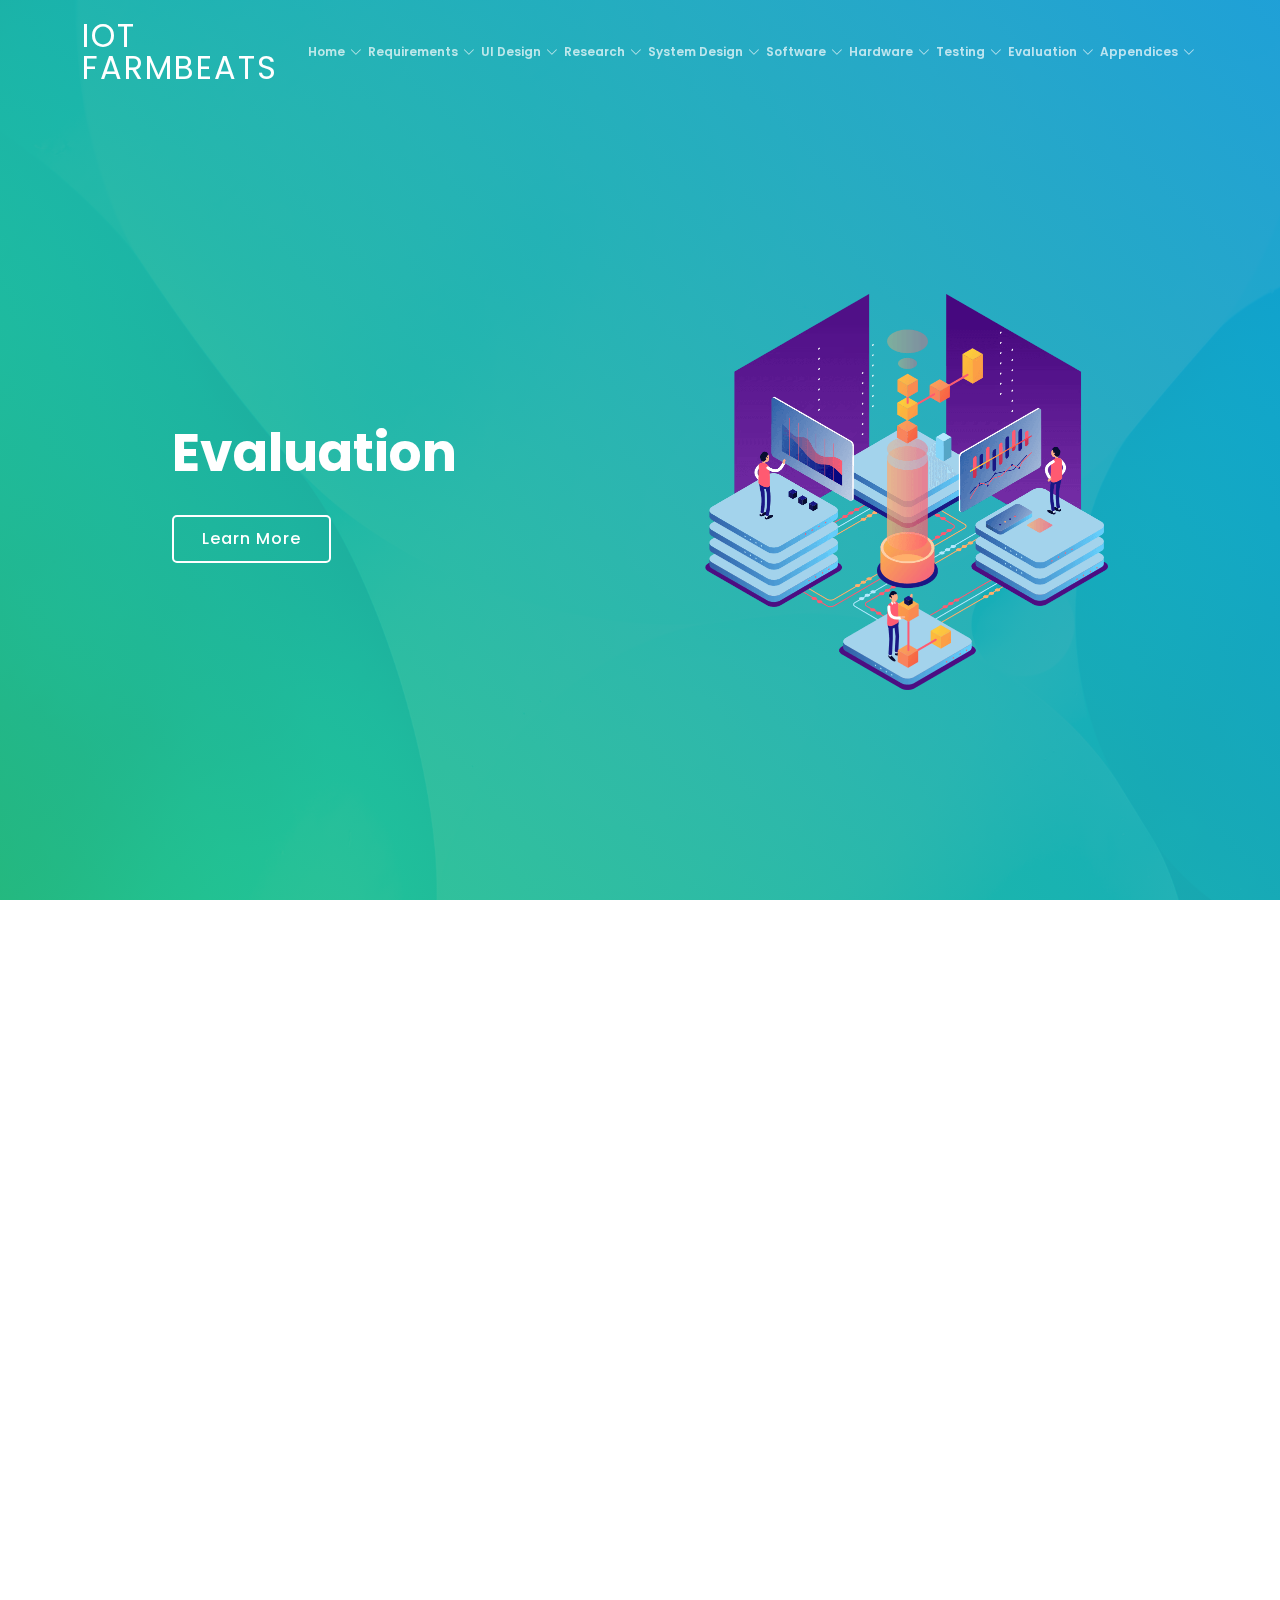
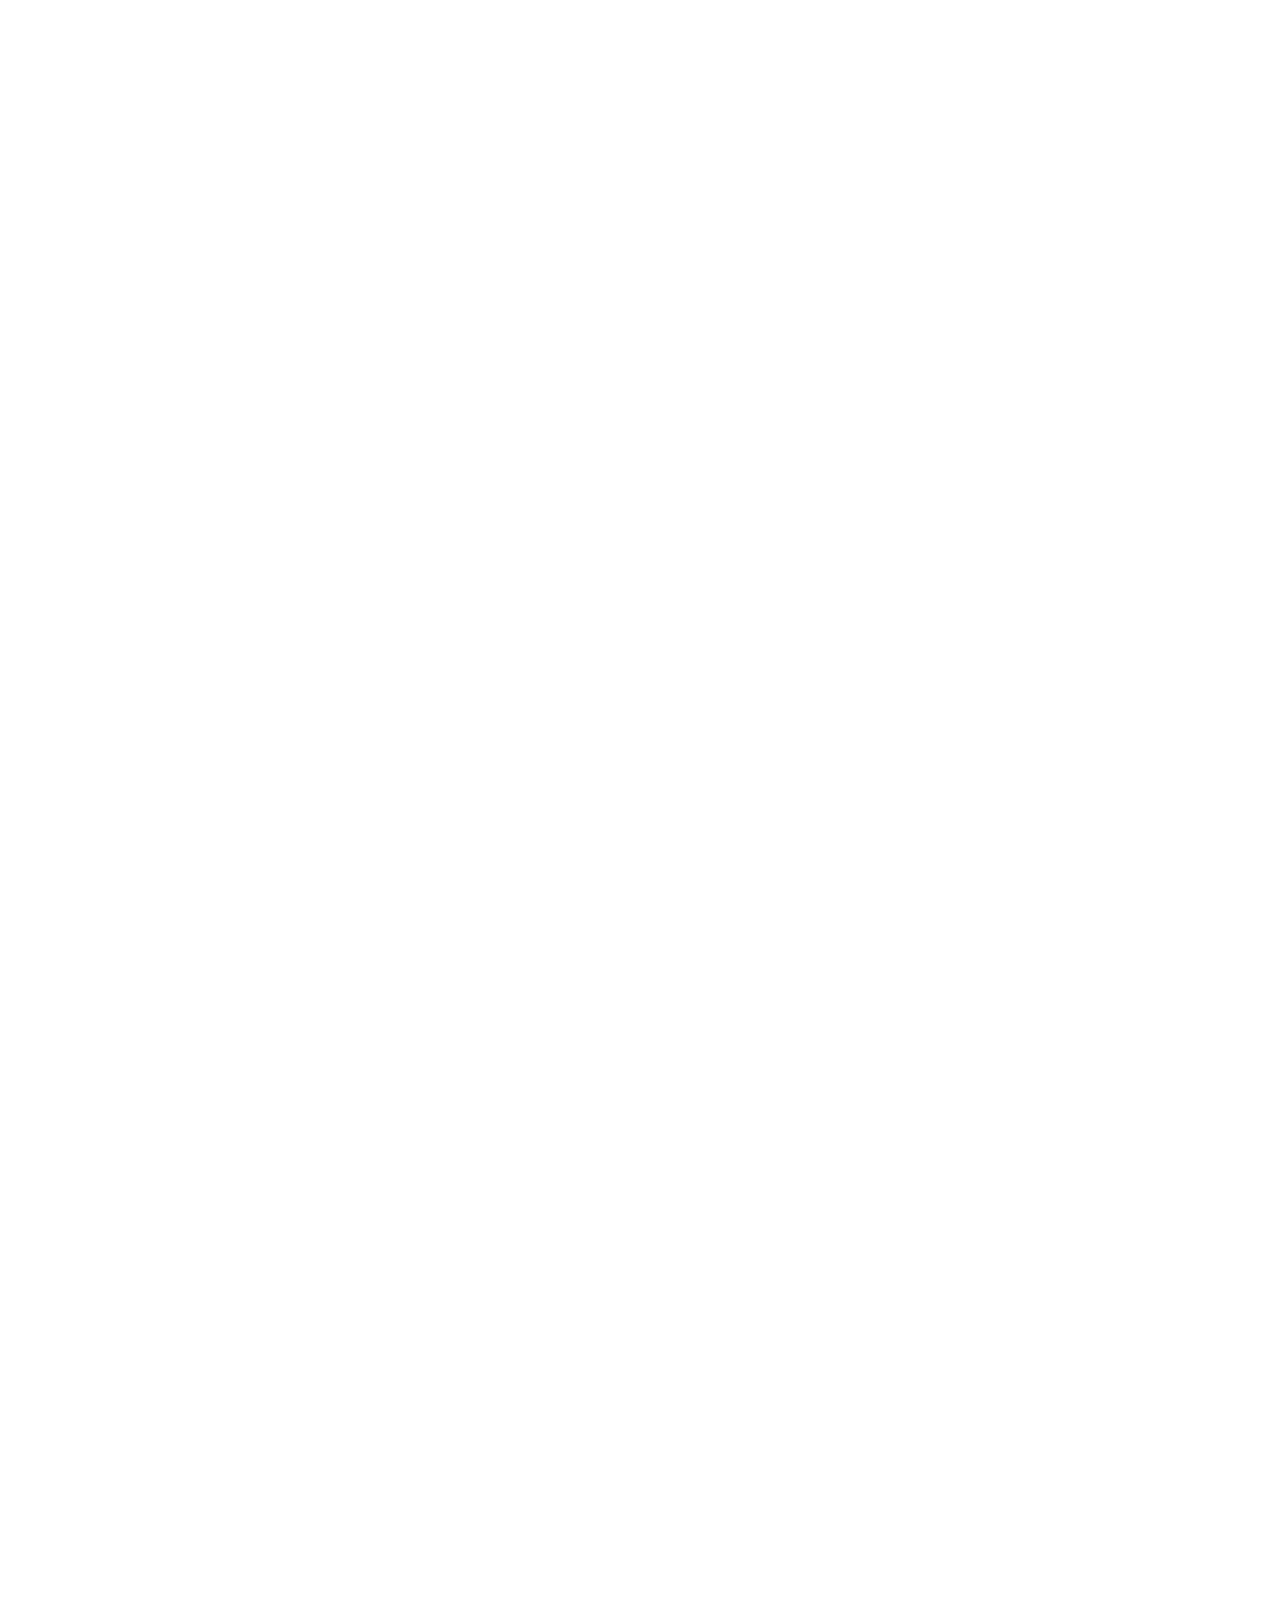
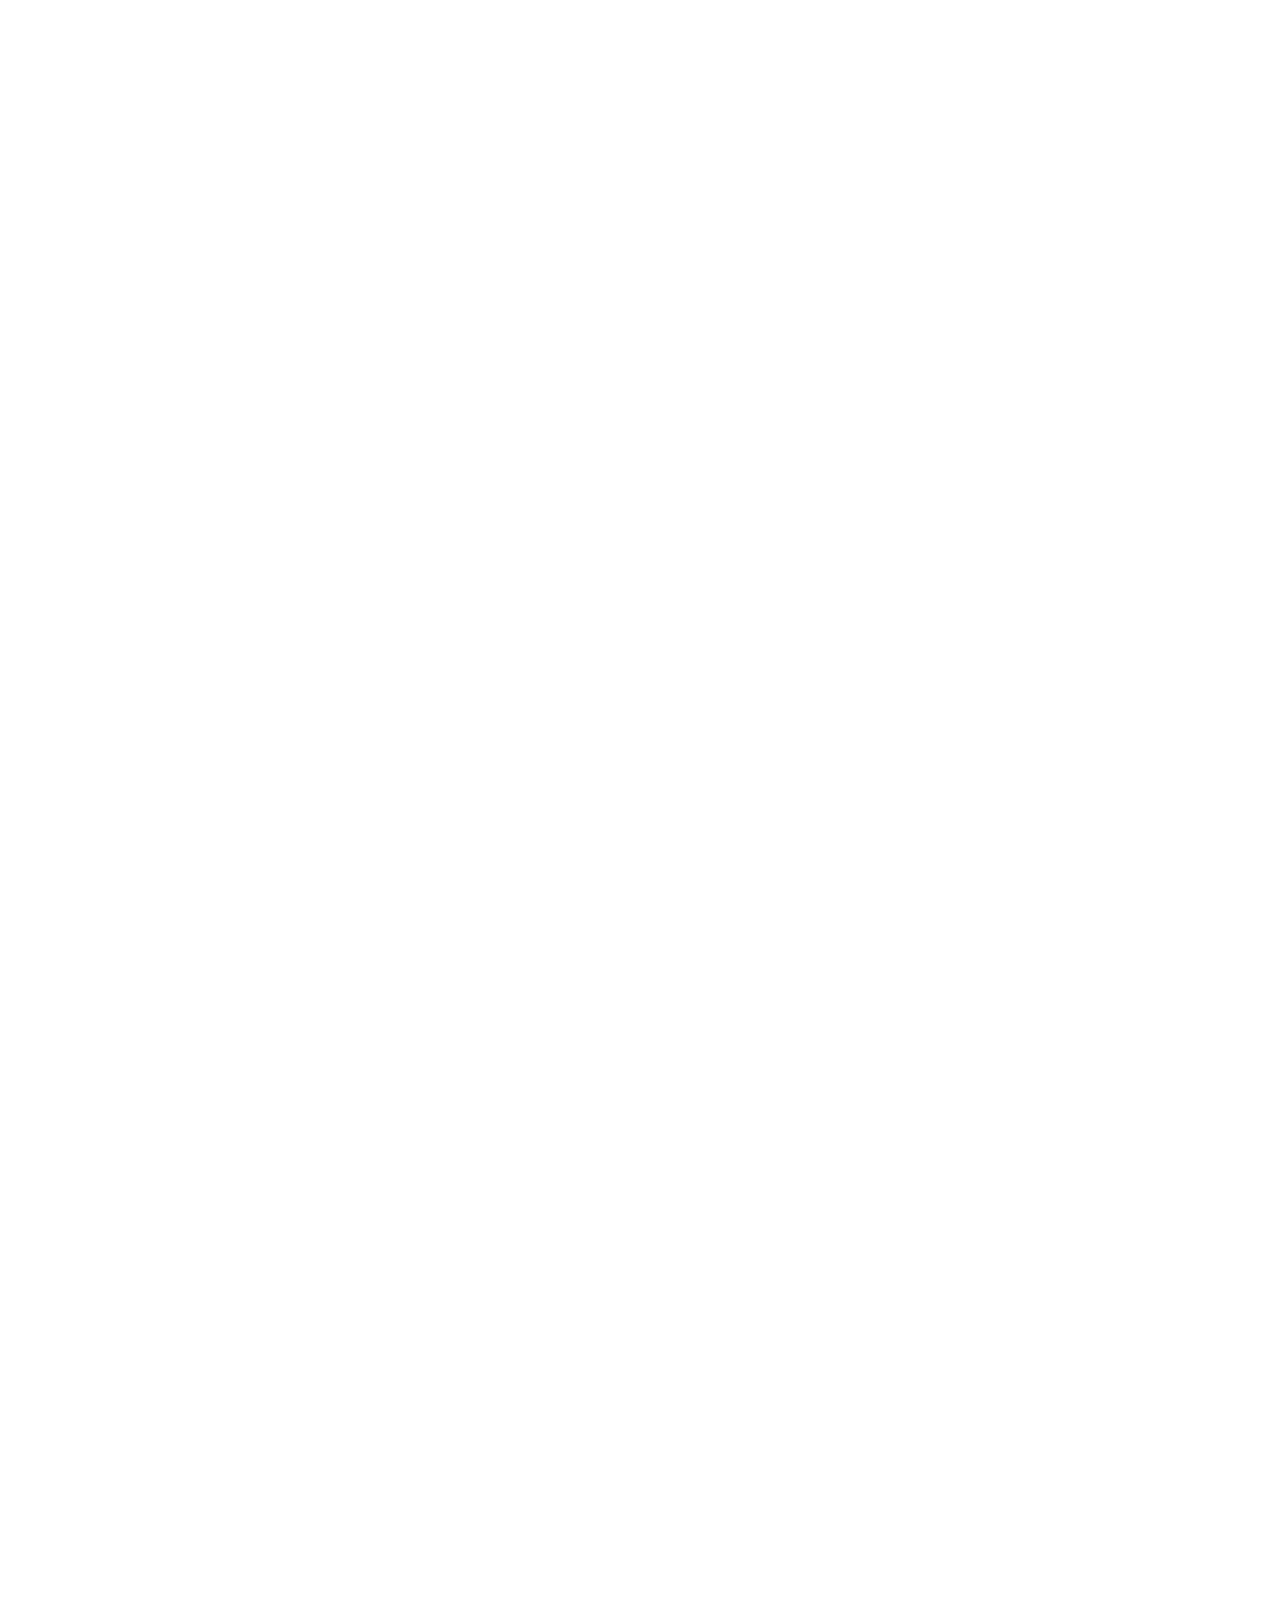
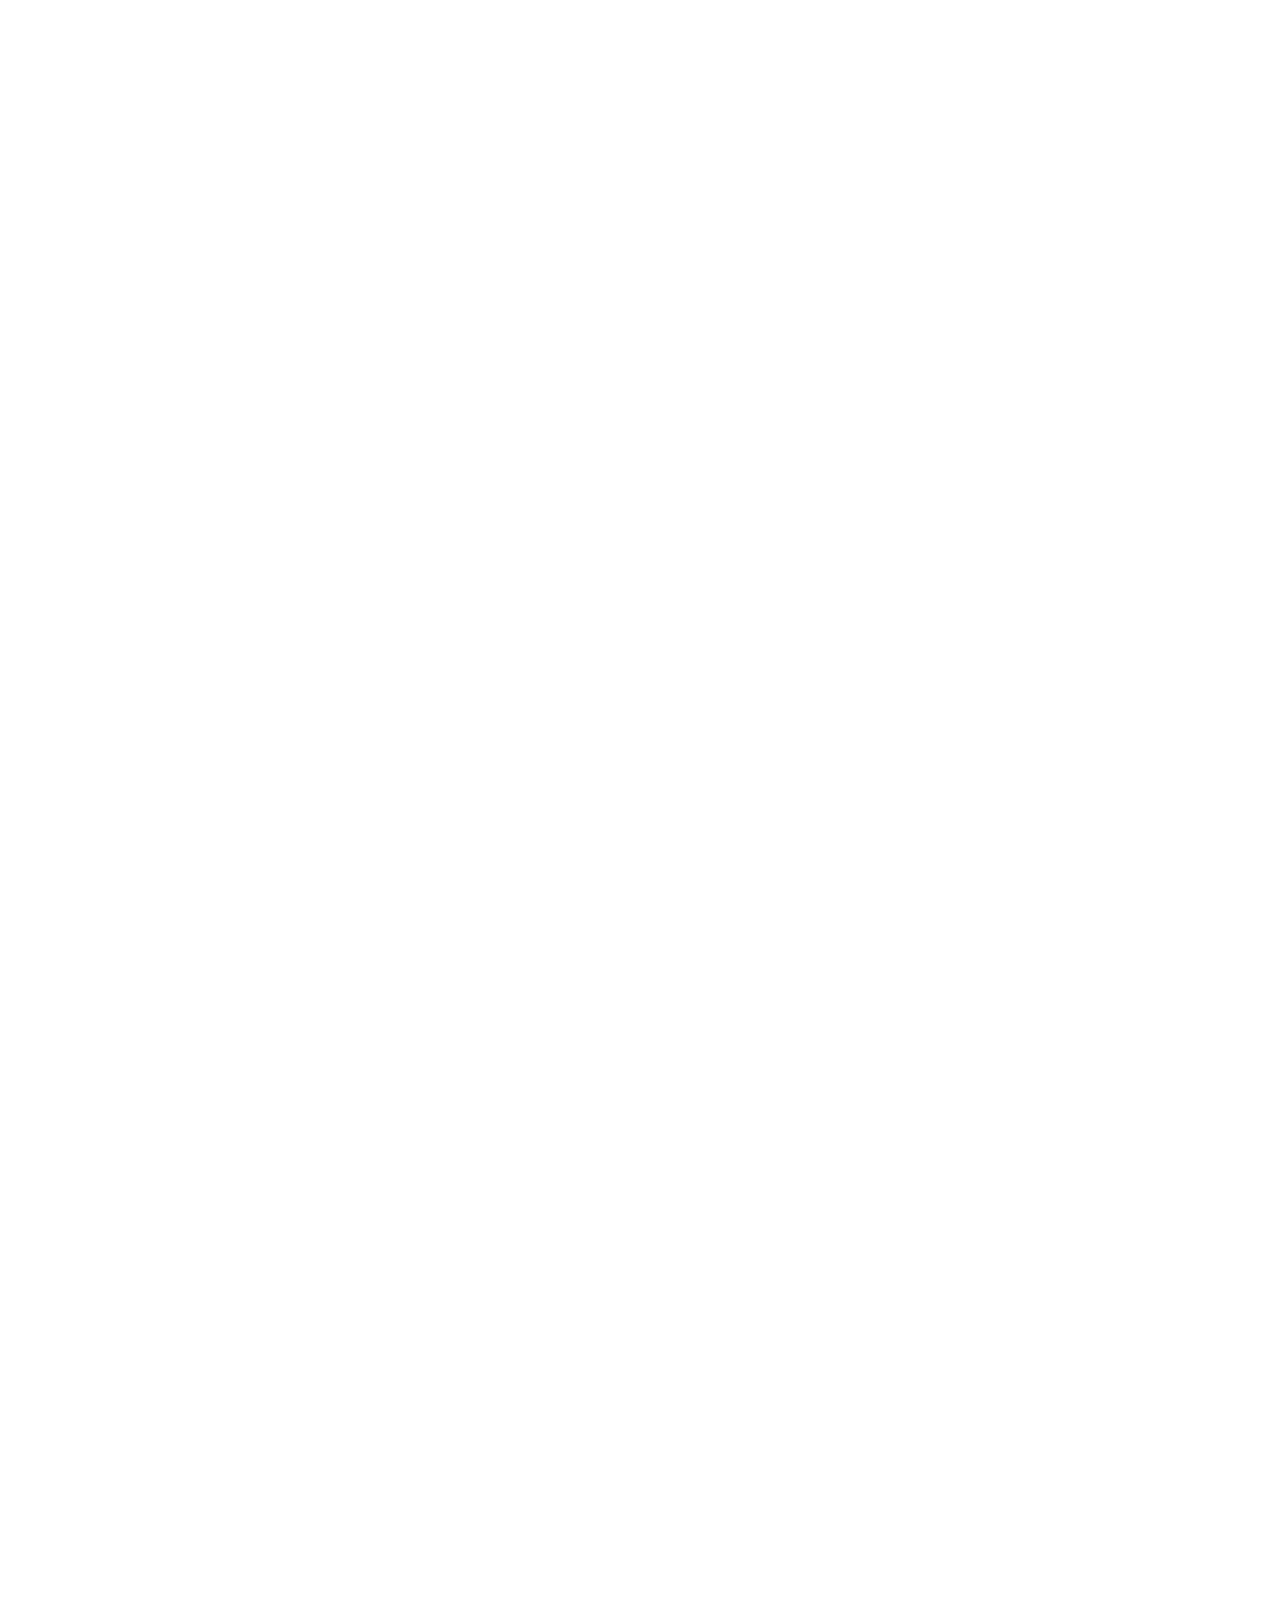
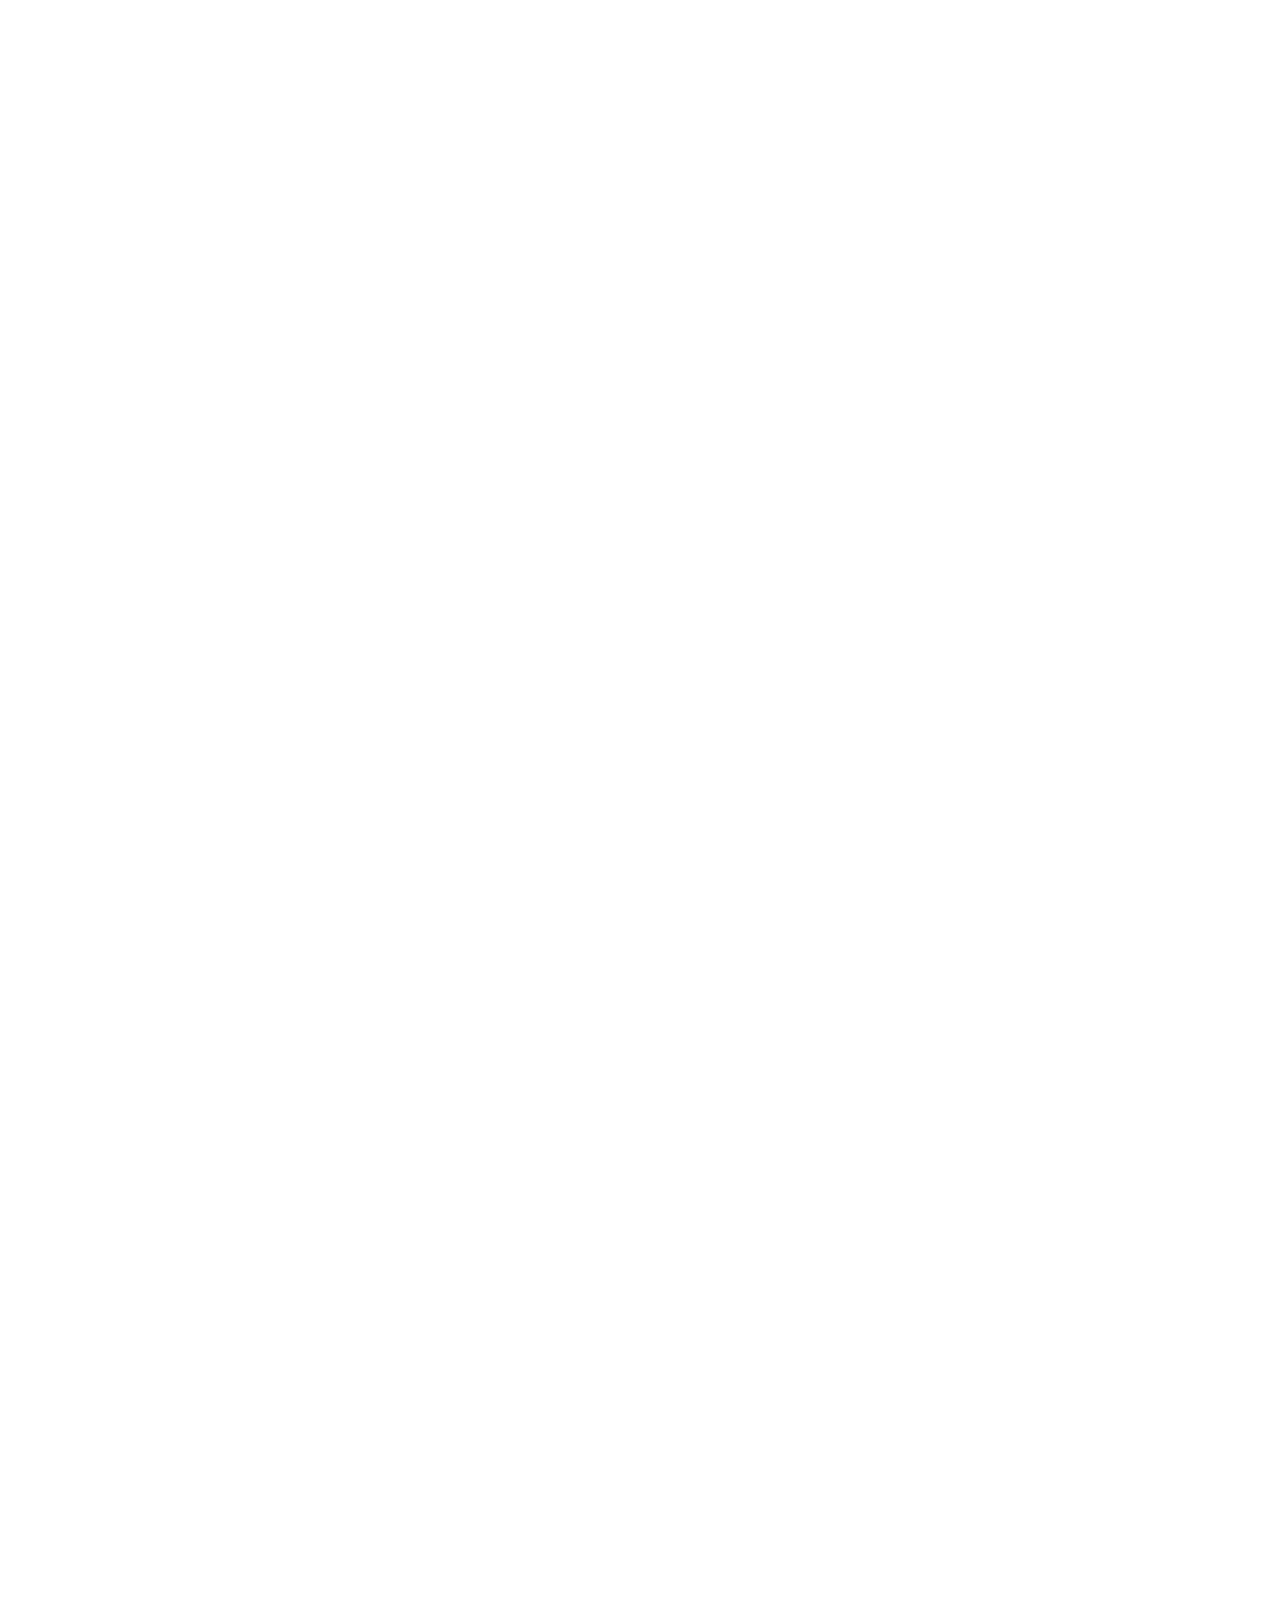
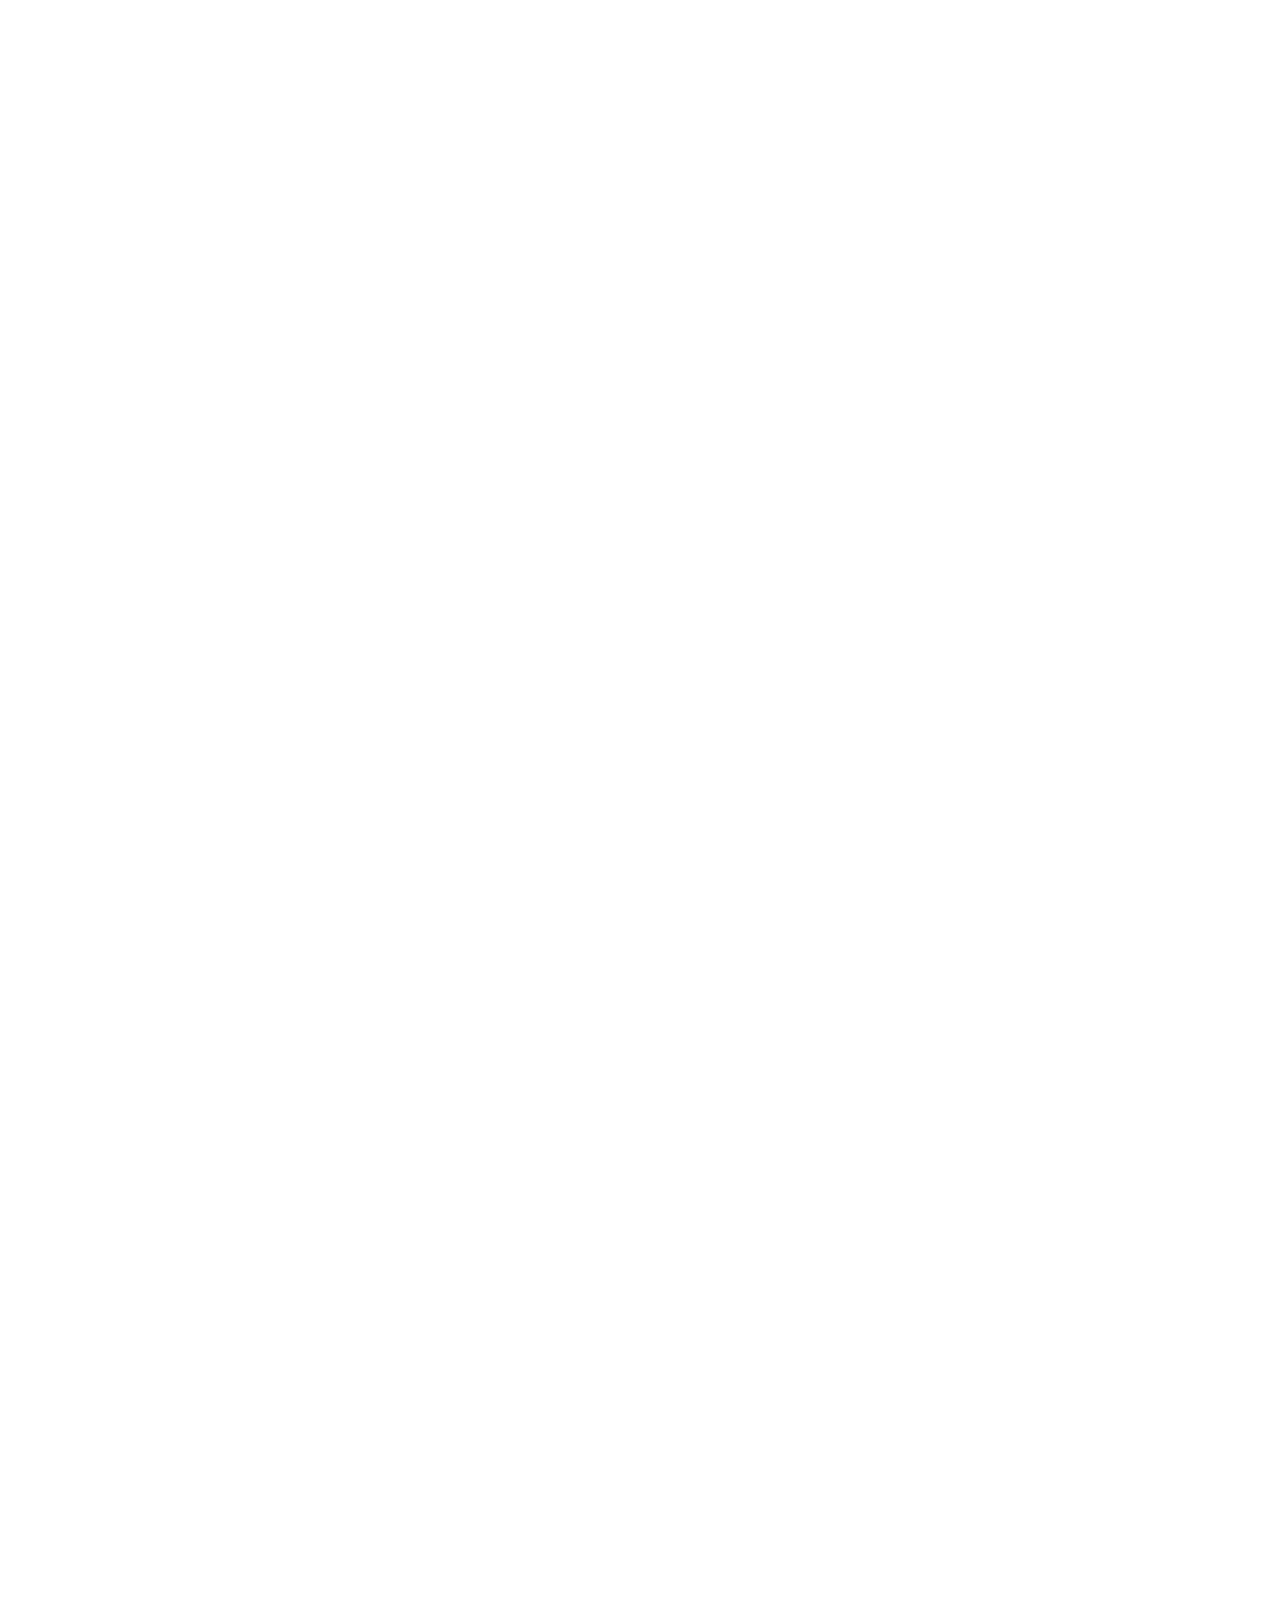
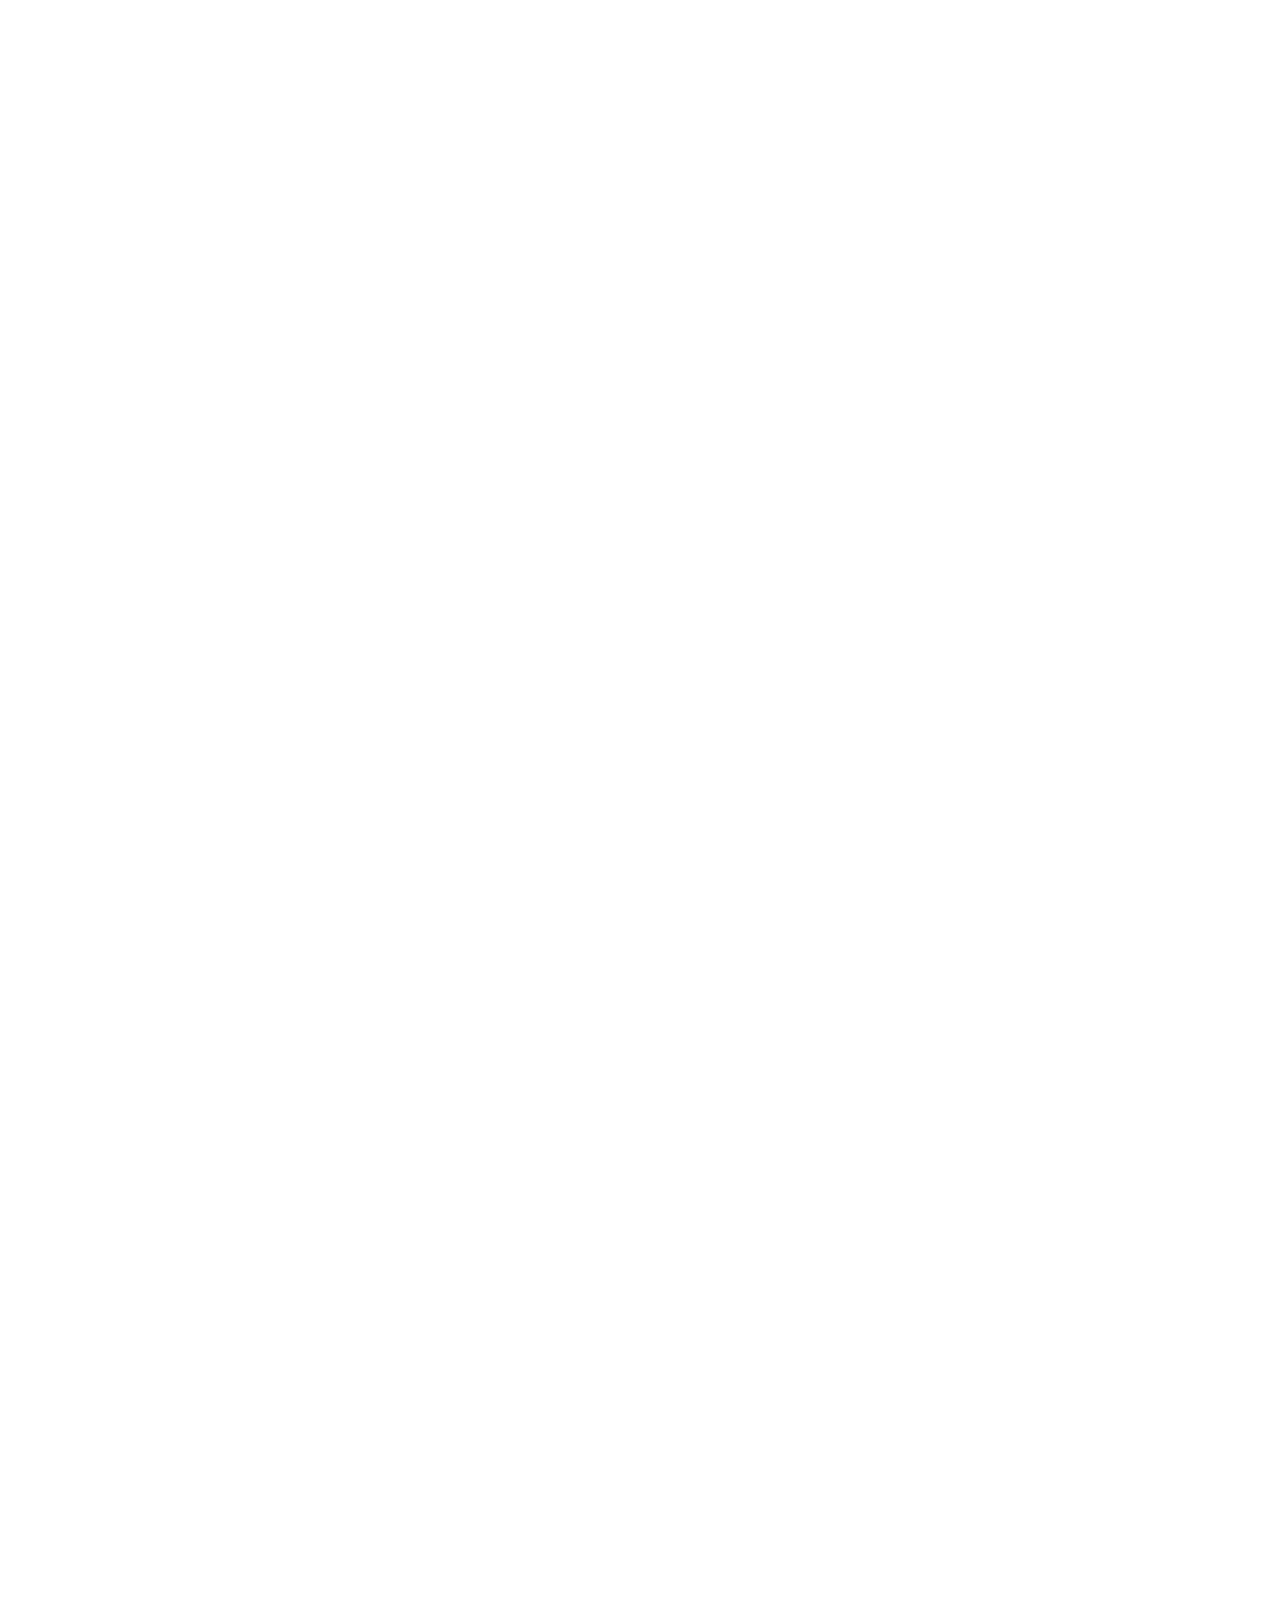
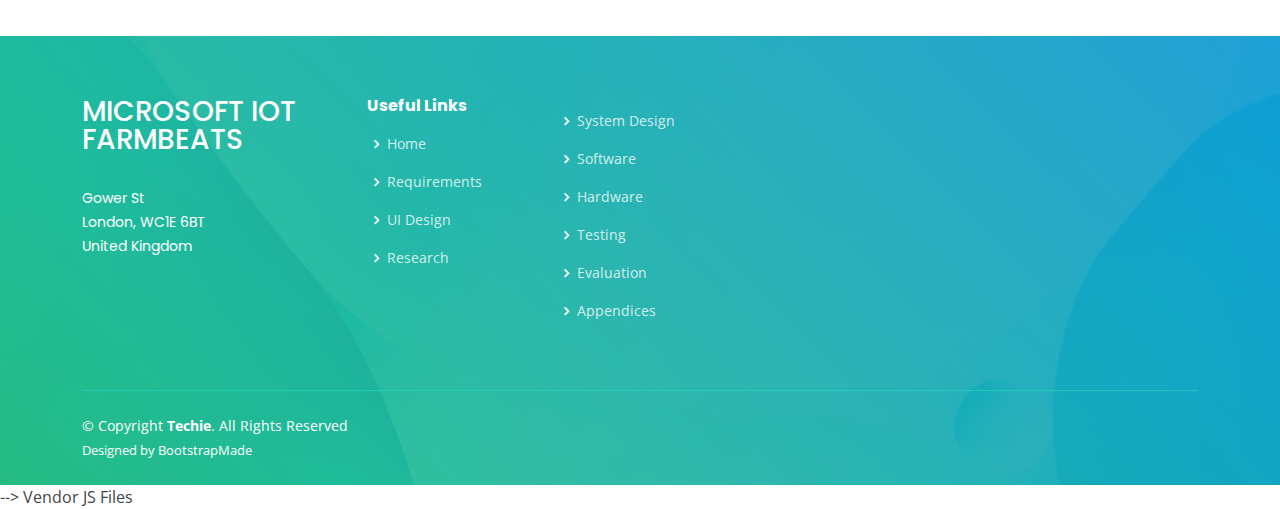
<file: team_28_website/evaluation.html>
<!DOCTYPE html>
<html lang="en">

<head>
  <meta charset="utf-8">
  <meta content="width=device-width, initial-scale=1.0" name="viewport">

  <title>Microsoft IoT FarmBeats - Index</title>
  <meta content="" name="description">
  <meta content="" name="keywords">

  <!-- Favicons -->
  <link href="assets/img/favicon.png" rel="icon">
  <link href="assets/img/apple-touch-icon.png" rel="apple-touch-icon">

  <!-- Google Fonts -->
  <link href="https://fonts.googleapis.com/css?family=Open+Sans:300,300i,400,400i,600,600i,700,700i|Roboto:300,300i,400,400i,500,500i,600,600i,700,700i|Poppins:300,300i,400,400i,500,500i,600,600i,700,700i" rel="stylesheet">

  <!-- Vendor CSS Files -->
  <link href="assets/vendor/aos/aos.css" rel="stylesheet">
  <link href="assets/vendor/bootstrap/css/bootstrap.min.css" rel="stylesheet">
  <link href="assets/vendor/bootstrap-icons/bootstrap-icons.css" rel="stylesheet">
  <link href="assets/vendor/boxicons/css/boxicons.min.css" rel="stylesheet">
  <link href="assets/vendor/glightbox/css/glightbox.min.css" rel="stylesheet">
  <link href="assets/vendor/swiper/swiper-bundle.min.css" rel="stylesheet">

  <!-- Template Main CSS File -->
  <link href="assets/css/style.css" rel="stylesheet">

  <!-- =======================================================
  * Template Name: Techie - v4.7.0
  * Template URL: https://bootstrapmade.com/techie-free-skin-bootstrap-3/
  * Author: BootstrapMade.com
  * License: https://bootstrapmade.com/license/
  ======================================================== -->
</head>

<body>

  <!-- ======= Header ======= -->
  <header id="header" class="fixed-top ">
    <div class="container d-flex align-items-center justify-content-between">
      <h1 class="logo"><a href="index.html">IoT FarmBeats</a></h1>
      <!-- Uncomment below if you prefer to use an image logo -->
      <!-- <a href="index.html" class="logo"><img src="assets/img/logo.png" alt="" class="img-fluid"></a>-->

      <nav id="navbar" class="navbar">
        <ul>
          <ul>
            <!-- <li><a class="nav-link scrollto active" href="#hero">Home</a></li> -->
            <li class="dropdown"><a href="index.html"><span>Home</span> <i class="bi bi-chevron-down"></i></a>
             <ul>
              <li><a href="index.html#abstract">Abstract</a></li>
              <li><a href="index.html#project intro video">Project Introduction Video</a></li>
              <li><a href="index.html#team">Development Team</a></li>
              <li><a href="index.html#project management">Project Management</a></li>
            </ul>
          <li class="dropdown"><a href="requirements.html"><span>Requirements</span> <i class="bi bi-chevron-down"></i></a>
            <ul>
              <li><a href="requirements.html#client introduction">Client Introduction</a></li>
              <li><a href="requirements.html#requirement gathering">Requirement Gathering</a></li>
              <li><a href="requirements.html#interview">Interview</a></li>
              <li><a href="requirements.html">Project Management</a></li>
            </ul>
            <li class="dropdown"><a href="ui_design.html"><span>UI Design</span> <i class="bi bi-chevron-down"></i></a>
              <ul>
                  <li><a href="ui_design.html#design principles">Design Principles</a></li>
                  <li><a href="ui_design.html#sketches">Hand Drawn Sketches</a></li>
                  <li><a href="ui_design.html#prototype">Prototype with Proto.io</a></li>
              </ul>
            <li class="dropdown"><a href="research.html"><span>Research</span> <i class="bi bi-chevron-down"></i></a>
              <ul>
                  <li><a href="research.html#related projects review">Related Projects Review</a></li>
                  <li><a href="research.html#technology review">Technology Review</a></li>
                  <li><a href="research.html#solution summary">Solution Summary </a></li>
                  <li><a href="research.html#reference">Research References </a></li>
              </ul>
              <li class="dropdown"><a href="system_design.html"><span>System Design</span> <i class="bi bi-chevron-down"></i></a>
                <ul>
                    <li><a href="system_design.html#edge device">Edge Device System Design</a></li>
                    <li><a href="system_design.html#azure cloud">Azure Cloud System Design</a></li>
                    <li><a href="system_design.html#desktop app">Desktop App System Design</a></li>
                </ul>
            <li class="dropdown"><a href="software_implementation.html"><span>Software</span> <i class="bi bi-chevron-down"></i></a>
            <ul>
                <li><a href="software_implementation.html#overview">Overview</a></li>
                <li><a href="software_implementation.html#sensor and actuators">Sensor and Actuators</a></li>
                <li><a href="software_implementation.html#data analysis">Data Analysis</a></li>
                <li><a href="software_implementation.html</a></li>
                <li><a href="software_implementation.html#gui">GUI</a></li>
            </ul>
            <li class="dropdown"><a href="hardware.html"><span>Hardware</span> <i class="bi bi-chevron-down"></i></a>
                <ul>
                  <li><a href="hardware.html#design">Design</a></li>
                  <li><a href="hardware.html#implementation">Implementation</a></li>
                  <li><a href="hardware.html#hardware_info">Hardware Information</a></li>
                </ul>
            <li class="dropdown"><a href="testing.html"><span>Testing</span> <i class="bi bi-chevron-down"></i></a>
                <ul>
                    <li><a href="testing.html#testing strategy">Testing Strategy</a></li>
                    <li><a href="testing.html#unit and int testing">Unit and Integration Testing</a></li>
                    <li><a href="testing.html#user testing">User Acceptance Testing</a></li>
                </ul>
            <li class="dropdown"><a href="#hero"><span>Evaluation</span> <i class="bi bi-chevron-down"></i></a>
                <ul>
                    <li><a href="#summary of achievements">Summary of Achievements</a></li>
                    <li><a href="#list of bugs">List of Bugs</a></li>
                    <li><a href="#individual contribution">Individual Contribution</a> </li>
                    <li><a href="#evaluation">Critical Evaluation of the Project</a></li>
                    <li><a href="#future work">Future Work</a></li>

                </ul>
            <li class="dropdown"><a href="appendices.html"><span>Appendices</span> <i class="bi bi-chevron-down"></i></a>
                <ul>
                    <li><a href="appendices.html#user manual">User Manual</a></li>
                    <li><a href="appendices.html#deployment manual">Deployment Manual</a></li>
                    <li><a href="appendices.html#blog">Blog and Videos</a></li>
                    <li><a href="appendices.html#video">GitHub and Licenses</a></li>
                </ul>
        </ul>
        <i class="bi bi-list mobile-nav-toggle"></i>
      </nav><!-- .navbar -->

    </div>
  </header><!-- End Header -->

    <!-- ======= Hero Section ======= -->
    <section id="hero" class="d-flex align-items-center">
        <div class="container-fluid" data-aos="fade-up">
            <div class="row justify-content-center">
            <div class="col-xl-5 col-lg-6 pt-3 pt-lg-0 order-2 order-lg-1 d-flex flex-column justify-content-center">
                <h1>Evaluation</h1>
                <div><a href="#summary of achievements" class="btn-get-started scrollto">Learn More</a></div>
            </div>
            <div class="col-xl-4 col-lg-6 order-1 order-lg-2 hero-img" data-aos="zoom-in" data-aos-delay="150">
                <img src="assets/img/hero-img.png" class="img-fluid animated" alt="">
            </div>
            </div>
        </div>
    </section><!-- End Hero -->
    

  <main id="main">  
    <!-- ======= Summary of Achievements Section ======= -->
    <section id="summary of achievements" class="section1">
        <div class="container">
          <div data-aos="fade-right">
              <h1>Summary of Achievements</h1>

              <h3>Functional Requirements</h3>

          <style>
            table, th, td {
              border:1px solid black;
              padding: 10px;
            }
           </style>

          <table style="width: 100%">
            <colgroup>
              <col span="1" style="width: 5%;">
              <col span="1" style="width: 60%;">
              <col span="1" style="width: 10%;">
              <col span="1" style="width: 10%;">
              <col span="1" style="width: 10%;">
            </colgroup>
            <tr>
              <th style="text-align:center">ID</th>
              <th>Requirement Description </th>
              <th>Type</th>
              <th>Complete</th>
              <th>Contributor</th>
            </tr>
            <tr>
              <td style="text-align:center">1</td>
              <td>
                Set up a circuit system with three plants in a plastic 
                container with devices connected (raspberry pi, sensors, and actuators). 
              </td>
              <td>Must have </td>
              <td style="text-align:center"><span>&#10003;</span></td>
              <td>All</td>

            </tr>
            <tr>
              <td style="text-align:center">2</td>
              <td>
                Implement data collection for brightness and humidity subsystems. 
                Get input from sensors in regular intervals and store them on the 
                raspberry pi.  
              </td>
              <td>Must have </td>
              <td style="text-align:center"><span>&#10003;</span></td>
              <td>Szymon</td>
            </tr>
            <tr>
              <td style="text-align:center">3</td>
              <td>
                Add control to the system (simple PID (Proportional Integral Derivative) 
                control) for brightness and humidity subsystems.  
              </td>
              <td>Must have </td>
              <td style="text-align:center"><span>&#10003;</span></td>
              <td>Harry</td>
            </tr>
            <tr>
              <td style="text-align:center">4</td>
              <td>Create a simple user interface that displays sensor readings and actuation status.  </td>
              <td>Must have </td>
              <td style="text-align:center"><span>&#10003;</span></td>
              <td>Angela</td>
            </tr>

            <tr>
              <td style="text-align:center">5</td>
              <td>Create a cloud-based data collection and storage system using: 
                <ul>
                <li>Azure IoT Hub to communicate with IoT devices (Raspberry Pi) and collect data from it. </li>
                <li>Azure SQL Database which stores and gives access to collected data. </li>
                <li>Azure StreamAnalytics Job, which inserts data collected by the IoT Hub into the SQL DB. </li>
              </ul>
            </td>
              <td>Should have </td>
              <td style="text-align:center"><span>&#10003;</span></td>
              <td>Szymon</td>
            </tr>

            <tr>
              <td style="text-align:center">6</td>
              <td> Allow the GUI to access the database and display data live. </td>
              <td>Should have </td>
              <td style="text-align:center"><span>&#10003;</span></td>
              <td>Angela</td>

            </tr>
            <tr>
              <td style="text-align:center">7</td>
              <td> Implement data collection for water and heating subsystems. </td>
              <td>Should have </td>
              <td style="text-align:center"><span>&#10003;</span></td>
              <td>Szymon</td>
            </tr>

            <tr>
              <td style="text-align:center">8</td>
              <td> Add control to the system for water subsystem. </td>
              <td>Should have</td>
              <td style="text-align:center"><span>&#10003;</span></td>
              <td>Szymon and Harry</td>
            </tr>

            <tr>
              <td style="text-align:center">9</td>
              <td> Create a desktop App with a GUI: 
                <ul>
                <li>A graph of real data being collected live, showing the most recent n values. </li>
                <li>GUI includes automatic mode that allows sspecified ideal temperature, humidity and soil moisture values for the subsystem to maintain in the GUI. </li>
                </ul>
              </td>
              <td>Should have </td>
              <td style="text-align:center"><span>&#10003;</span></td>
              <td>Angela</td>
            </tr>

            <tr>
              <td style="text-align:center">10</td>
              <td> Scale and message suggestions are based on a configuration file containing all information about a specific plant profile.</td>
              <td>Should have </td>
              <td style="text-align:center"><span>&#10003;</span></td>
              <td>Angela</td>
            </tr>

            <tr>
              <td style="text-align:center">11</td>
              <td> Allow user to upload their own configuration file for a different plant profile.</td>
              <td>Should have </td>
              <td style="text-align:center"><span>&#10003;</span></td>
              <td>Angela</td>
            </tr>

            <tr>
              <td style="text-align:center">12</td>
              <td>Include a manual mode in the GUI where users can turn on/off the fans, sprinkler and LED lights, and also adjust the brightness.</td>
              <td>Could have</td>
            </tr>

            <tr>
              <td style="text-align:center">13</td>
              <td> Perform data analysis on the sensor data:
                <ul>
                <li>AI model for inference on the data. </li>
                <li>Create predictions. </li>
                <li>The program allows input for optimal condition.</li>
                </ul>
              </td>
              <td>Could have </td>
            </tr>

            <tr>
              <td style="text-align:center">14</td>
              <td> Continue AI model training with the system we have. 
              </td>
              <td>Could have </td>
            </tr>

            <tr>
              <td style="text-align:center">15</td>
              <td> Add AI camera to the system:
                <ul>
                  <li> Cut a hole for the camera lens so it can point directly at the plants. </li>
                </ul>
              </td>
              <td>Could have </td>
            </tr>

            <tr>
              <td style="text-align:center">16</td>
              <td> Perform data analysis on the camera data:
                <ul>
                  <li>Recognise each leaf. </li>
                  <li>Determine how dry each leaf is.</li>
                  <li>Detect abnormal properties on leaf e.g. spots.</li>
                </ul>
              </td>
              <td>Could have </td>
            </tr>

            <tr>
              <td style="text-align:center">17</td>
              <td> Allow the camera to classify plants and detect stress levels of plants:
                <ul>
                  <li>Further training with more online pictures for different plants. </li>
                  <li>Take in input from the camera to create predictions of how the plant might grow in the future.</li>
                </ul>
              </td>
              <td>Could have </td>
            </tr>

            </li>
          </table>
          <br>

          <p> 
            Must/ Shoud have requirements: 100% Complete.<br>
            Optional could have requirements: 0% Complete
          </p>


          <br>
          <h3>Non-functional Requirements</h3>
          <table style="width: 100%">
            <colgroup>
              <col span="1" style="width: 5%;">
              <col span="1" style="width: 60%;">
              <col span="1" style="width: 10%;">
              <col span="1" style="width: 10%;">
              <col span="1" style="width: 10%;">
            </colgroup>
            <tr>
              <th style="text-align:center">ID</th>
              <th>Requirement Description </th>
              <th>Type</th>
              <th>Complete</th>
              <th>Contributor</th>
            </tr>

            <tr>
              <td style="text-align:center">18</td>
              <td> Create an easy-to-use GUI that allows users to view profiles for each subsystem 
                separately. Ensure response time to interaction is minimal. 
              </td>
              <td>Must have </td>
              <td style="text-align:center"><span>&#10003;</span></td>
              <td>Angela</td>
            </tr>

            <tr>
              <td style="text-align:center">19</td>
              <td> Ensure the system is scalable up to industry level: allowing up to thousands of 
                sensor and actuator data to be collected by system and stored in database. 
              </td>
              <td>Must have </td>
              <td style="text-align:center"><span>&#10003;</span></td>
              <td>Szymon and Harry</td>
            </tr>

            <tr>
              <td style="text-align:center">20</td>
              <td> Ensure the actuation controlled by system is reliable and does not produce errors. 
              </td>
              <td>Must have </td>
              <td style="text-align:center"><span>&#10003;</span></td>
              <td>Szymon and Harry</td>
            </tr>

            <tr>
              <td style="text-align:center">21</td>
              <td> Ensure the system follows an extensible design, allowing new features to be 
                easily added in the future. 
              </td>
              <td>Must have </td>
              <td style="text-align:center"><span>&#10003;</span></td>
              <td>All</td>
            </tr>

            <tr>
              <td style="text-align:center">22</td>
              <td> Ensure security of cloud services by ensuring all keys are kept privately and firewalls are set up correctly. 
              </td>
              <td>Must have </td>
              <td style="text-align:center"><span>&#10003;</span></td>
              <td>Szymon</td>
            </tr>

            <tr>
              <td style="text-align:center">23</td>
              <td> Ensure the data stored on database is available if there is internet connection. 
              </td>
              <td>Should have </td>
              <td style="text-align:center"><span>&#10003;</span></td>
              <td>Szymon</td>
            </tr>

            <tr>
              <td style="text-align:center"> 24 </td>
              <td> Ensure the delay time between data being saved in database and time of data collection
                 is no more than 30 seconds. 
              </td>
              <td>Should have </td>
              <td style="text-align:center"><span>&#10003;</span></td>
              <td>Szymon</td>
            </tr>

            <tr>
              <td style="text-align:center"> 25 </td>
              <td> Write comprehensive documentation for all code. 
              </td>
              <td>Could have </td>
            </tr>

            <tr>
              <td style="text-align:center">26</td>
              <td> Create CI/CD workflow for the documentation: 
                <ul>
                  <li>Sphinx documentation generation </li>
                  <li>Automatic GH pages deployment </li>
                </ul>
              </td>
              <td>Could have </td>
            </tr>

            <tr>
              <td style="text-align:center"> 27 </td>
              <td> Have a complete code coverage when testing.
              </td>
              <td>Could have </td>
            </tr>

          </table>
          <br>

          <p> 
            Must/ Shoud have requirements: 100% Complete.<br>
            Optional could have requirements: 0% Complete
          </p>
          </div>
  
        </div>
    </section><!-- Summary of Achievements Section -->

    <!-- ======= List of Bugs Section ======= -->
    <section id="list of bugs" class="section1">
      <div class="container">
        <div data-aos="fade-right">
            <h1>List of Bugs</h1>
            <ul>
              <li>
                PID bug while implementing brightness subsystem. When implementing this analyzer using format PID, 
                we realised that the hardware somehow kept turning the led PWM high and low, instead of working on a
                 stable level. Unlike the humidity or soil moisture subsystems, brightness can be changed without any 
                 time lag and cannot be added up. That’s why our PID controller got confused and kept trying to fix it 
                 with larger and larger over fix. We fixed this bug by giving the controller output/feedback value a 
                 cap, as the led light we are using can only increase the brightness of the system, there’s no way to 
                 dim it if there’s a super bright light shining on our dark box.
              </li>
              <li>
                Humidity analyzer bug. When implementing this analyzer during testing, sometimes the DC fans will go the
                opposite direction. We found the reason is that it is trying to increase the system humidity but it is a
                piece of device that can only decrease humidity by changing air. We fixed this by setting a minimum cap for 
                our feedback on the analyzer to set the value. Our system increase system humidity based on plant and water 
                container passive evacuate.
              </li>
              <li>
                Testing bug while implementing test using <code>pytest</code> mock. The bug we met was as our <code>Sensor</code> and <code>Actuator</code> classes 
                are not compatible with our pytest mock, as we don’t have a return value or output directly. We end up testing those classes by using dummy 
                outputs and checkout the actuation of hardware and the read from sensors.
              </li>
              <li>
                The water level GUI has several blue rectangles being drawn on Canvas at the same time. This bug is due to the 
                canvas didn’t delete the original rectangle after the newer one arrived. We fixed it by deleting the previous 
                rectangle before drawing a new one.
              </li>
              <li>
                <p>
                Light sensor sometimes caused an exception to be thrown by the <code>smbus</code> library: an IO Error. After some research, 
                we concluded it is the I2C bus losing the connection with the sensor temporarily. This was a dangerous bug, as 
                it caused the program to crash and not turn off all peripherals correctly (LED remaining at the same brightness, 
                fans still spinning, if the pump was mid pumping, it may have even continued pumping and flooded the system!). 
                Our solution was to repeat the sensor reading attempts a few times, and if it still couldn't get a reading, raise 
                a <code>SensorException</code> exception, which gets caught in the main and gracefully exits the program, powering everything off.
                </p>

               <img src="assets/img/evaluation/bug1.png" class="img-fluid" alt="" style="width:700px;height:300px;">
               <p>
                Here is a picture of the system failing after losing connection to the sensor, and shutting down.
               </p>
               <img src="assets/img/evaluation/bug2.png" class="img-fluid" alt="" style="width:700px;height:300px;">
               <p> And here it managed to recover, and continue running!</p>


              </li>
            </ul>
        </div>

      </div>
    </section><!-- List of Bugs Section -->

    <!-- ======= Individual Contribution Section ======= -->
    <section id="individual contribution" class="section1">
      <div class="container">
        <div data-aos="fade-right">
            <h1>Individual Contribution</h1>

            <style>
              table, th, td {
                border:1px solid black;
                padding: 10px;
              }
             </style>
  
            <table style="width: 100%">
              <colgroup>
                <col span="1" style="width: 25%;">
                <col span="1" style="width: 25%;">
                <col span="1" style="width: 25%;">
                <col span="1" style="width: 25%;">
              </colgroup>
              <tr>
                <th style="text-align:center">Task</th>
                <th style="text-align:center">Angela (%) </th>
                <th style="text-align:center">Szymon (%) </th>
                <th style="text-align:center">Harry (%) </th>
              </tr>

              <tr>
                <td style="text-align:center">Client Liaison</td>
                <td style="text-align:center">30</td>
                <td style="text-align:center">40</td>
                <td style="text-align:center">30</td>
              </tr>

              <tr>
                <td style="text-align:center">Requirement Analysis</td>
                <td style="text-align:center">33</td>
                <td style="text-align:center">33</td>
                <td style="text-align:center">33</td>
              </tr>

              <tr>
                <td style="text-align:center">Research and Experiments</td>
                <td style="text-align:center">25</td>
                <td style="text-align:center"> 40</td>
                <td style="text-align:center">35</td>
              </tr>

              <tr>
                <td style="text-align:center">UI Design</td>
                <td style="text-align:center">60</td>
                <td style="text-align:center">20</td>
                <td style="text-align:center">20</td>
              </tr>

              <tr>
                <td style="text-align:center">Hardware Implementation</td>
                <td style="text-align:center">5</td>
                <td style="text-align:center">60</td>
                <td style="text-align:center">35</td>
              </tr>

              <tr>
                <td style="text-align:center">Coding</td>
                <td style="text-align:center">25</td>
                <td style="text-align:center">42</td>
                <td style="text-align:center">33</td>
              </tr>

              <tr>
                <td style="text-align:center">Testing</td>
                <td style="text-align:center">40</td>
                <td style="text-align:center"> 30</td>
                <td style="text-align:center">30</td>
              </tr>

              <tr>
                <td style="text-align:center"> Report Website</td>
                <td style="text-align:center">63</td>
                <td style="text-align:center">18</td>
                <td style="text-align:center">18</td>
              </tr>

              <tr>
                <td style="text-align:center">Pitch Presentation</td>
                <td style="text-align:center">33</td>
                <td style="text-align:center">33</td>
                <td style="text-align:center">33</td>
              </tr>

              <tr>
                <td style="text-align:center">Blog Writing</td>
                <td style="text-align:center">70</td>
                <td style="text-align:center">15</td>
                <td style="text-align:center">15</td>
              </tr>

              <tr>
                <td style="text-align:center">Video Editing</td>
                <td style="text-align:center">33</td>
                <td style="text-align:center">33</td>
                <td style="text-align:center">33</td>
              </tr>

              <tr>
                <td style="text-align:center">Overall Contribution</td>
                <td style="text-align:center">38</td>
                <td style="text-align:center">33</td>
                <td style="text-align:center">29</td>
              </tr>

              <tr>
                <td style="text-align:center">Roles</td>
                <td>UI designer, Lead Frontend Developer,
                  Partial Backend Developer and Programmer for combining frontend and 
                  backend code.</td>
                <td>Software/Hardware Team Lead, 
                  Edge Device Backend Architect, Cloud Side Solution Designer,
                  and Backend Developer.</td>
                <td>Hardware Circuit Designer, Programmer for Data Analysis
                  and Backend Developer. </td>
              </tr>

            </table>
        </div>

      </div>
    </section><!-- Individual Contribution Section -->

    <!-- ======= Critical Evaluation of the Project Section ======= -->
    <section id="evaluation" class="section1">
        <div class="container">
          <div data-aos="fade-right">
              <h1>Critical Evaluation of the Project</h1>
              <br>

              <h3>User Interface / User Experience</h3>
              <p>
                After testing the GUI on several test users, the feedback provided demonstrated 
                that our design is simple and easy to use. All components of the GUI such as buttons, 
                scales and graphs operate without errors and had a very short response time. Many 
                users mentioned that the style of the buttons along with the consistent colour scheme
                and distinct frames for separating sections created an enjoyable user experience and
                enhanced the clarity of component indication. A key point in feedback was that users
                were able to use the system to its full potential with very few interactions which
                means that minimal effort and knowledge are required on the user's end to get farm
                information from the system.
              </p>

              <p>There were a few further extensions suggested that could help improve the system:</p>
              <ul>
                <li>Allow buttons to change colour when the mouse is hovering above it.</li>
                <li>
                  Add more graph features - for example, allow the user to enter the number 
                  of ticks shown on the x and y-axis, or control the number of sensor information 
                  being displayed on graph animation.
                </li>
                <li>Implement a config file parser to ensure only correct files can be loaded onto the system to avoid errors.</li>
                <li>Allow for manual control of system actuation.</li>
              </ul>
              <p>
                For the set requirements, the UI design meets all the must and should have statements,
                and is relatively similar to the original prototype produced. However, we made the 
                following changes for further improvements:
              </p>
              <ul>
                <li>
                  The title ‘Water Level’ for the subsystem is changed to ‘Soil Moisture’ as we believe 
                  this is a better representation of the factor affecting the plant.
                </li>
                <li>
                  On the profile page, we removed the ‘View Graph’ button and fit both the sensor value 
                  label with the live graph all in one frame as this uses up frame space more efficiently 
                  and reduced user action to obtain information on the current farm state.
                </li>
                <li>
                  An extra water level frame is added to the profile page for Soil Moisture with a scale 
                  diagram to inform the user of the state of the water container.
                </li>
                <li>
                  The ‘System Visualisation’ section is changed to ‘System Settings’ which adds a feature
                  that allows the user to upload their configuration file for a specific plant profile.
                </li>
              </ul>

              <h3>Functionality</h3>
              <p>
                Overall, our project demonstrates a working example of how IoT devices can be controlled
                by the Raspberry Pi to produce a control system that can optimise plant growth through storing
                data on the Azure database, analysing input data and outputting PID control calculation results
                to actuators. 
              </p>

              <h3>Stability</h3>
              <p>
                All data collected from the sensors and actuators are stored on the Azure SQL database which 
                is stable and reliable. The latest version showed 99.99% availability, allowing data to 
                be safely accessed from anywhere as long as there is an internet connection. In addition, 
                due to firewalls being set up with a secure password that is kept secret with the user, stability 
                in system security is guaranteed, ensuring data stored is accurate.
              </p>

              <p>
                Our current implemented database can store up to 64MB of data. This can be easily 
                extended with Azure if needed. Also, through tests, the Raspberry Pi can run for several hours
                at once for data collection to database. Since Azure is a reliable service, we can ensure that 
                the data can be stored on cloud for as long as the needed.
              </p>

              <h3>Efficiency</h3>
              <p>
                We have designed our communication to ensure data is sent as efficiently as possible. This is done 
                using multi-threading and through the publisher-subscriber design pattern. Multithreading allows 
                PID calculations to be made in smaller time intervals than data collection intervals, allowing for 
                a more accurate output value without increasing function calls for extra, unnecessary data collection. 
                The GUI is implemented to only make one single connection with the database when the app is instantiated 
                and closes the connection when the app is closed. This is a lot more efficient than opening and closing 
                connections every time data access is needed at every regular interval which would be time-consuming.
              </p>

              <h3>Compatibility</h3>
              <p>
                The GUI is designed to display components visibly on any PC device, such as Linux (tested on Ubuntu 20.04lts)
                 and Mac (tested on MacOS Big Sur 11.6.4) with no effect on performance. However, on different devices the GUI 
                 graphics may look a little different. We implemented our project on the Raspberry Pi 4 Grove kit. However,
                 we have designed our system to work on any other versions of the Raspberry pi.
              </p>

              <h3>Maintainability</h3>
              <p>
                Our code is structured to maximise maintainability through firstly separating the front end (<code>gui_code</code>) 
                from the back end (<code>src</code>). The front end code is then grouped to have a ‘view’ module for each page. 
                For example the '<code>profile_view</code>' stores all classes required to set up the page: 
              </p>
              <img src="assets/img/evaluation/profile_view_structure.png" class="img-fluid" alt="" style="width:250px;height:300px;">

              <p>
                Each component, such as scale and graph, is abstracted into its class, isolating the code so that it is easier to 
                implement and add extra features if needed. Further, the ‘<code>data_streamer</code>' module is separate, containing files related 
                to database access only, which is then called by the main GUI app to obtain data. This eases the debugging process of 
                SQL queries by just looking at the <code>data_streamer</code>.
              </p>

              <p>
                Under tools, we included the <code>constants.py</code> file to store features like frame padding and text font sizes so that the 
                values are consistently used across the whole GUI system. Not only does this reduce magic numbers, but it also allows 
                features to be changed by only changing one value.
              </p>

              <p>The backend <code>src</code> is also structured into submodules:</p>

              <img src="assets/img/evaluation/src.png" class="img-fluid" alt="" style="width:250px;height:350px;">

              <p>
                For each subsystem, there is an actuator, analyser, and sensor placed in appropriate modules. To ensure messages sent 
                through pubsub is maintained, we collated all topics into a config.ini file to organise and keep track. This also ensures 
                that messages can be easily altered without going through the entire project folder.
              </p>

              <h3>Project Management</h3>

              <p>
                Our team uses Discord and Whatsapp as our main methods of communication. We use Notion to collate and share 
                our portfolio notes and list of goals. We set up weekly meetings online to review our weekly to-do list and 
                set members new tasks to complete for the following week. In addition, we use GitHub to share code, review code 
                PRs, and open new issues to set members a debugging or code enhancement task to complete. We used Visual Studio 
                Code Live Collaboration to carry out pair programming for some of the harder tasks to implement, such as sending 
                data to and from the database. Overall we followed the Gantt chart to ensure our long term goals will be completed 
                within the deadline. Every two weeks, we would write about the implementation processes in the blogs to keep 
                track of progress.
              </p>
              
              <p>
                Since our project is hardware-centred, we kept the components in one member’s apartment and met up in person once 
                a week to work with it. This physically also allows us to discuss the separate parts we have worked on asynchronously 
                and try to put the sections together. As it took up some time to confirm the hardware list with our client, order them, 
                receive and assemble them, we had to plan our code implementation around the resources we have available. This meant that 
                at the beginning of the project we spent more time on research and design, as it was difficult to implement the system 
                without having all the components needed. In addition, we book weekly meetings with our client on Teams to keep him up 
                to date with our current progress and thoughts for the next steps.
              </p>

          </div>
  
        </div>
      </section><!-- Critical Evaluation of the Project Section -->

    <!-- ======= Future Work Section ======= -->
    <section id="future work" class="section1">
        <div class="container">
          <div data-aos="fade-right">
              <h1>Future Work</h1>

              <p>
                One key feature in our Could-have requirements is to add an AI Camera to our system. 
                The aim is to stream images of the the plants for the system to analyse and infer 
                plant health, which can also give an insight to actuation performance in maintaining 
                optimal growth conditions. 
              </p>

              <p>
                One camera model we could use is with the <a href= "https://azure.github.io/Vision-AI-DevKit-Pages/docs/quick_start/">Microsoft AI Vision Kit by Elnfochips</a>. This 
                can be connected to any PC via internet connection and the images can be streamed using 
                VLC with the camera RTSP address. Alternatively, another way to view camera data is 
                via a physical HDMI cable. 
              </p>

              <p>
                Once a connection is made to stream a live video from AI camera to the GUI, we can apply ML. 
                Here is a list of features we can implement with ML:
              </p>    
              <ul>
                <li>Detect number of leaves in plant.</li>
                <li>Analyse the dry level of the plant.</li>
                <li>Detect plant disease symptoms such as spots.</li>
                <li>Analyse plant stress level.</li>
              </ul>   

            <img src="assets/img/evaluation/ai_camera.jpeg" class="img-fluid" alt="" style="width:300px;height:200px;">
            <br>
            <br>

            <h3>Allow for more User Inputs</h3>
            <p>
              Our current GUI is designed to be easily extendable. For the options menu, we can add a scrolling feature 
              as well as more buttons for the user to select. This allows future work on the project to include many more 
              subsystems, such as soil pH level, each with its profile page with sensor and actuation information displayed. 
              Further, we could add an option for each profile page to also view a graph for actuation value over time.
            </p>

            <p>
              For the ‘Soil Moisture Level’ specifically, including an actuation graph would significantly improve clarity 
              in showing the user, how the pumps are being operated. The graph could have a discrete on/off value for the 
              y axis - it will take the value 1 when the pump is on and 0 when the pump is off, against time on the x-axis. 
              This would allow the user to see how long the pump has been turned on and off.
            </p>

            <p>
              Under the system settings section, we could allow the user to format the profile page to tailor to more specific 
              needs, such as allowing them to adjust the number of ticks shown on the x and y-axis of the sensor graph. The 
              number of sensor values shown on the graph could also be adjusted by a user with a slide of a given range. For 
              example, allow the user the choose between 5 and 50 sensor values to be displayed on a graph against time.
            </p>

            <p>
              For uploading a configuration file for a plant profile, we can extend the feature by allowing the user to edit 
              the file on the GUI and allow them to save and select different plant profiles. The configuration file format 
              can include a new variable called setpoint which allows the user to log specific desired setpoints for each 
              subsystem that will be sent to the Raspberry Pi for the PID mechanism to generate an appropriate response.
            </p>
            <br>

            <h3>Scaling Up to Industry Level</h3>
            <p>
              Currently, the system only has one sensor for each subsystem, but we have structured the SQL database to include 
              sensor ID and sensor Type which allows the same sensor Type to have multiple sensor devices. This means that we 
              can ultimately have a system with hundreds of sensor devices for each subsystem placed across a large area of 
              farmland, allowing the user to monitor and control the overall state of the conditions with our system. Once 
              scaled up, our solution could help with precision farming, allowing maximum yield, and thus reach towards 
              solving the food production problems addressed to us by our client.
            </p>
            <br>


            <h3>Edge Device (Raspberry Pi) Software Improvements</h3>
            <p>Further improvements on the Edge device could include: </p>
            <ul>
              <li>Creating a service running the startup script in the system:
                <ul>
                  <li>This would allow the system to run without an active ssh connection, and immediately start on device boot up.</li>
                </ul>
              </li>
              <li>Moving the data processing to the cloud:
                <ul>
                  <li>
                    Currently, the system processes all data on the Edge device - mainly control of the actuators 
                    based on the sensor input using PID controllers and other methods. This could however be hugely 
                    expanded and improved.
                  </li>
                  <ul>
                    <li>
                      With a strong internet connection, some parts of the data analysis (e.g. inferring environment 
                      status based on previous sensor and actuation values, deciding on actuation actions) could be 
                      moved out of the Raspberry Pi and to a Cloud model, trained and tested on the data generated 
                      by our system. This could be a self-improving system for tweaking PID control systems (increasing 
                      their speed and effectiveness), or even changing the target values for humidity, temperature or 
                      others, depending on the plant health/growth.
                    </li>
                  </ul>
                </ul>
              </li>
              <li>Increasing test coverage of the system.
                <ul>
                  <li>
                    Currently, the system is focused mainly on providing a demonstratory solution with actual hardware and 
                    living plants involved but lacks a deep and thorough test suite.
                  <ul>
                    <li>
                      This could be improved by wrapping all sensor and actuator classes into another level of abstraction, 
                      and creating emulated sensors and actuators, providing fake (but resembling real-life) values. This 
                      would allow for a fully digital system, without outside world dependencies (real-life sensor data), 
                      and more proper unit and coverage testing could be implemented.
                    </li>
                    <li>
                      Another approach could involve dockerising the Raspbian image with the emulated sensors, and running 
                      the tests during development, including them in the CI/CD workflow of the process. For example, if 
                      the project is to continue on a GitHub repository, the image with testing scripts could be built and 
                      run as a Github Action on a Pull Request.
                    </li>
                  </ul>
                </li>
                
                </ul>
              </li>
              <li>Adding a CI/CD pipeline, including deployment using Azure IoT Edge.</li>
              <ul>
                <li>
                  The current system contains a skeleton of a CI/CD pipeline, with a GitHub action for 
                  reviewing and linting code under a PR according to PEP8 standard.
                </li>
                <ul>
                  <li>
                  An improvement would be to add to the CD part: an automatic documentation deployment, and 
                  automatic deployment of the most recent program to the devices connected to the Azure IoT 
                  Hub using Azure IoT Edge. Improving the CI part could include adding dockerised Rpi Image 
                  building and running Unit Tests on Pull Requests.
                  </li>
                </ul>
              </ul>
            </ul>




          </div>


  
        </div>
      </section><!-- Future Work Section -->

  </main><!-- End #main -->

  <!-- ======= Footer ======= -->
  <footer id="footer">

    <div class="footer-top">
      <div class="container">
        <div class="row">

          <div class="col-lg-3 col-md-6 footer-contact">
            <h3>Microsoft IoT FarmBeats</h3>
            <p>
              Gower St <br>
              London, WC1E 6BT<br>
              United Kingdom <br><br>
            </p>
          </div>

          <div class="col-lg-2 col-md-6 footer-links">
            <h4>Useful Links</h4>
            <ul>
              <li><i class="bx bx-chevron-right"></i> <a href="index.html">Home</a></li>
              <li><i class="bx bx-chevron-right"></i> <a href="requirements.html">Requirements</a></li>
              <li><i class="bx bx-chevron-right"></i> <a href="ui_design.html">UI Design</a></li>
              <li><i class="bx bx-chevron-right"></i> <a href="research.html">Research</a></li>
              
            </ul>
          </div>
          <div class="col-lg-3 col-md-6 footer-links">
            <p></p>
            <ul>
              <li><i class="bx bx-chevron-right"></i> <a href="system_design.html">System Design</a></li>
              <li><i class="bx bx-chevron-right"></i> <a href="software_implementation.html">Software</a></li>
              <li><i class="bx bx-chevron-right"></i> <a href="hardware.html">Hardware</a></li>
              <li><i class="bx bx-chevron-right"></i> <a href="testing.html">Testing</a></li>
              <li><i class="bx bx-chevron-right"></i> <a href="evaluation.html">Evaluation</a></li>
              <li><i class="bx bx-chevron-right"></i> <a href="appendices.html">Appendices</a></li>
            </ul>

          </div>

        </div>
      </div>
    </div>

    <div class="container">

      <div class="copyright-wrap d-md-flex py-4">
        <div class="me-md-auto text-center text-md-start">
          <div class="copyright">
            &copy; Copyright <strong><span>Techie</span></strong>. All Rights Reserved
          </div>
          <div class="credits">
            <!-- All the links in the footer should remain intact. -->
            <!-- You can delete the links only if you purchased the pro version. -->
            <!-- Licensing information: https://bootstrapmade.com/license/ -->
            <!-- Purchase the pro version with working PHP/AJAX contact form: https://bootstrapmade.com/techie-free-skin-bootstrap-3/ -->
            Designed by <a href="https://bootstrapmade.com/">BootstrapMade</a>
          </div>
        </div>
        <!-- <div class="social-links text-center text-md-right pt-3 pt-md-0">
          <a href="#" class="twitter"><i class="bx bxl-twitter"></i></a>
          <a href="#" class="facebook"><i class="bx bxl-facebook"></i></a>
          <a href="#" class="instagram"><i class="bx bxl-instagram"></i></a>
          <a href="#" class="google-plus"><i class="bx bxl-skype"></i></a>
          <a href="#" class="linkedin"><i class="bx bxl-linkedin"></i></a>
        </div> -->
      </div>

    </div>
  </footer><!-- End Footer -->

  <a href="#" class="back-to-top d-flex align-items-center justify-content-center"><i class="bi bi-arrow-up-short"></i></a>
  <div id="preloader"></div> -->

  Vendor JS Files
  <script src="assets/vendor/purecounter/purecounter.js"></script>
  <script src="assets/vendor/aos/aos.js"></script>
  <script src="assets/vendor/bootstrap/js/bootstrap.bundle.min.js"></script>
  <script src="assets/vendor/glightbox/js/glightbox.min.js"></script>
  <script src="assets/vendor/isotope-layout/isotope.pkgd.min.js"></script>
  <script src="assets/vendor/swiper/swiper-bundle.min.js"></script>
  <script src="assets/vendor/php-email-form/validate.js"></script>

  <!-- Template Main JS File -->
  <script src="assets/js/main.js"></script>

</body>

</html>
</file>
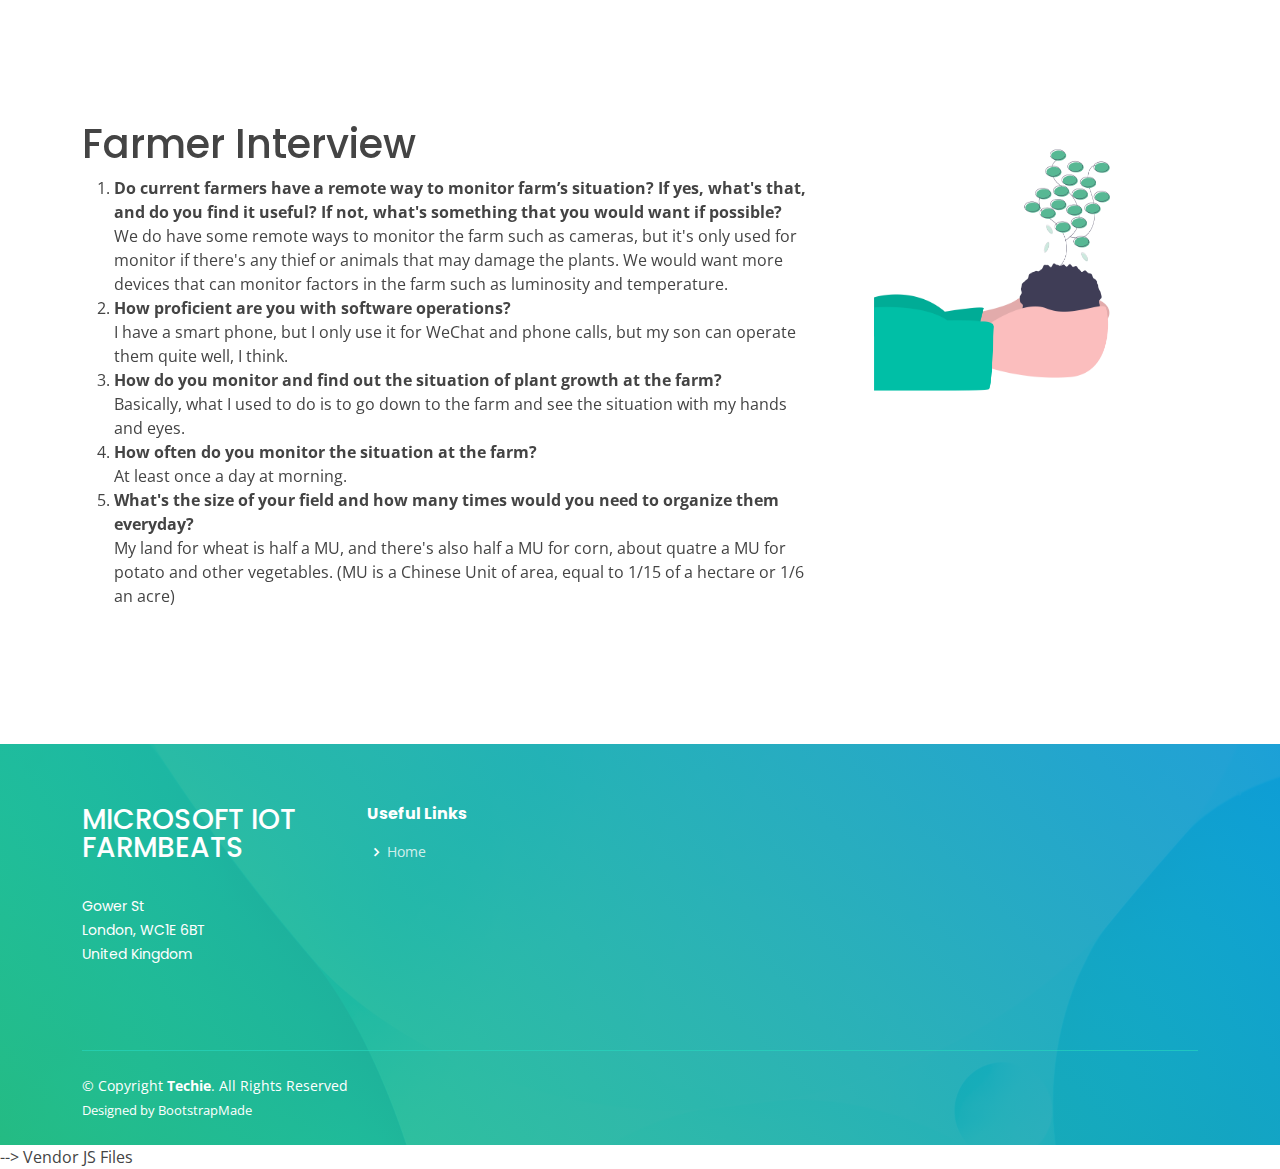
<file: team_28_website/farmer.html>
<!DOCTYPE html>
<html lang="en">

<head>
  <meta charset="utf-8">
  <meta content="width=device-width, initial-scale=1.0" name="viewport">

  <title>Microsoft IoT FarmBeats - Index</title>
  <meta content="" name="description">
  <meta content="" name="keywords">

  <!-- Favicons -->
  <link href="assets/img/favicon.png" rel="icon">
  <link href="assets/img/apple-touch-icon.png" rel="apple-touch-icon">

  <!-- Google Fonts -->
  <link href="https://fonts.googleapis.com/css?family=Open+Sans:300,300i,400,400i,600,600i,700,700i|Roboto:300,300i,400,400i,500,500i,600,600i,700,700i|Poppins:300,300i,400,400i,500,500i,600,600i,700,700i" rel="stylesheet">

  <!-- Vendor CSS Files -->
  <link href="assets/vendor/aos/aos.css" rel="stylesheet">
  <link href="assets/vendor/bootstrap/css/bootstrap.min.css" rel="stylesheet">
  <link href="assets/vendor/bootstrap-icons/bootstrap-icons.css" rel="stylesheet">
  <link href="assets/vendor/boxicons/css/boxicons.min.css" rel="stylesheet">
  <link href="assets/vendor/glightbox/css/glightbox.min.css" rel="stylesheet">
  <link href="assets/vendor/swiper/swiper-bundle.min.css" rel="stylesheet">

  <!-- Template Main CSS File -->
  <link href="assets/css/style.css" rel="stylesheet">

  <!-- =======================================================
  * Template Name: Techie - v4.7.0
  * Template URL: https://bootstrapmade.com/techie-free-skin-bootstrap-3/
  * Author: BootstrapMade.com
  * License: https://bootstrapmade.com/license/
  ======================================================== -->
</head>

<body>

<!-- ======= Header ======= -->
<header id="header" class="fixed-top ">
    <div class="container d-flex align-items-center justify-content-between">
      <h1 class="logo"><a href="index.html">IoT FarmBeats</a></h1>
      <!-- Uncomment below if you prefer to use an image logo -->
      <!-- <a href="index.html" class="logo"><img src="assets/img/logo.png" alt="" class="img-fluid"></a>-->

    </div>
  </header><!-- End Header -->

<!-- ======= Farmer Interview Section ======= -->
 <section id="client introduction" class="section1">
    <div class="container">

      <div class="row">
        <div class="col-lg-4 order-1 order-lg-2" data-aos="zoom-in" data-aos-delay="150">
            <img src="assets/img/requirements/interview/farmer.png" alt="" style="width:300px;height:300px;">
        </div>
        <div class="col-lg-8 pt-4 pt-lg-0 order-2 order-lg-1 content" data-aos="fade-right">
          <h1> Farmer Interview</h1>
          <ol>
              <li><strong>Do current farmers have a remote way to monitor farm’s situation? If yes, what's that, and do you find it useful? If not, what's something that you would want if possible? </strong><br>
                We do have some remote ways to monitor the farm such as cameras, but it's only used for monitor if there's any thief or animals that may damage the plants. We would want more devices that can monitor factors in the farm such as luminosity and temperature.</li>
                <li><strong>How proficient are you with software operations?</strong><br>
                    I have a smart phone, but I only use it for WeChat and phone calls, but my son can operate them quite well, I think.
                </li>
                <li><strong>How do you monitor and find out the situation of plant growth at the farm?</strong><br>
                    Basically, what I used to do is to go down to the farm and see the situation with my hands and eyes.
                </li>
                <li><strong>How often do you monitor the situation at the farm?</strong><br>
                    At least once a day at morning.
                </li>
                <li><strong>What's the size of your field and how many times would you need to organize them everyday?</strong><br>
                    My land for wheat is half a MU, and there's also half a MU for corn, about quatre a MU for potato and other vegetables. (MU is a Chinese Unit of area, equal to 1/15 of a hectare or 1/6 an acre)
                </li>
          </ol>

          

          
        </div>
      </div>

    </div>
  </section><!-- End Client Introduction Section -->



 <!-- ======= Footer ======= -->
 <footer id="footer">

    <div class="footer-top">
      <div class="container">
        <div class="row">

          <div class="col-lg-3 col-md-6 footer-contact">
            <h3>Microsoft IoT FarmBeats</h3>
            <p>
              Gower St <br>
              London, WC1E 6BT<br>
              United Kingdom <br><br>
            </p>
          </div>

          <div class="col-lg-2 col-md-6 footer-links">
            <h4>Useful Links</h4>
            <ul>
              <li><i class="bx bx-chevron-right"></i> <a href="index.html">Home</a></li>
            </ul>
          </div>

        </div>
      </div>
    </div>

    <div class="container">

      <div class="copyright-wrap d-md-flex py-4">
        <div class="me-md-auto text-center text-md-start">
          <div class="copyright">
            &copy; Copyright <strong><span>Techie</span></strong>. All Rights Reserved
          </div>
          <div class="credits">
            <!-- All the links in the footer should remain intact. -->
            <!-- You can delete the links only if you purchased the pro version. -->
            <!-- Licensing information: https://bootstrapmade.com/license/ -->
            <!-- Purchase the pro version with working PHP/AJAX contact form: https://bootstrapmade.com/techie-free-skin-bootstrap-3/ -->
            Designed by <a href="https://bootstrapmade.com/">BootstrapMade</a>
          </div>
        </div>
        <!-- <div class="social-links text-center text-md-right pt-3 pt-md-0">
          <a href="#" class="twitter"><i class="bx bxl-twitter"></i></a>
          <a href="#" class="facebook"><i class="bx bxl-facebook"></i></a>
          <a href="#" class="instagram"><i class="bx bxl-instagram"></i></a>
          <a href="#" class="google-plus"><i class="bx bxl-skype"></i></a>
          <a href="#" class="linkedin"><i class="bx bxl-linkedin"></i></a>
        </div> -->
      </div>

    </div>
  </footer><!-- End Footer -->

  <a href="#" class="back-to-top d-flex align-items-center justify-content-center"><i class="bi bi-arrow-up-short"></i></a>
  <div id="preloader"></div> -->

  Vendor JS Files
  <script src="assets/vendor/purecounter/purecounter.js"></script>
  <script src="assets/vendor/aos/aos.js"></script>
  <script src="assets/vendor/bootstrap/js/bootstrap.bundle.min.js"></script>
  <script src="assets/vendor/glightbox/js/glightbox.min.js"></script>
  <script src="assets/vendor/isotope-layout/isotope.pkgd.min.js"></script>
  <script src="assets/vendor/swiper/swiper-bundle.min.js"></script>
  <script src="assets/vendor/php-email-form/validate.js"></script>

  <!-- Template Main JS File -->
  <script src="assets/js/main.js"></script>

</body>

</html>
</file>
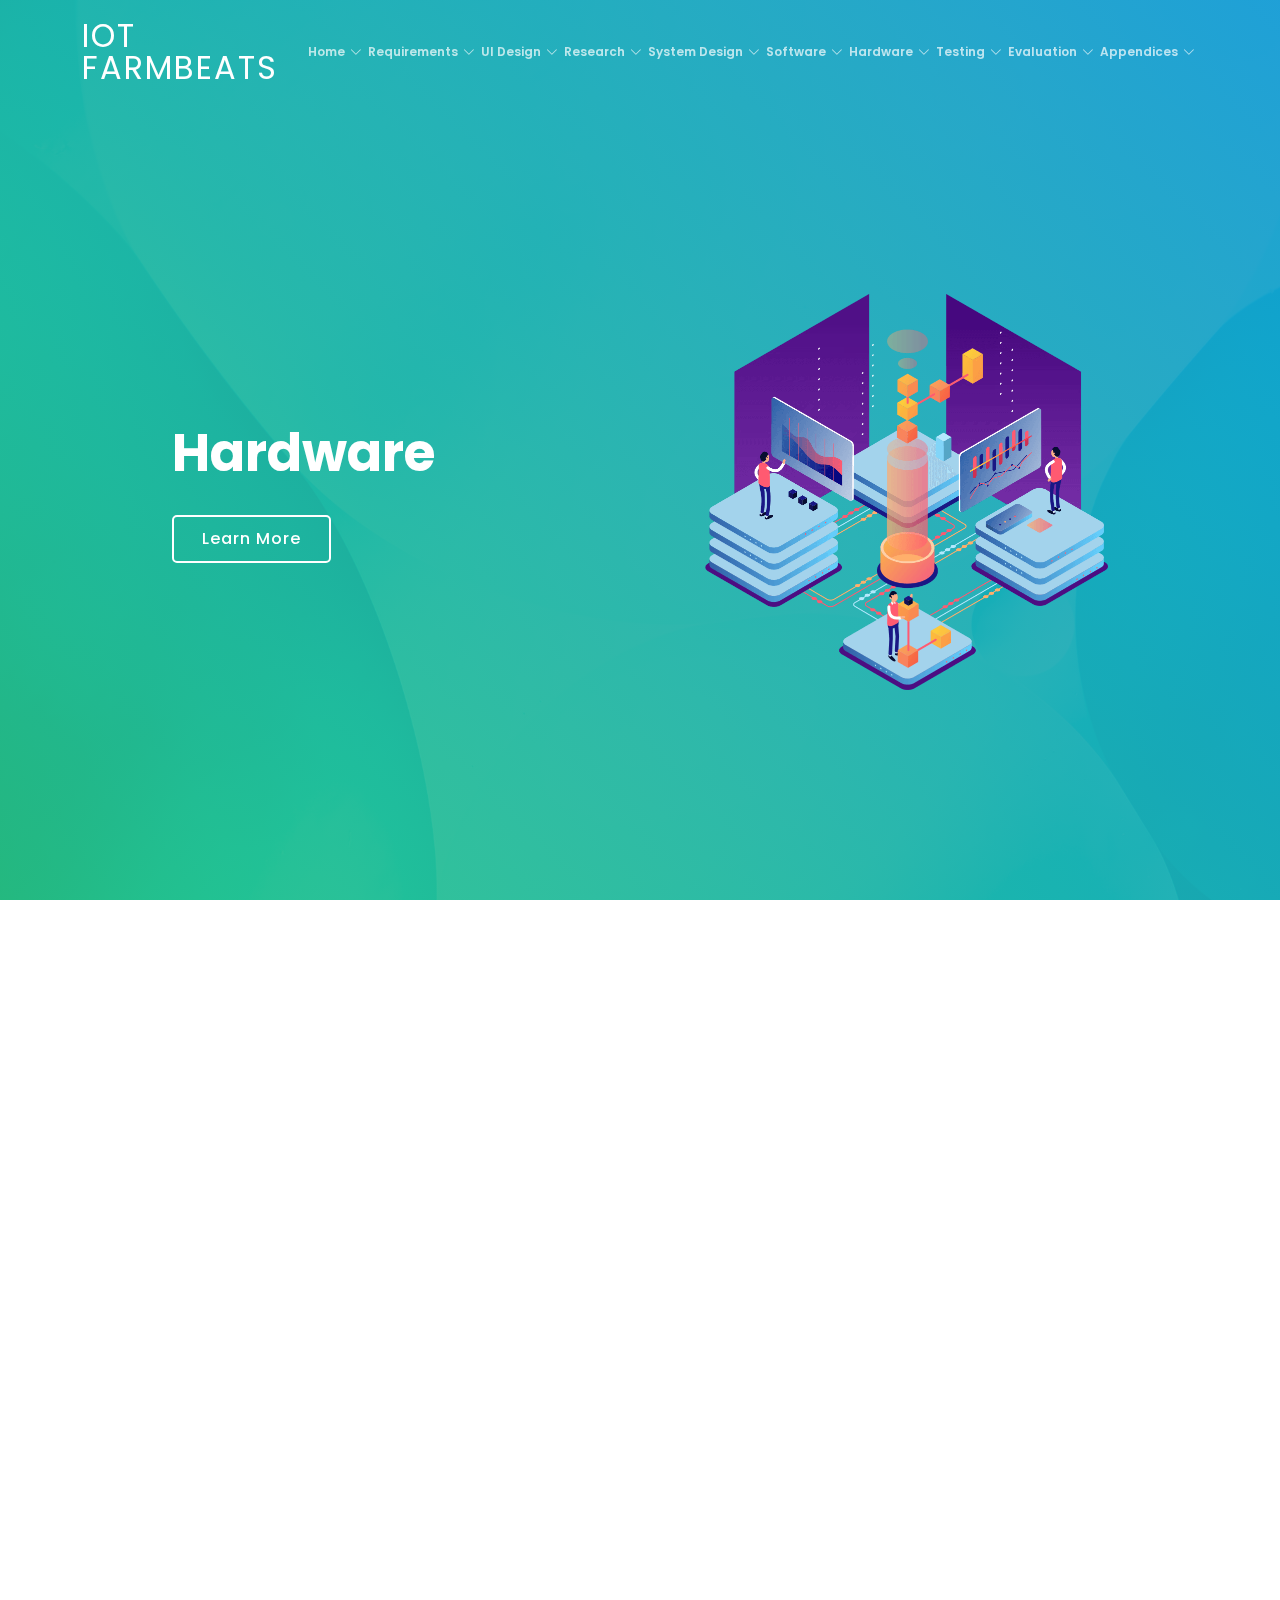
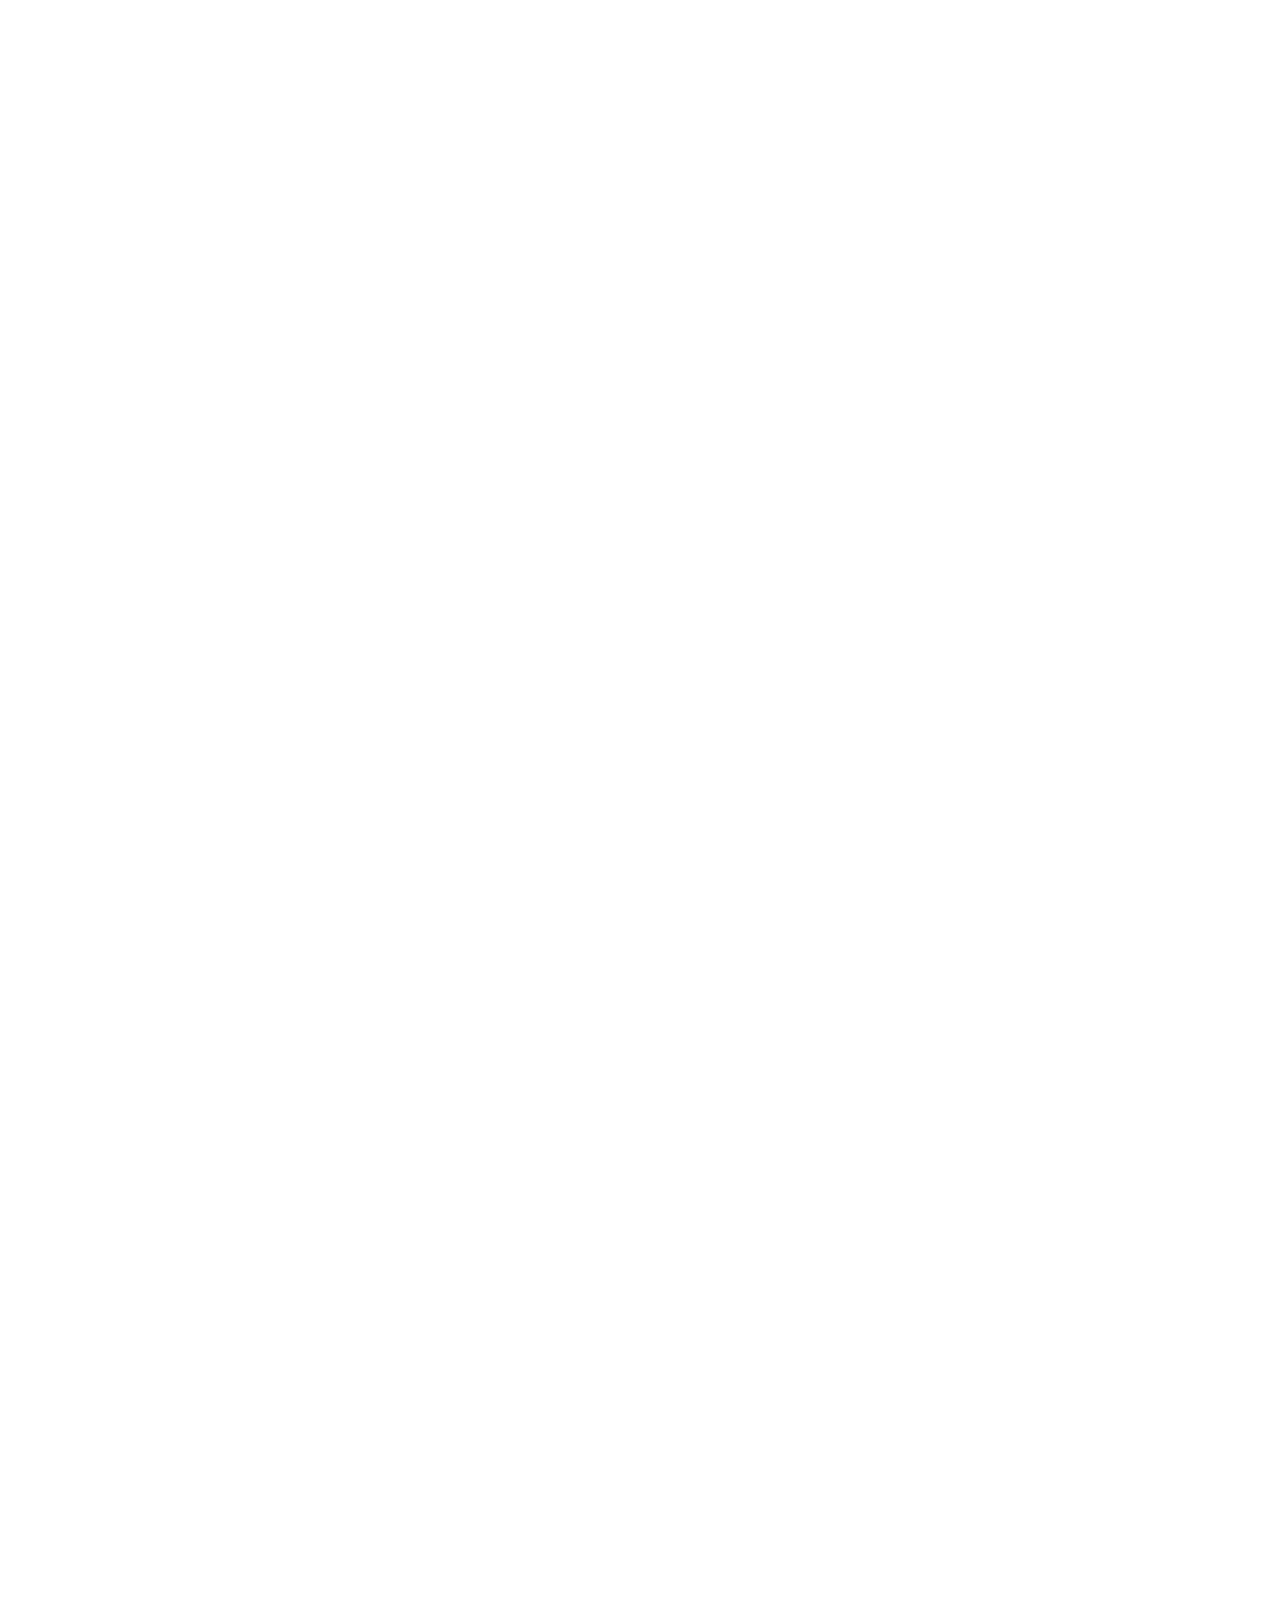
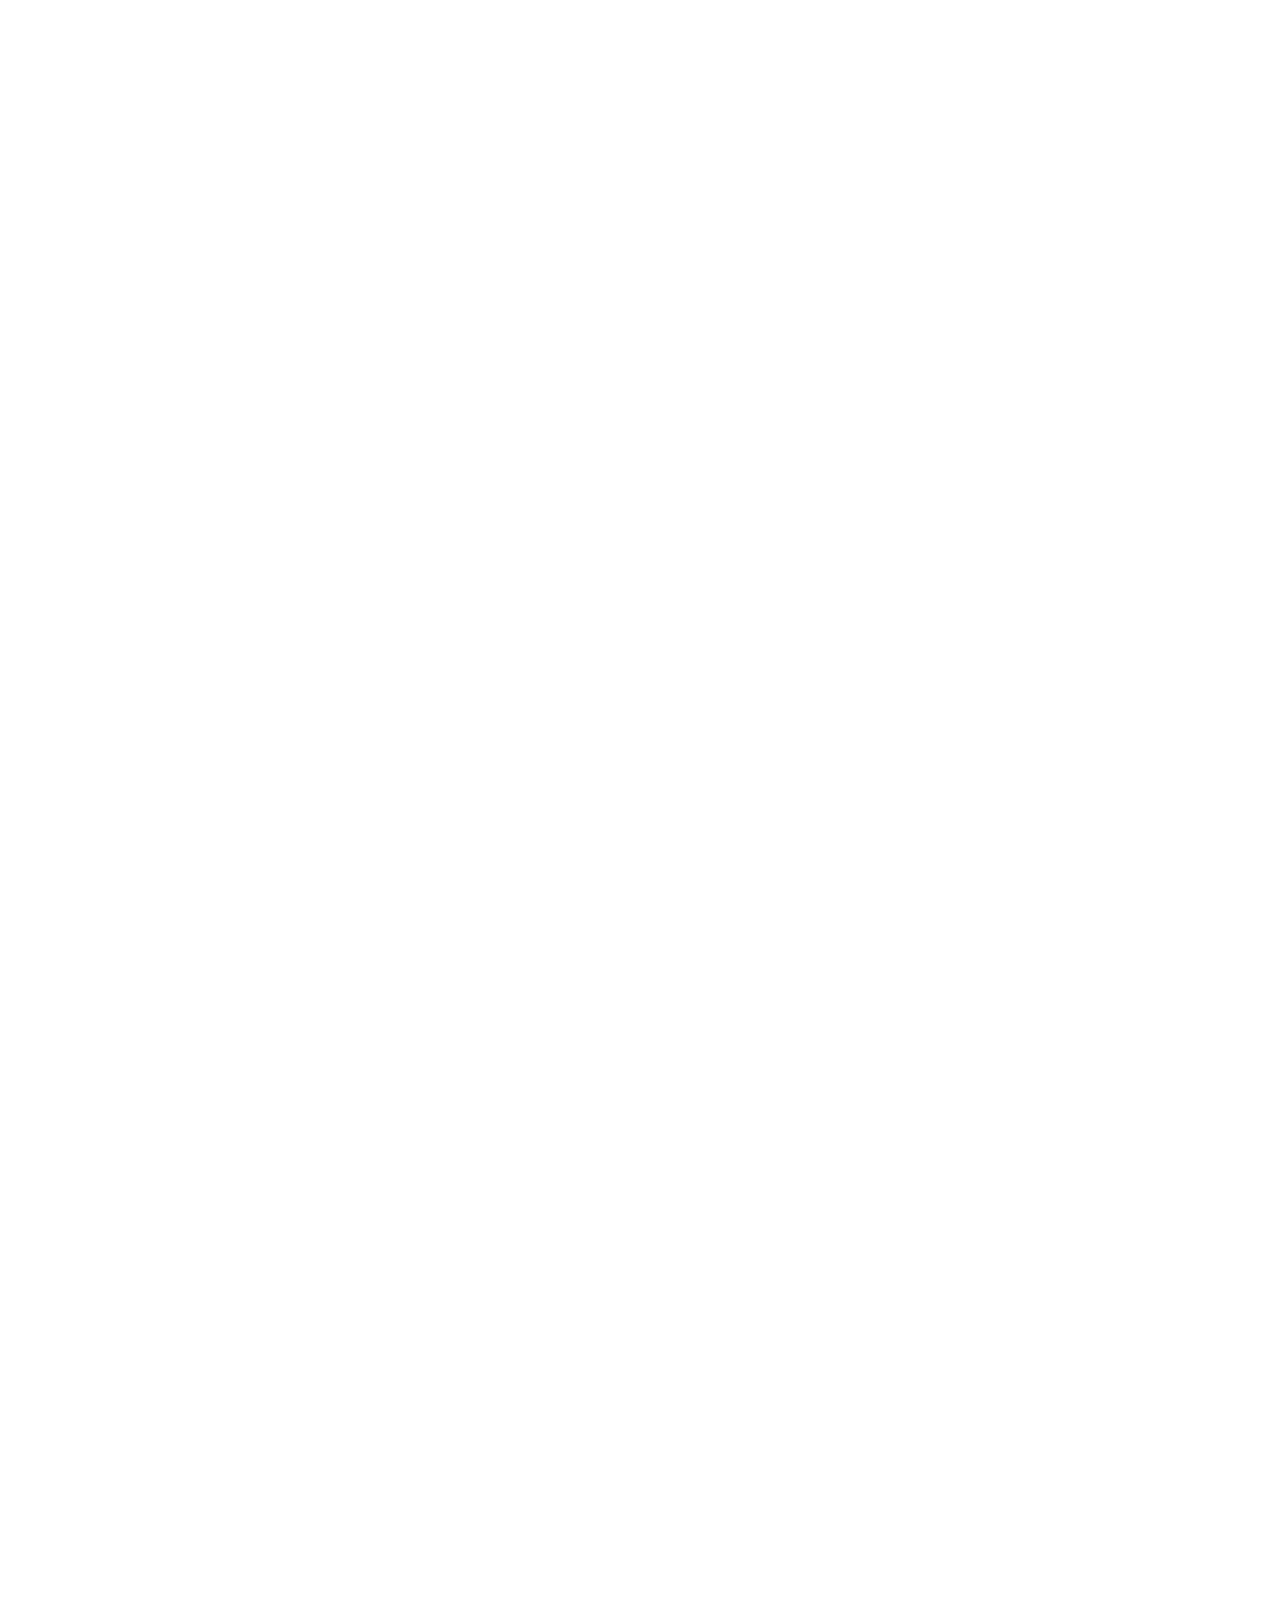
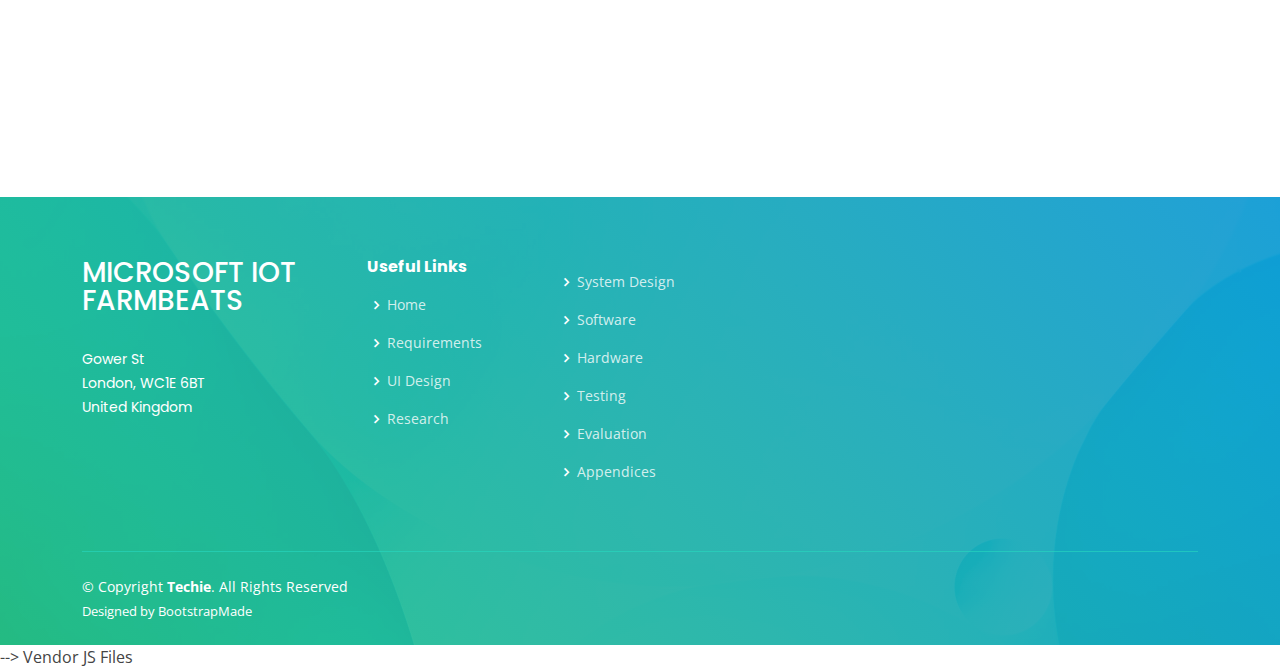
<file: team_28_website/hardware.html>
<!DOCTYPE html>
<html lang="en">

<head>
  <meta charset="utf-8">
  <meta content="width=device-width, initial-scale=1.0" name="viewport">

  <title>Microsoft IoT FarmBeats - Index</title>
  <meta content="" name="description">
  <meta content="" name="keywords">

  <!-- Favicons -->
  <link href="assets/img/favicon.png" rel="icon">
  <link href="assets/img/apple-touch-icon.png" rel="apple-touch-icon">

  <!-- Google Fonts -->
  <link href="https://fonts.googleapis.com/css?family=Open+Sans:300,300i,400,400i,600,600i,700,700i|Roboto:300,300i,400,400i,500,500i,600,600i,700,700i|Poppins:300,300i,400,400i,500,500i,600,600i,700,700i" rel="stylesheet">

  <!-- Vendor CSS Files -->
  <link href="assets/vendor/aos/aos.css" rel="stylesheet">
  <link href="assets/vendor/bootstrap/css/bootstrap.min.css" rel="stylesheet">
  <link href="assets/vendor/bootstrap-icons/bootstrap-icons.css" rel="stylesheet">
  <link href="assets/vendor/boxicons/css/boxicons.min.css" rel="stylesheet">
  <link href="assets/vendor/glightbox/css/glightbox.min.css" rel="stylesheet">
  <link href="assets/vendor/swiper/swiper-bundle.min.css" rel="stylesheet">

  <!-- Template Main CSS File -->
  <link href="assets/css/style.css" rel="stylesheet">

  <!-- =======================================================
  * Template Name: Techie - v4.7.0
  * Template URL: https://bootstrapmade.com/techie-free-skin-bootstrap-3/
  * Author: BootstrapMade.com
  * License: https://bootstrapmade.com/license/
  ======================================================== -->
</head>

<body>

  <!-- ======= Header ======= -->
  <header id="header" class="fixed-top ">
    <div class="container d-flex align-items-center justify-content-between">
      <h1 class="logo"><a href="index.html">IoT FarmBeats</a></h1>
      <!-- Uncomment below if you prefer to use an image logo -->
      <!-- <a href="index.html" class="logo"><img src="assets/img/logo.png" alt="" class="img-fluid"></a>-->

      <nav id="navbar" class="navbar">
        <ul>
          <ul>
            <!-- <li><a class="nav-link scrollto active" href="#hero">Home</a></li> -->
            <li class="dropdown"><a href="index.html"><span>Home</span> <i class="bi bi-chevron-down"></i></a>
             <ul>
              <li><a href="index.html#abstract">Abstract</a></li>
              <li><a href="index.html#project intro video">Project Introduction Video</a></li>
              <li><a href="index.html#team">Development Team</a></li>
              <li><a href="index.html#project management">Project Management</a></li>
            </ul>
          <li class="dropdown"><a href="requirements.html"><span>Requirements</span> <i class="bi bi-chevron-down"></i></a>
            <ul>
              <li><a href="requirements.html#client introduction">Client Introduction</a></li>
              <li><a href="requirements.html#requirement gathering">Requirement Gathering</a></li>
              <li><a href="requirements.html#interview">Interview</a></li>
              <li><a href="requirements.html">Project Management</a></li>
            </ul>
            <li class="dropdown"><a href="ui_design.html"><span>UI Design</span> <i class="bi bi-chevron-down"></i></a>
              <ul>
                  <li><a href="ui_design.html#design principles">Design Principles</a></li>
                  <li><a href="ui_design.html#sketches">Hand Drawn Sketches</a></li>
                  <li><a href="ui_design.html#prototype">Prototype with Proto.io</a></li>
              </ul>
            <li class="dropdown"><a href="research.html"><span>Research</span> <i class="bi bi-chevron-down"></i></a>
              <ul>
                  <li><a href="research.html#related projects review">Related Projects Review</a></li>
                  <li><a href="research.html#technology review">Technology Review</a></li>
                  <li><a href="research.html#solution summary">Solution Summary </a></li>
                  <li><a href="research.html#reference">Research References </a></li>
              </ul>
            <li class="dropdown"><a href="system_design.html"><span>System Design</span> <i class="bi bi-chevron-down"></i></a>
            <ul>
                <li><a href="system_design.html#system architecture">System Architecture</a></li>
                <li><a href="system_design.html#design patterns">Design Patterns</a></li>
                <li><a href="system_design.html#data storage">Data Storage</a></li>
                <li><a href="system_design.html#packages and apis">Packages and APIs</a></li>
            </ul>
            <li class="dropdown"><a href="software_implementation.html"><span>Software</span> <i class="bi bi-chevron-down"></i></a>
              <ul>
                <li><a href="software_implementation.html#overview">Overview</a></li>
                <li><a href="software_implementation.html#sensor and actuators">Sensor and Actuators</a></li>
                <li><a href="software_implementation.html#data analysis">Data Analysis</a></li>
                <li><a href="#cloud based solution">Cloud Based Solution</a></li>
                <li><a href="software_implementation.html#gui">GUI</a></li>
              </ul>
            <li class="dropdown"><a href="#hero"><span>Hardware</span> <i class="bi bi-chevron-down"></i></a>
                <ul>
                    <li><a href="#design">Design</a></li>
                    <li><a href="#implementation">Implementation</a></li>
                    <li><a href="#hardware_info">Hardware Information</a></li>
                </ul>
            <li class="dropdown"><a href="testing.html"><span>Testing</span> <i class="bi bi-chevron-down"></i></a>
              <ul>
                  <li><a href="testing.html#testing strategy">Testing Strategy</a></li>
                  <li><a href="testing.html#unit and int testing">Unit and Integration Testing</a></li>
                  <li><a href="testing.html#user testing">User Acceptance Testing</a></li>
              </ul>
            <li class="dropdown"><a href="evaluation.html"><span>Evaluation</span> <i class="bi bi-chevron-down"></i></a>
              <ul>
                  <li><a href="evaluation.html#summary of achievements">Summary of Achievements</a></li>
                    <li><a href="evaluation.html#list of bugs">List of Bugs</a></li>
                    <li><a href="evaluation.html#individual contribution">Individual Contribution</a> </li>
                    <li><a href="evaluation.html#evaluation">Critical Evaluation of the Project</a></li>
                  <li><a href="evaluation.html#future work">Future Work</a></li>
              </ul>
            <li class="dropdown"><a href="appendices.html"><span>Appendices</span> <i class="bi bi-chevron-down"></i></a>
              <ul>
                  <li><a href="appendices.html#user manual">User Manual</a></li>
                  <li><a href="appendices.html#deployment manual">Deployment Manual</a></li>
                  <li><a href="appendices.html#blog">Blog and Videos</a></li>
                    <li><a href="appendices.html#video">GitHub and Licenses</a></li>
              </ul>
        </ul>
        <i class="bi bi-list mobile-nav-toggle"></i>
      </nav><!-- .navbar -->

    </div>
  </header><!-- End Header -->

    <!-- ======= Hero Section ======= -->
    <section id="hero" class="d-flex align-items-center">
        <div class="container-fluid" data-aos="fade-up">
            <div class="row justify-content-center">
            <div class="col-xl-5 col-lg-6 pt-3 pt-lg-0 order-2 order-lg-1 d-flex flex-column justify-content-center">
                <h1>Hardware</h1>
                <div><a href="#design" class="btn-get-started scrollto">Learn More</a></div>
            </div>
            <div class="col-xl-4 col-lg-6 order-1 order-lg-2 hero-img" data-aos="zoom-in" data-aos-delay="150">
                <img src="assets/img/hero-img.png" class="img-fluid animated" alt="">
            </div>
            </div>
        </div>
    </section> <!-- End Hero -->
    

  <main id="main">  
    <!-- ======= Design Section ======= -->
    <section id="design" class="section1">
        <div class="container">
          <div data-aos="fade-right">
            <h1>Design</h1>
            <div class="row">

            <div class="col-lg-4 " data-aos="fade-right">
              <p>
                Based on our client’s requirements, our group designed, collected and 
                assembled hardware to create our system prototype. This section gives 
                an overview of all the hardware related research, design and implementation 
                carried out in the project. Below is our initial circuit design based on the 
                Raspberry Pi grove kit given by Avanade:
              </p>
            </div>
            
            
            <div class="col-lg-8 " data-aos="zoom-in" data-aos-delay="150">
              <img src="assets/img/hardware/circuit.png" class="img-fluid" alt="">
            </div>
          </div>
  
        </div>
      </section><!-- Design Section -->

    <!-- ======= Implementation Section ======= -->
    <section id="implementation" class="section1">
      <div class="container">
        <div data-aos="fade-right">
            <h1>Implementation</h1>

            <p>
              Following the design of software part of our project, we decomposed the structure of our hardware system into three sections: actuator, sensor and analyser.
              The analyser part consists of a raspberry pi 4b board with grove hat and fixed 4 pin connectors with built-in analogue-digital converter.
            </p>
            <br>
            <br>
            <div class="row">
              <div class="col-lg-4 " data-aos="fade-right">

            <p>For sensors we have:</p>
            <ul>
              <li>Grove DHT11 (for ambient humidity and temperature)</li>
              <li>Grove Sunlight Sensor</li>
              <li>Grove Soil Moisture Sensor</li>
              <li>Soil Temperature Sensor</li>
            </ul>
            <p>For actuators we have: </p>
            <ul>
              <li> Fans </li>
              <li> LED Lights </li>
              <li> Water level sensor with pumps </li>
              <li> Heater </li>
            </ul>
            </div>
            <div class="col-lg-8 " data-aos="zoom-in" data-aos-delay="150">
              <img src="assets/img/hardware/final_result.png" class="img-fluid" alt="">
            </div>
            </div>
            <p>Here is the final photo of our system: </p>

              <img src="assets/img/hardware/hardware_final.jpg" class="img-fluid" alt="" style="width:900px;height:600px;">
            <br>
            <br>
            <br>
            

            <h2>Introducing the Subsystems </h2>

            <p>The sensors, actuators and analyser combine to create a control environment for the following subsystems: </p>
            <ul>
              <li>Humidity</li>
              <li>Brightness</li>
              <li>Soil Moisture</li>
              <li>Temperature</li>
            </ul>

            <p>
               <strong>Humidity Subsystem:</strong> This contains 2 fans, 1 DHT11 temperature/humidity 
               sensor and an external power supply. DHT11 sensor will detect whether the
               humidity is too high, and fans will be activated to exchange air. In 
               addition, stop the fans if the humidity is too low. The 2 fans are connected 
               to a mosfet which takes a PWM signal from the board, and uses an external 
               power to be controlled.
            </p>

            <p> 
              <strong>Light Subsystem:</strong> This contains one luminosity sensor, external power 
              supply, led strip lights and mosfet to control it. If the brightness 
              is too low, the LED brightness will increase and vice versa.
            </p>

            <p>
              <strong>Water Subsystem: </strong>This is made up of a soil moisture sensor, a water 
              pump, a relay to control the DC motor, and an external power supply. 
              The soil moisture sensor would detect and return a signal to the system, 
              which will be received by the water analyser. The relay sends data input 
              from the raspberry pi hat, the power supply and the positive/negative 
              dc socket connection to the water pump through a jumper wire. For the
              pump to work, there is only one signal coming from the hat. The signal 
              is on or off and cannot have a velocity value.
            </p>

            <p>
              <strong>Water Capacity Subsystem: </strong>This contains a water level sensor connected 
              to the raspberry pi. This subsystem exists to warn users if the water 
              level of the water supply container is too low and needs refilling. 
              The water level sensor contains 3 pins: power in, power out and analog 
              out. The analog signal is transferred into digital signal by the hat 
              and sent to the board.
            </p>
          </div>
        </div>

      </div>
    </section><!-- Implementation Section -->
  
    <!-- ======= Hardware Inforamtion Section ======= -->
    <section id="hardware_info" class="section1">
      <div class="container">
        <div data-aos="fade-right">
            <h1>Hardware Inforamtion</h1>
            <h2><a href="https://www.raspberrypi.com/products/raspberry-pi-4-model-b/specifications/">Raspberry Pi 4B</a></h2> 

            <ul>
              <li>Processor:  Broadcom BCM2711, Quad core Cortex-A72 (ARM v8) 64-bit SoC @ 1.5GHz </li>
              <li>Ram: 4GB LPDDR4-3200 SDRAM</li>
              <li>Internet: 2.4 GHz and 5.0 GHz IEEE 802.11ac wireless, Bluetooth 5.0, BLE Gigabit Ethernet</li>
              <li>Ports: 1 USB 3.0 ports; 1 USB 2.0 ports; Raspberry Pi standard 40 pin GPIO header; 2 × micro-HDMI 
                ports; 2-lane MIPI DSI display port; 2-lane MIPI CSI camera port; 4-pole stereo audio and composite video port</li>
              <li>Video Decoding: H.265 (4kp60 decode), H264 (1080p60 decode, 1080p30 encode)</li>
              <li>Storage Port: Micro-SD card slot for loading operating system and data storage</li>
              <li>Power: 5V DC via USB-C connector (minimum 3A*); 5V DC via GPIO header (minimum 3A*); 
                Power over Ethernet (PoE) enabled (requires separate PoE HAT) </li>
              <li> Operating temperature: 0 – 50 degrees C ambient </li>
            </ul>
            <br>

            <div class="row">


            <div class="col-lg-6 " data-aos="zoom-in">

            <h2><a href="https://www.seeedstudio.com/Grove-Relay.html">Grove Relay</a></h2>
            <ul>
              <li>Operate voltage: 3.3V-5V</li>
              <li>Input current: 100mA</li>
              <li>Rated load: 5A@250VAC 5A@30VDC</li>
              <li>Contact resistance: 50mΩ @6VDC 1A</li>
              <li>Insulation resistance: 100MΩ 10ms Max.</li>
              <li>Operate time: 10ms Max.</li>
              <li>Release time: 5ms Max.</li>
              <li>Input interface: Digital</li>
            </ul>
            </div>
    
              <div class="col-lg-6 " data-aos="zoom-in">

              <h2><a href="https://www.seeedstudio.com/Grove-Temperature-Humidity-Sensor-DHT11.html?queryID=b96b0dfd55e4ada212d7da05555a2f6a&objectID=1826&indexName=bazaar_retailer_products">DHT 11</a></h2>
              <ul>
                <li>Dimensions: 40mm x20mm x8mm</li>
                <li>Weight: 10g</li>
                <li>Humidity Range: 5 ~ 95%RH</li>
                <li>Humidity Accuracy: ±5% (Typical)</li>
                <li>Temperature Range: -20 ~ 60℃</li>
                <li>Temperature Accuracy: ±2% (Typical)</li>
                <li>Input Voltage: 3.3V & 5V</li>
                <li>Measuring Current: 1.3 - 2.1 mA</li>
              </ul>

            </div>
            </div>

            <br>

            <div class="row">
            

            <div class="col-lg-6 " data-aos="zoom-in">


            <h2><a href="https://www.seeedstudio.com/Grove-Capacitive-Moisture-Sensor-Corrosion-Resistant.html?queryID=73e11867c7c6a5d83e2a1b94d2ac2472&objectID=2850&indexName=bazaar_retailer_products">Grove - Capcitive Soil Moisture Sensor</a></h2>
            <img src="assets/img/hardware/soil_moisture_sensor.png" class="img-fluid" alt="" style="width:400px;height:200px;">

            
          </div>
        <div class="col-lg-6 " data-aos="zoom-in">

        <h2><a href="https://www.seeedstudio.com/Grove-Light-Sensor-v1-2-LS06-S-phototransistor.html?queryID=3e3b61ee818b4e9515e763831558eeee&objectID=426&indexName=bazaar_retailer_products">Grove - Light Sensor</a></h2>

            <ul>
              <li>Dimensions: 20mm x20mm x18mm</li>
              <li>Weight: 8g</li>
              <li>Operating voltage(V): 3-5 V</li>
              <li>Operating current(mA): 0.5-3 mA</li>
              <li>Response time: 20 ~ 30 milliseconds</li>
              <li>Peak Wavelength: 540 nm</li>
            </ul>
            </div>
            


        </div>

      </div>
    </section><!-- Hardware Inforamtion Section -->




  </main><!-- End #main -->

  <!-- ======= Footer ======= -->
  <footer id="footer">

    <div class="footer-top">
      <div class="container">
        <div class="row">

          <div class="col-lg-3 col-md-6 footer-contact">
            <h3>Microsoft IoT FarmBeats</h3>
            <p>
              Gower St <br>
              London, WC1E 6BT<br>
              United Kingdom <br><br>
            </p>
          </div>

          <div class="col-lg-2 col-md-6 footer-links">
            <h4>Useful Links</h4>
            <ul>
              <li><i class="bx bx-chevron-right"></i> <a href="index.html">Home</a></li>
              <li><i class="bx bx-chevron-right"></i> <a href="requirements.html">Requirements</a></li>
              <li><i class="bx bx-chevron-right"></i> <a href="ui_design.html">UI Design</a></li>
              <li><i class="bx bx-chevron-right"></i> <a href="research.html">Research</a></li>
              
            </ul>
          </div>
          <div class="col-lg-3 col-md-6 footer-links">
            <p></p>
            <ul>
              <li><i class="bx bx-chevron-right"></i> <a href="system_design.html">System Design</a></li>
              <li><i class="bx bx-chevron-right"></i> <a href="software_implementation.html">Software</a></li>
              <li><i class="bx bx-chevron-right"></i> <a href="hardware.html">Hardware</a></li>
              <li><i class="bx bx-chevron-right"></i> <a href="testing.html">Testing</a></li>
              <li><i class="bx bx-chevron-right"></i> <a href="evaluation.html">Evaluation</a></li>
              <li><i class="bx bx-chevron-right"></i> <a href="appendices.html">Appendices</a></li>
            </ul>

          </div>

        </div>
      </div>
    </div>

    <div class="container">

      <div class="copyright-wrap d-md-flex py-4">
        <div class="me-md-auto text-center text-md-start">
          <div class="copyright">
            &copy; Copyright <strong><span>Techie</span></strong>. All Rights Reserved
          </div>
          <div class="credits">
            <!-- All the links in the footer should remain intact. -->
            <!-- You can delete the links only if you purchased the pro version. -->
            <!-- Licensing information: https://bootstrapmade.com/license/ -->
            <!-- Purchase the pro version with working PHP/AJAX contact form: https://bootstrapmade.com/techie-free-skin-bootstrap-3/ -->
            Designed by <a href="https://bootstrapmade.com/">BootstrapMade</a>
          </div>
        </div>
        <!-- <div class="social-links text-center text-md-right pt-3 pt-md-0">
          <a href="#" class="twitter"><i class="bx bxl-twitter"></i></a>
          <a href="#" class="facebook"><i class="bx bxl-facebook"></i></a>
          <a href="#" class="instagram"><i class="bx bxl-instagram"></i></a>
          <a href="#" class="google-plus"><i class="bx bxl-skype"></i></a>
          <a href="#" class="linkedin"><i class="bx bxl-linkedin"></i></a>
        </div> -->
      </div>

    </div>
  </footer><!-- End Footer -->

  <a href="#" class="back-to-top d-flex align-items-center justify-content-center"><i class="bi bi-arrow-up-short"></i></a>
  <div id="preloader"></div> -->

  Vendor JS Files
  <script src="assets/vendor/purecounter/purecounter.js"></script>
  <script src="assets/vendor/aos/aos.js"></script>
  <script src="assets/vendor/bootstrap/js/bootstrap.bundle.min.js"></script>
  <script src="assets/vendor/glightbox/js/glightbox.min.js"></script>
  <script src="assets/vendor/isotope-layout/isotope.pkgd.min.js"></script>
  <script src="assets/vendor/swiper/swiper-bundle.min.js"></script>
  <script src="assets/vendor/php-email-form/validate.js"></script>

  <!-- Template Main JS File -->
  <script src="assets/js/main.js"></script>

</body>

</html>
</file>
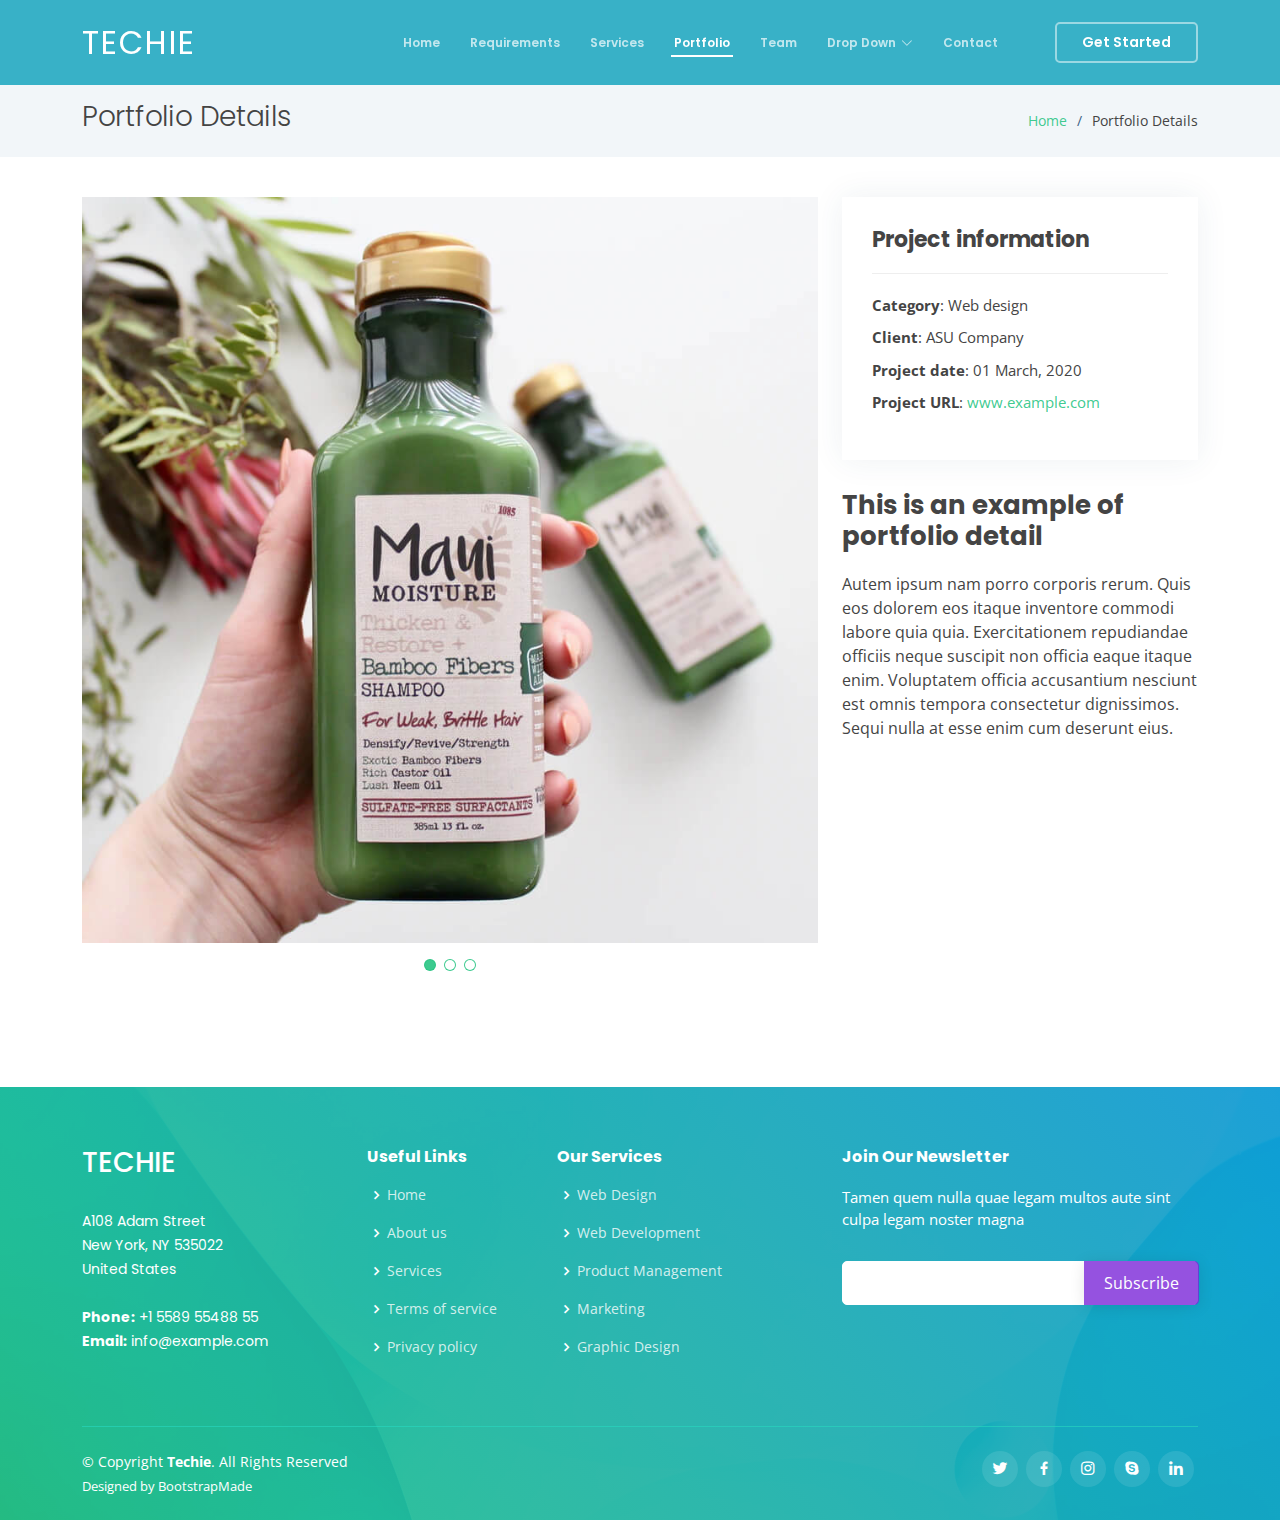
<file: team_28_website/portfolio-details.html>
<!DOCTYPE html>
<html lang="en">

<head>
  <meta charset="utf-8">
  <meta content="width=device-width, initial-scale=1.0" name="viewport">

  <title>Portfolio Details - Techie Bootstrap Template</title>
  <meta content="" name="description">
  <meta content="" name="keywords">

  <!-- Favicons -->
  <link href="assets/img/favicon.png" rel="icon">
  <link href="assets/img/apple-touch-icon.png" rel="apple-touch-icon">

  <!-- Google Fonts -->
  <link href="https://fonts.googleapis.com/css?family=Open+Sans:300,300i,400,400i,600,600i,700,700i|Roboto:300,300i,400,400i,500,500i,600,600i,700,700i|Poppins:300,300i,400,400i,500,500i,600,600i,700,700i" rel="stylesheet">

  <!-- Vendor CSS Files -->
  <link href="assets/vendor/aos/aos.css" rel="stylesheet">
  <link href="assets/vendor/bootstrap/css/bootstrap.min.css" rel="stylesheet">
  <link href="assets/vendor/bootstrap-icons/bootstrap-icons.css" rel="stylesheet">
  <link href="assets/vendor/boxicons/css/boxicons.min.css" rel="stylesheet">
  <link href="assets/vendor/glightbox/css/glightbox.min.css" rel="stylesheet">
  <link href="assets/vendor/swiper/swiper-bundle.min.css" rel="stylesheet">

  <!-- Template Main CSS File -->
  <link href="assets/css/style.css" rel="stylesheet">

  <!-- =======================================================
  * Template Name: Techie - v4.7.0
  * Template URL: https://bootstrapmade.com/techie-free-skin-bootstrap-3/
  * Author: BootstrapMade.com
  * License: https://bootstrapmade.com/license/
  ======================================================== -->
</head>

<body>

  <!-- ======= Header ======= -->
  <header id="header" class="fixed-top header-inner-pages">
    <div class="container d-flex align-items-center justify-content-between">
      <h1 class="logo"><a href="index.html">Techie</a></h1>
      <!-- Uncomment below if you prefer to use an image logo -->
      <!-- <a href="index.html" class="logo"><img src="assets/img/logo.png" alt="" class="img-fluid"></a>-->

      <nav id="navbar" class="navbar">
        <ul>
          <li><a class="nav-link scrollto " href="#hero">Home</a></li>
          <li><a class="nav-link scrollto" href="#requirements">Requirements</a></li>
          <li><a class="nav-link scrollto" href="#services">Services</a></li>
          <li><a class="nav-link scrollto active" href="#portfolio">Portfolio</a></li>
          <li><a class="nav-link scrollto" href="#team">Team</a></li>
          <li class="dropdown"><a href="#"><span>Drop Down</span> <i class="bi bi-chevron-down"></i></a>
            <ul>
              <li><a href="#">Drop Down 1</a></li>
              <li class="dropdown"><a href="#"><span>Deep Drop Down</span> <i class="bi bi-chevron-right"></i></a>
                <ul>
                  <li><a href="#">Deep Drop Down 1</a></li>
                  <li><a href="#">Deep Drop Down 2</a></li>
                  <li><a href="#">Deep Drop Down 3</a></li>
                  <li><a href="#">Deep Drop Down 4</a></li>
                  <li><a href="#">Deep Drop Down 5</a></li>
                </ul>
              </li>
              <li><a href="#">Drop Down 2</a></li>
              <li><a href="#">Drop Down 3</a></li>
              <li><a href="#">Drop Down 4</a></li>
            </ul>
          </li>
          <li><a class="nav-link scrollto" href="#contact">Contact</a></li>
          <li><a class="getstarted scrollto" href="#requirements">Get Started</a></li>
        </ul>
        <i class="bi bi-list mobile-nav-toggle"></i>
      </nav><!-- .navbar -->

    </div>
  </header><!-- End Header -->

  <main id="main">

    <!-- ======= Breadcrumbs ======= -->
    <section id="breadcrumbs" class="breadcrumbs">
      <div class="container">

        <div class="d-flex justify-content-between align-items-center">
          <h2>Portfolio Details</h2>
          <ol>
            <li><a href="index.html">Home</a></li>
            <li>Portfolio Details</li>
          </ol>
        </div>

      </div>
    </section><!-- End Breadcrumbs -->

    <!-- ======= Portfolio Details Section ======= -->
    <section id="portfolio-details" class="portfolio-details">
      <div class="container">

        <div class="row gy-4">

          <div class="col-lg-8">
            <div class="portfolio-details-slider swiper">
              <div class="swiper-wrapper align-items-center">

                <div class="swiper-slide">
                  <img src="assets/img/portfolio/portfolio-1.jpg" alt="">
                </div>

                <div class="swiper-slide">
                  <img src="assets/img/portfolio/portfolio-2.jpg" alt="">
                </div>

                <div class="swiper-slide">
                  <img src="assets/img/portfolio/portfolio-3.jpg" alt="">
                </div>

              </div>
              <div class="swiper-pagination"></div>
            </div>
          </div>

          <div class="col-lg-4">
            <div class="portfolio-info">
              <h3>Project information</h3>
              <ul>
                <li><strong>Category</strong>: Web design</li>
                <li><strong>Client</strong>: ASU Company</li>
                <li><strong>Project date</strong>: 01 March, 2020</li>
                <li><strong>Project URL</strong>: <a href="#">www.example.com</a></li>
              </ul>
            </div>
            <div class="portfolio-description">
              <h2>This is an example of portfolio detail</h2>
              <p>
                Autem ipsum nam porro corporis rerum. Quis eos dolorem eos itaque inventore commodi labore quia quia. Exercitationem repudiandae officiis neque suscipit non officia eaque itaque enim. Voluptatem officia accusantium nesciunt est omnis tempora consectetur dignissimos. Sequi nulla at esse enim cum deserunt eius.
              </p>
            </div>
          </div>

        </div>

      </div>
    </section><!-- End Portfolio Details Section -->

  </main><!-- End #main -->

  <!-- ======= Footer ======= -->
  <footer id="footer">

    <div class="footer-top">
      <div class="container">
        <div class="row">

          <div class="col-lg-3 col-md-6 footer-contact">
            <h3>Techie</h3>
            <p>
              A108 Adam Street <br>
              New York, NY 535022<br>
              United States <br><br>
              <strong>Phone:</strong> +1 5589 55488 55<br>
              <strong>Email:</strong> info@example.com<br>
            </p>
          </div>

          <div class="col-lg-2 col-md-6 footer-links">
            <h4>Useful Links</h4>
            <ul>
              <li><i class="bx bx-chevron-right"></i> <a href="#">Home</a></li>
              <li><i class="bx bx-chevron-right"></i> <a href="#">About us</a></li>
              <li><i class="bx bx-chevron-right"></i> <a href="#">Services</a></li>
              <li><i class="bx bx-chevron-right"></i> <a href="#">Terms of service</a></li>
              <li><i class="bx bx-chevron-right"></i> <a href="#">Privacy policy</a></li>
            </ul>
          </div>

          <div class="col-lg-3 col-md-6 footer-links">
            <h4>Our Services</h4>
            <ul>
              <li><i class="bx bx-chevron-right"></i> <a href="#">Web Design</a></li>
              <li><i class="bx bx-chevron-right"></i> <a href="#">Web Development</a></li>
              <li><i class="bx bx-chevron-right"></i> <a href="#">Product Management</a></li>
              <li><i class="bx bx-chevron-right"></i> <a href="#">Marketing</a></li>
              <li><i class="bx bx-chevron-right"></i> <a href="#">Graphic Design</a></li>
            </ul>
          </div>

          <div class="col-lg-4 col-md-6 footer-newsletter">
            <h4>Join Our Newsletter</h4>
            <p>Tamen quem nulla quae legam multos aute sint culpa legam noster magna</p>
            <form action="" method="post">
              <input type="email" name="email"><input type="submit" value="Subscribe">
            </form>
          </div>

        </div>
      </div>
    </div>

    <div class="container">

      <div class="copyright-wrap d-md-flex py-4">
        <div class="me-md-auto text-center text-md-start">
          <div class="copyright">
            &copy; Copyright <strong><span>Techie</span></strong>. All Rights Reserved
          </div>
          <div class="credits">
            <!-- All the links in the footer should remain intact. -->
            <!-- You can delete the links only if you purchased the pro version. -->
            <!-- Licensing information: https://bootstrapmade.com/license/ -->
            <!-- Purchase the pro version with working PHP/AJAX contact form: https://bootstrapmade.com/techie-free-skin-bootstrap-3/ -->
            Designed by <a href="https://bootstrapmade.com/">BootstrapMade</a>
          </div>
        </div>
        <div class="social-links text-center text-md-right pt-3 pt-md-0">
          <a href="#" class="twitter"><i class="bx bxl-twitter"></i></a>
          <a href="#" class="facebook"><i class="bx bxl-facebook"></i></a>
          <a href="#" class="instagram"><i class="bx bxl-instagram"></i></a>
          <a href="#" class="google-plus"><i class="bx bxl-skype"></i></a>
          <a href="#" class="linkedin"><i class="bx bxl-linkedin"></i></a>
        </div>
      </div>

    </div>
  </footer><!-- End Footer -->

  <a href="#" class="back-to-top d-flex align-items-center justify-content-center"><i class="bi bi-arrow-up-short"></i></a>
  <div id="preloader"></div>

  <!-- Vendor JS Files -->
  <script src="assets/vendor/purecounter/purecounter.js"></script>
  <script src="assets/vendor/aos/aos.js"></script>
  <script src="assets/vendor/bootstrap/js/bootstrap.bundle.min.js"></script>
  <script src="assets/vendor/glightbox/js/glightbox.min.js"></script>
  <script src="assets/vendor/isotope-layout/isotope.pkgd.min.js"></script>
  <script src="assets/vendor/swiper/swiper-bundle.min.js"></script>
  <script src="assets/vendor/php-email-form/validate.js"></script>

  <!-- Template Main JS File -->
  <script src="assets/js/main.js"></script>

</body>

</html>
</file>
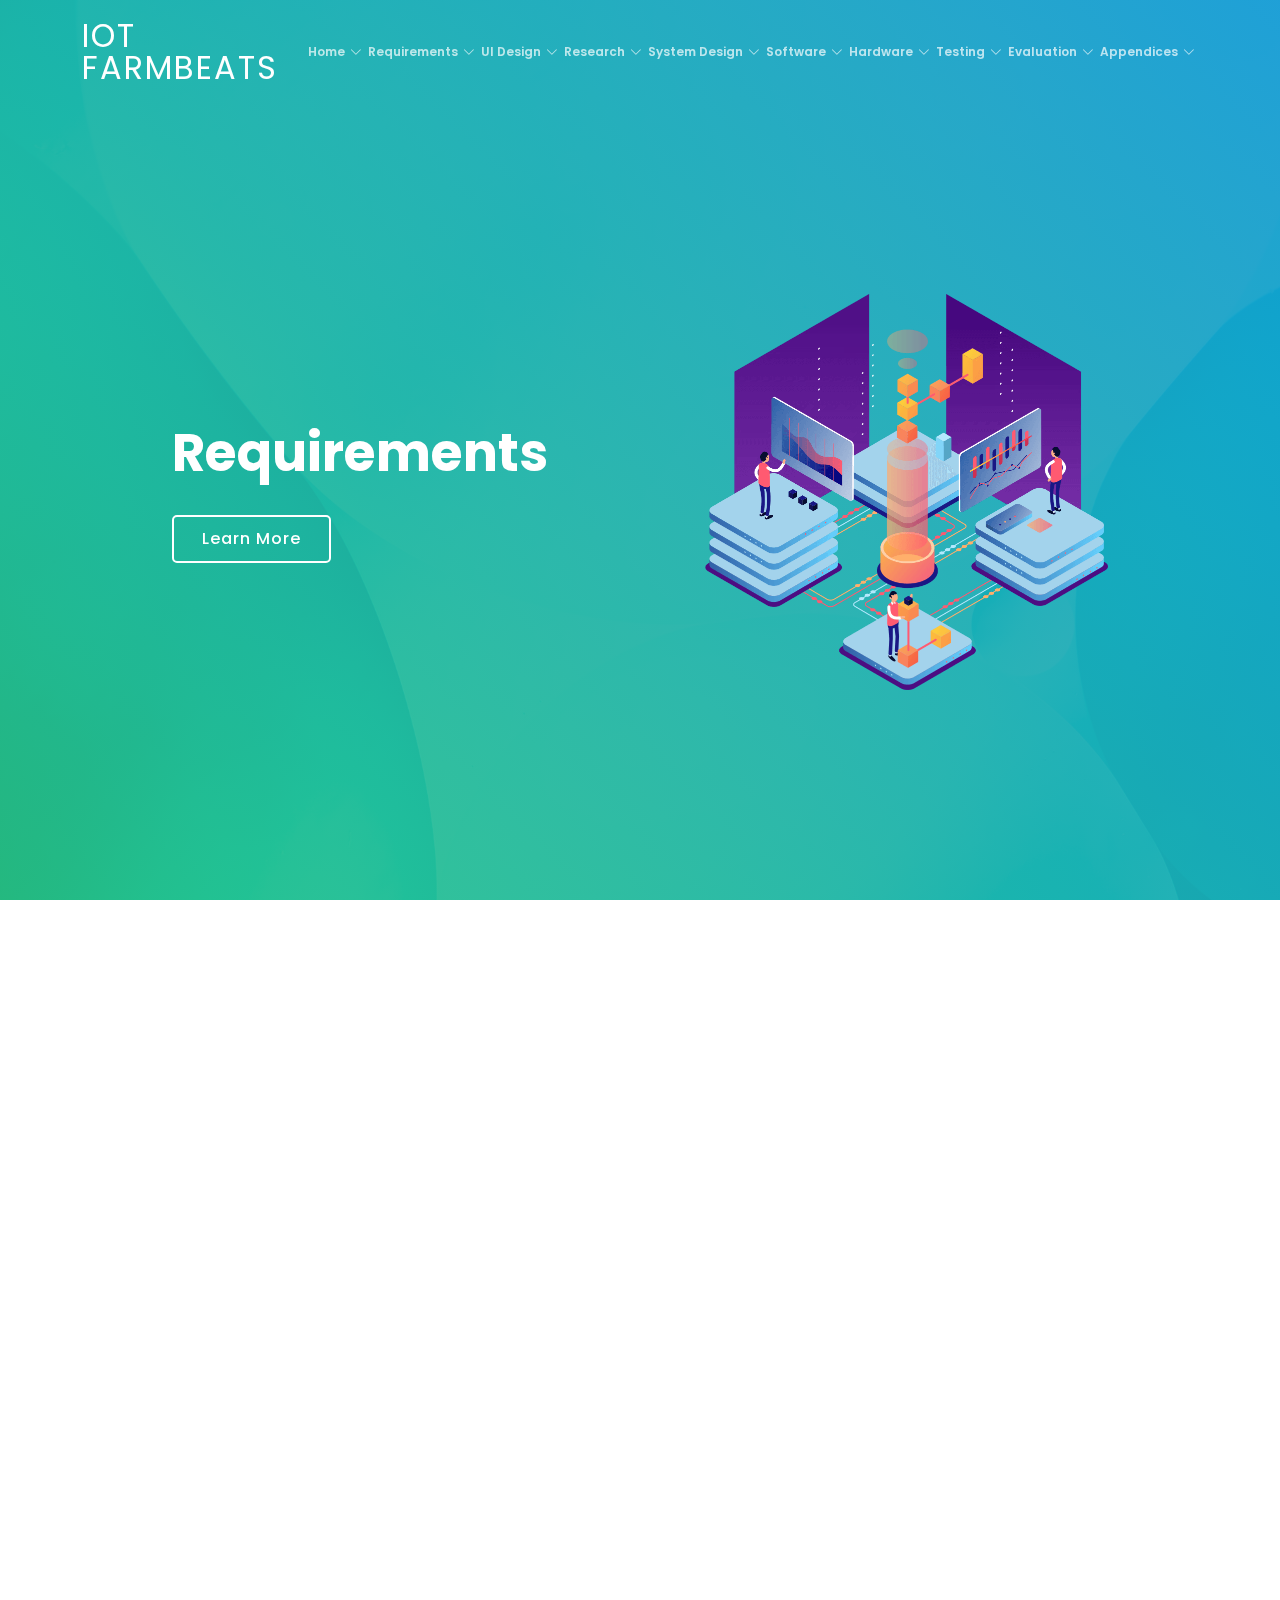
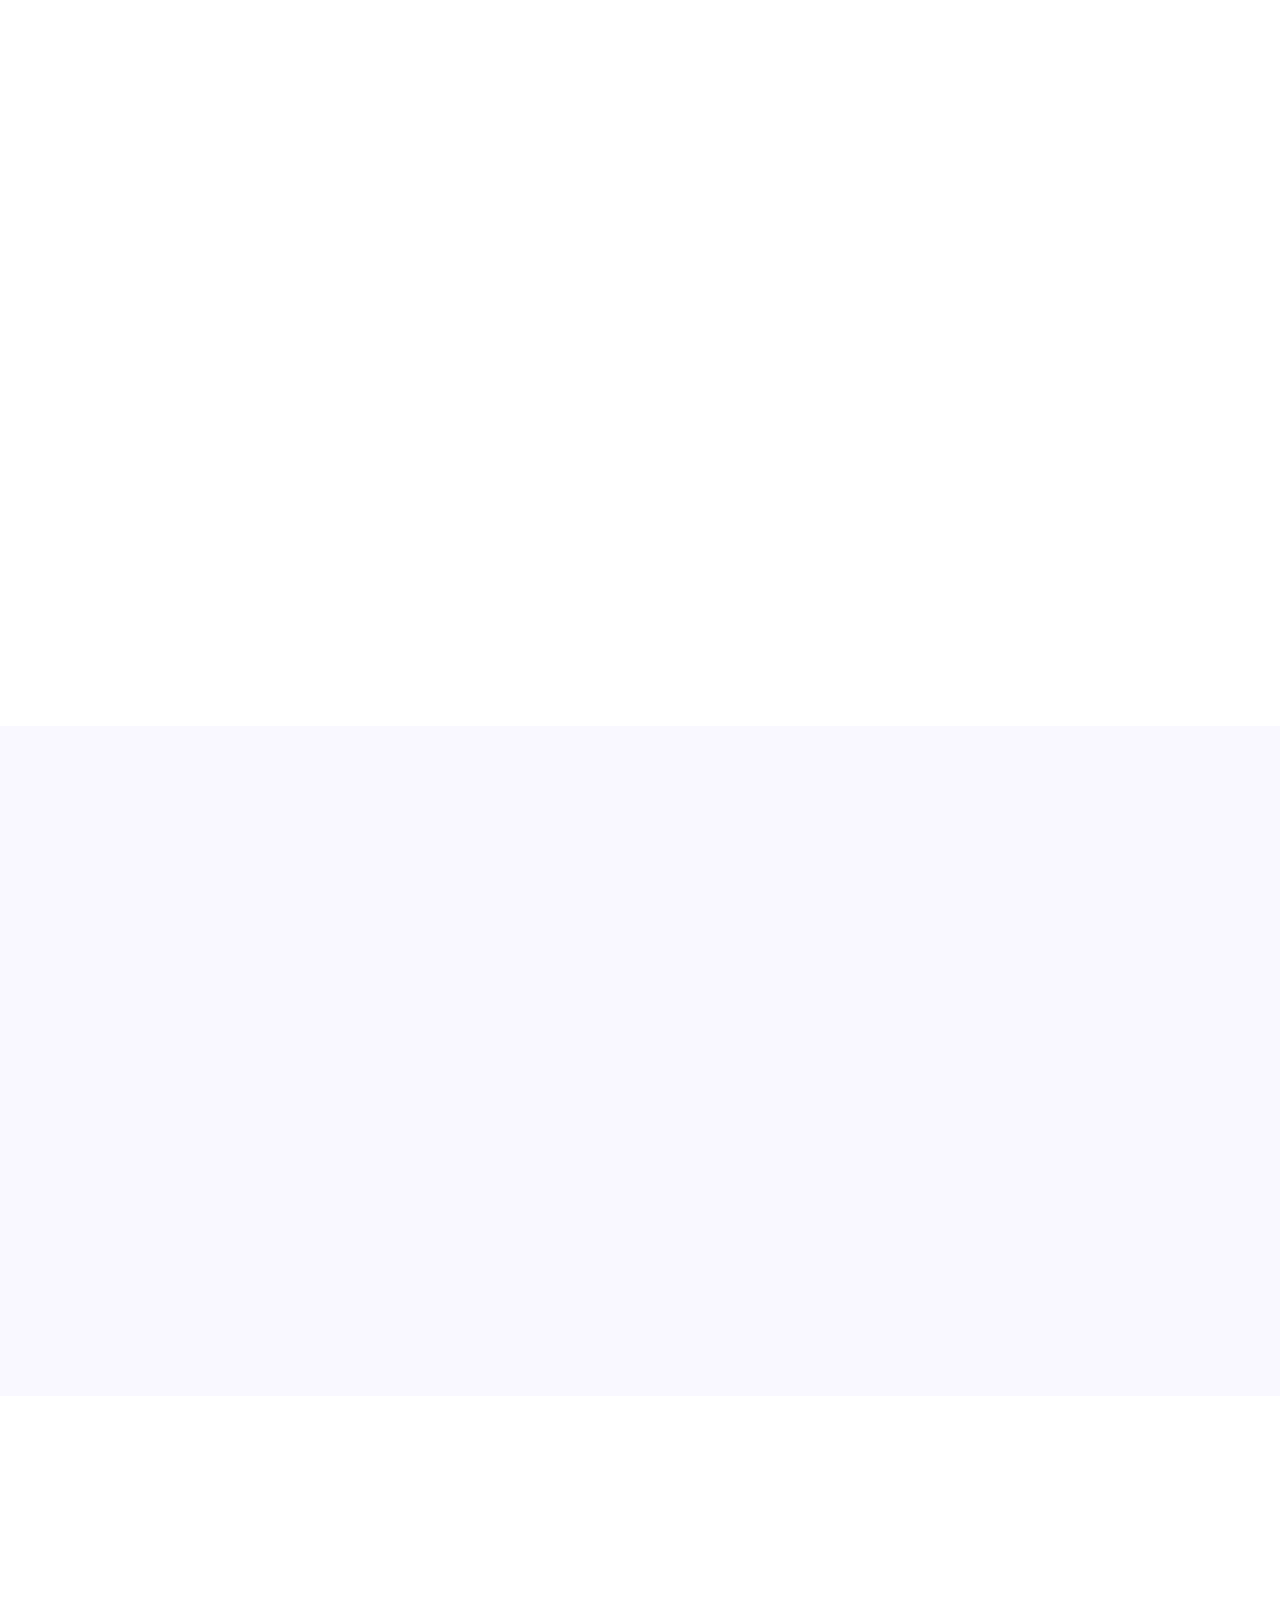
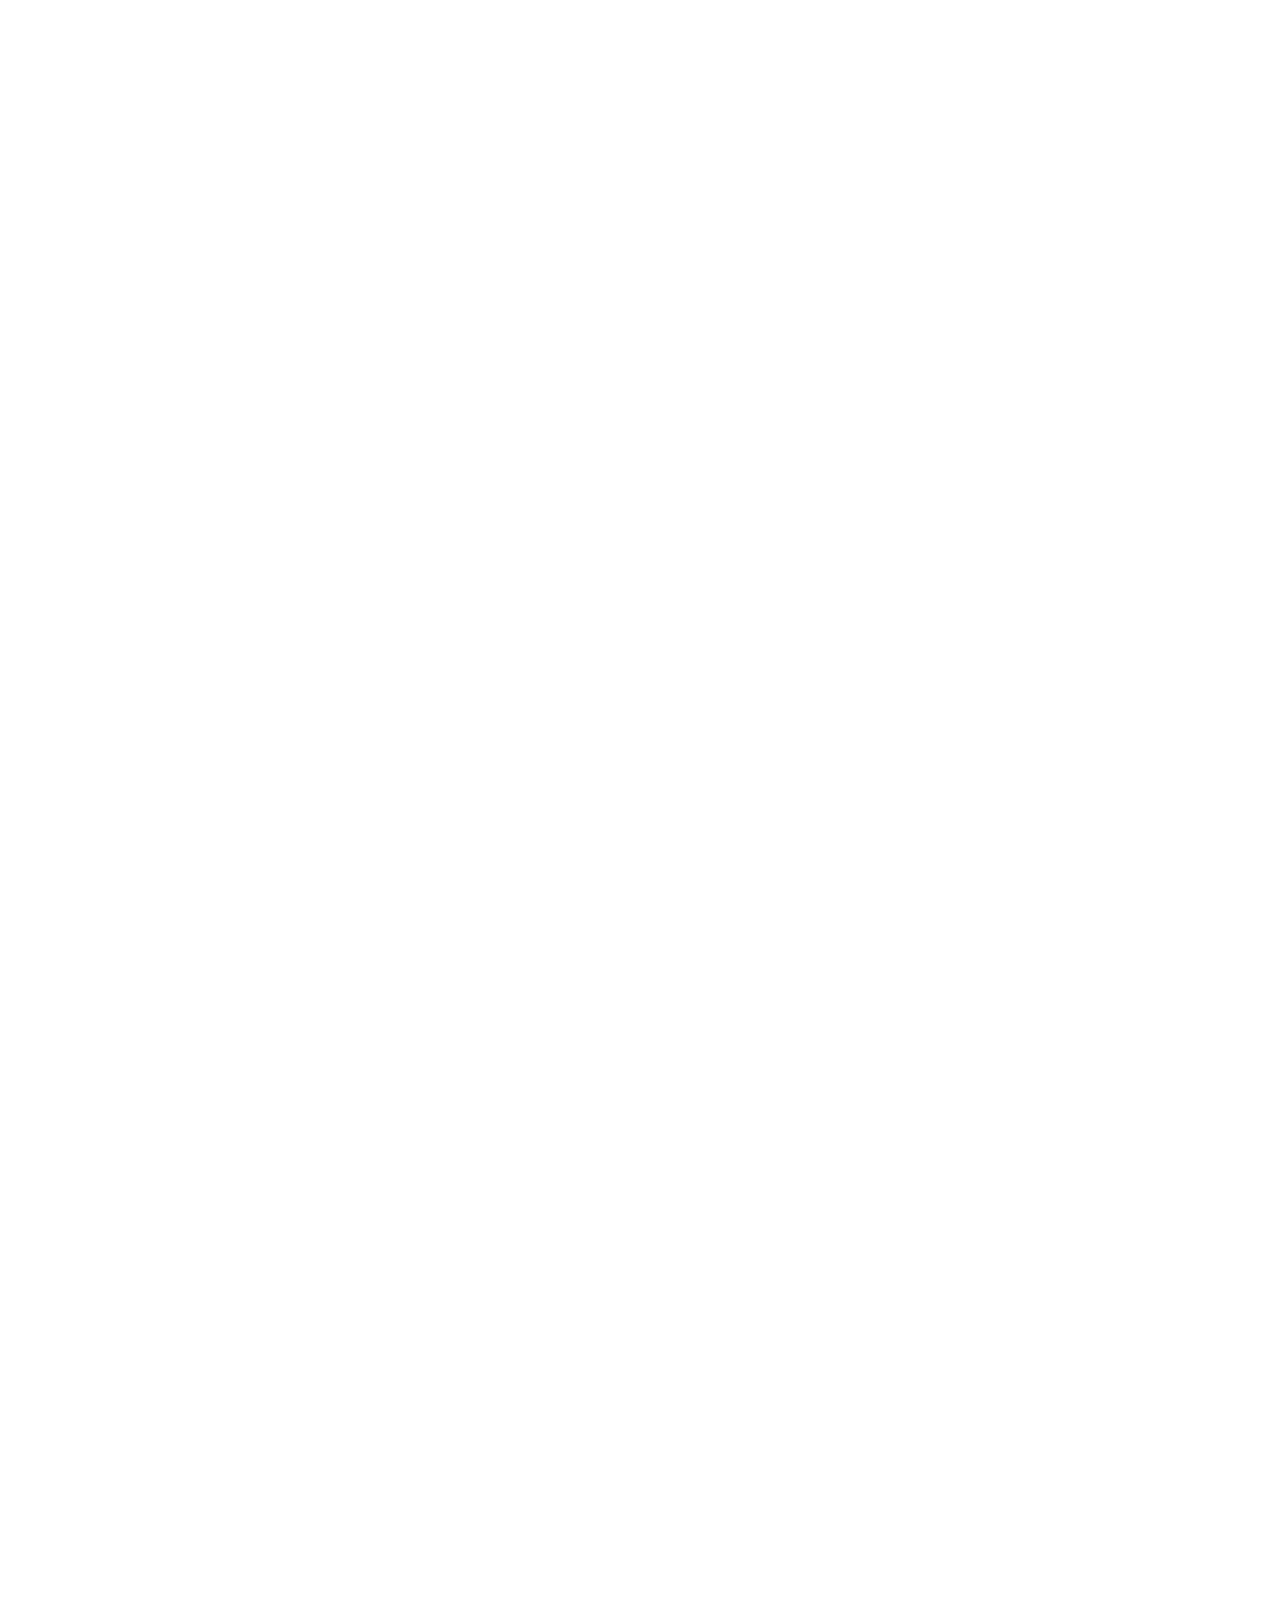
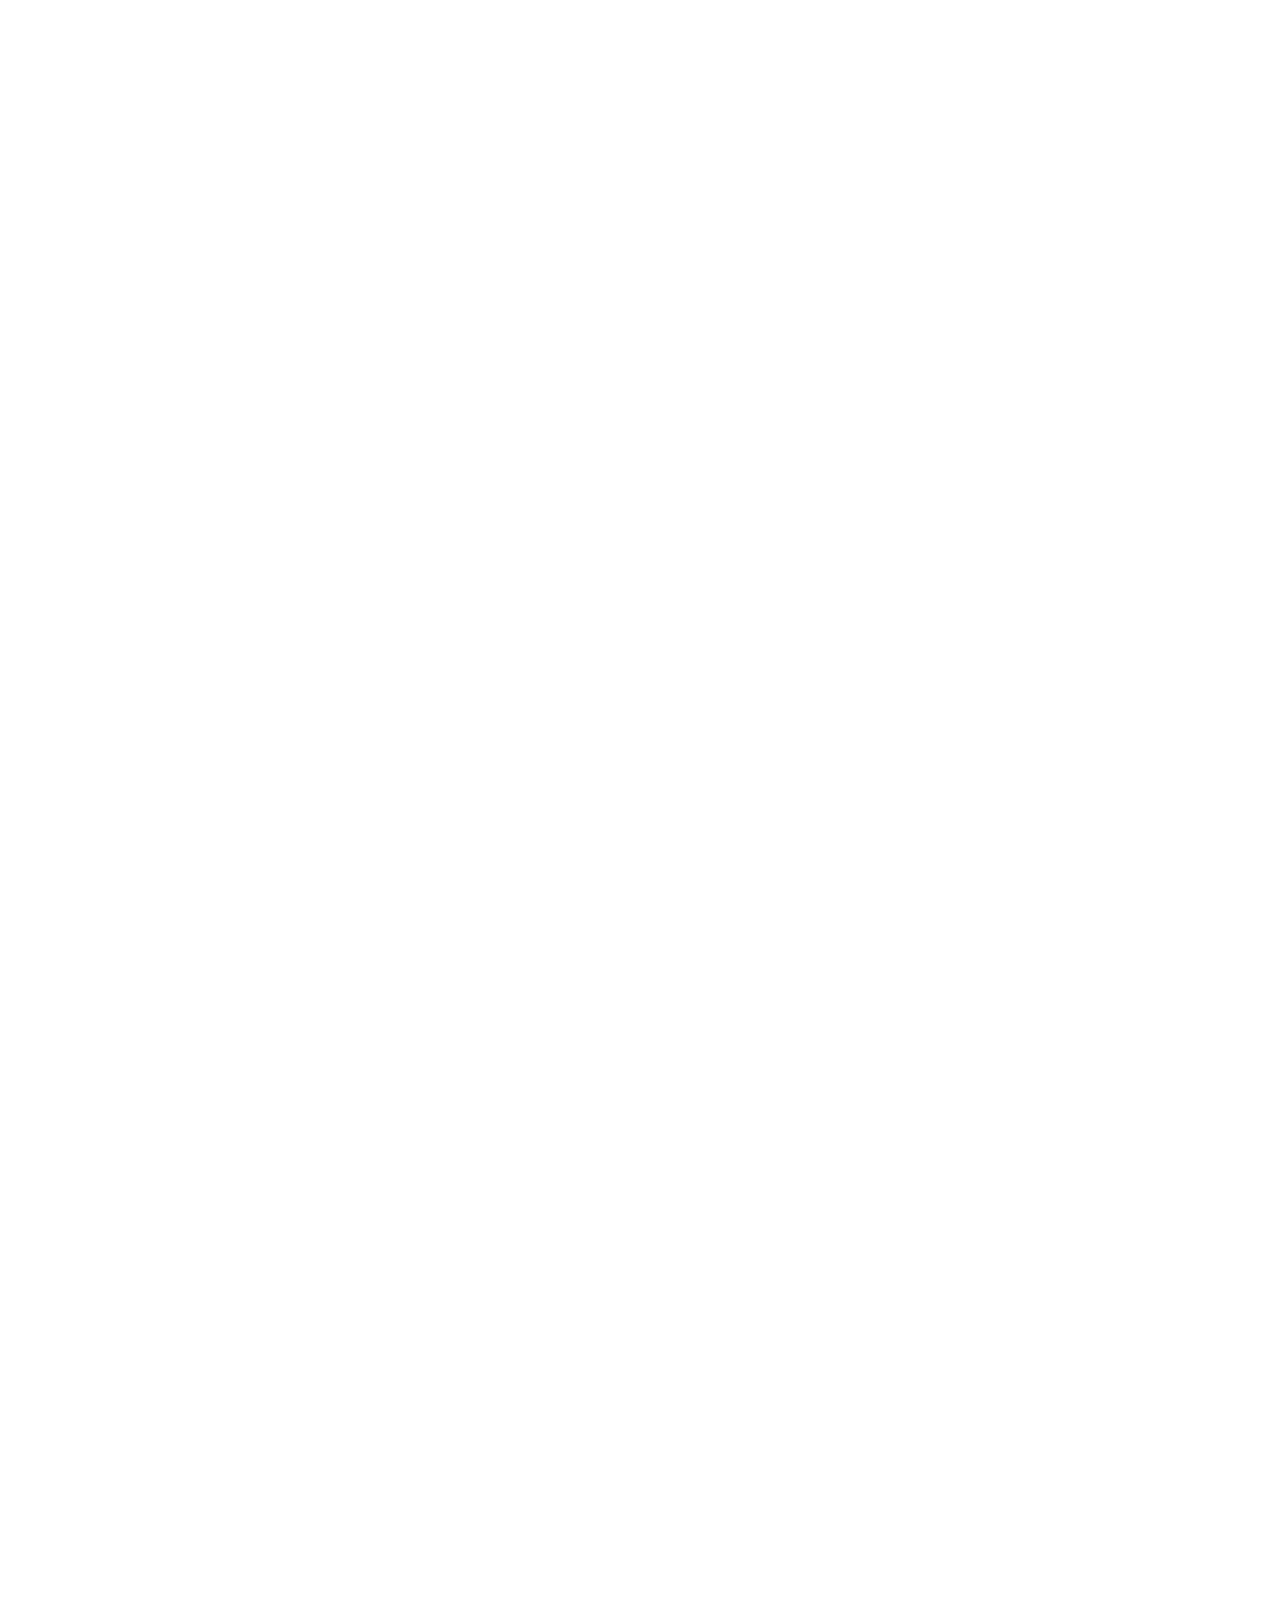
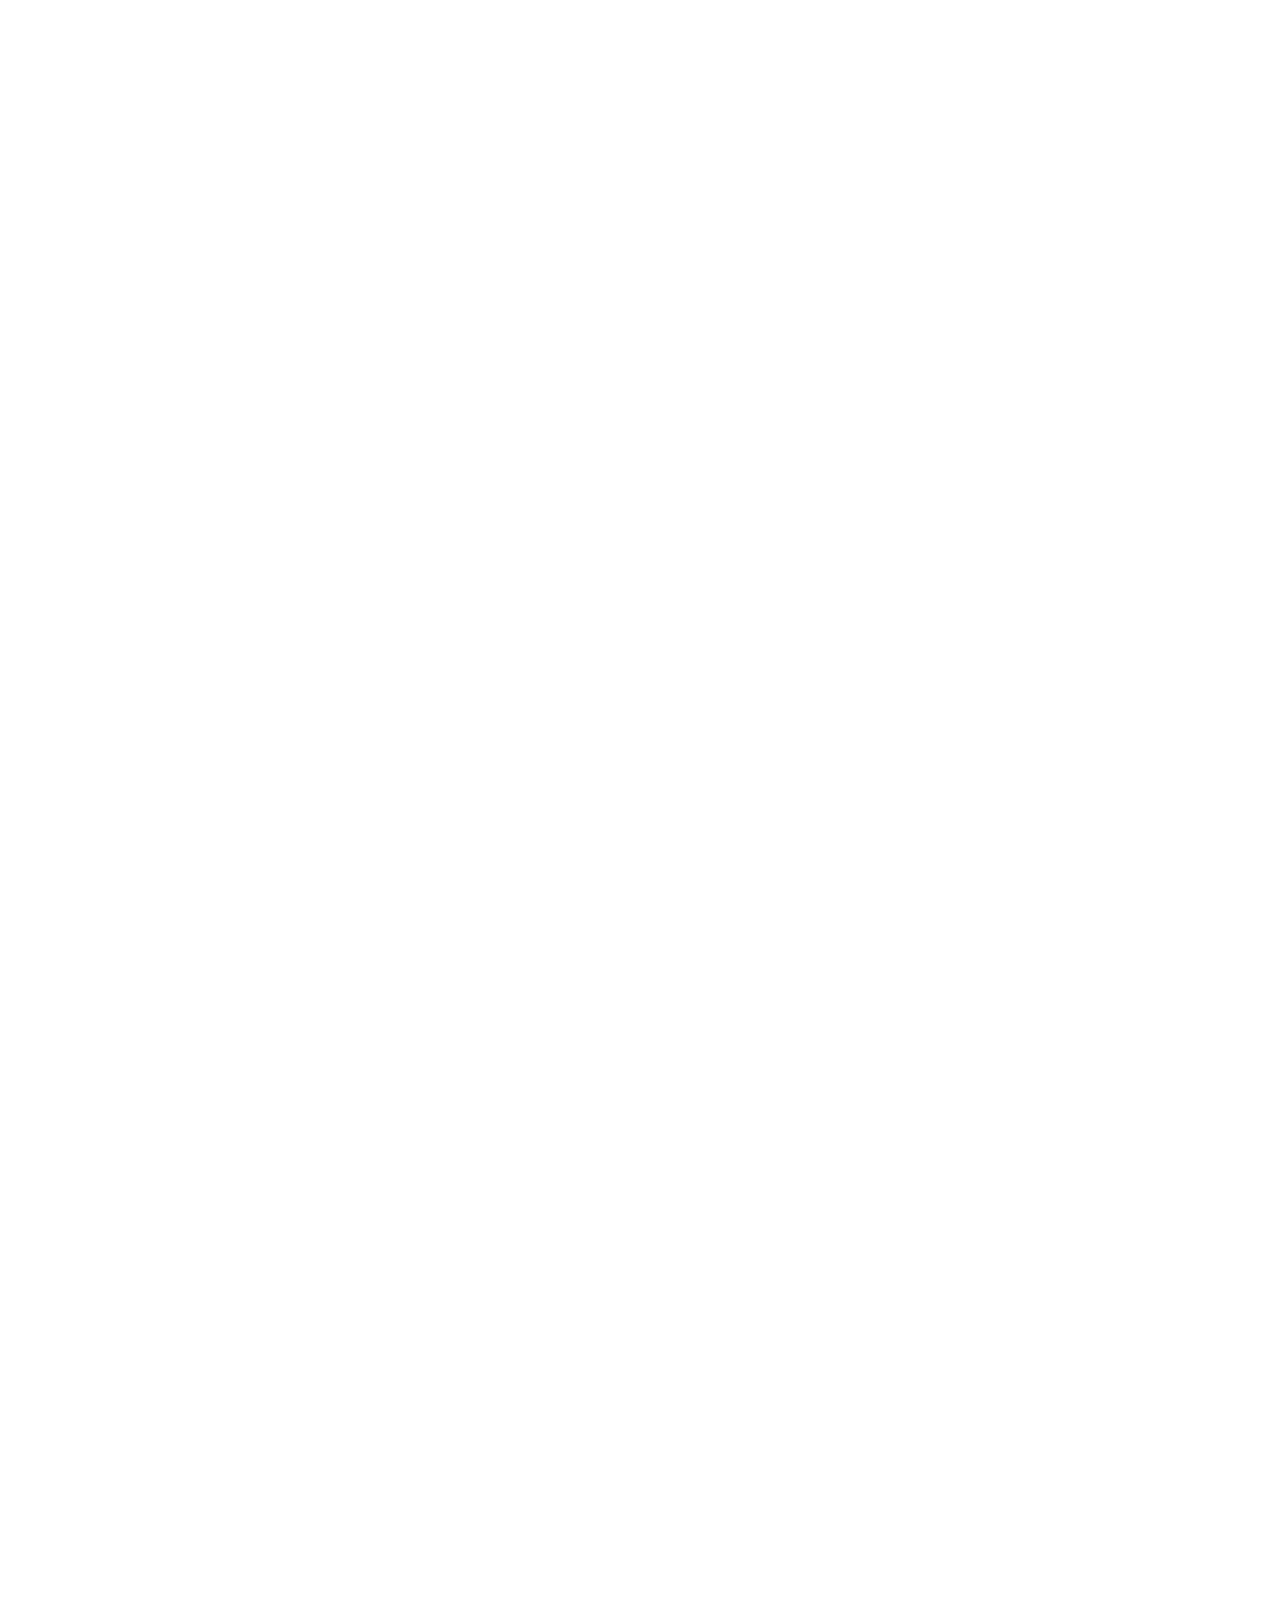
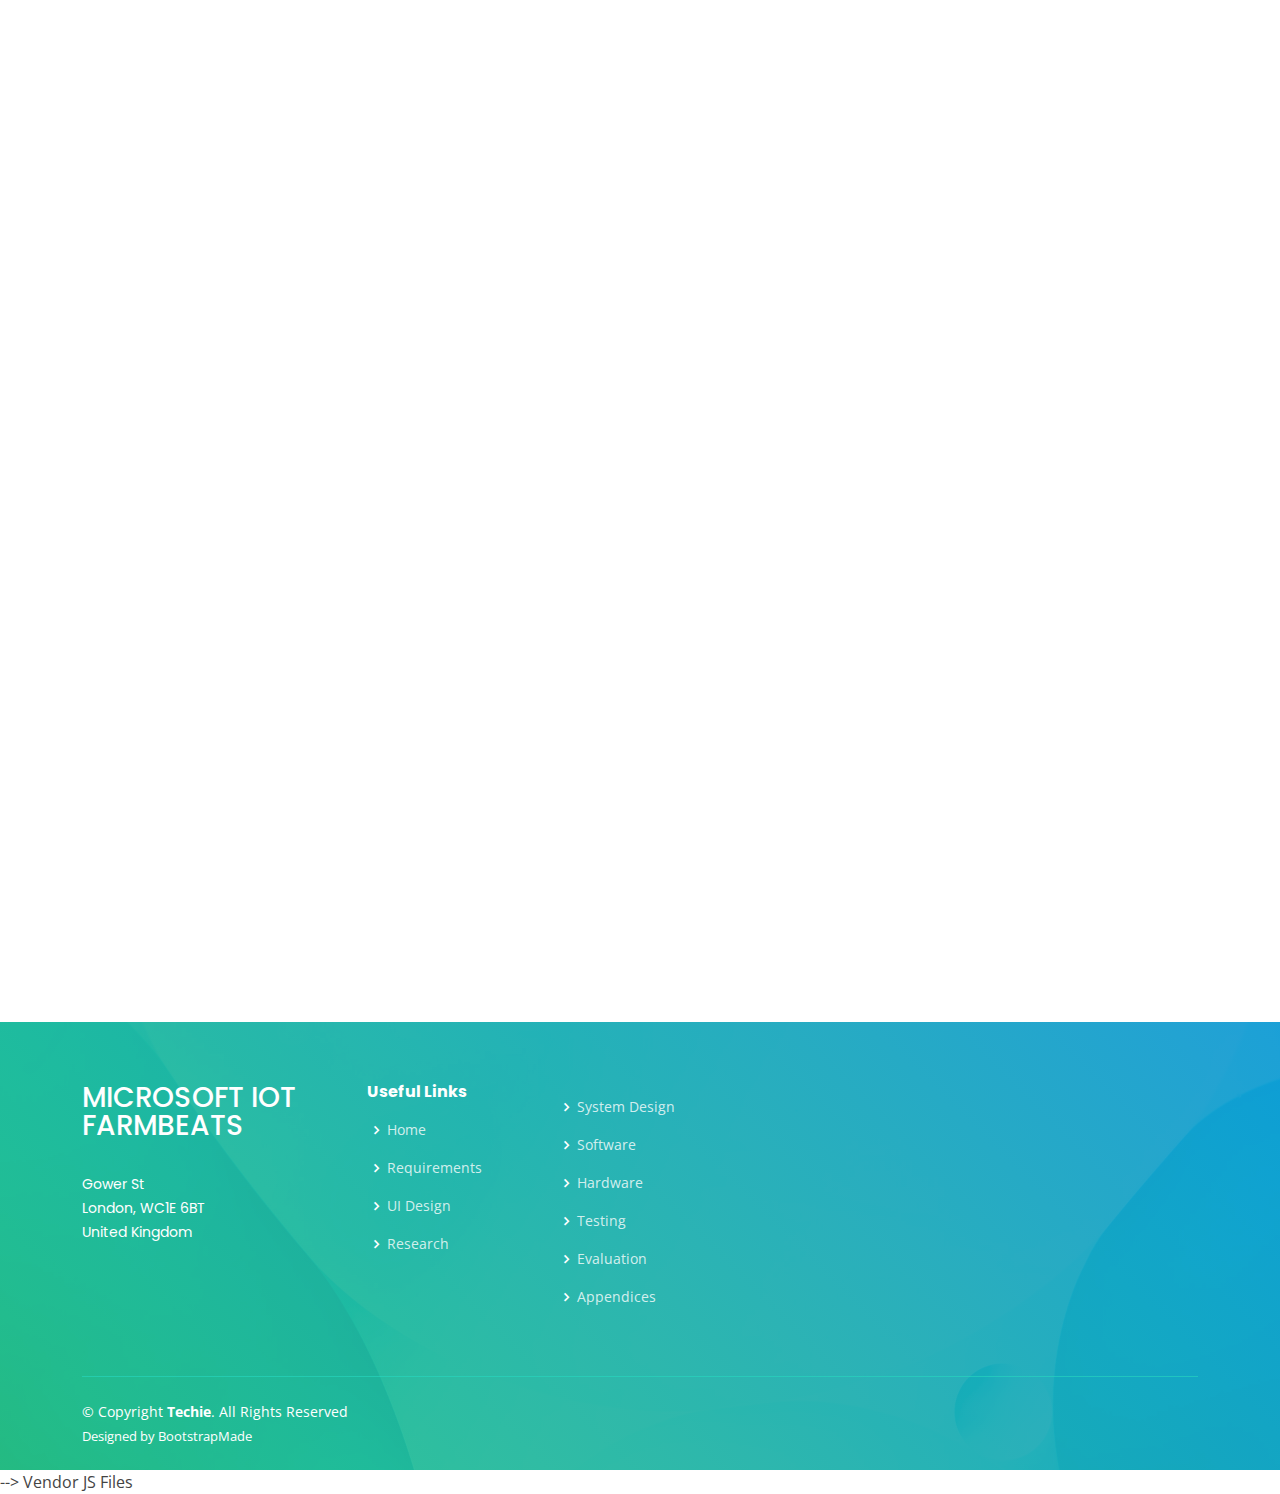
<file: team_28_website/requirements.html>
<!DOCTYPE html>
<html lang="en">

<head>
  <meta charset="utf-8">
  <meta content="width=device-width, initial-scale=1.0" name="viewport">

  <title>Microsoft IoT FarmBeats - Index</title>
  <meta content="" name="description">
  <meta content="" name="keywords">

  <!-- Favicons -->
  <link href="assets/img/favicon.png" rel="icon">
  <link href="assets/img/apple-touch-icon.png" rel="apple-touch-icon">

  <!-- Google Fonts -->
  <link href="https://fonts.googleapis.com/css?family=Open+Sans:300,300i,400,400i,600,600i,700,700i|Roboto:300,300i,400,400i,500,500i,600,600i,700,700i|Poppins:300,300i,400,400i,500,500i,600,600i,700,700i" rel="stylesheet">

  <!-- Vendor CSS Files -->
  <link href="assets/vendor/aos/aos.css" rel="stylesheet">
  <link href="assets/vendor/bootstrap/css/bootstrap.min.css" rel="stylesheet">
  <link href="assets/vendor/bootstrap-icons/bootstrap-icons.css" rel="stylesheet">
  <link href="assets/vendor/boxicons/css/boxicons.min.css" rel="stylesheet">
  <link href="assets/vendor/glightbox/css/glightbox.min.css" rel="stylesheet">
  <link href="assets/vendor/swiper/swiper-bundle.min.css" rel="stylesheet">

  <!-- Template Main CSS File -->
  <link href="assets/css/style.css" rel="stylesheet">

  <!-- =======================================================
  * Template Name: Techie - v4.7.0
  * Template URL: https://bootstrapmade.com/techie-free-skin-bootstrap-3/
  * Author: BootstrapMade.com
  * License: https://bootstrapmade.com/license/
  ======================================================== -->
</head>

<body>

  <!-- ======= Header ======= -->
  <header id="header" class="fixed-top ">
    <div class="container d-flex align-items-center justify-content-between">
      <h1 class="logo"><a href="index.html">IoT FarmBeats</a></h1>
      <!-- Uncomment below if you prefer to use an image logo -->
      <!-- <a href="index.html" class="logo"><img src="assets/img/logo.png" alt="" class="img-fluid"></a>-->

      <nav id="navbar" class="navbar">
        <ul>
          <ul>
            <!-- <li><a class="nav-link scrollto active" href="#hero">Home</a></li> -->
            <li class="dropdown"><a href="index.html"><span>Home</span> <i class="bi bi-chevron-down"></i></a>
             <ul>
              <li><a href="index.html#abstract">Abstract</a></li>
              <li><a href="index.html#project intro video">Project Introduction Video</a></li>
              <li><a href="index.html#team">Development Team</a></li>
              <li><a href="index.html#project management">Project Management</a></li>
            </ul>
          <li class="dropdown"><a href="#hero"><span>Requirements</span> <i class="bi bi-chevron-down"></i></a>
            <ul>
              <li><a href="#client introduction">Client Introduction</a></li>
              <li><a href="#requirement gathering">Requirement Gathering</a></li>
              <li><a href="#interview">Interview</a></li>
              <li><a href="#personas and scenarios">Personas and Scenarios</a></li>
              <li><a href="#use case diagrams">Use Case Diagrams</a></li>
              <li><a href="#moscow requirements">MoSCoW Requirement</a></li>
            </ul>
            <li class="dropdown"><a href="ui_design.html"><span>UI Design</span> <i class="bi bi-chevron-down"></i></a>
              <ul>
                  <li><a href="ui_design.html#design principles">Design Principles</a></li>
                  <li><a href="ui_design.html#sketches">Hand Drawn Sketches</a></li>
                  <li><a href="ui_design.html#prototype">Prototype with Proto.io</a></li>
              </ul>
            <li class="dropdown"><a href="research.html"><span>Research</span> <i class="bi bi-chevron-down"></i></a>
              <ul>
                  <li><a href="research.html#related projects review">Related Projects Review</a></li>
                  <li><a href="research.html#technology review">Technology Review</a></li>
                  <li><a href="research.html#solution summary">Solution Summary </a></li>
                  <li><a href="research.html#reference">Research References </a></li>
              </ul>
              <li class="dropdown"><a href="system_design.html"><span>System Design</span> <i class="bi bi-chevron-down"></i></a>
                <ul>
                    <li><a href="system_design.html#edge device">Edge Device System Design</a></li>
                    <li><a href="system_design.html#azure cloud">Azure Cloud System Design</a></li>
                    <li><a href="system_design.html#desktop app">Desktop App System Design</a></li>
                </ul>
            <li class="dropdown"><a href="software_implementation.html"><span>Software</span> <i class="bi bi-chevron-down"></i></a>
              <ul>
                <li><a href="software_implementation.html#overview">Overview</a></li>
                <li><a href="software_implementation.html#sensor and actuators">Sensor and Actuators</a></li>
                <li><a href="software_implementation.html#data analysis">Data Analysis</a></li>
                <li><a href="software_implementation.html#cloud based solution">Cloud Based Solution</a></li>
                <li><a href="software_implementation.html#gui">GUI</a></li>
              </ul>
            <li class="dropdown"><a href="hardware.html"><span>Hardware</span> <i class="bi bi-chevron-down"></i></a>
              <ul>
                <li><a href="hardware.html#design">Design</a></li>
                <li><a href="hardware.html#implementation">Implementation</a></li>
                <li><a href="hardware.html#hardware_info">Hardware Information</a></li>
              </ul>
            <li class="dropdown"><a href="testing.html"><span>Testing</span> <i class="bi bi-chevron-down"></i></a>
                <ul>
                  <li><a href="testing.html#testing strategy">Testing Strategy</a></li>
                  <li><a href="testing.html#unit and int testing">Unit and Integration Testing</a></li>
                  <li><a href="testing.html#user testing">User Acceptance Testing</a></li>
                </ul>
            <li class="dropdown"><a href="evaluation.html"><span>Evaluation</span> <i class="bi bi-chevron-down"></i></a>
                  <ul>
                    <li><a href="evaluation.html#summary of achievements">Summary of Achievements</a></li>
                    <li><a href="evaluation.html#list of bugs">List of Bugs</a></li>
                    <li><a href="evaluation.html#individual contribution">Individual Contribution</a> </li>
                    <li><a href="evaluation.html#evaluation">Critical Evaluation of the Project</a></li>
                    <li><a href="evaluation.html#future work">Future Work</a></li>
                  </ul>
              <li class="dropdown"><a href="appendices.html"><span>Appendices</span> <i class="bi bi-chevron-down"></i></a>
                <ul>
                    <li><a href="appendices.html#user manual">User Manual</a></li>
                    <li><a href="appendices.html#deployment manual">Deployment Manual</a></li>
                    <li><a href="appendices.html#blog">Blog and Videos</a></li>
                    <li><a href="appendices.html#video">GitHub and Licenses</a></li>
                </ul>
        </ul>
        <i class="bi bi-list mobile-nav-toggle"></i>
      </nav><!-- .navbar -->

    </div>
  </header><!-- End Header -->

  <!-- ======= Hero Section ======= -->
  <section id="hero" class="d-flex align-items-center">

    <div class="container-fluid" data-aos="fade-up">
      <div class="row justify-content-center">
        <div class="col-xl-5 col-lg-6 pt-3 pt-lg-0 order-2 order-lg-1 d-flex flex-column justify-content-center">
          <h1>Requirements</h1>
          <div><a href="#client introduction" class="btn-get-started scrollto">Learn More</a></div>
        </div>
        <div class="col-xl-4 col-lg-6 order-1 order-lg-2 hero-img" data-aos="zoom-in" data-aos-delay="150">
          <img src="assets/img/hero-img.png" class="img-fluid animated" alt="">
        </div>
      </div>
    </div>

  </section><!-- End Hero -->

  <main id="main">

    <!-- ======= Client Introduction Section ======= -->
    <section id="client introduction" class="section1">
      <div class="container">

        <div class="row">
          <div class="col-lg-4 order-1 order-lg-2" data-aos="zoom-in" data-aos-delay="150">
            <img src="assets/img/requirements/avanade-logo-vector.svg" alt="">
          </div>
          <div class="col-lg-8 pt-4 pt-lg-0 order-2 order-lg-1 content" data-aos="fade-right">
            <h1> Client Introduction</h1>
            <p>
              Avanade is a company that provides IT services and innovative solutions,
              as well as the Cloud and AI analytics on Microsoft platforms.
            </p>
            <p>
              Our client values “design-led approaches”, focusing more on goals and results 
              rather than the process of using sensors and collecting data. We are encouraged 
              to centre our research and design around future applications from small experiments 
              to a larger industrial scale.
            </p>

            <h3>Project Goals:</h3>
            <ol>
              <li> Create a solution that increases farm process efficiency.</li> 
              <li>  Incorporate IoT devices as well as the use of Azure cloud services.</li> 
              <li>  The solution could be anything as long as it addresses current problem and explores ways of using current technology resources available.</li> 
              <li>  Ensure the solution is extendable and scalable.</li> 
            </ol>
            
          </div>
        </div>

      </div>
    </section><!-- End Client Introduction Section -->

    <!-- =======  Requirement Gathering Section ======= -->
    <section id="requirement gathering" class="section1">
      <div class="container">
        
          <div data-aos="fade-right">
            <h1> Requirement Gathering</h1>
            <br>
            <p>
              Our team arranged weekly meetings with Avanade to discuss user requirements,
              and thus began the iterative process of gathering user needs and creating a 
              product that could meet them[<a href="#reference">1</a>].
            </p>
            <p>
              Our client initially presented us with a very open-ended project: our solution
              could be anything of our interest, as long as it achieves the project goals 
              listed above. Following the brainstorming technique from [<a href="#reference">2</a>], we completed
              mind-maps and concept boards to explore different 
              aspects of farming, such as livestock or agriculture to familiarise ourselves 
              with the options we can explore. We thought about possible users that work with 
              farms on a regular basis, such as farmers or researchers, and centred our 
              design around their needs.
            </p>
            <div class="row">
            <div class="col-lg-8" data-aos="zoom-in" >
            <p>
              Along with users, we had to also consider the technology available to us. 
              We were handed an AI camera and a Microsoft Raspberry Pi Grove Toolkit to 
              explore the technology we can use for our solution. After discussing potential
              ideas, we decided on creating a control system for optimal plant growth with 
              many sensors monitoring the condition, actuators for feedback response, and an 
              AI camera to monitor the health of the plant.
            </p>
            <p>
              In summary, we narrowed an open-ended task into a specific project by abstracting
              concepts we believe will create the most significant impact on the farming industry.
              After collecting data from users, as well researching about technology provided for us,
              we established and refined our requirements that could ensure project goals are met 
              within the deadline.
            </p>
            
            </div>
            <div class="col-lg-4" data-aos="zoom-in" data-aos-delay="150">
              <img src="assets/img/requirements/picture1.png" alt="" style="width:300px;height:300px;">
            </div>
          </div>

            
          
        </div>


      </div>
    </section><!-- End Requirement Gathering Section -->

    <!-- ======= Interview Section ======= -->
    <section id="interview" class="services section-bg">
      <div class="container" data-aos="fade-up">

        <div class="section-title">
          <h2>Interviews, Personas and Scenarios</h2>
          <p>To get a deeper understanding on user needs, we have interviewed two possible users: a farmer and an agricultural researcher.
            Here is the script:</p>
        </div>

        <div class="row">
          <div class="col-lg-6" data-aos="zoom-in" data-aos-delay="100">
            
              <img src="assets/img/requirements/interview/farmer.png" alt="" style="width:300px;height:300px;">

              <h4><a href="farmer.html">Farmer</a></h4>
            
          </div>

          <div class="col-lg-6" data-aos="zoom-in" data-aos-delay="200">
            <img src="assets/img/requirements/interview/researcher.png" alt="" style="width:300px;height:300px;">

              <h4><a href="researcher.html">Researcher</a></h4>
          </div>

        </div>

      </div>
    </section><!-- End Services Section -->

    <!-- ======= Personas and Scenarios Section ======= -->
    <section id="personas and scenarios" class="section1">
      <div class="container" data-aos="fade-up">
          <h1>Personas and Scenarios</h1>
          <br>
          <br>
          <p>
            We decided on having the two personas: Farmer and Agricultural Research Scientist. This is because
            both have jobs that require information of farm processes and are interesting in optimising them. 
            Farmer and Research Scientist also represent contrasting users as one would be more present on farm 
            land whereas the other would monitor farm condition remotely. 
          </p>

          <h2>Persona 1</h2>
          <img src="assets/img/requirements/personas/persona1.png" alt="" style="width:600px;height:400px;">
          <h2>Scenario 1</h2>
          <p>  
            Cea is a 75-year-old farmer who is very experienced with agriculture. She wants to find a way to 
            maintain the farm by herself, as she is elderly and finds herself lacking physical strength after 
            working for a long time. She mounted our devices to the farm and logged into our web-app to monitor 
            the situation of the field. Does this easily by seeing data and charts on the website. She also 
            connects her original watering device into the system so she can finish her daily job at home on 
            her own. She is also able to determine the situation by the color of the indicator light on the 
            web-app and follows suggestions given which are determined by our model. This makes her work life 
            more convenient and simpler.
          </p>
          <br>
          <br>
          <h2>Persona 2</h2>
          <img src="assets/img/requirements/personas/persona2.png" alt="" style="width:600px;height:400px;">
          <h2>Scenario 2</h2>
          <p>
            Jack Donalds is a 35-year-old agricultural research scientist and is quite experienced with using
            electronic devices and computer systems. He wants to collect some data on soil humidity and ambient
            temperature on the farm he is using as his case study. He accesses the farm's website on his computer,
            and briefly looks through all data shown on the first page to look for any anomalies. Satisfied that
            there aren't any error messages indicating problems, he selects an option to display ambient 
            temperature against time on a graph. Satisfied with the data values, he downloads the data as an XML 
            file and uses it for further analysis offline.
          </p>
        </div>

      </div>
    </section><!-- End Personas and Scenarios Section -->

    <!-- ======= Use Case Diagrams Section ======= -->
    <section id="use case diagrams" class="section1">
      <div class="container" data-aos="fade-up">
        <h1>Use Case Diagrams</h1>
        <p>
          We have two use case diagrams: one to demonstrate what the user has to do
          to set up system (this may require more technical skills than an average user),
          and one for general use.
        </p>

        <img src="assets/img/requirements/use_case_diagrams/use_case_diagram1.png" alt="" style="width: 800px;height:200px;">
        <br>
        <br>
        <br>
        <br>
        <img src="assets/img/requirements/use_case_diagrams/use_case_diagram2.png" alt="" style="width: 800px;height:300px;">



      </div>
    </section><!-- End Use Case Diagrams Section -->

    <!-- ======= MoSCoW Section ======= -->
    <section id="moscow requirements" class="section1">
      <div class="container" data-aos="fade-up">

      
          <h1>MoSCoW Requirements</h1>
          <p></p>
          <h3>Functional Requirements</h3>

          <style>
            table, th, td {
              border:1px solid black;
              padding: 15px;
            }
           </style>

          <table style="width: 80%">
            <colgroup>
              <col span="1" style="width: 5%;">
              <col span="1" style="width: 60%;">
              <col span="1" style="width: 10%;">
            </colgroup>
            <tr>
              <th style="text-align:center">ID</th>
              <th>Requirement Description </th>
              <th>Type</th>
            </tr>
            <tr>
              <td style="text-align:center">1</td>
              <td>
                Set up a circuit system with three plants in a plastic 
                container with devices connected (raspberry pi, sensors, and actuators). 
              </td>
              <td>Must have </td>
            </tr>
            <tr>
              <td style="text-align:center">2</td>
              <td>
                Implement data collection for brightness and humidity subsystems. 
                Get input from sensors in regular intervals and store them on the 
                raspberry pi.  
              </td>
              <td>Must have </td>
            </tr>
            <tr>
              <td style="text-align:center">3</td>
              <td>
                Add control to the system (simple PID (Proportional Integral Derivative) 
                control) for brightness and humidity subsystems.  
              </td>
              <td>Must have </td>
            </tr>
            <tr>
              <td style="text-align:center">4</td>
              <td>Create a simple user interface that displays sensor readings and actuation status.  </td>
              <td>Must have </td>
            </tr>

            <tr>
              <td style="text-align:center">5</td>
              <td>Create a cloud-based data collection and storage system using: 
                <ul>
                <li>Azure IoT Hub to communicate with IoT devices (Raspberry Pi) and collect data from it. </li>
                <li>Azure SQL Database which stores and gives access to collected data. </li>
                <li>Azure StreamAnalytics Job, which inserts data collected by the IoT Hub into the SQL DB. </li>
              </ul>
            </td>
              <td>Should have </td>
            </tr>

            <tr>
              <td style="text-align:center">6</td>
              <td> Allow the GUI to access the database and display data live. </td>
              <td>Should have </td>
            </tr>
            <tr>
              <td style="text-align:center">7</td>
              <td> Implement data collection for water and heating subsystems. </td>
              <td>Should have </td>
            </tr>

            <tr>
              <td style="text-align:center">8</td>
              <td> Add control to the system for water subsystem. </td>
              <td>Should have </td>
            </tr>

            <tr>
              <td style="text-align:center">9</td>
              <td> Create a desktop App with a GUI: 
                <ul>
                <li>A graph of real data being collected live, showing the most recent n values. </li>
                <li>GUI includes automatic mode that allows sspecified ideal temperature, humidity and soil moisture values for the subsystem to maintain in the GUI. </li>
                </ul>
              </td>
              <td>Should have </td>
            </tr>

            <tr>
              <td style="text-align:center">10</td>
              <td> Scale and message suggestions are based on a configuration file containing all information about a specific plant profile.</td>
              <td>Should have </td>
            </tr>

            <tr>
              <td style="text-align:center">11</td>
              <td> Allow user to upload their own configuration file for a different plant profile.</td>
              <td>Should have </td>
            </tr>

            <tr>
              <td style="text-align:center">12</td>
              <td>Include a manual mode in the GUI where users can turn on/off the fans, sprinkler and LED lights, and also adjust the brightness.</td>
              <td>Could have</td>
            </tr>

            <tr>
              <td style="text-align:center">13</td>
              <td> Perform data analysis on the sensor data:
                <ul>
                <li>AI model for inference on the data. </li>
                <li>Create predictions. </li>
                <li>The program allows input for optimal condition.</li>
                </ul>
              </td>
              <td>Could have </td>
            </tr>

            <tr>
              <td style="text-align:center">14</td>
              <td> Continue AI model training with the system we have. 
              </td>
              <td>Could have </td>
            </tr>

            <tr>
              <td style="text-align:center">15</td>
              <td> Add AI camera to the system:
                <ul>
                  <li> Cut a hole for the camera lens so it can point directly at the plants. </li>
                </ul>
              </td>
              <td>Could have </td>
            </tr>

            <tr>
              <td style="text-align:center">16</td>
              <td> Perform data analysis on the camera data:
                <ul>
                  <li>Recognise each leaf. </li>
                  <li>Determine how dry each leaf is.</li>
                  <li>Detect abnormal properties on leaf e.g. spots.</li>
                </ul>
              </td>
              <td>Could have </td>
            </tr>

            <tr>
              <td style="text-align:center">17</td>
              <td> Allow the camera to classify plants and detect stress levels of plants:
                <ul>
                  <li>Further training with more online pictures for different plants. </li>
                  <li>Take in input from the camera to create predictions of how the plant might grow in the future.</li>
                </ul>
              </td>
              <td>Could have </td>
            </tr>

            </li>
          </table>

          <br>
          <h3>Non-functional Requirements</h3>
          <table style="width: 80%">
            <colgroup>
              <col span="1" style="width: 5%;">
              <col span="1" style="width: 60%;">
              <col span="1" style="width: 10%;">
            </colgroup>
            <tr>
              <th>ID</th>
              <th>Requirement Description </th>
              <th>Type</th>
            </tr>

            <tr>
              <td style="text-align:center">18</td>
              <td> Create an easy-to-use GUI that allows users to view profiles for each subsystem 
                separately. Ensure response time to interaction is minimal. 
              </td>
              <td>Must have </td>
            </tr>

            <tr>
              <td style="text-align:center">19</td>
              <td> Ensure the system is scalable up to industry level: allowing up to thousands of 
                sensor and actuator data to be collected by system and stored in database. 
              </td>
              <td>Must have </td>
            </tr>

            <tr>
              <td style="text-align:center">20</td>
              <td> Ensure the actuation controlled by system is reliable and does not produce errors. 
              </td>
              <td>Must have </td>
            </tr>

            <tr>
              <td style="text-align:center">21</td>
              <td> Ensure the system follows an extensible design, allowing new features to be 
                easily added in the future. 
              </td>
              <td>Must have </td>
            </tr>

            <tr>
              <td style="text-align:center">22</td>
              <td> Ensure security of cloud services by ensuring all keys are kept privately and firewalls are set up correctly. 
              </td>
              <td>Must have </td>
            </tr>

            <tr>
              <td style="text-align:center">23</td>
              <td> Ensure the data stored on database is available if there is internet connection. 
              </td>
              <td>Should have </td>
            </tr>

            <tr>
              <td style="text-align:center"> 24 </td>
              <td> Ensure the delay time between data being saved in database and time of data collection
                 is no more than 30 seconds. 
              </td>
              <td>Should have </td>
            </tr>

            <tr>
              <td style="text-align:center"> 25 </td>
              <td> Write comprehensive documentation for all code. 
              </td>
              <td>Could have </td>
            </tr>

            <tr>
              <td style="text-align:center">26</td>
              <td> Create CI/CD workflow for the documentation: 
                <ul>
                  <li>Sphinx documentation generation </li>
                  <li>Automatic GH pages deployment </li>
                </ul>
              </td>
              <td>Could have </td>
            </tr>

            <tr>
              <td style="text-align:center"> 27 </td>
              <td> Have a complete code coverage when testing.
              </td>
              <td>Could have </td>
            </tr>

          </table>
        </div>

      </div>
    </section><!-- End Portfolio Section -->

     <!-- ======= Reference Section ======= -->
     <section id="reference" class="section1">
      <div class="container" data-aos="fade-up">

        <div class="section-title">
          <h2>References</h2>
          <p>[1] J. S. H. &. R. Y. Preece, Interaction Design: Beyond Human-Computer Interaction 
            Chapter 11 Pg 386, John Wiley, 2019.
          </p>
          <p>
            [2] J. S. H. &. R. Y. Preece, Interaction Design: Beyond Human-Computer Interaction
            Chapter 11 Pg 402, John Wiley, 2019.
          </p>

          

        </div>

        <div class="row">
          
        </div>

      </div>
    </section><!-- End Reference Section -->

  </main><!-- End #main -->

  <!-- ======= Footer ======= -->
  <footer id="footer">

    <div class="footer-top">
      <div class="container">
        <div class="row">

          <div class="col-lg-3 col-md-6 footer-contact">
            <h3>Microsoft IoT FarmBeats</h3>
            <p>
              Gower St <br>
              London, WC1E 6BT<br>
              United Kingdom <br><br>
            </p>
          </div>

          <div class="col-lg-2 col-md-6 footer-links">
            <h4>Useful Links</h4>
            <ul>
              <li><i class="bx bx-chevron-right"></i> <a href="index.html">Home</a></li>
              <li><i class="bx bx-chevron-right"></i> <a href="requirements.html">Requirements</a></li>
              <li><i class="bx bx-chevron-right"></i> <a href="ui_design.html">UI Design</a></li>
              <li><i class="bx bx-chevron-right"></i> <a href="research.html">Research</a></li>
              
            </ul>
          </div>
          <div class="col-lg-3 col-md-6 footer-links">
            <p></p>
            <ul>
              <li><i class="bx bx-chevron-right"></i> <a href="system_design.html">System Design</a></li>
              <li><i class="bx bx-chevron-right"></i> <a href="software_implementation.html">Software</a></li>
              <li><i class="bx bx-chevron-right"></i> <a href="hardware.html">Hardware</a></li>
              <li><i class="bx bx-chevron-right"></i> <a href="testing.html">Testing</a></li>
              <li><i class="bx bx-chevron-right"></i> <a href="evaluation.html">Evaluation</a></li>
              <li><i class="bx bx-chevron-right"></i> <a href="appendices.html">Appendices</a></li>
            </ul>

          </div>

        </div>
      </div>
    </div>

    <div class="container">

      <div class="copyright-wrap d-md-flex py-4">
        <div class="me-md-auto text-center text-md-start">
          <div class="copyright">
            &copy; Copyright <strong><span>Techie</span></strong>. All Rights Reserved
          </div>
          <div class="credits">
            <!-- All the links in the footer should remain intact. -->
            <!-- You can delete the links only if you purchased the pro version. -->
            <!-- Licensing information: https://bootstrapmade.com/license/ -->
            <!-- Purchase the pro version with working PHP/AJAX contact form: https://bootstrapmade.com/techie-free-skin-bootstrap-3/ -->
            Designed by <a href="https://bootstrapmade.com/">BootstrapMade</a>
          </div>
        </div>
        <!-- <div class="social-links text-center text-md-right pt-3 pt-md-0">
          <a href="#" class="twitter"><i class="bx bxl-twitter"></i></a>
          <a href="#" class="facebook"><i class="bx bxl-facebook"></i></a>
          <a href="#" class="instagram"><i class="bx bxl-instagram"></i></a>
          <a href="#" class="google-plus"><i class="bx bxl-skype"></i></a>
          <a href="#" class="linkedin"><i class="bx bxl-linkedin"></i></a>
        </div> -->
      </div>

    </div>
  </footer><!-- End Footer -->

  <a href="#" class="back-to-top d-flex align-items-center justify-content-center"><i class="bi bi-arrow-up-short"></i></a>
  <div id="preloader"></div> -->

  Vendor JS Files
  <script src="assets/vendor/purecounter/purecounter.js"></script>
  <script src="assets/vendor/aos/aos.js"></script>
  <script src="assets/vendor/bootstrap/js/bootstrap.bundle.min.js"></script>
  <script src="assets/vendor/glightbox/js/glightbox.min.js"></script>
  <script src="assets/vendor/isotope-layout/isotope.pkgd.min.js"></script>
  <script src="assets/vendor/swiper/swiper-bundle.min.js"></script>
  <script src="assets/vendor/php-email-form/validate.js"></script>

  <!-- Template Main JS File -->
  <script src="assets/js/main.js"></script>

</body>

</html>
</file>
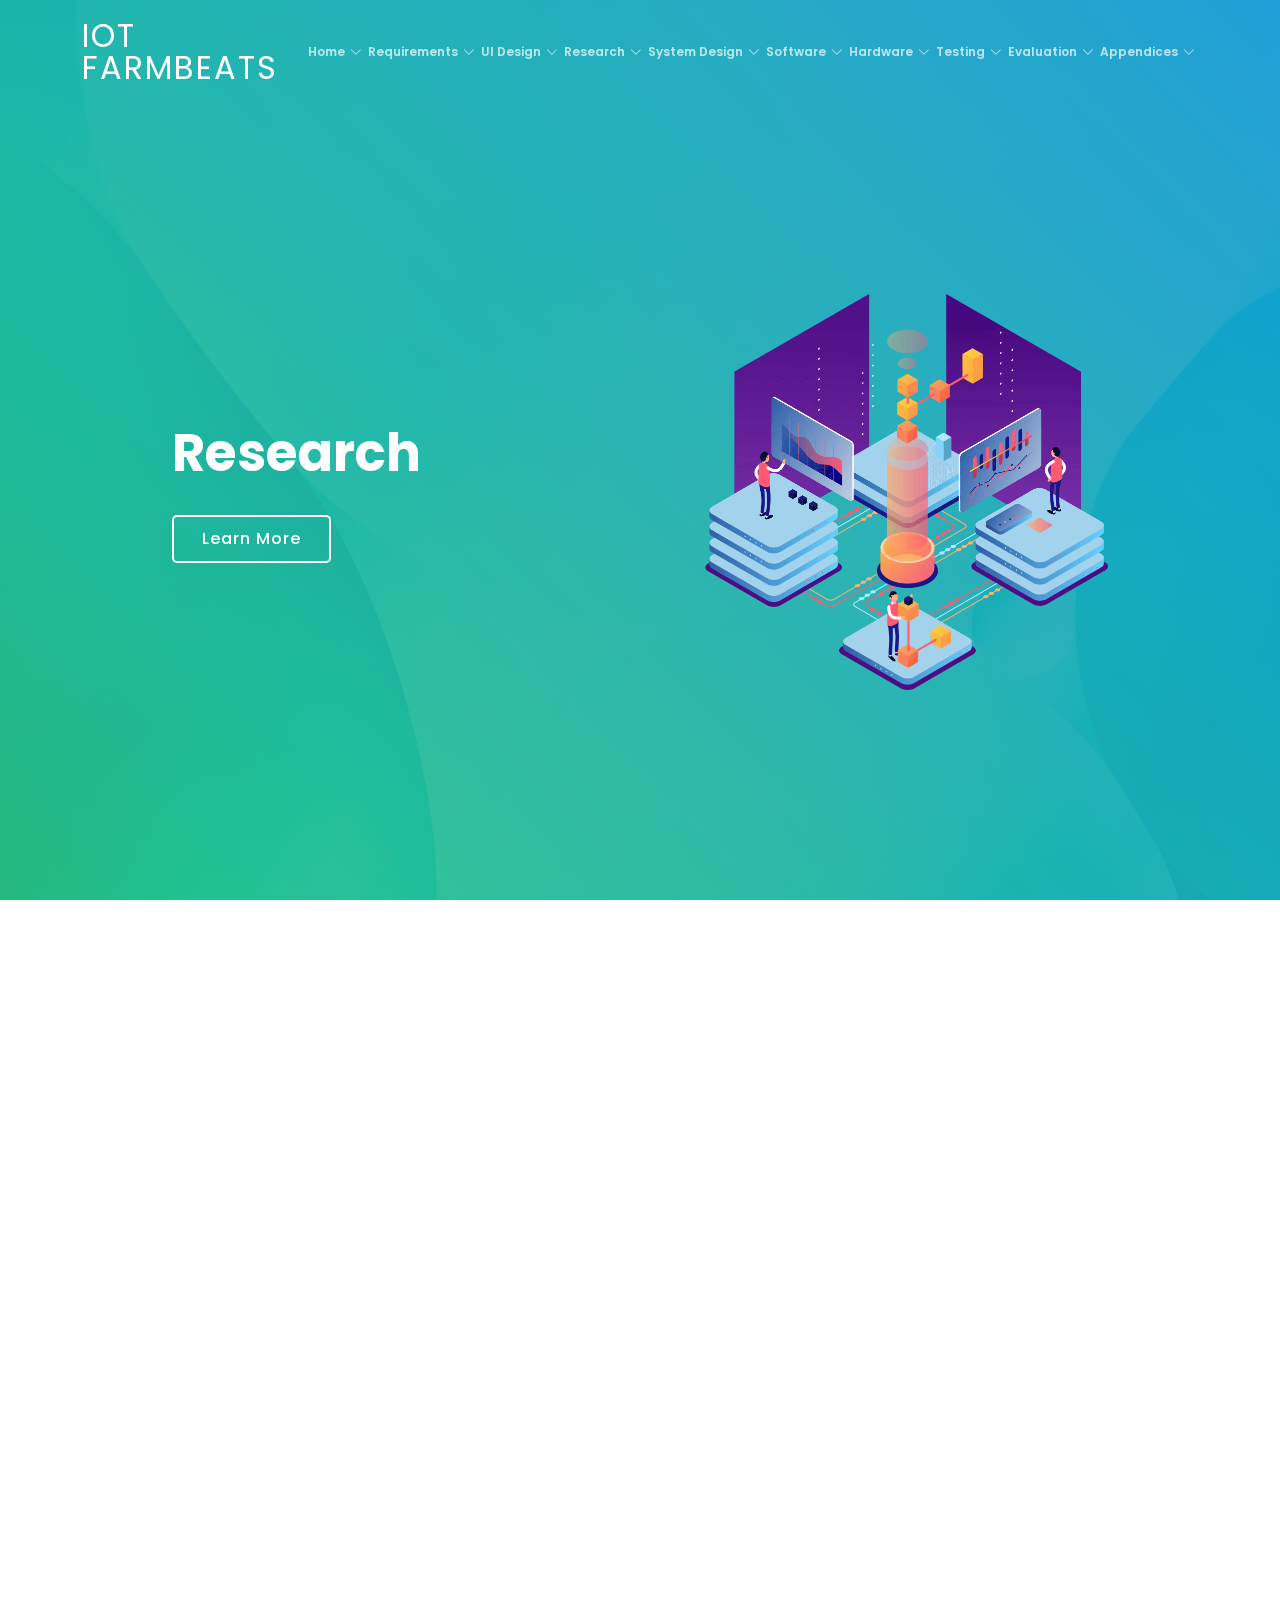
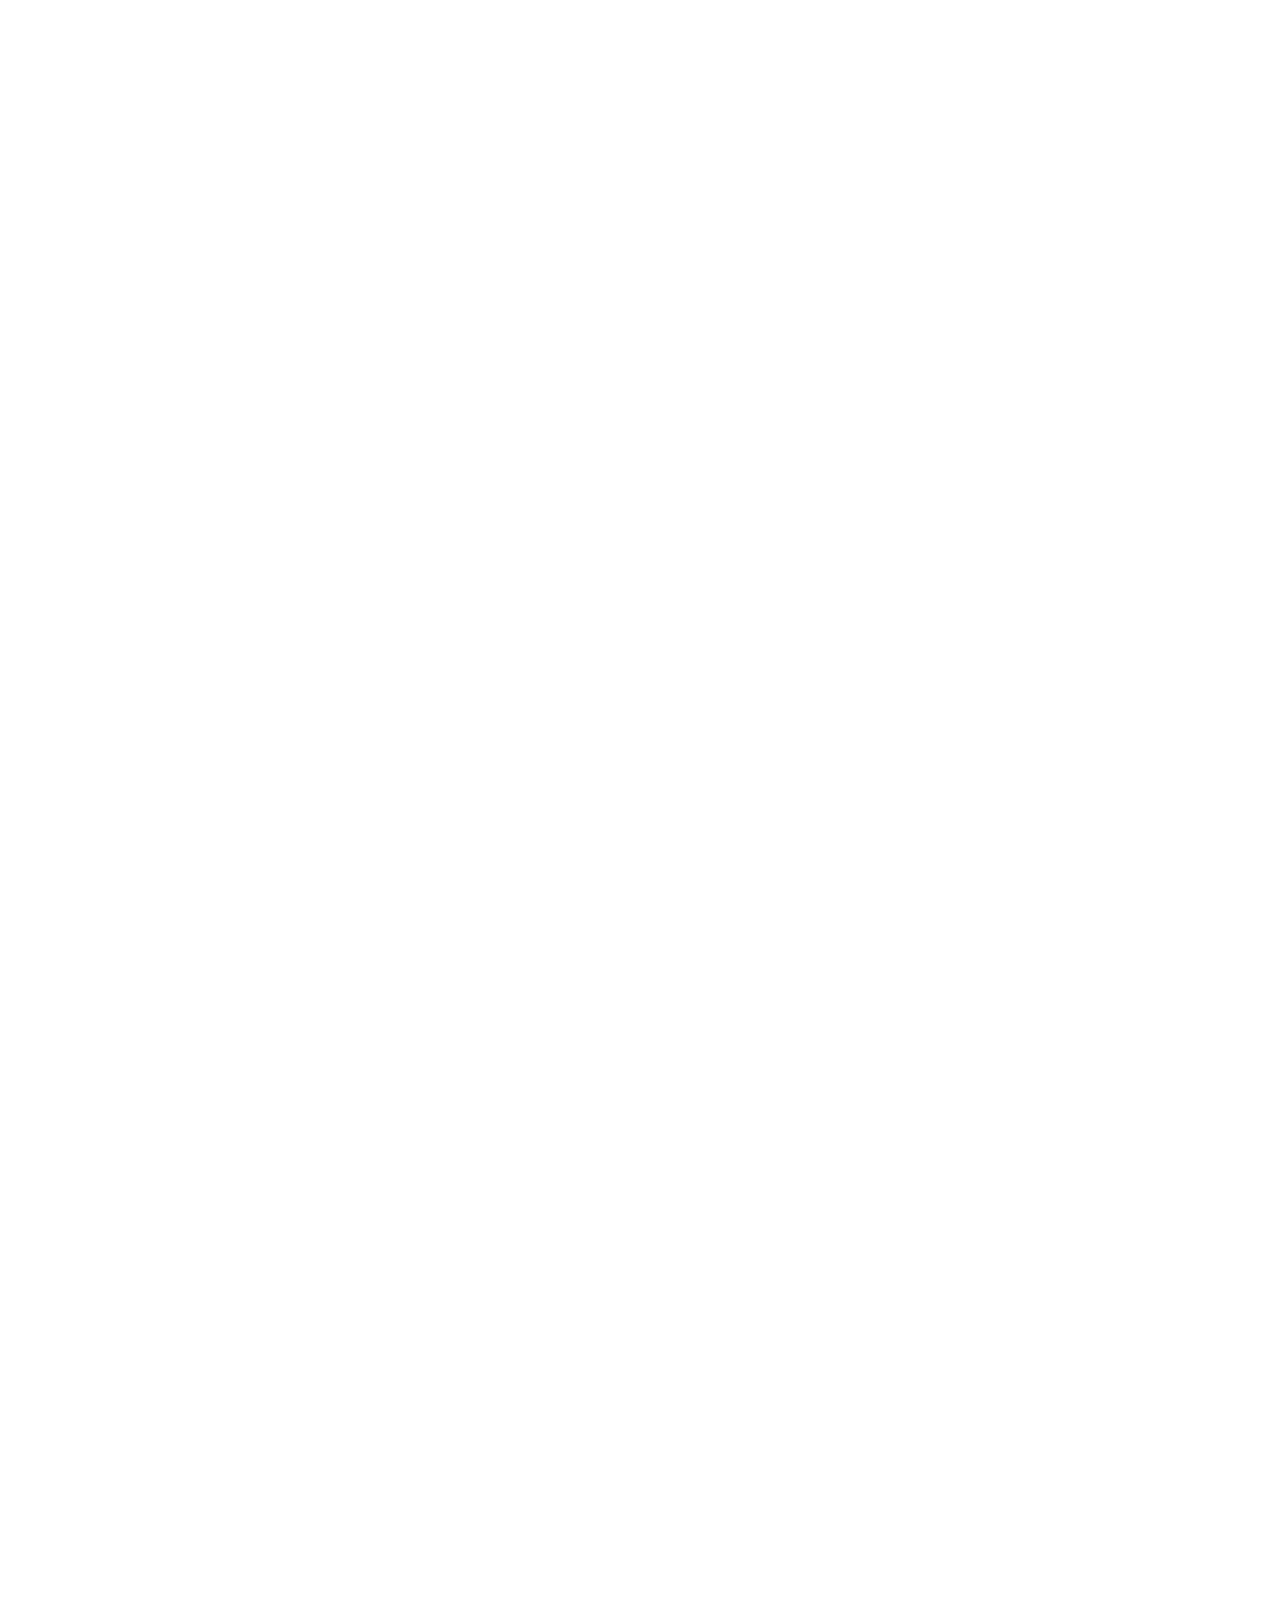
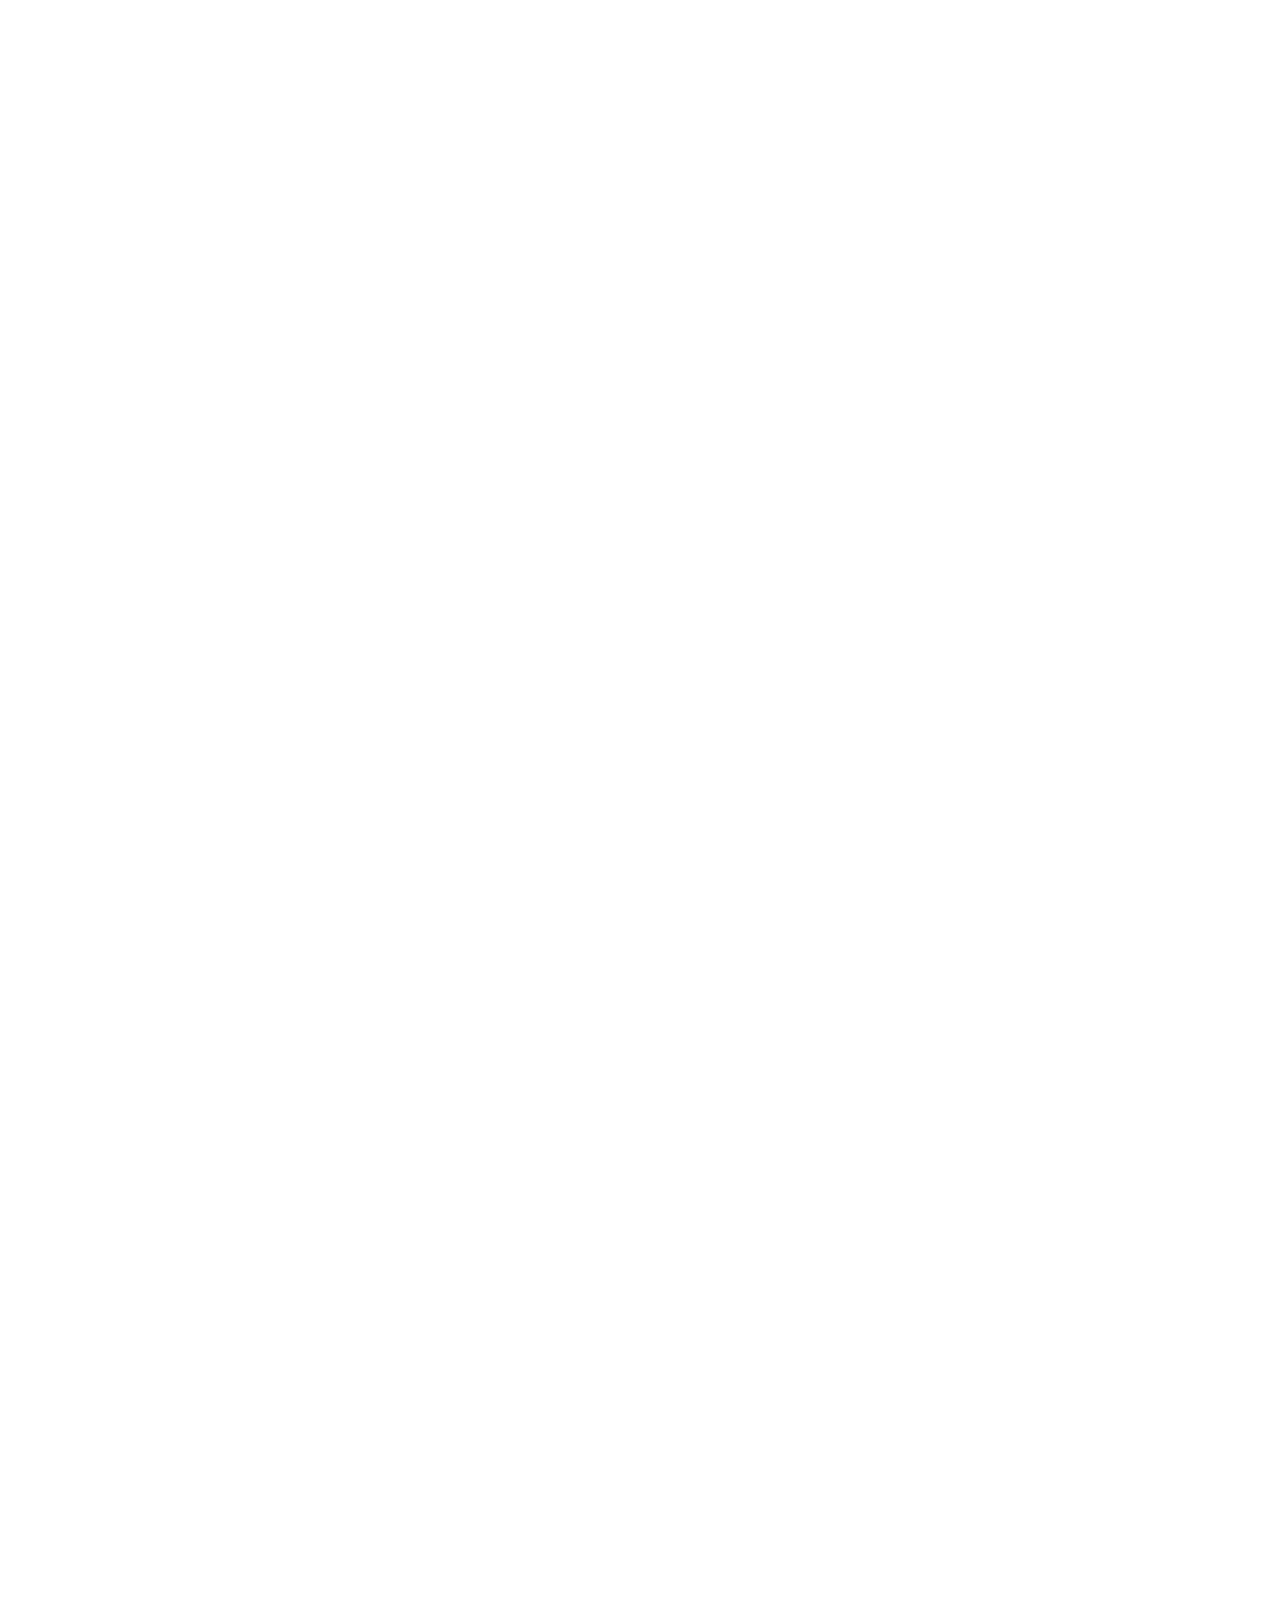
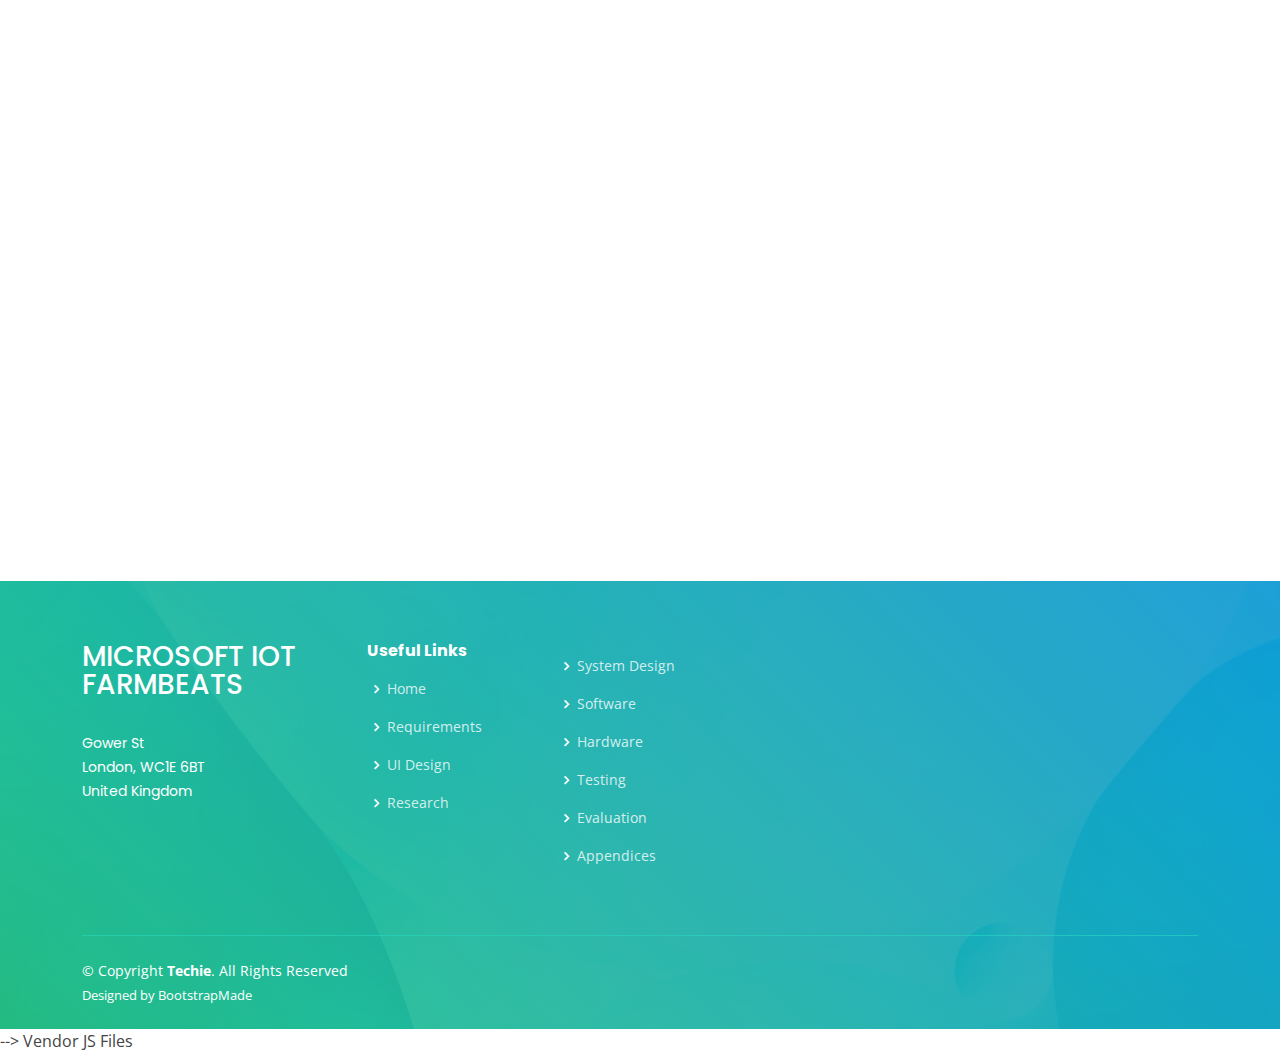
<file: team_28_website/research.html>
<!DOCTYPE html>
<html lang="en">

<head>
  <meta charset="utf-8">
  <meta content="width=device-width, initial-scale=1.0" name="viewport">

  <title>Microsoft IoT FarmBeats - Index</title>
  <meta content="" name="description">
  <meta content="" name="keywords">

  <!-- Favicons -->
  <link href="assets/img/favicon.png" rel="icon">
  <link href="assets/img/apple-touch-icon.png" rel="apple-touch-icon">

  <!-- Google Fonts -->
  <link href="https://fonts.googleapis.com/css?family=Open+Sans:300,300i,400,400i,600,600i,700,700i|Roboto:300,300i,400,400i,500,500i,600,600i,700,700i|Poppins:300,300i,400,400i,500,500i,600,600i,700,700i" rel="stylesheet">

  <!-- Vendor CSS Files -->
  <link href="assets/vendor/aos/aos.css" rel="stylesheet">
  <link href="assets/vendor/bootstrap/css/bootstrap.min.css" rel="stylesheet">
  <link href="assets/vendor/bootstrap-icons/bootstrap-icons.css" rel="stylesheet">
  <link href="assets/vendor/boxicons/css/boxicons.min.css" rel="stylesheet">
  <link href="assets/vendor/glightbox/css/glightbox.min.css" rel="stylesheet">
  <link href="assets/vendor/swiper/swiper-bundle.min.css" rel="stylesheet">

  <!-- Template Main CSS File -->
  <link href="assets/css/style.css" rel="stylesheet">

  <!-- =======================================================
  * Template Name: Techie - v4.7.0
  * Template URL: https://bootstrapmade.com/techie-free-skin-bootstrap-3/
  * Author: BootstrapMade.com
  * License: https://bootstrapmade.com/license/
  ======================================================== -->
</head>

<body>

  <!-- ======= Header ======= -->
  <header id="header" class="fixed-top ">
    <div class="container d-flex align-items-center justify-content-between">
      <h1 class="logo"><a href="index.html">IoT FarmBeats</a></h1>
      <!-- Uncomment below if you prefer to use an image logo -->
      <!-- <a href="index.html" class="logo"><img src="assets/img/logo.png" alt="" class="img-fluid"></a>-->

      <nav id="navbar" class="navbar">
        <ul>
          <ul>
            <!-- <li><a class="nav-link scrollto active" href="#hero">Home</a></li> -->
            <li class="dropdown"><a href="index.html"><span>Home</span> <i class="bi bi-chevron-down"></i></a>
             <ul>
              <li><a href="index.html#abstract">Abstract</a></li>
              <li><a href="index.html#project intro video">Project Introduction Video</a></li>
              <li><a href="index.html#team">Development Team</a></li>
              <li><a href="index.html#project management">Project Management</a></li>
            </ul>
          <li class="dropdown"><a href="requirements.html"><span>Requirements</span> <i class="bi bi-chevron-down"></i></a>
            <ul>
              <li><a href="requirements.html#client introduction">Client Introduction</a></li>
              <li><a href="requirements.html#requirement gathering">Requirement Gathering</a></li>
              <li><a href="requirements.html#interview">Interview</a></li>
              <li><a href="requirements.html#personas and scenarios">Personas and Scenarios</a></li>
              <li><a href="requirements.html#use case diagrams">Use Case Diagrams</a></li>
              <li><a href="requirements.html#moscow requirements">MoSCoW Requirement</a></li>
            </ul>
            <li class="dropdown"><a href="ui_design.html"><span>UI Design</span> <i class="bi bi-chevron-down"></i></a>
              <ul>
                  <li><a href="ui_design.html#design principles">Design Principles</a></li>
                  <li><a href="ui_design.html#sketches">Hand Drawn Sketches</a></li>
                  <li><a href="ui_design.html#prototype">Prototype with Proto.io</a></li>
              </ul>
              <li class="dropdown"><a href="#hero"><span>Research</span> <i class="bi bi-chevron-down"></i></a>
                <ul>
                    <li><a href="#related projects review">Related Projects Review</a></li>
                    <li><a href="#technology review">Technology Review</a></li>
                    <li><a href="#solution summary">Solution Summary </a></li>
                    <li><a href="#reference">Research References </a></li>
                </ul>
                <li class="dropdown"><a href="system_design.html"><span>System Design</span> <i class="bi bi-chevron-down"></i></a>
                  <ul>
                      <li><a href="system_design.html#edge device">Edge Device System Design</a></li>
                      <li><a href="system_design.html#azure cloud">Azure Cloud System Design</a></li>
                      <li><a href="system_design.html#desktop app">Desktop App System Design</a></li>
                  </ul>
            <li class="dropdown"><a href="software_implementation.html"><span>Software</span> <i class="bi bi-chevron-down"></i></a>
                <ul>
                  <li><a href="software_implementation.html#overview">Overview</a></li>
                  <li><a href="software_implementation.html#sensor and actuators">Sensor and Actuators</a></li>
                  <li><a href="software_implementation.html#data analysis">Data Analysis</a></li>
                  <li><a href="software_implementation.html#cloud based solution">Cloud Based Solution</a></li>
                  <li><a href="software_implementation.html#gui">GUI</a></li>
                </ul>
            <li class="dropdown"><a href="hardware.html"><span>Hardware</span> <i class="bi bi-chevron-down"></i></a>
                <ul>
                  <li><a href="hardware.html#design">Design</a></li>
                  <li><a href="hardware.html#implementation">Implementation</a></li>
                  <li><a href="hardware.html#hardware_info">Hardware Information</a></li>
                </ul>
            <li class="dropdown"><a href="testing.html"><span>Testing</span> <i class="bi bi-chevron-down"></i></a>
                <ul>
                    <li><a href="testing.html#testing strategy">Testing Strategy</a></li>
                    <li><a href="testing.html#unit and int testing">Unit and Integration Testing</a></li>
                    <li><a href="testing.html#user testing">User Acceptance Testing</a></li>
                </ul>
            <li class="dropdown"><a href="evaluation.html"><span>Evaluation</span> <i class="bi bi-chevron-down"></i></a>
                <ul>
                    <li><a href="evaluation.html#summary of achievements">Summary of Achievements</a></li>
                    <li><a href="evaluation.html#list of bugs">List of Bugs</a></li>
                    <li><a href="evaluation.html#individual contribution">Individual Contribution</a> </li>
                    <li><a href="evaluation.html#evaluation">Critical Evaluation of the Project</a></li>
                    <li><a href="evaluation.html#future work">Future Work</a></li>
                </ul>
            <li class="dropdown"><a href="appendices.html"><span>Appendices</span> <i class="bi bi-chevron-down"></i></a>
                <ul>
                    <li><a href="appendices.html#user manual">User Manual</a></li>
                    <li><a href="appendices.html#deployment manual">Deployment Manual</a></li>
                    <li><a href="appendices.html#blog">Blog and Videos</a></li>
                    <li><a href="appendices.html#video">GitHub and Licenses</a></li>
                </ul>

        </ul>
        <i class="bi bi-list mobile-nav-toggle"></i>
      </nav><!-- .navbar -->

    </div>
  </header><!-- End Header -->


  <!-- ======= Hero Section ======= -->
  <section id="hero" class="d-flex align-items-center">

    <div class="container-fluid" data-aos="fade-up">
      <div class="row justify-content-center">
        <div class="col-xl-5 col-lg-6 pt-3 pt-lg-0 order-2 order-lg-1 d-flex flex-column justify-content-center">
          <h1>Research</h1>
          <div><a href="#related projects review" class="btn-get-started scrollto">Learn More</a></div>
        </div>
        <div class="col-xl-4 col-lg-6 order-1 order-lg-2 hero-img" data-aos="zoom-in" data-aos-delay="150">
          <img src="assets/img/hero-img.png" class="img-fluid animated" alt="">
        </div>
      </div>
    </div>

  </section><!-- End Hero -->

  <main id="main">

    <!-- ======= Related Project Review Section ======= -->
    <section id="related projects review" class="section1">
      <div class="container">
        <div data-aos="fade-right">
            <h1>Related Project Review</h1>
            <p>
              This project is similar to vertical agriculture farming solutions such as Growing
              Underground’s Zero Carbon Farms [<a href="#reference">1</a>] and nurturGRO provided by Light Science Technologies[<a href="#reference">2</a>].
              They both provide indoor services and auto-vegetable growing using computer-controlled humidity,
              luminosity, and temperature systems for large range farming. For example, the Zero Carbon Farms
              is capable to grow and provide and deliver some green leaf vegetables within 2 weeks.
              Similar to Zero Carbon Farms and nurturGRO, our FarmBeats will also be able to control humidity,
              luminosity,  and temperature for the growing environment. Further, as a product that can be used 
              personally, we aim to provide two versions of the frontend web app for easy usage. This will be 
              performed by using IoT hardware and Azure cloud services.
            </p>
            <p>
              As the examples are both business solutions, providing only vegetables to consumers and utilizing a large 
              range of farming methods, their projects are all kept privately. Our project is completely public for people 
              to use and available for others to build upon. From the ZCF-impact-report-2021 [<a href="#reference">3</a>], we can have a peek at 
              how this kind of agriculture solution is beneficial to the environment, amount of production and space-saving. 
              Furthermore, ur product can be an affordable solution for users or restraints who want to grow their food. 
              This gives us an insight into how we can implement our solution with allocated resources.
            </p>
        </div>

      </div>
    </section><!-- Related Project Review Section -->

    <!-- ======= Technology Review Section ======= -->
    <section id="technology review" class="section1">
        <div class="container">
        <div data-aos="fade-right">
            <h1>Technology Review</h1>
            <br>
            <h3>Hardware Devices</h3>
            <p>
              After getting an idea of what our solution could be centred around, we started designing our 
              control system. To do so, we researched technologies we could include:
            </p>

            <p>
              To monitor current farm conditions, we need on-field devices to collect data and make responses. 
              Avanade has provided most of the hardware needed, including a Raspberry Pi 4B [<a href="#reference">4</a>] with 4GB of 
              RAM and a Grove Smart Agriculture Kit for Raspberry Pi 4 [<a href="#reference">5</a>].
            </p>  

            <p>
              In addition to the provided hardware, we still need to acquire actuators for the luminosity, 
              humidity, watering and temperature subsystems, as well as components needed to power those 
              actuators. We firstly designed a circuit we could use and listed the hardware components needed. 
              We then highlighted components we don't have yet and ordered them online. This circuit design 
              includes adding extra power supplies to, for example, the LED light actuators of the luminosity 
              subsystem. The LED bubbles are connected in serial and straightly powered by the Raspberry Pi's 
              GPIO pin.
            </p>
            
            <p>
              After some reading of the best growing light [<a href="#reference">6</a>], we discovered the best colour would be RB with 
              red and blue brightness set in the ratio of 8:1. We found a suitable LED strip on amazon and 
              ordered it. Compared to the original planning, this led strip provided better light colour with 
              greater maximum luminosity.To power this device, we decided to use a MOSFET and a 12v external power 
              supply. We have another MOSFET for powering other components, but due to the high current needed 
              for the led strip, we decided to have separated MOSFETs.
            </p>

            <p>
              For the actuator of the humidity subsystem, we had 2 available options for choosing according 
              to the available pins on board. Firstly, we can use PWM controlled 4 pin computer fans which are 
              from our original design in circuit design. Secondly, we can use the MOSFET to control 2 pin DC 
              fan. Ultimately, we decided that, since we are using the same 12v external power supply for 
              everything, we could use the MOSFET and DC fan solution for cheaper cost and simpler wiring.
            </p>

            <p>
              For actuator of watering, compared to types of small size pumps on market, we chose the 5v diving 
              pump, which is powered by Grove relay, as we programmed it an on and off time pattern instead 
              of changing its voltage for different water flow rate.
            </p>

            <h3>Programming Language</h3>
            <p>
              For code implementation, we considered both Python and Java, which are both capable of programming 
              towards IoT programming and object-oriented programming. We compared them in several integrals. 
              Firstly, Python has a much shorter development cycle than Java as a weak typo check language. 
              Secondly, Java is more efficient in backend calculations, but this doesn't give a huge advantage 
              for our project specifically. Finally, there are more libraries for hardware that we can find capable 
              for Python than Java, so we ultimately chose Python for both the front end and back end of our project. 
              Since our client wants a simple, easy-to-use GUI, we used the Tkinter library to implement it.
            </p>


            <h2>Data Analysis Algorithm</h2>
            <p>
              For backend analyzers, we first came up with a simple set value-reaction style algorithm which turns to 
              set position when reaching some typical points. Soon we found this way can hardly keep the system situation 
              steady. We then came up with another algorithm, PID. PID (Proportional–Integral–Derivative) is a control 
              loop mechanism that requires continuous updates of data. A PID controller continuously calculates an error 
              value e(t) as the difference between the desired setpoint (SP) and a measured process variable (PV) and 
              applies a correction based on proportional, integral, and derivative terms (denoted P, I, and D 
              respectively), hence the name. [<a href="#reference">7</a>] By using PID, we can make a much smoother curve to reach the target 
              value, and it can make the value stable at the target point.
            </p>

            <h2>GUI</h2>
            <p>
              Our requirement includes creating a simple, easy to use GUI for users to view farm information. Since we 
              have decided to use Python for back end code, we thought it was appropriate to use the same language for 
              the GUI. The most common python libraries are PyQT and Tkinter. Despite both providing very similar 
              functionalities for displaying interface, we ultimately chose Tkinter because it is open source and easier 
              to use [<a href="#reference">8</a>]. One downside of using Tkinter is that the appearance of the GUI produced may look outdated and 
              dull. To still allow a more aesthetic GUI appearance, we decided to design our buttons and decorative 
              images with digital art on Procreate to replace the original default components. In addition, for displaying 
              graphs, we decided to use the matplotlib library as it provides many features such as graph animation and 
              graph styling to help us display graphs onto a Tkinter canvas.
            </p>

            <h2>Databases and The Cloud</h2>
            <p>
              We initially implemented our first data collection code with a local database using the Python sqlite3 
              library.  This is a disk-based database [<a href="#reference">9</a>] that is simple to implement, which allows us to explore creating
              a table and make queries without the need to consider the connection with a cloud database. Once we are 
              confident that our sqlite3 table works, we started researching Azure services and how we can incorporate 
              those to set up an online database and access data via internet connection. Our client provided us with 
              an account that accesses many Azure Services:
            </p>
            <img src="assets/img/research/azure_services.png" class="img-fluid" alt="" style="width:550px;height:200px;">

            <p>
              The SQL databases service allows us to set up a FarmBeats server and database that can be accessed by both 
              the Raspberry Pi and front end app. Here is a screenshot of the database profile we set up.
            </p>
            <br>

            <p>
              Using the Microsoft ODBC driver[<a href="#reference">10</a>]:
            </p>
            <p>
              This is the first driver we explored. The ODBC data access API can be used with Python using the pyodbc 
              library [<a href="#reference">11</a>], allowing our code to connect with the Azure Database. This can be used to connect the GUI 
              with the database, however, since the Raspberry Pi cannot have the ODBC driver installed, we need 
              an alternative way of connecting it: IoT Hub.
            </p>
            <img src="assets/img/research/database_profile.png" class="img-fluid" alt="" style="width:500px;height:200px;">

            <p>
              The IoT Hub [<a href="#reference">12</a>] is an Azure service that allows our edge devices to communicate in a secure, reliable 
              way. In other words, the IoT Hub simply allows us to register the IoT device, keep track of it and also 
              send messages back and forth as JSON files. Our solution requires this as the Raspberry Pi does not have 
              the ODBC drivers to connect with the Azure database.
            </p>

            <p>
              To send the data from IoT Hub to the Azure database, we need another Azure service: the Azure Stream Analytics [<a href="#reference">13</a>]. 
              This unpacks the JSON data and converts the content into an SQL Insert query.
            </p>

        </div>


        </div>
    </section><!-- Technical Review Section -->

    <!-- ======= Solution Summary Section ======= -->
    <section id="solution summary" class="section1">
        <div class="container">
        <div data-aos="fade-right">
            <h1>A Summary of Your Technical Decisions</h1>
            <style>
              table, th, td {
                border:1px solid black;
                padding: 10px;
              }
             </style>
  
            <table style="width: 100%">
              <colgroup>
                <col span="1" style="width: 50%;">
                <col span="1" style="width: 50%;">
              </colgroup>
              <tr>
                <th style="text-align:center">Technical Problem</th>
                <th>Our Decision</th>
              </tr>
              <tr>
                <td>Programming Language (front and back end)</td>
                <td>Python 3</td>
              </tr>
              <tr>
                <td>Data Analysis Algorithm</td>
                <td>PID Feedback Mechanism</td>
              </tr>
              <tr>
                <td>External Power Supply for Actuators</td>
                <td>12V External Power Supply with  2 MOSFETs and 1 Grove Relay</td>
              </tr>
              <tr>
                <td>Brightness Actuator</td>
                <td>External Power Supply for Actuators</td>
              </tr>
              <tr>
                <td>Water Actuator</td>
                <td>5v Driving Pump</td>
              </tr>
              <tr>
                <td>GUI</td>
                <td>Python Tkinter and Matplotlib</td>
              </tr>
              <tr>
                <td>Database</td>
                <td>Azure SQL</td>
              </tr>
              <tr>
                <td>Cloud Based Solution</td>
                <td>IoT Hub, Azure Databse, Azure Server, Azure Stream Analytics</td>
              </tr>
            </table>


        </div>

        </div>
    </section><!-- Solution Summary Section -->

    <!-- ======= Reference Section ======= -->
    <section id="reference" class="section1">
        <div class="container" data-aos="fade-up">
          <div class="section-title">
            <h2>References</h2>
            <p>[1]     Growing Underground, “Growing Underground,” [online]. Available: https://growing-underground.com/about/.</p>
            <p>[2]     lightsciencetech, “lightsciencetech,” lightsciencetech, [online]. Available: https://lightsciencetech.com/solutions/vertical-farming/.</p>
            <p>[3]     Growing Underground, “ZCF-impact-report-2021.pdf,” 2021.</p>
            <p>[4]     raspberry pi, “raspberry pi 4b specifications,” [online]. Available: https://www.raspberrypi.com/products/raspberry-pi-4-model-b/specifications/.</p>
            <p>[5]     seeed studio, “Grove Smart Agriculture Kit for Raspberry Pi 4,” [online]. Available: https://www.seeedstudio.com/Grove-Kit-with-Raspberry-Pi-4-designed-for-Microsoft-FarmBeats-for-Students-p-4872.html.</p>
            <p>[6]     [online]. Available: https://migrolight.com/blogs/grow-light-news/best-grow-light-spectrum.</p>
            <p>[7]     wikipedia, “wikipedia.PID_controller,” [online]. Available: https://en.wikipedia.org/wiki/PID_controller.</p>
            <p>[8] 	"pyodbc 4.0.32," Python Documentation, [Online]. Available: https://pypi.org/project/pyodbc/. [Accessed April 2022].</p>
            <p>[9] 	"Azure IoT Hub," Azure, [Online]. Available: https://azure.microsoft.com/en-gb/services/iot-hub/. [Accessed April 2022].</p>
            <p>[10] 	"Azure Stream Analytics," Azure, [Online]. Available: https://azure.microsoft.com/en-gb/services/stream-analytics/. [Accessed April 2022].</p>
            <p>[11] 	"Python GUI – PyQt VS TKinter," GeeksforGeeks, [Online]. Available: https://www.geeksforgeeks.org/python-gui-pyqt-vs-tkinter/. [Accessed April 2022].</p>
            <p>[12] 	"sqlite3 — DB-API 2.0 interface for SQLite databases," Python Documentation, [Online]. Available: https://docs.python.org/3/library/sqlite3.html . [Accessed April 2022].</p>
            <p>[13] 	"Microsoft ODBC Driver for SQL Server," Microsoft Documentation, [Online]. Available: https://docs.microsoft.com/en-us/sql/connect/odbc/microsoft-odbc-driver-for-sql-server?view=sql-server-ver15. [Accessed April 2022].</p>
          </div>
          <div class="row">
          </div>
        </div>
      </section><!-- End Reference Section -->

  <!-- ======= Footer ======= -->
  <footer id="footer">

    <div class="footer-top">
      <div class="container">
        <div class="row">

          <div class="col-lg-3 col-md-6 footer-contact">
            <h3>Microsoft IoT FarmBeats</h3>
            <p>
              Gower St <br>
              London, WC1E 6BT<br>
              United Kingdom <br><br>
            </p>
          </div>

          <div class="col-lg-2 col-md-6 footer-links">
            <h4>Useful Links</h4>
            <ul>
              <li><i class="bx bx-chevron-right"></i> <a href="index.html">Home</a></li>
              <li><i class="bx bx-chevron-right"></i> <a href="requirements.html">Requirements</a></li>
              <li><i class="bx bx-chevron-right"></i> <a href="ui_design.html">UI Design</a></li>
              <li><i class="bx bx-chevron-right"></i> <a href="research.html">Research</a></li>
              
            </ul>
          </div>
          <div class="col-lg-3 col-md-6 footer-links">
            <p></p>
            <ul>
              <li><i class="bx bx-chevron-right"></i> <a href="system_design.html">System Design</a></li>
              <li><i class="bx bx-chevron-right"></i> <a href="software_implementation.html">Software</a></li>
              <li><i class="bx bx-chevron-right"></i> <a href="hardware.html">Hardware</a></li>
              <li><i class="bx bx-chevron-right"></i> <a href="testing.html">Testing</a></li>
              <li><i class="bx bx-chevron-right"></i> <a href="evaluation.html">Evaluation</a></li>
              <li><i class="bx bx-chevron-right"></i> <a href="appendices.html">Appendices</a></li>
            </ul>

          </div>

        </div>
      </div>
    </div>

    <div class="container">

      <div class="copyright-wrap d-md-flex py-4">
        <div class="me-md-auto text-center text-md-start">
          <div class="copyright">
            &copy; Copyright <strong><span>Techie</span></strong>. All Rights Reserved
          </div>
          <div class="credits">
            <!-- All the links in the footer should remain intact. -->
            <!-- You can delete the links only if you purchased the pro version. -->
            <!-- Licensing information: https://bootstrapmade.com/license/ -->
            <!-- Purchase the pro version with working PHP/AJAX contact form: https://bootstrapmade.com/techie-free-skin-bootstrap-3/ -->
            Designed by <a href="https://bootstrapmade.com/">BootstrapMade</a>
          </div>
        </div>
        <!-- <div class="social-links text-center text-md-right pt-3 pt-md-0">
          <a href="#" class="twitter"><i class="bx bxl-twitter"></i></a>
          <a href="#" class="facebook"><i class="bx bxl-facebook"></i></a>
          <a href="#" class="instagram"><i class="bx bxl-instagram"></i></a>
          <a href="#" class="google-plus"><i class="bx bxl-skype"></i></a>
          <a href="#" class="linkedin"><i class="bx bxl-linkedin"></i></a>
        </div> -->
      </div>

    </div>
  </footer><!-- End Footer -->

  <a href="#" class="back-to-top d-flex align-items-center justify-content-center"><i class="bi bi-arrow-up-short"></i></a>
  <div id="preloader"></div> -->

  Vendor JS Files
  <script src="assets/vendor/purecounter/purecounter.js"></script>
  <script src="assets/vendor/aos/aos.js"></script>
  <script src="assets/vendor/bootstrap/js/bootstrap.bundle.min.js"></script>
  <script src="assets/vendor/glightbox/js/glightbox.min.js"></script>
  <script src="assets/vendor/isotope-layout/isotope.pkgd.min.js"></script>
  <script src="assets/vendor/swiper/swiper-bundle.min.js"></script>
  <script src="assets/vendor/php-email-form/validate.js"></script>

  <!-- Template Main JS File -->
  <script src="assets/js/main.js"></script>

</body>

</html>
</file>
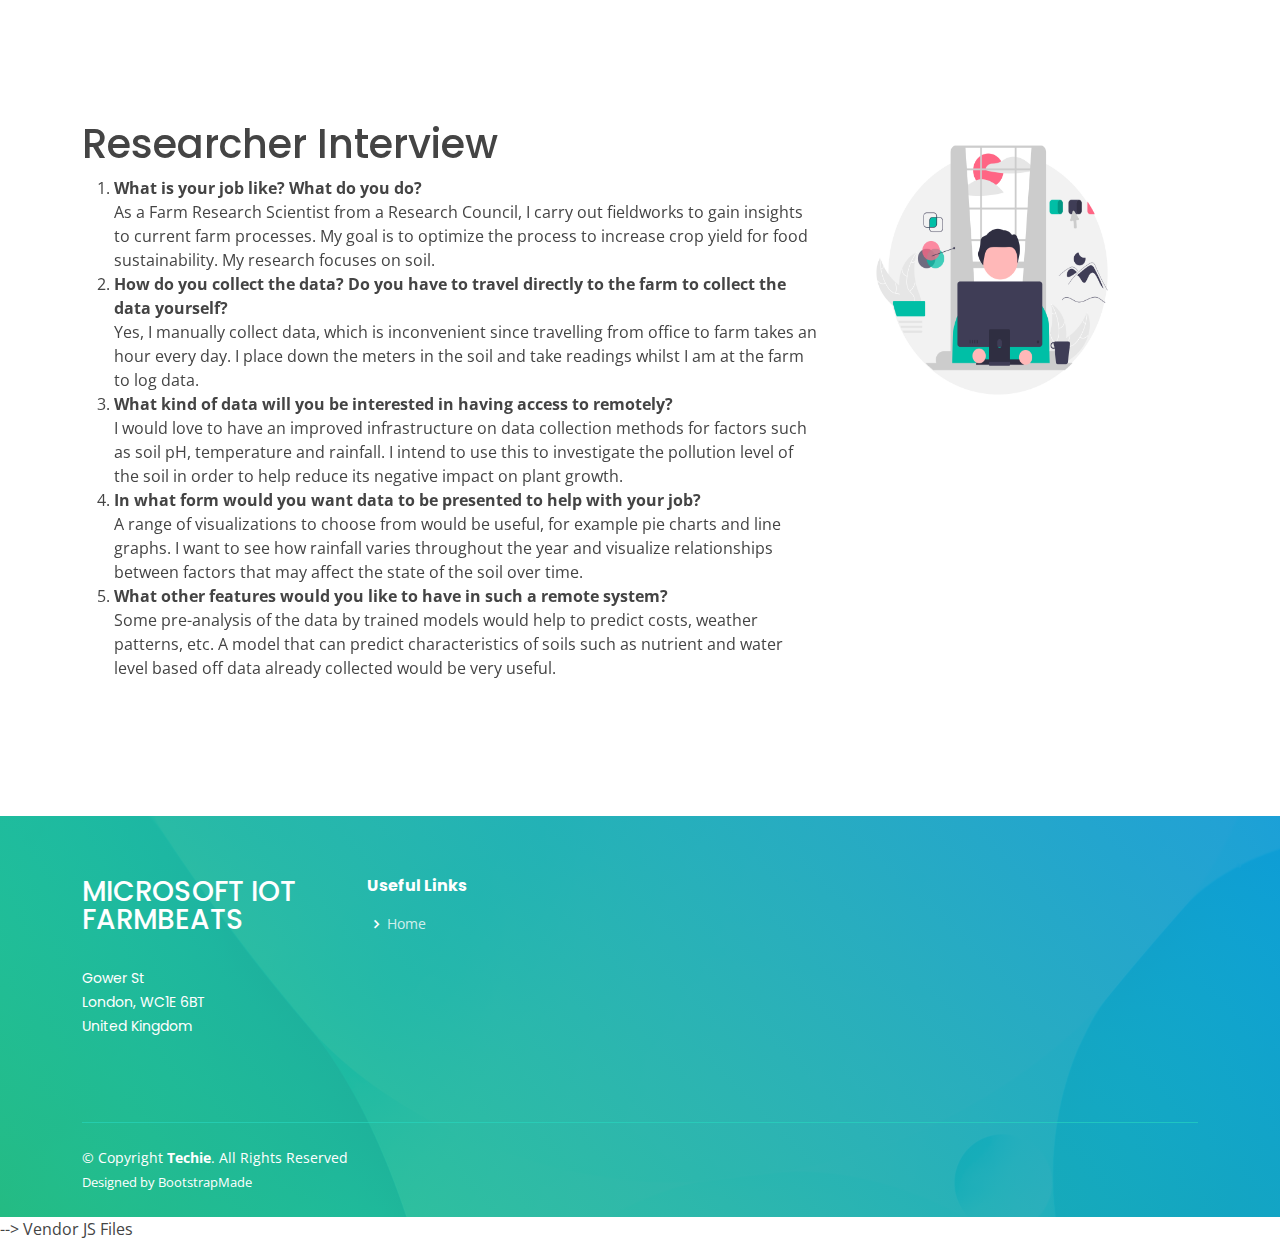
<file: team_28_website/researcher.html>
<!DOCTYPE html>
<html lang="en">

<head>
  <meta charset="utf-8">
  <meta content="width=device-width, initial-scale=1.0" name="viewport">

  <title>Microsoft IoT FarmBeats - Index</title>
  <meta content="" name="description">
  <meta content="" name="keywords">

  <!-- Favicons -->
  <link href="assets/img/favicon.png" rel="icon">
  <link href="assets/img/apple-touch-icon.png" rel="apple-touch-icon">

  <!-- Google Fonts -->
  <link href="https://fonts.googleapis.com/css?family=Open+Sans:300,300i,400,400i,600,600i,700,700i|Roboto:300,300i,400,400i,500,500i,600,600i,700,700i|Poppins:300,300i,400,400i,500,500i,600,600i,700,700i" rel="stylesheet">

  <!-- Vendor CSS Files -->
  <link href="assets/vendor/aos/aos.css" rel="stylesheet">
  <link href="assets/vendor/bootstrap/css/bootstrap.min.css" rel="stylesheet">
  <link href="assets/vendor/bootstrap-icons/bootstrap-icons.css" rel="stylesheet">
  <link href="assets/vendor/boxicons/css/boxicons.min.css" rel="stylesheet">
  <link href="assets/vendor/glightbox/css/glightbox.min.css" rel="stylesheet">
  <link href="assets/vendor/swiper/swiper-bundle.min.css" rel="stylesheet">

  <!-- Template Main CSS File -->
  <link href="assets/css/style.css" rel="stylesheet">

  <!-- =======================================================
  * Template Name: Techie - v4.7.0
  * Template URL: https://bootstrapmade.com/techie-free-skin-bootstrap-3/
  * Author: BootstrapMade.com
  * License: https://bootstrapmade.com/license/
  ======================================================== -->
</head>

<body>

<!-- ======= Header ======= -->
<header id="header" class="fixed-top ">
    <div class="container d-flex align-items-center justify-content-between">
      <h1 class="logo"><a href="index.html">IoT FarmBeats</a></h1>
      <!-- Uncomment below if you prefer to use an image logo -->
      <!-- <a href="index.html" class="logo"><img src="assets/img/logo.png" alt="" class="img-fluid"></a>-->

    </div>
  </header><!-- End Header -->

<!-- ======= Researcher Section ======= -->
 <section id="client introduction" class="section1">
    <div class="container">

      <div class="row">
        <div class="col-lg-4 order-1 order-lg-2" data-aos="zoom-in" data-aos-delay="150">
            <img src="assets/img/requirements/interview/researcher.png" alt="" style="width:300px;height:300px;">
        </div>
        <div class="col-lg-8 pt-4 pt-lg-0 order-2 order-lg-1 content" data-aos="fade-right">
          <h1> Researcher Interview</h1>
          <ol>
            <li><strong>What is your job like? What do you do?</strong><br>
                As a Farm Research Scientist from a Research Council, I carry out fieldworks to gain insights to current farm processes.
                My goal is to optimize the process to increase crop yield for food sustainability.  My research focuses on soil.
            </li>
            <li><strong>How do you collect the data? Do you have to travel directly to the farm to collect the data yourself?</strong><br>
                Yes, I manually collect data, which is inconvenient since travelling from office to farm takes an hour every day.
                I place down the meters in the soil and take readings whilst I am at the farm to log data.
            </li>
            <li><strong>What kind of data will you be interested in having access to remotely?</strong><br>
                I would love to have an improved infrastructure on data collection methods for factors such as soil pH, 
                temperature and rainfall. I intend to use this to investigate the pollution level of the soil in order 
                to help reduce its negative impact on plant growth.
            </li>
            <li><strong>In what form would you want data to be presented to help with your job?</strong><br>
                A range of visualizations to choose from would be useful, for example pie charts and line graphs.
                I want to see how rainfall varies throughout the year and visualize relationships between factors
                that may affect the state of the soil over time.
            </li>
            <li><strong>What other features would you like to have in such a remote system?</strong><br>
                Some pre-analysis of the data by trained models would help to predict costs, weather patterns,
                etc. A model that can predict characteristics of soils such as nutrient and water level based
                off data already collected would be very useful.
            </li>


            </ol>
          
        </div>
      </div>

    </div>
  </section><!-- End Client Introduction Section -->



 <!-- ======= Footer ======= -->
 <footer id="footer">

    <div class="footer-top">
      <div class="container">
        <div class="row">

          <div class="col-lg-3 col-md-6 footer-contact">
            <h3>Microsoft IoT FarmBeats</h3>
            <p>
              Gower St <br>
              London, WC1E 6BT<br>
              United Kingdom <br><br>
            </p>
          </div>

          <div class="col-lg-2 col-md-6 footer-links">
            <h4>Useful Links</h4>
            <ul>
              <li><i class="bx bx-chevron-right"></i> <a href="index.html">Home</a></li>
            </ul>
          </div>

        </div>
      </div>
    </div>

    <div class="container">

      <div class="copyright-wrap d-md-flex py-4">
        <div class="me-md-auto text-center text-md-start">
          <div class="copyright">
            &copy; Copyright <strong><span>Techie</span></strong>. All Rights Reserved
          </div>
          <div class="credits">
            <!-- All the links in the footer should remain intact. -->
            <!-- You can delete the links only if you purchased the pro version. -->
            <!-- Licensing information: https://bootstrapmade.com/license/ -->
            <!-- Purchase the pro version with working PHP/AJAX contact form: https://bootstrapmade.com/techie-free-skin-bootstrap-3/ -->
            Designed by <a href="https://bootstrapmade.com/">BootstrapMade</a>
          </div>
        </div>
        <!-- <div class="social-links text-center text-md-right pt-3 pt-md-0">
          <a href="#" class="twitter"><i class="bx bxl-twitter"></i></a>
          <a href="#" class="facebook"><i class="bx bxl-facebook"></i></a>
          <a href="#" class="instagram"><i class="bx bxl-instagram"></i></a>
          <a href="#" class="google-plus"><i class="bx bxl-skype"></i></a>
          <a href="#" class="linkedin"><i class="bx bxl-linkedin"></i></a>
        </div> -->
      </div>

    </div>
  </footer><!-- End Footer -->

  <a href="#" class="back-to-top d-flex align-items-center justify-content-center"><i class="bi bi-arrow-up-short"></i></a>
  <div id="preloader"></div> -->

  Vendor JS Files
  <script src="assets/vendor/purecounter/purecounter.js"></script>
  <script src="assets/vendor/aos/aos.js"></script>
  <script src="assets/vendor/bootstrap/js/bootstrap.bundle.min.js"></script>
  <script src="assets/vendor/glightbox/js/glightbox.min.js"></script>
  <script src="assets/vendor/isotope-layout/isotope.pkgd.min.js"></script>
  <script src="assets/vendor/swiper/swiper-bundle.min.js"></script>
  <script src="assets/vendor/php-email-form/validate.js"></script>

  <!-- Template Main JS File -->
  <script src="assets/js/main.js"></script>

</body>

</html>
</file>
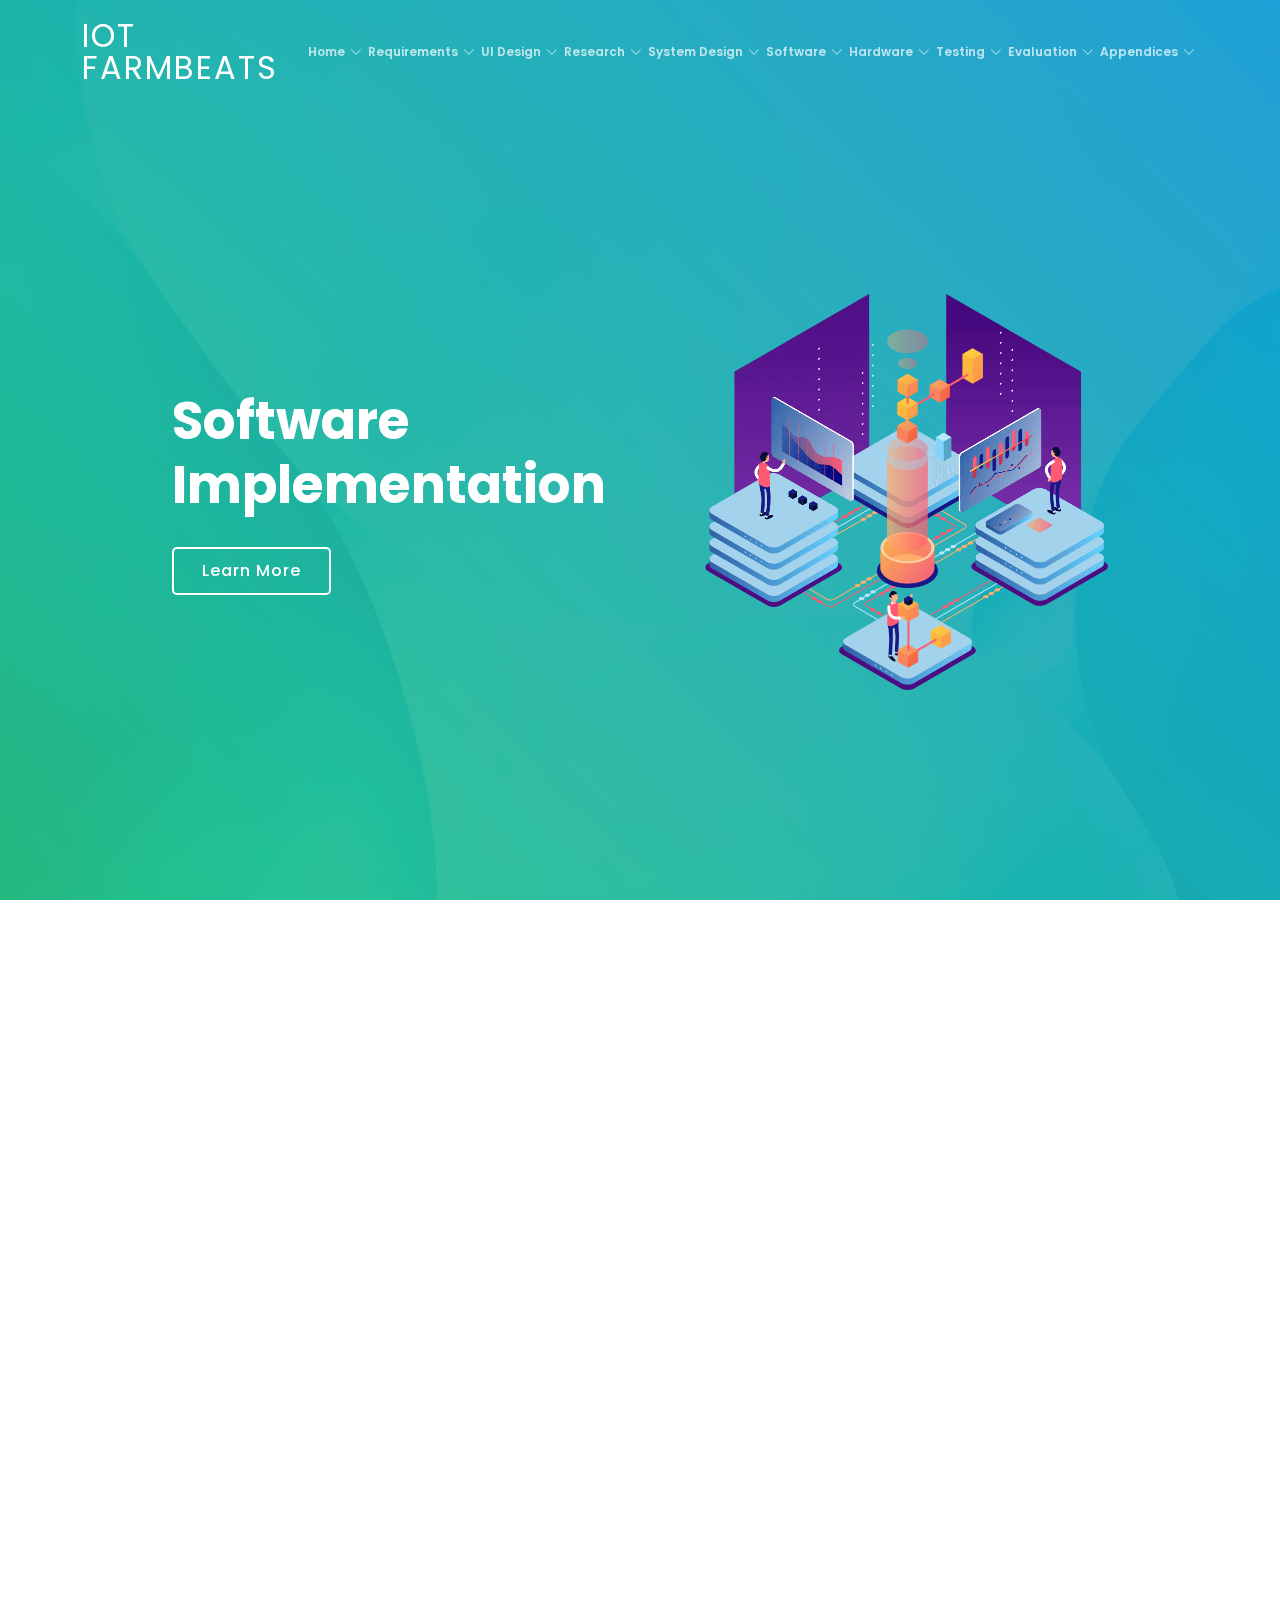
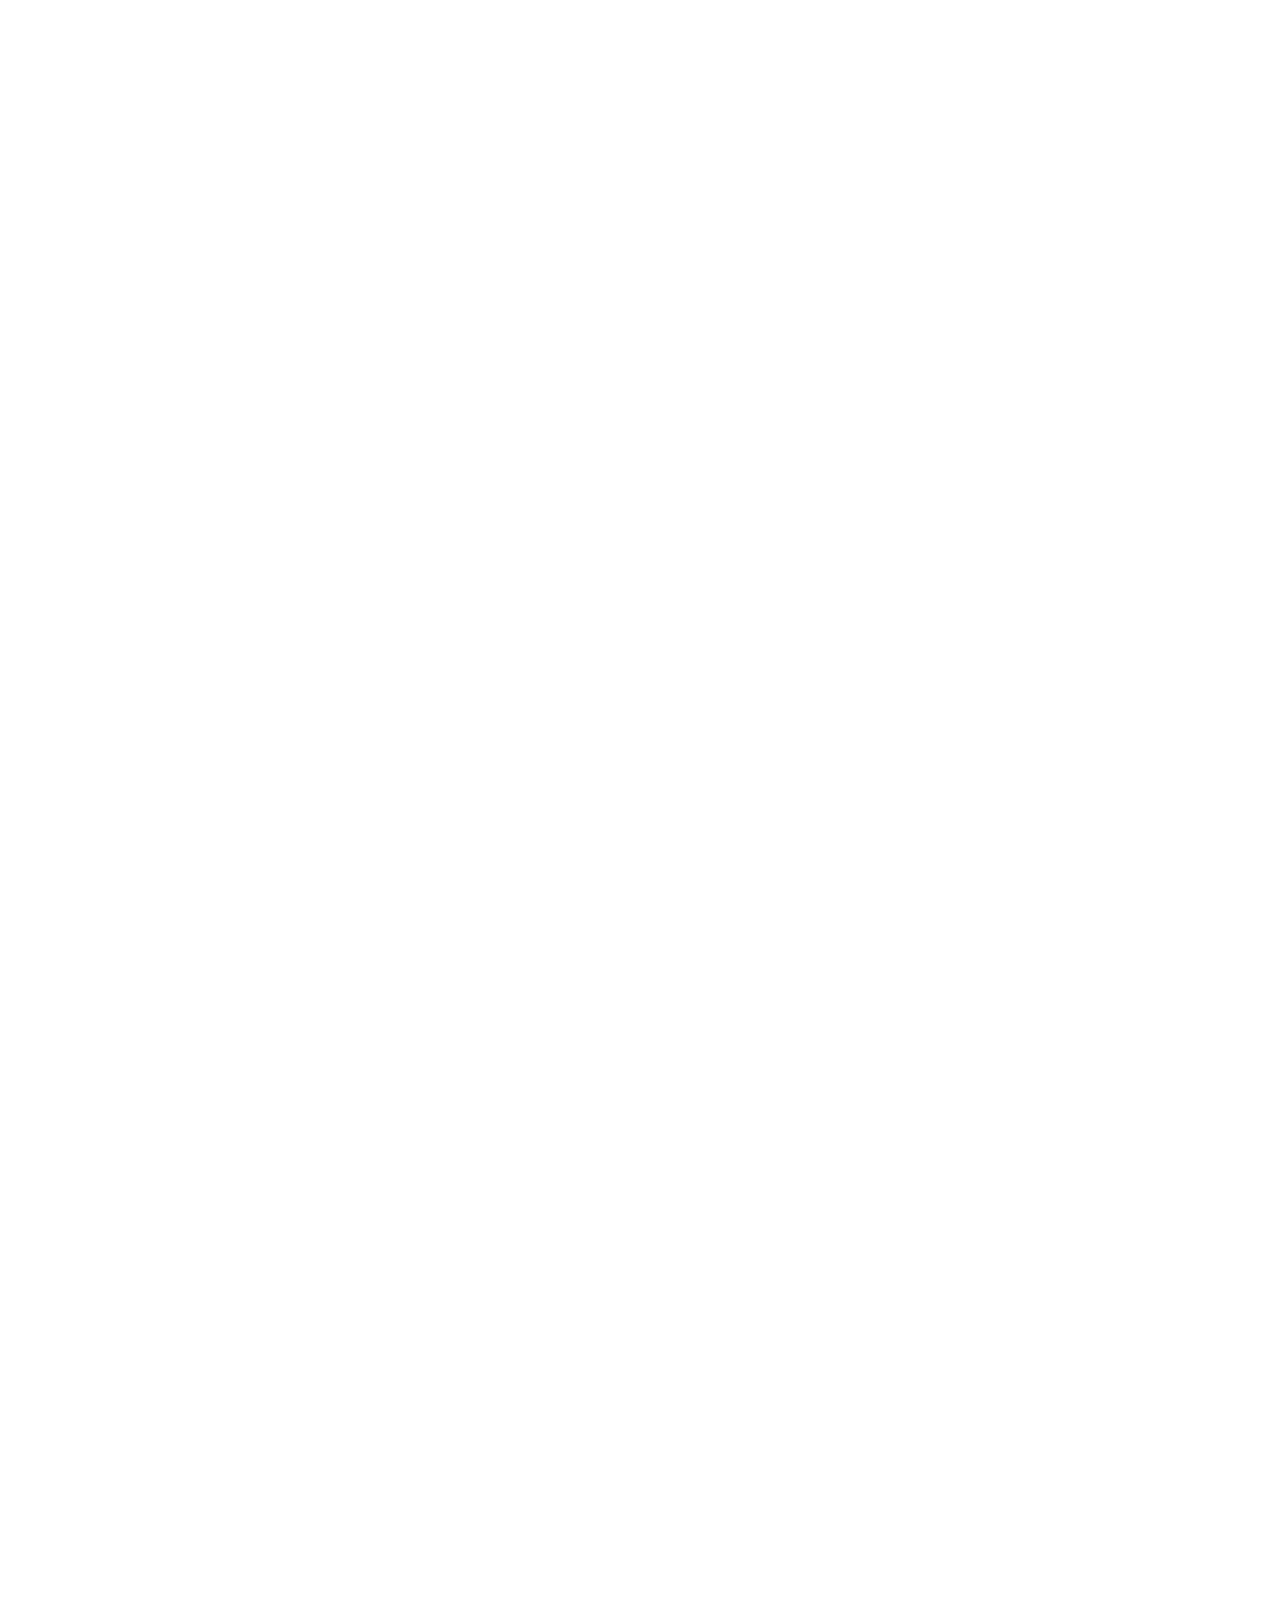
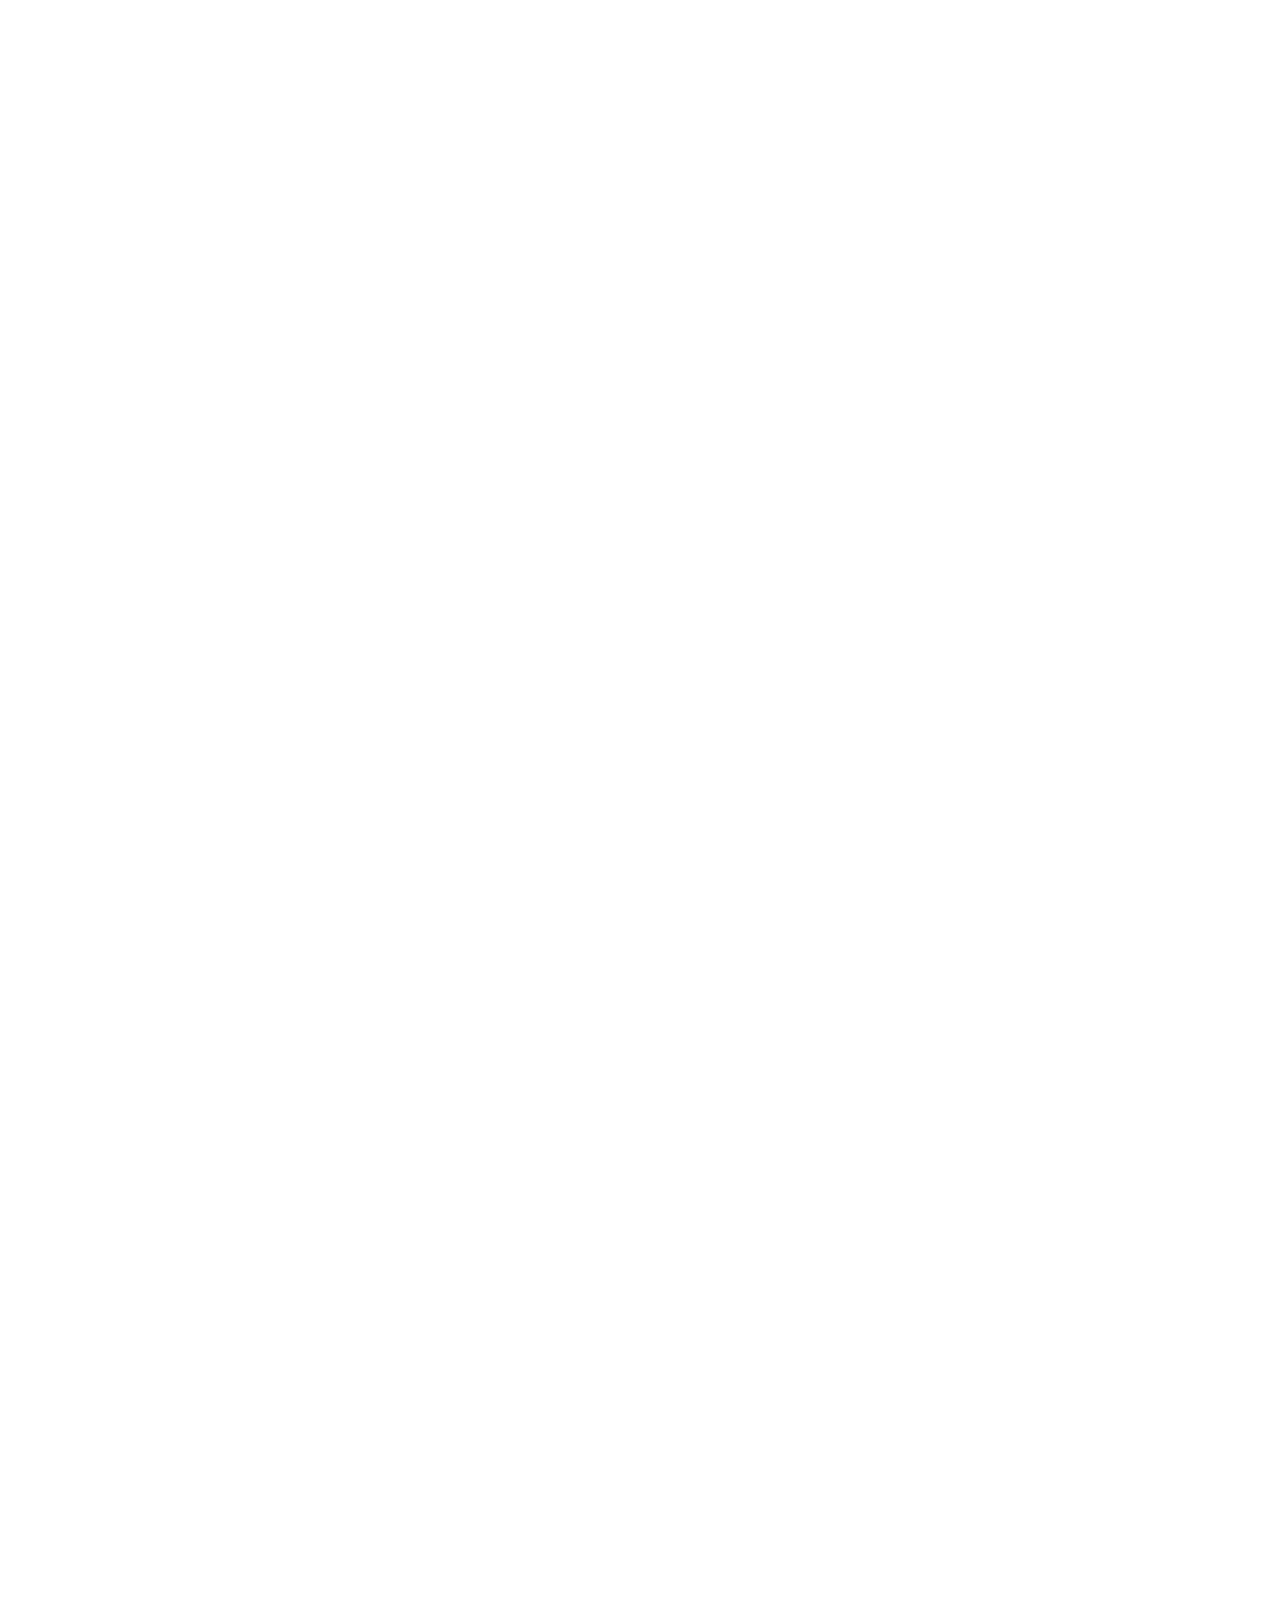
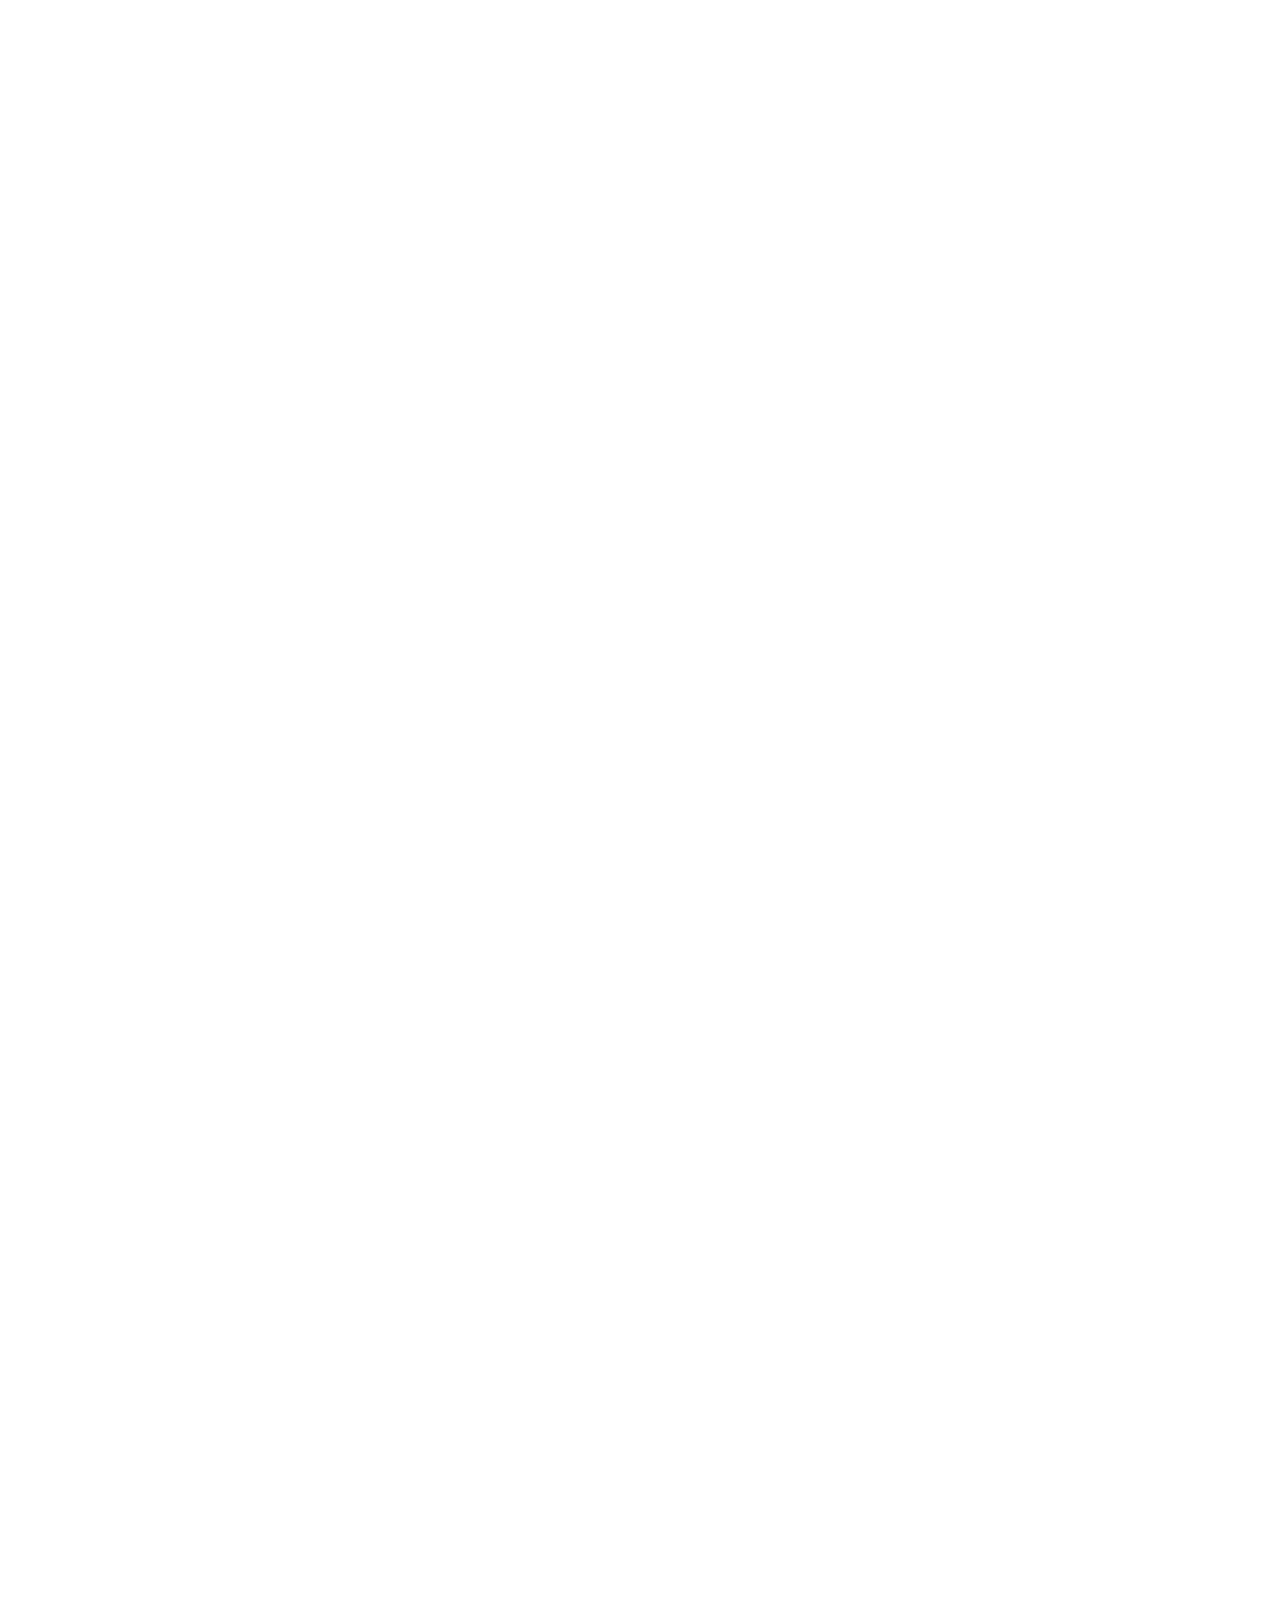
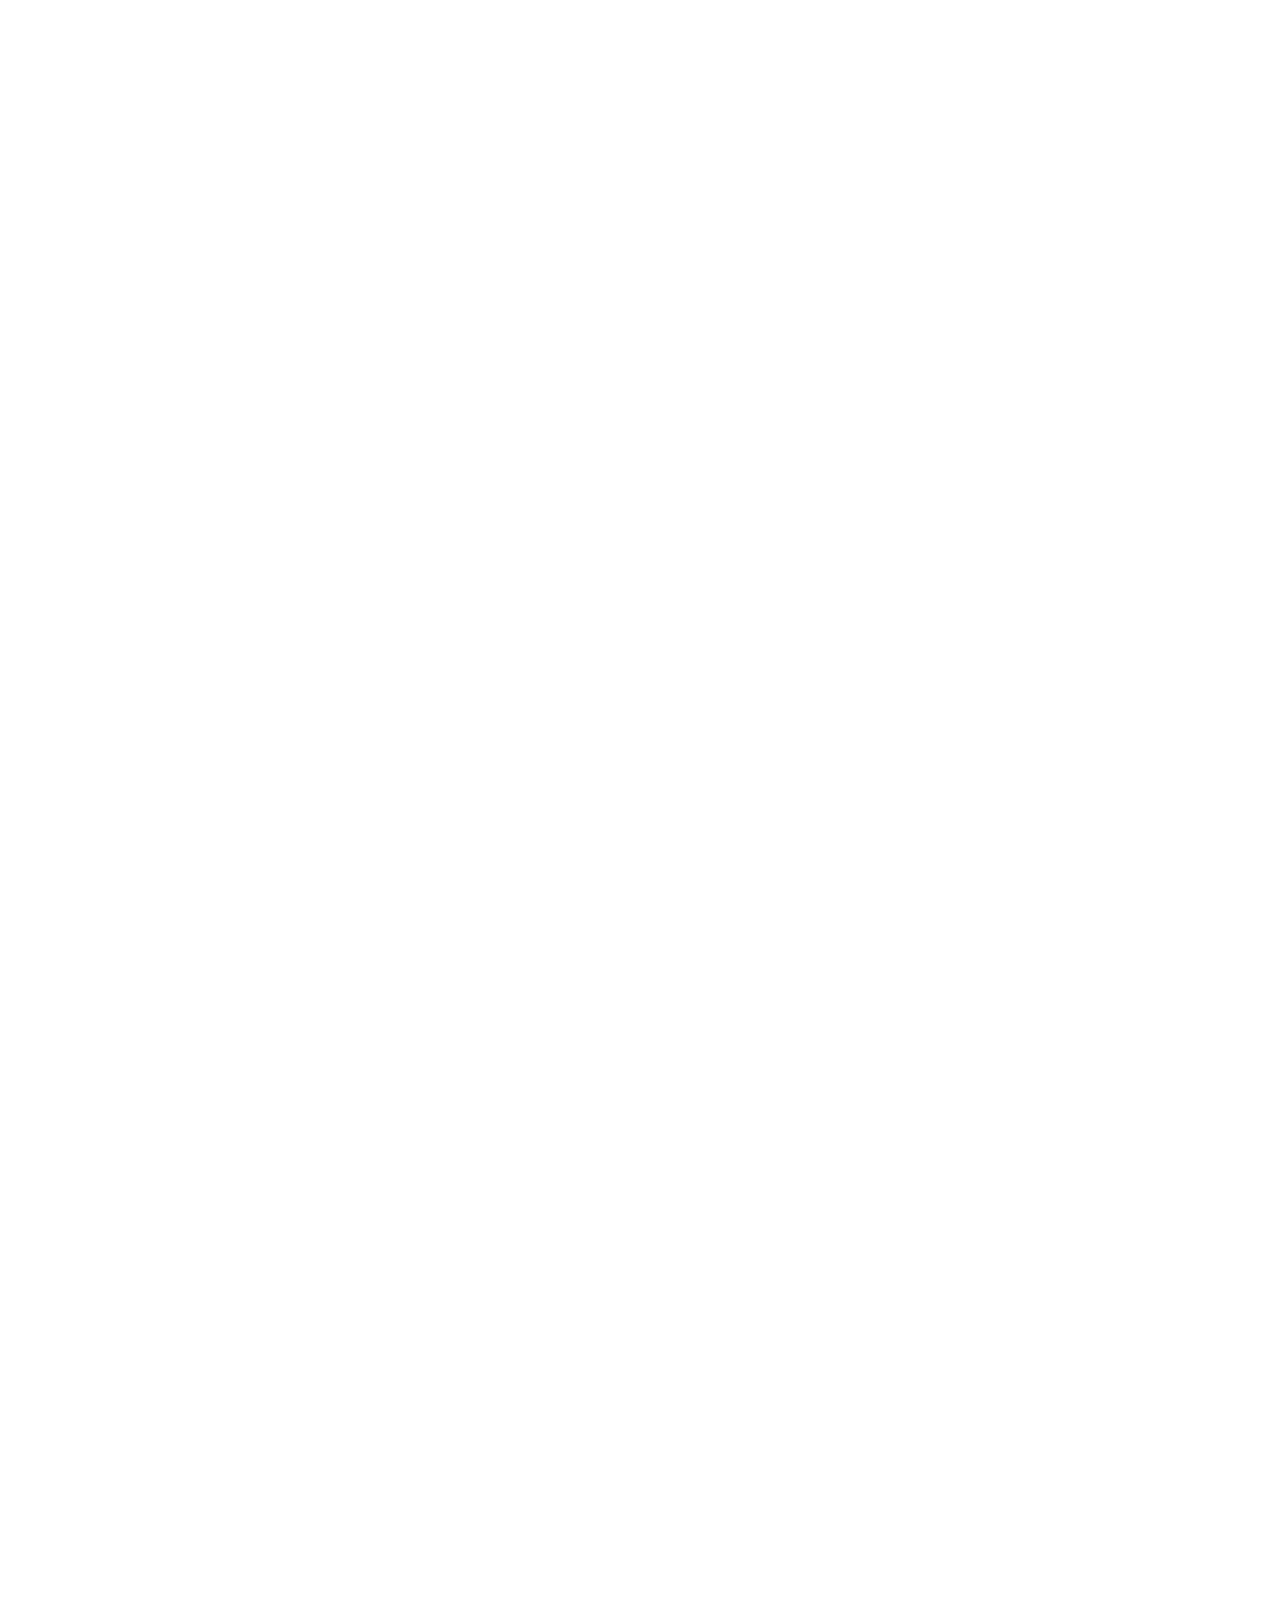
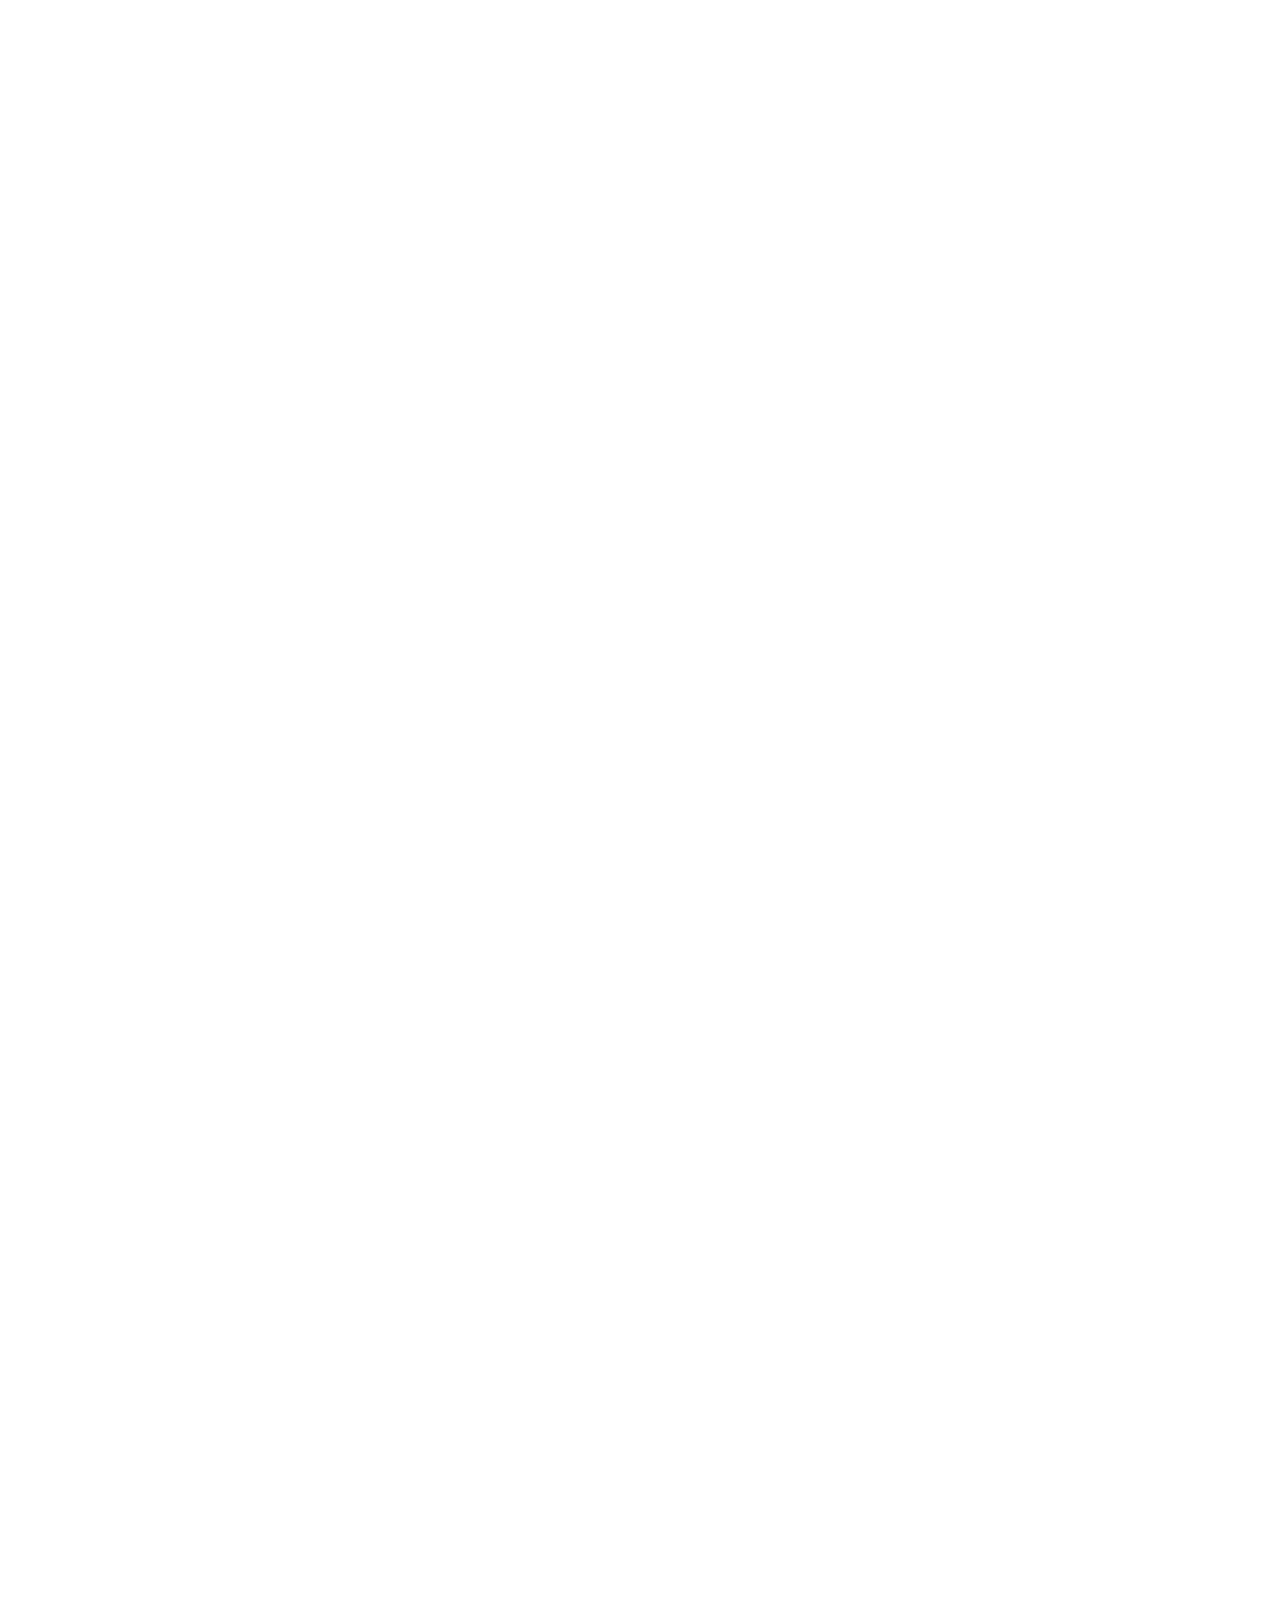
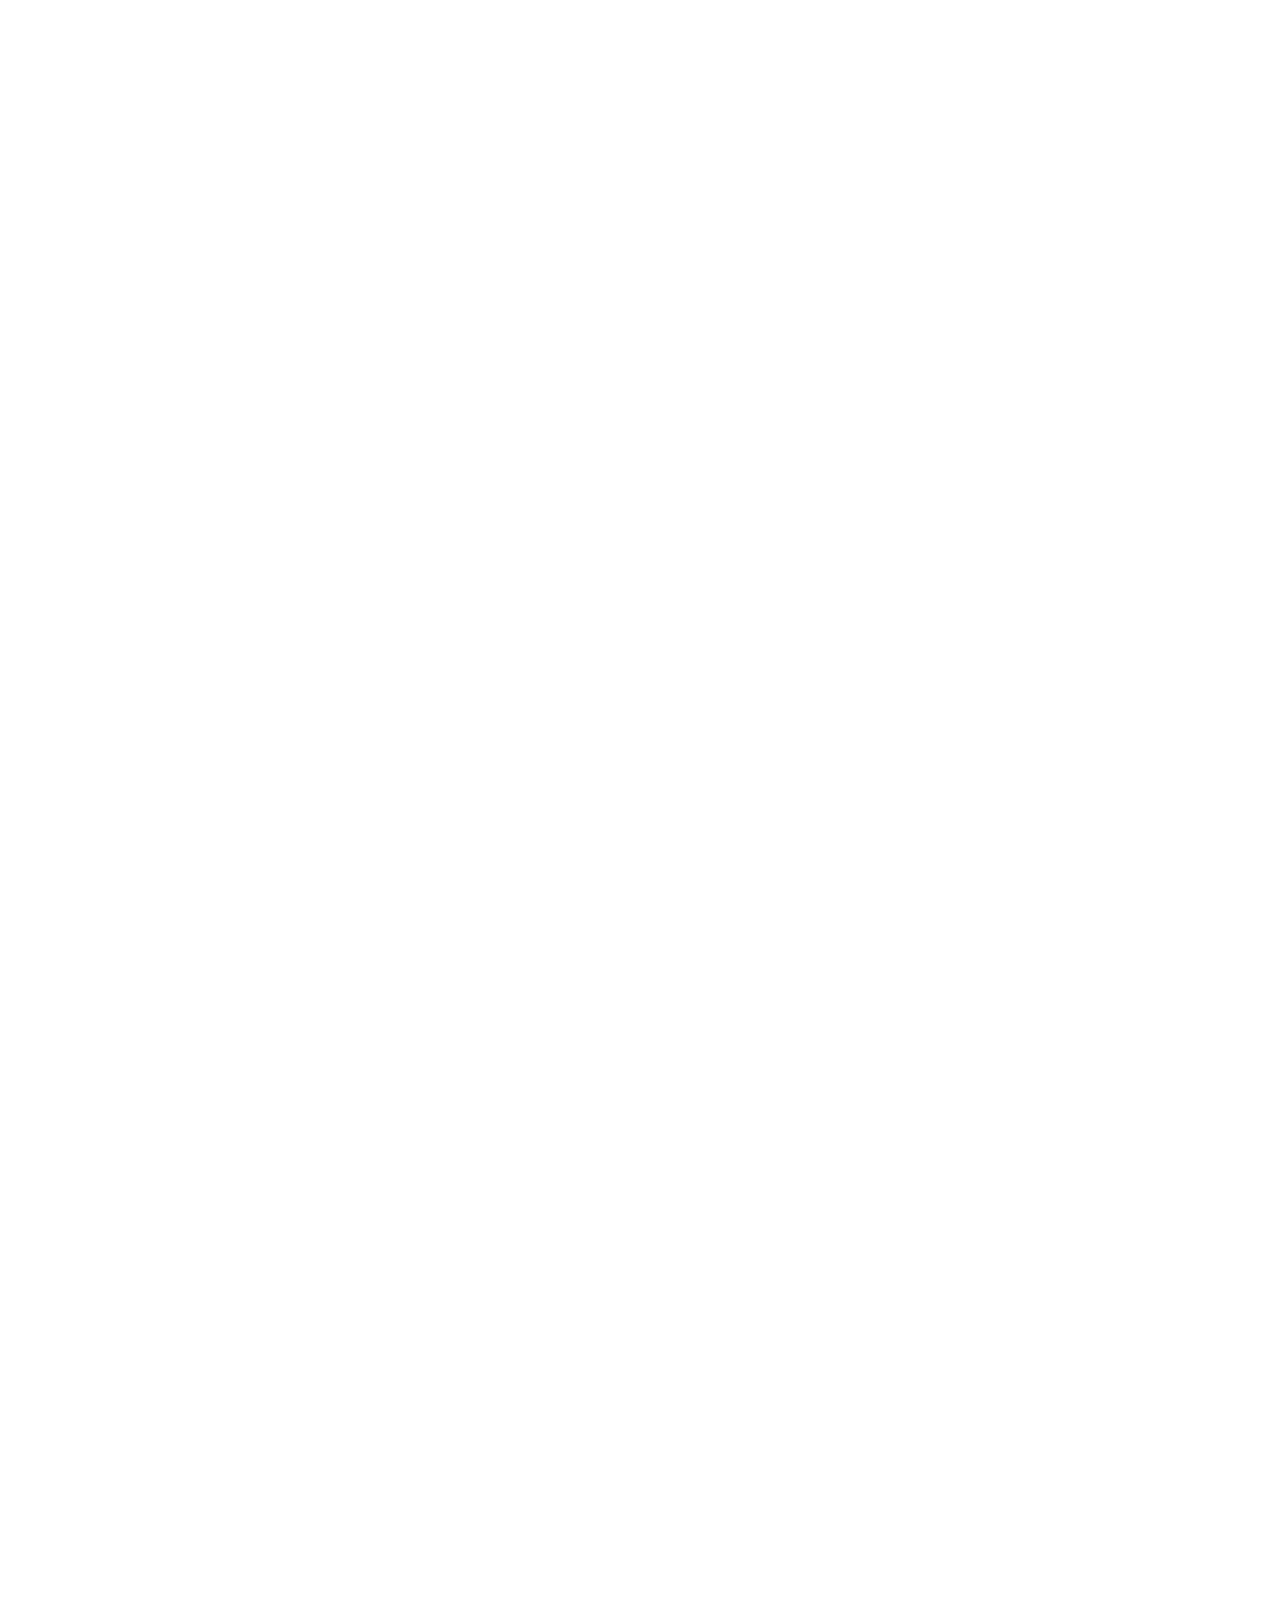
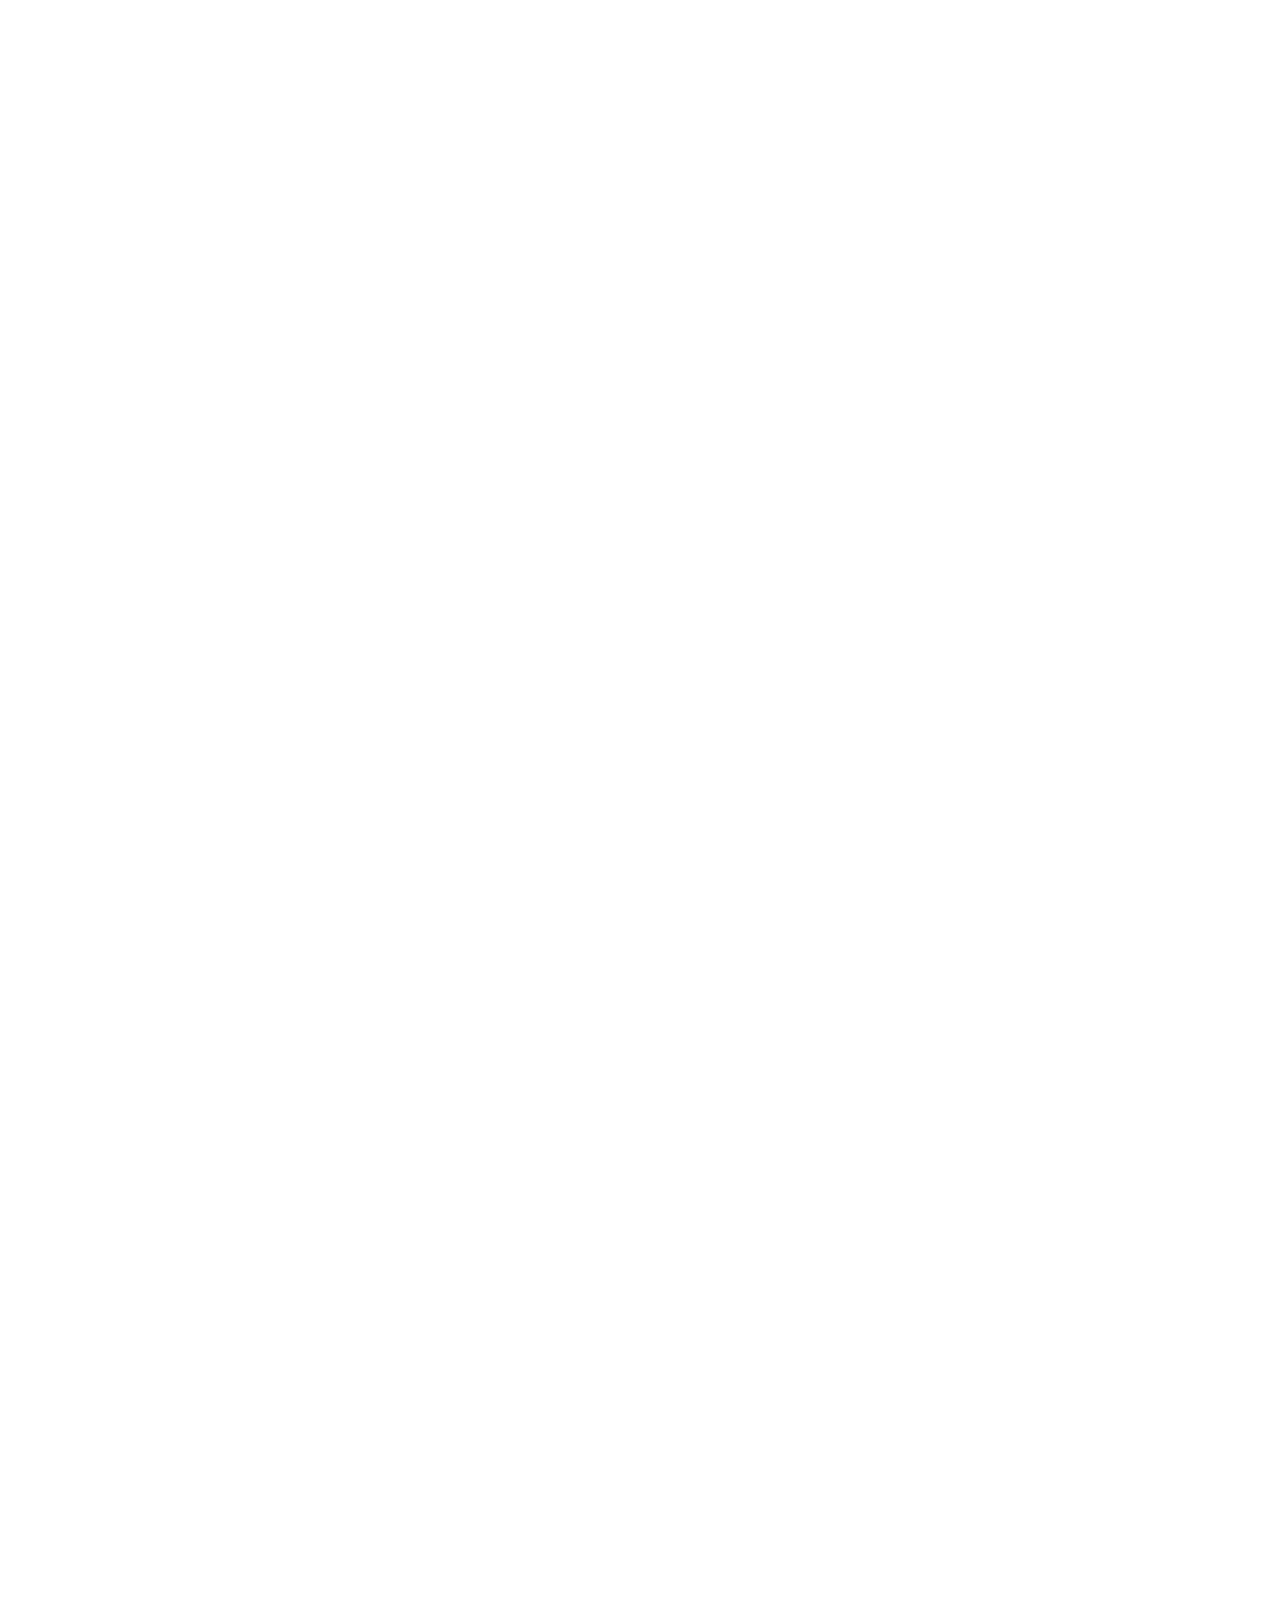
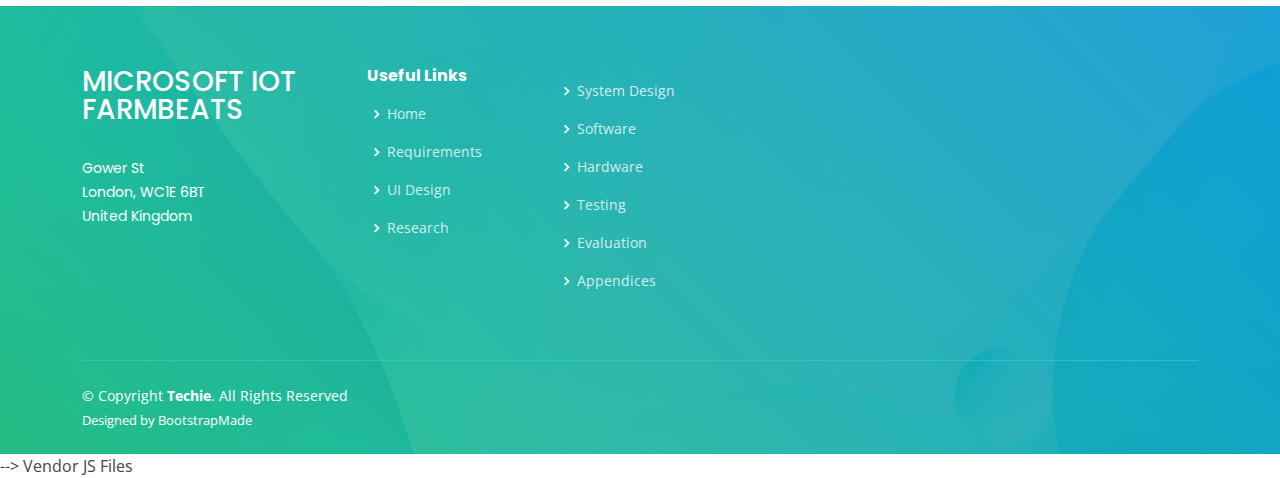
<file: team_28_website/software_implementation.html>
<!DOCTYPE html>
<html lang="en">

<head>
  <meta charset="utf-8">
  <meta content="width=device-width, initial-scale=1.0" name="viewport">

  <title>Microsoft IoT FarmBeats - Index</title>
  <meta content="" name="description">
  <meta content="" name="keywords">

  <!-- Favicons -->
  <link href="assets/img/favicon.png" rel="icon">
  <link href="assets/img/apple-touch-icon.png" rel="apple-touch-icon">

  <!-- Google Fonts -->
  <link href="https://fonts.googleapis.com/css?family=Open+Sans:300,300i,400,400i,600,600i,700,700i|Roboto:300,300i,400,400i,500,500i,600,600i,700,700i|Poppins:300,300i,400,400i,500,500i,600,600i,700,700i" rel="stylesheet">

  <!-- Vendor CSS Files -->
  <link href="assets/vendor/aos/aos.css" rel="stylesheet">
  <link href="assets/vendor/bootstrap/css/bootstrap.min.css" rel="stylesheet">
  <link href="assets/vendor/bootstrap-icons/bootstrap-icons.css" rel="stylesheet">
  <link href="assets/vendor/boxicons/css/boxicons.min.css" rel="stylesheet">
  <link href="assets/vendor/glightbox/css/glightbox.min.css" rel="stylesheet">
  <link href="assets/vendor/swiper/swiper-bundle.min.css" rel="stylesheet">

  <!-- Template Main CSS File -->
  <link href="assets/css/style.css" rel="stylesheet">

  <!-- =======================================================
  * Template Name: Techie - v4.7.0
  * Template URL: https://bootstrapmade.com/techie-free-skin-bootstrap-3/
  * Author: BootstrapMade.com
  * License: https://bootstrapmade.com/license/
  ======================================================== -->
</head>

<body>

  <!-- ======= Header ======= -->
  <header id="header" class="fixed-top ">
    <div class="container d-flex align-items-center justify-content-between">
      <h1 class="logo"><a href="index.html">IoT FarmBeats</a></h1>
      <!-- Uncomment below if you prefer to use an image logo -->
      <!-- <a href="index.html" class="logo"><img src="assets/img/logo.png" alt="" class="img-fluid"></a>-->

      <nav id="navbar" class="navbar">
        <ul>
          <ul>
            <!-- <li><a class="nav-link scrollto active" href="#hero">Home</a></li> -->
            <li class="dropdown"><a href="index.html"><span>Home</span> <i class="bi bi-chevron-down"></i></a>
             <ul>
              <li><a href="index.html#abstract">Abstract</a></li>
              <li><a href="index.html#project intro video">Project Introduction Video</a></li>
              <li><a href="index.html#team">Development Team</a></li>
              <li><a href="index.html#project management">Project Management</a></li>
            </ul>
          <li class="dropdown"><a href="requirements.html"><span>Requirements</span> <i class="bi bi-chevron-down"></i></a>
            <ul>
              <li><a href="requirements.html#client introduction">Client Introduction</a></li>
              <li><a href="requirements.html#requirement gathering">Requirement Gathering</a></li>
              <li><a href="requirements.html#interview">Interview</a></li>
              <li><a href="requirements.html">Project Management</a></li>
            </ul>
            <li class="dropdown"><a href="ui_design.html"><span>UI Design</span> <i class="bi bi-chevron-down"></i></a>
              <ul>
                  <li><a href="ui_design.html#design principles">Design Principles</a></li>
                  <li><a href="ui_design.html#sketches">Hand Drawn Sketches</a></li>
                  <li><a href="ui_design.html#prototype">Prototype with Proto.io</a></li>
              </ul>
            <li class="dropdown"><a href="research.html"><span>Research</span> <i class="bi bi-chevron-down"></i></a>
              <ul>
                  <li><a href="research.html#related projects review">Related Projects Review</a></li>
                  <li><a href="research.html#technology review">Technology Review</a></li>
                  <li><a href="research.html#solution summary">Solution Summary </a></li>
                  <li><a href="research.html#reference">Research References </a></li>
              </ul>
              <li class="dropdown"><a href="system_design.html"><span>System Design</span> <i class="bi bi-chevron-down"></i></a>
                <ul>
                    <li><a href="system_design.html#edge device">Edge Device System Design</a></li>
                    <li><a href="system_design.html#azure cloud">Azure Cloud System Design</a></li>
                    <li><a href="system_design.html#desktop app">Desktop App System Design</a></li>
                </ul>
            <li class="dropdown"><a href="#hero"><span>Software</span> <i class="bi bi-chevron-down"></i></a>
              <ul>
                  <li><a href="#overview">Overview</a></li>
                  <li><a href="#sensor and actuators">Sensor and Actuators</a></li>
                  <li><a href="#data analysis">Data Analysis</a></li>
                  <li><a href="#cloud based solution">Cloud Based Solution</a></li>
                  <li><a href="#gui">GUI</a></li>
              </ul>
            <li class="dropdown"><a href="hardware.html"><span>Hardware</span> <i class="bi bi-chevron-down"></i></a>
                <ul>
                  <li><a href="hardware.html#design">Design</a></li>
                  <li><a href="hardware.html#implementation">Implementation</a></li>
                  <li><a href="hardware.html#hardware_info">Hardware Information</a></li>
                </ul>
            <li class="dropdown"><a href="testing.html"><span>Testing</span> <i class="bi bi-chevron-down"></i></a>
                <ul>
                    <li><a href="testing.html#testing strategy">Testing Strategy</a></li>
                    <li><a href="testing.html#unit and int testing">Unit and Integration Testing</a></li>
                    <li><a href="testing.html#user testing">User Acceptance Testing</a></li>
                </ul>
            <li class="dropdown"><a href="evaluation.html"><span>Evaluation</span> <i class="bi bi-chevron-down"></i></a>
                <ul>
                    <li><a href="evaluation.html#summary of achievements">Summary of Achievements</a></li>
                    <li><a href="evaluation.html#list of bugs">List of Bugs</a></li>
                    <li><a href="evaluation.html#individual contribution">Individual Contribution</a> </li>
                    <li><a href="evaluation.html#evaluation">Critical Evaluation of the Project</a></li>
                    <li><a href="evaluation.html#future work">Future Work</a></li>
                </ul>
            <li class="dropdown"><a href="appendices.html"><span>Appendices</span> <i class="bi bi-chevron-down"></i></a>
                <ul>
                    <li><a href="appendices.html#user manual">User Manual</a></li>
                    <li><a href="appendices.html#deployment manual">Deployment Manual</a></li>
                    <li><a href="appendices.html#blog">Blog and Videos</a></li>
                    <li><a href="appendices.html#video">GitHub and Licenses</a></li>
                </ul>
        </ul>
        <i class="bi bi-list mobile-nav-toggle"></i>
      </nav><!-- .navbar -->

    </div>
  </header><!-- End Header -->

<!-- ======= Hero Section ======= -->
<section id="hero" class="d-flex align-items-center">

    <div class="container-fluid" data-aos="fade-up">
        <div class="row justify-content-center">
        <div class="col-xl-5 col-lg-6 pt-3 pt-lg-0 order-2 order-lg-1 d-flex flex-column justify-content-center">
            <h1>Software Implementation</h1>
            <div><a href="#overview" class="btn-get-started scrollto">Learn More</a></div>
        </div>
        <div class="col-xl-4 col-lg-6 order-1 order-lg-2 hero-img" data-aos="zoom-in" data-aos-delay="150">
            <img src="assets/img/hero-img.png" class="img-fluid animated" alt="">
        </div>
        </div>
    </div>
</section><!-- End Hero -->
    

  <main id="main">  

    <!-- ======= Overview Section ======= -->
    <section id="overview" class="section1">
        <div class="container">
          <div data-aos="fade-right">
              <h1>Overview</h1>
              <p>Overall, our software is decomposed into four aspects: </p>
              <ul>
                <li>Sensor and Actuators</li>
                <li>Data Analysis</li>
                <li>Cloud Based Solution</li>
                <li>GUI</li>
              </ul>
              <p>
                By separating the system into these four categories, we were able to
                allow members to implement sections asynchronously to increase productivity.
                In addition, this allows individual components to be more maintainable when
                isolated into their category.
              </p>
              <p>
                These are then combined based on the following diagram from the <a href= "system_design.html" >SYSTEM DESIGN</a> section:
              </p>
              
              <img src="assets/img/software/overview1.png" class="img-fluid" alt="" style="width:900px;height:500;">

              <p>
                Here is the structure of our GitHub Repository. All the back end code is implemented in the <code>src</code> folder and 
                all the front end code is implemented in the <code>gui_code</code> folder. We have separated these two as the folders 
                will be on different devices when deploying the system. The <code>src</code> should be copied onto the Raspberry Pi for
                data collection and actuation generation, and the <code>gui_code</code> should be downloaded onto the user’s PC.
              </p>
              <img src="assets/img/software/overview2.png" class="img-fluid" alt="" style="width:200px;height:500;">

          </div>
  
        </div>
      </section><!-- Overview Section -->
    
    <!-- ======= Sensor and Actuators Section ======= -->
    <section id="sensor and actuators" class="section1">
      <div class="container">
        <div data-aos="fade-right">
            <h1>Sensors and Actuators</h1>

            <div class="row">
              <div class="col-lg-8 order-1 order-lg-2" data-aos="zoom-in" data-aos-delay="150">
               
            <p>
              Firstly, we set up a skeleton for both <code>Sensors</code> and <code>Actuators</code>, so that we can 
              follow that pattern, speed up the implementation process and make the system clearer.
            </p>
            <p>
              The Actuator Skeleton include an <code>__init__</code> function to initialize and set up everything from 
              the pins needed to the PWM channels and frequencies.
            </p>

            <p>
              Then we have the <code>activate</code> function which will active the actuators. 
            </p>
            <img src="assets/img/software/sensor_actuator2.png" class="img-fluid" alt="" style="width:500px;height:100px;">

            </div>
           

            <div class="col-lg-4 order-1 order-lg-2" data-aos="zoom-in" data-aos-delay="150">
            <img src="assets/img/software/sensor_actuator1.png" class="img-fluid" alt="" style="width:250px;height:300px;">
            </div>
          </div>

           
             <p>
              Finally, the <code>actuate</code> function is implemented to power the actuators. Here’s the dummy code.
             </p>
            <img src="assets/img/software/sensor_actuator3.png" class="img-fluid" alt="" style="width:500px;height:80px;">

            <br>
            <br>

            <p>
              For the led strips and fans, as we used onboard hardware PWM pin, we can simply set the PWM pin, data and 
              frequency. The Linux driver will take care of the rest for us. For the led strips, we send the analyzer 
              message straight to the actuator. We also have another common component: <code>status_listener</code>. This function 
              will read the current actuator value which will be included in the publisher-subscriber message for the 
              GUI and database to receive.
            </p>
            <img src="assets/img/software/sensor_actuator4.png" class="center" alt="" style="width:500px;height:500px;">

            <br>
            <br>

            
            
            <p>
              Due to the non-linear water flow rate of the DC motor pump with a linear voltage change in the circuit, 
              we decided to record the time of pumps being on per a certain time period, which is sent by our handler 
              to the <code>Actuator</code> class and our pump class only need to turn the pump on or off at the moment it receives 
              the message.
            </p>
            
            <img src="assets/img/software/sensor_actuator6.png" class="center" alt="" style="width:400px;height:500px;">

            <br>
            <br>

            <div class="row">
              <div class="col-lg-6 order-1 order-lg-2" data-aos="zoom-in" data-aos-delay="150">
               
            <p>
              <code>Sensor</code> classes have a similar skeleton code. They will set things up in the init function and there should 
              be a collect function that reads from the sensor and sends messages through the publisher-subscriber pattern. 
              There is also a disable function that can turn the sensor off. This is all we need for a basic sensor. e.g. 
              DHT11 humidity and temperature sensor.
            </p>
            
            </div>

            <div class="col-lg-6 order-1 order-lg-2" data-aos="zoom-in" data-aos-delay="150">
              <img src="assets/img/software/sensor_actuator7.png" class="img-fluid" alt="" style="width:400px;height:450;">
            </div>
            </div>
            <br>
            <br>

            <div class="row">
              <div class="col-lg-6 order-1 order-lg-2" data-aos="zoom-in" data-aos-delay="150">
              
            <p>
              Some sensors record input values in the form of resistance. We will need to convert those values to a standard 
              unit for later use. For example, a light sensor outputs its resistance so that we will need to convert it 
              into lux.
            </p>
            </div>
            <div class="col-lg-6 order-1 order-lg-2" data-aos="zoom-in" data-aos-delay="150">

            <img src="assets/img/software/sensor_actuator8.png" class="img-fluid" alt="" style="width:400px;height:400;">
            </div>
            </div>

        </div>

      </div>
    </section><!-- Sensor and Actuators Section -->

    <!-- ======= Data Analysis Section ======= -->
    <section id="data analysis" class="section1">
        <div class="container">
          <div data-aos="fade-right">
              <h1>Data Analysis</h1>
              <p>
                We have two versions for analysers: the first is a simple relay version and the second is a 
                PID controlled version. All analysers include one init, one listener and one datastream update 
                listener.
              </p>
              <img src="assets/img/software/analysis1.png" class="img-fluid" alt="" style="width:400px;height:400px;">
              <br>
              <br>
              <p>
                In the <code>__init__ </code> function, it shall include all factors to state and subscribe to each pubsub packages. 
                Such as:
              </p>
              <img src="assets/img/software/analysis2.png" class="img-fluid" alt="" style="width:400px;height:200px;">
              <br>
              <br>

              <p>
                In the <code>analyser_listener</code> function, it initially receives sensor values through pubsub, and then analyses 
                the value obtained with PID or simple relay analysis. Finally, it will send messages with its corresponding
                actuator value.
              </p>

              <img src="assets/img/software/analysis3.png" class="img-fluid" alt="" style="width:400px;height:200px;">
              <br>
              <br>

              <p>
                In <code>datastream_update_listener</code> function, it does same thing with <code>datastream_listener</code> function but it will 
                be send to database instead of actuators. 
              </p>
              <img src="assets/img/software/analysis4.png" class="img-fluid" alt="" style="width:400px;height:200px;">
              <br>
              <br>


          </div>
  
        </div>
      </section><!-- Data Analysis Section -->

    <!-- ======= Communication Section ======= -->
    <section id="cloud based solution" class="section1">
        <div class="container">
          <div data-aos="fade-right">
              <h1>Cloud Based Solution</h1>
              <br>
              <h3>Azure Services</h3>
              <p>Connection from Raspberry Pi to Azure:</p>
              <ol>
                <li>The Raspberry Pi registers itself with IoT Hub using the unique Key for that device.</li>
                <li>The IoT Hub verifies the connection and the connection is established.</li>
                <li>The Raspberry Pi sends JSON messages to the IoT Hub.</li>
                <li>The IoT Hub verifies the messages.</li>
                <li>StreamAnalytics Job requests the data from the IoT Hub (as IoT Hub is registered as its input), and receives the data.</li>
                <li>StreamAnalytics Job unpacks the JSON data and inserts it into an SQL Insert query.</li>
                <li>SQL Insert query is run and inserts data into the registered output for the StreamAnalytics Job: the SensorData SQL Database.</li>
              </ol>
              <img src="assets/img/software/cloud_diagram.png" class="img-fluid" alt="" style="width:750px;height:400px;">

              <br>
              <p>Connection Azure to GUI app: </p>
              <ol>
                <li>On the GUI app side: PyODBC library uses Microsoft ODBC 17 Driver to establish a connection with the Azure DB (SensorData).</li>
                <li>The driver is used to forward the SQL queries from the GUI app and run them.</li>
                <li>The GUI app receives any responses from the Azure SQL Server and displays the received data.</li>
              </ol>

              <br>

              <h3>The Publisher-Subscriber Pattern</h3>
              <p>
                The main loop of the program is fairly simple: every second it calls each sensor to 
                collect data and calls all actuators to act based on the current actuation values it received.
                When the sensors are called to collect, by default they send a message under the <code>pid_update.sensor</code> 
                topic, which is listened in on by the objects from the <code>analyser</code> module. These modules in turn send 
                out messages on the <code>pid_update.actuator</code> topic, apart from the moisture subsystem. Finally, the 
                actuators listen in on the <code>pid_update.actuator</code> topic and update their actuation values based on 
                the messages received.
              </p>
              <p>
                The difference with the moisture subsystem is that its analyser listens in on both the water level 
                and soil moisture sensor outputs, and considers both inputs. It then sends out a message on 
                <code>signal_handler.pump_control</code> topic, which is picked up by the <code>signal_handler</code> module. That module in
                turn sends out control messages to the water pump actuator, as usual, using an asynchronous timing 
                method utilising <code>Alarm Signal</code>, from the python <code>Signal</code> module.
              </p>
              <p>
                Additionally, every 5 seconds (so every 5th interation), it calls the sensors to collect data, 
                but this time to send the data under a different topic: <code>database_update.sensor</code>. The data sent in 
                this cycle doesn’t cause the actuators to change their actuation values, but gets picked up by the 
                <code>data_streamer</code> module, and depending on the selected streamer: either saves data locally on a DB 
                using SQLite3 or sends the data over to Azure IoT Hub for further processing.
              </p>


          </div>
  
        </div>
      </section><!-- Communication Section -->
    
    <!-- ======= GUI Section ======= -->
    <section id="gui" class="section1">
        <div class="container">
          <div data-aos="fade-right">
              <h1>GUI</h1>

              <p>
                Our final UI is implemented using Python Tkinter. The code is structured to have an 
                <code>option_view</code>, <code>profile_view</code> and <code>settings_view</code> to 
                separate different page types into their modules. The assets folder contains the image 
                files needed for display, and the tools folder contains files for storing global constant 
                values and for managing loading the configuration file.
              </p>
           
              <img src="assets/img/software/gui_code_structure.png" class="img-fluid" alt="" style="width:200px;height:250px;">
              
              <h3>The Option View</h3>
              <p>
                The <code>option_view</code> folder contains <code>option_page.py</code> for the <code>OptionPage</code> class that 
                displays the following:
              </p>

              <img src="assets/img/software/option_page.png" class="img-fluid" alt="" style="width:1000px;height:550px;">
              <br>
              <br>


              <div class="row">
                <div class="col-lg-6" data-aos="zoom-in" >
              <p>
                Here is the structure of the <code>profile_view</code> folder:
              </p>

              <img src="assets/img/software/profile_view_folder.png" class="img-fluid" alt="" style="width:200px;height:250px;">
              </div>
              <div class="col-lg-6" data-aos="zoom-in" >

              <p>
                The scale is displayed using the Tkinter Canvas feature, drawing each rectangle 
                scaled corresponding to the values set for each subsystem.  
              </p>


              <img src="assets/img/software/sensor_scale.png" class="img-fluid" alt="" style="width:400px;height:80px;">
              </div>
              <br>
              <br>
              <br>
              <br>
              <div class="row">
                <div class="col-lg-6" data-aos="zoom-in" >

              <p>
                The red zones represent critical regions where the sensor value is far from the desired set point. 
                The amber zones show poor regions where the value is a little far from the desired setpoint, and 
                the green zones show the current value is within the desired region. The thick black line indicates
                which zone the current value lies, and each threshold is labelled for clarity.
              </p>

              <p>
                In addition, the graph feature is displayed with the matplotlib library, showing the latest n values 
                over time. Time is represented as hours - for example, ‘<code>22:22:35</code>’ represents the time 35 seconds into 
                10:22 pm.
              </p>
                </div>
                <div class="col-lg-6" data-aos="zoom-in" >


              <img src="assets/img/software/graph.png" class="img-fluid" alt="" style="width:400px;height:400;">
              </div>
              
              <br>
              <br>

              <p>
                The specific <code>FuncAnimation</code> library allows the graph to be animated and updated every 5 seconds. 
                Simultaneously, as the graph changes, the sensor label value, sensor scale, actuator label value and 
                suggestion also update appropriately.
              </p>

              <p>
                The structure of the water level subsystem follows the same structure as the others with one extra frame to 
                show water level, indicating whether or not the container should be refilled.
              </p>
              <img src="assets/img/software/profile_page2.png" class="img-fluid" alt="" style="width:1000px;height:550px;">

              <p>
                The water level scale indicates the amount of water present in the container by height percentage from 
                the water level sensor. This value decreases whenever the pump is on and allows the user to know if 
                there is enough water in the container.
              </p>
              
              <p>
                Currently, the manual mode has not been implemented but the interface is structured to easily have 
                this additional feature.
              </p>

              <h3>Settings Page</h3>

              <p>Another button on the option page is labelled ‘System Settings’, which takes us to this page:</p>
              <img src="assets/img/software/settings_page.png" class="img-fluid" alt="" style="width:1000px;height:550px;">

              <p>
                Here the settings currently only contains plant profile settings, which allows the user to upload a 
                config file for a specific plant. The system will only allowed the new file to replace current file 
                if it is the correct format.
              </p>

              <h3>Explaining the Configuratioin File:</h3>
              <p>
                The sensor scale of a subsystem profile page is based on a list of thresholds that allow the system 
                to display whether or not the current condition is optimal (green) , poor (amber) or critical (red).
              </p>

              <img src="assets/img/software/humdity_page.png" class="img-fluid" alt="" style="width:1000px;height:550px;">

              <p>
                For example, for the humidity subsystem, the current sensor scale values shows the upper bound to be 
                <code>100</code> and the lower bound to be <code>0</code>. These values are taken from 
                <code>humidity_bound = [0,100]</code> from the config file. The other thresholds are stored in 
                <code>humidity_extr = [40, 50, 60, 75]</code>. These values demonstrate:
              </p>
              <ul>
                <li>Lower critical range (red): between 0% and 40%.</li>
                <li>Lower poor range (amber): between 40% and 50%.</li>
                <li>Optimal range (green): between 50% and 60%.</li>
                <li>Upper poor range (amber): between 60% and 75%.</li>
                <li>Upper critical range (red): Between 75% and 100%.</li>
              </ul>

              <p>There is a list of these two threshold lists for each of the four subsystems.</p>
              <br>
              <br>
              <div class="row">
                <div class="col-lg-6" data-aos="zoom-in" >
              <p>Here is a configuration file example in <code>.ini</code> format:</p>
              <img src="assets/img/software/config_example.png" class="img-fluid" alt="" style="width:300px;height:450;">
              </div>

              <div class="col-lg-6" data-aos="zoom-in" >
              <p>The management of the config file is stored in the tools folder. There should look like this:</p>
              <img src="assets/img/software/tools_structure.png" class="img-fluid" alt="" style="width:200px;height:400;">
              </div>
              <p>
                The <code>plant_profile_info.ini</code> is the main file being accessed to obtain values. The file format is firstly 
                parsed and checked by the <code>ConfigFileParser</code> class and then values are extracted and stored as the class 
                attributes of the <code>Config</code> class, which is then passed on to the <code>ProfileInformation</code> class which provides 
                the values for GUI display. 
              </p>

              <p>
                The <code>default_plant_profile_info.ini</code> file is a default file used to reduce errors in case the current 
                <code>plant_profile_info.ini</code> is faulty. Whenever the app first starts up, the contents of <code>default_plant_profile_info.ini</code> 
                is copied onto <code>plant_profile_info.ini</code> to ensure the system is set up with a working file.
              </p>


          </div>
  
        </div>
      </section><!-- GUI Section -->



    

  </main><!-- End #main -->

  <!-- ======= Footer ======= -->
  <footer id="footer">

    <div class="footer-top">
      <div class="container">
        <div class="row">

          <div class="col-lg-3 col-md-6 footer-contact">
            <h3>Microsoft IoT FarmBeats</h3>
            <p>
              Gower St <br>
              London, WC1E 6BT<br>
              United Kingdom <br><br>
            </p>
          </div>

          <div class="col-lg-2 col-md-6 footer-links">
            <h4>Useful Links</h4>
            <ul>
              <li><i class="bx bx-chevron-right"></i> <a href="index.html">Home</a></li>
              <li><i class="bx bx-chevron-right"></i> <a href="requirements.html">Requirements</a></li>
              <li><i class="bx bx-chevron-right"></i> <a href="ui_design.html">UI Design</a></li>
              <li><i class="bx bx-chevron-right"></i> <a href="research.html">Research</a></li>
              
            </ul>
          </div>
          <div class="col-lg-3 col-md-6 footer-links">
            <p></p>
            <ul>
              <li><i class="bx bx-chevron-right"></i> <a href="system_design.html">System Design</a></li>
              <li><i class="bx bx-chevron-right"></i> <a href="software_implementation.html">Software</a></li>
              <li><i class="bx bx-chevron-right"></i> <a href="hardware.html">Hardware</a></li>
              <li><i class="bx bx-chevron-right"></i> <a href="testing.html">Testing</a></li>
              <li><i class="bx bx-chevron-right"></i> <a href="evaluation.html">Evaluation</a></li>
              <li><i class="bx bx-chevron-right"></i> <a href="appendices.html">Appendices</a></li>
            </ul>

          </div>

        </div>
      </div>
    </div>

    <div class="container">

      <div class="copyright-wrap d-md-flex py-4">
        <div class="me-md-auto text-center text-md-start">
          <div class="copyright">
            &copy; Copyright <strong><span>Techie</span></strong>. All Rights Reserved
          </div>
          <div class="credits">
            <!-- All the links in the footer should remain intact. -->
            <!-- You can delete the links only if you purchased the pro version. -->
            <!-- Licensing information: https://bootstrapmade.com/license/ -->
            <!-- Purchase the pro version with working PHP/AJAX contact form: https://bootstrapmade.com/techie-free-skin-bootstrap-3/ -->
            Designed by <a href="https://bootstrapmade.com/">BootstrapMade</a>
          </div>
        </div>
        <!-- <div class="social-links text-center text-md-right pt-3 pt-md-0">
          <a href="#" class="twitter"><i class="bx bxl-twitter"></i></a>
          <a href="#" class="facebook"><i class="bx bxl-facebook"></i></a>
          <a href="#" class="instagram"><i class="bx bxl-instagram"></i></a>
          <a href="#" class="google-plus"><i class="bx bxl-skype"></i></a>
          <a href="#" class="linkedin"><i class="bx bxl-linkedin"></i></a>
        </div> -->
      </div>

    </div>
  </footer><!-- End Footer -->

  <a href="#" class="back-to-top d-flex align-items-center justify-content-center"><i class="bi bi-arrow-up-short"></i></a>
  <div id="preloader"></div> -->

  Vendor JS Files
  <script src="assets/vendor/purecounter/purecounter.js"></script>
  <script src="assets/vendor/aos/aos.js"></script>
  <script src="assets/vendor/bootstrap/js/bootstrap.bundle.min.js"></script>
  <script src="assets/vendor/glightbox/js/glightbox.min.js"></script>
  <script src="assets/vendor/isotope-layout/isotope.pkgd.min.js"></script>
  <script src="assets/vendor/swiper/swiper-bundle.min.js"></script>
  <script src="assets/vendor/php-email-form/validate.js"></script>

  <!-- Template Main JS File -->
  <script src="assets/js/main.js"></script>

</body>

</html>
</file>
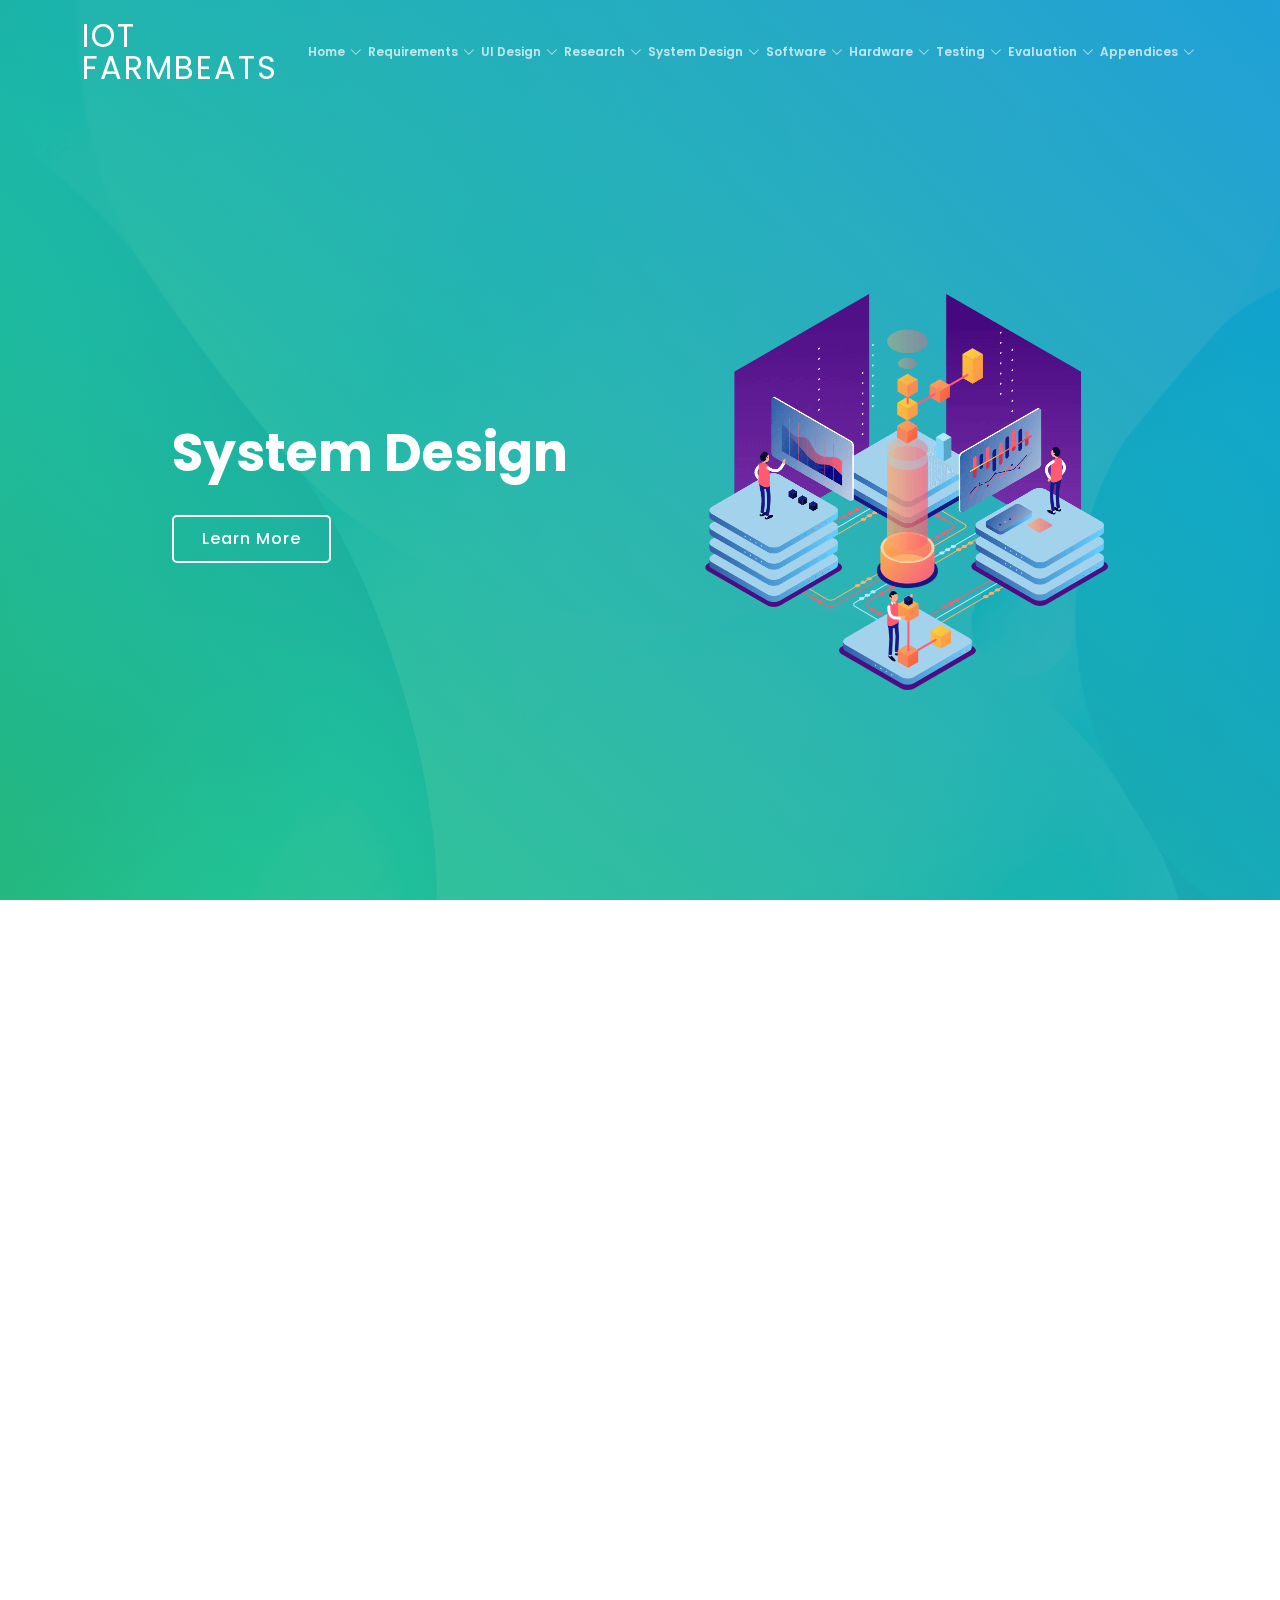
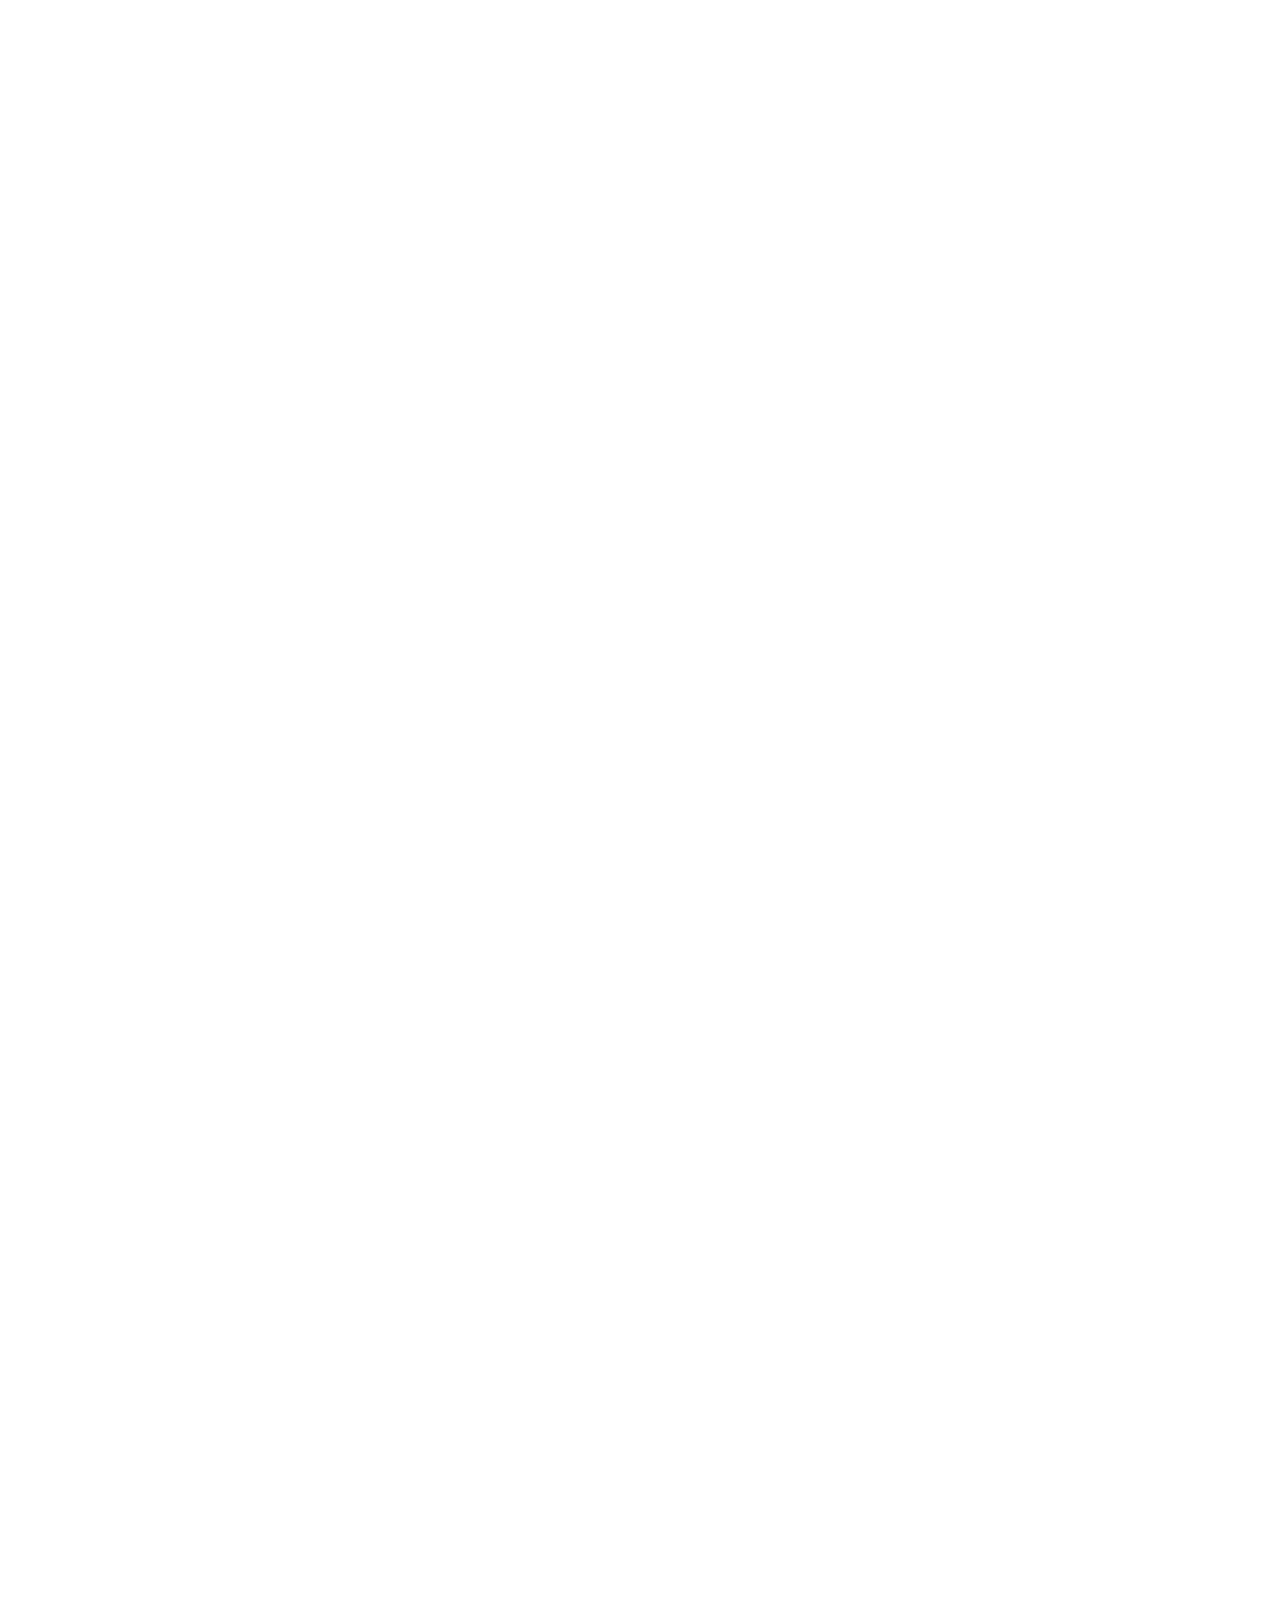
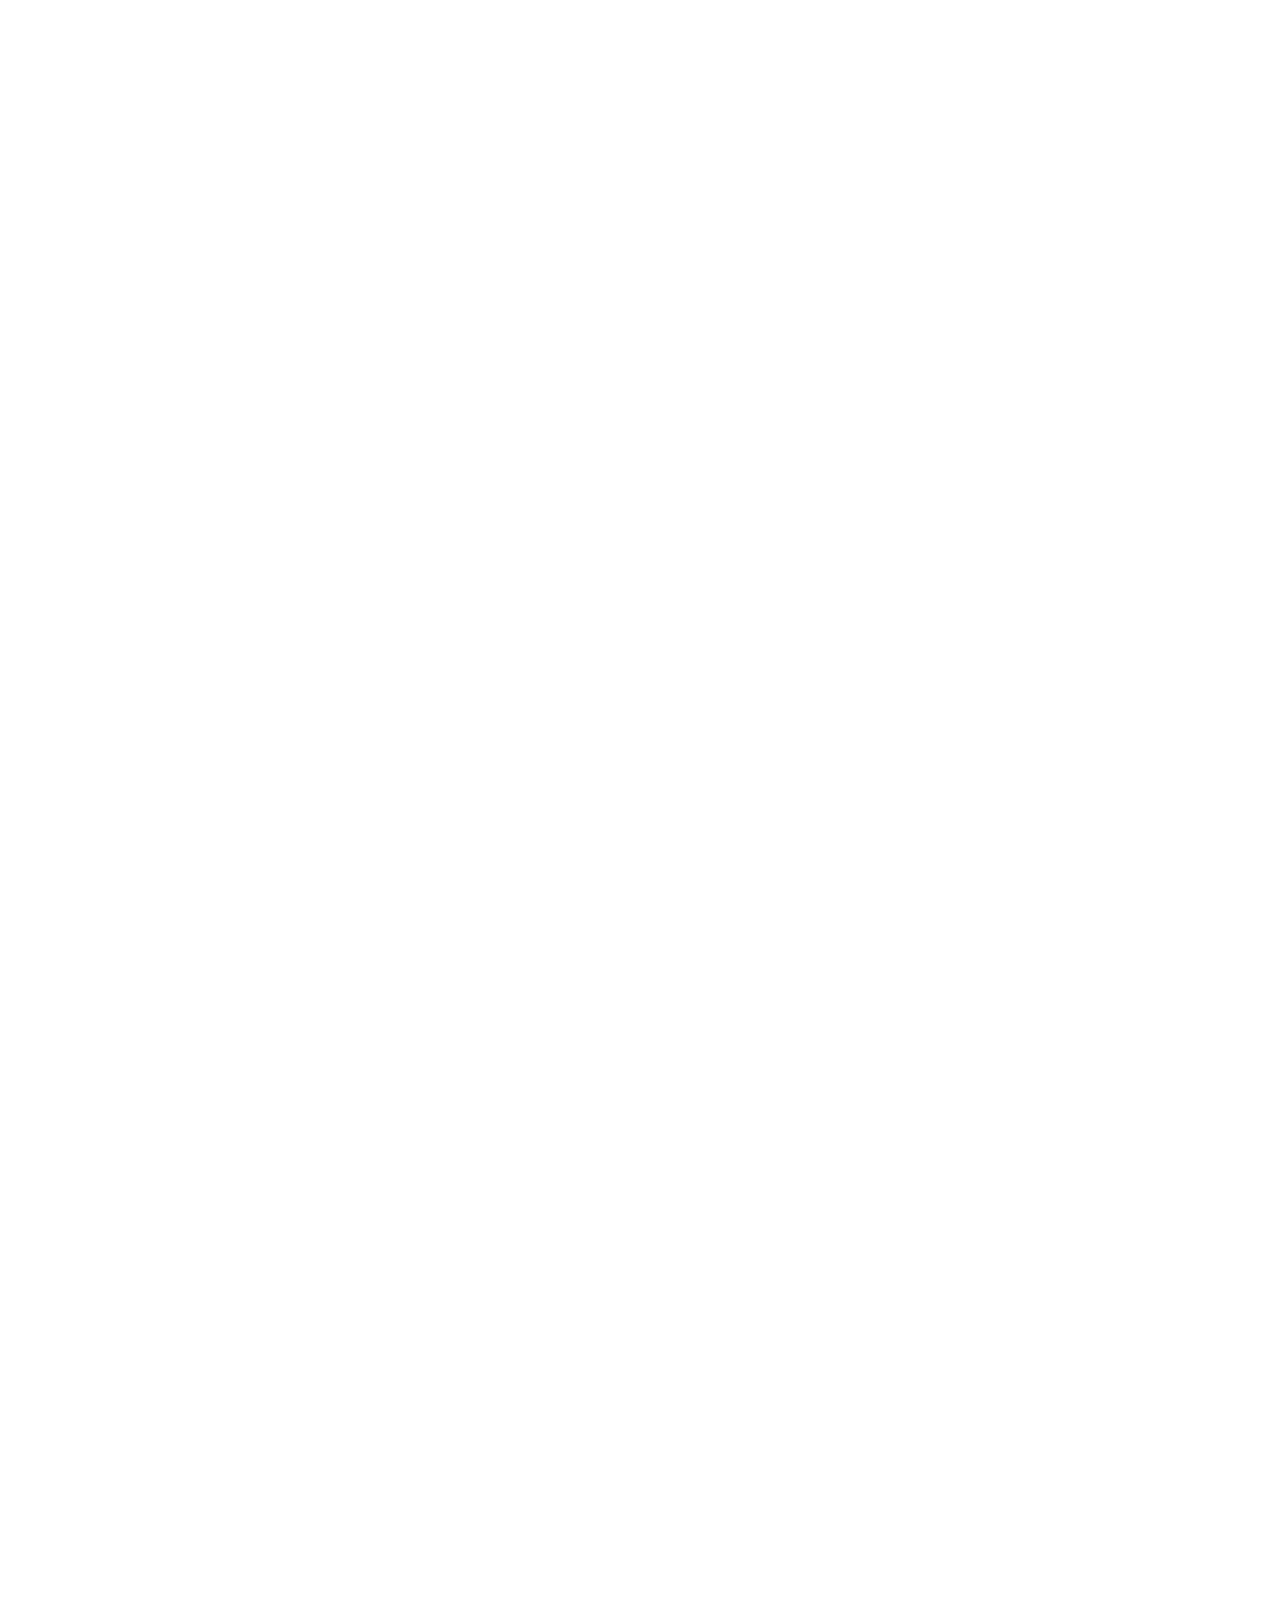
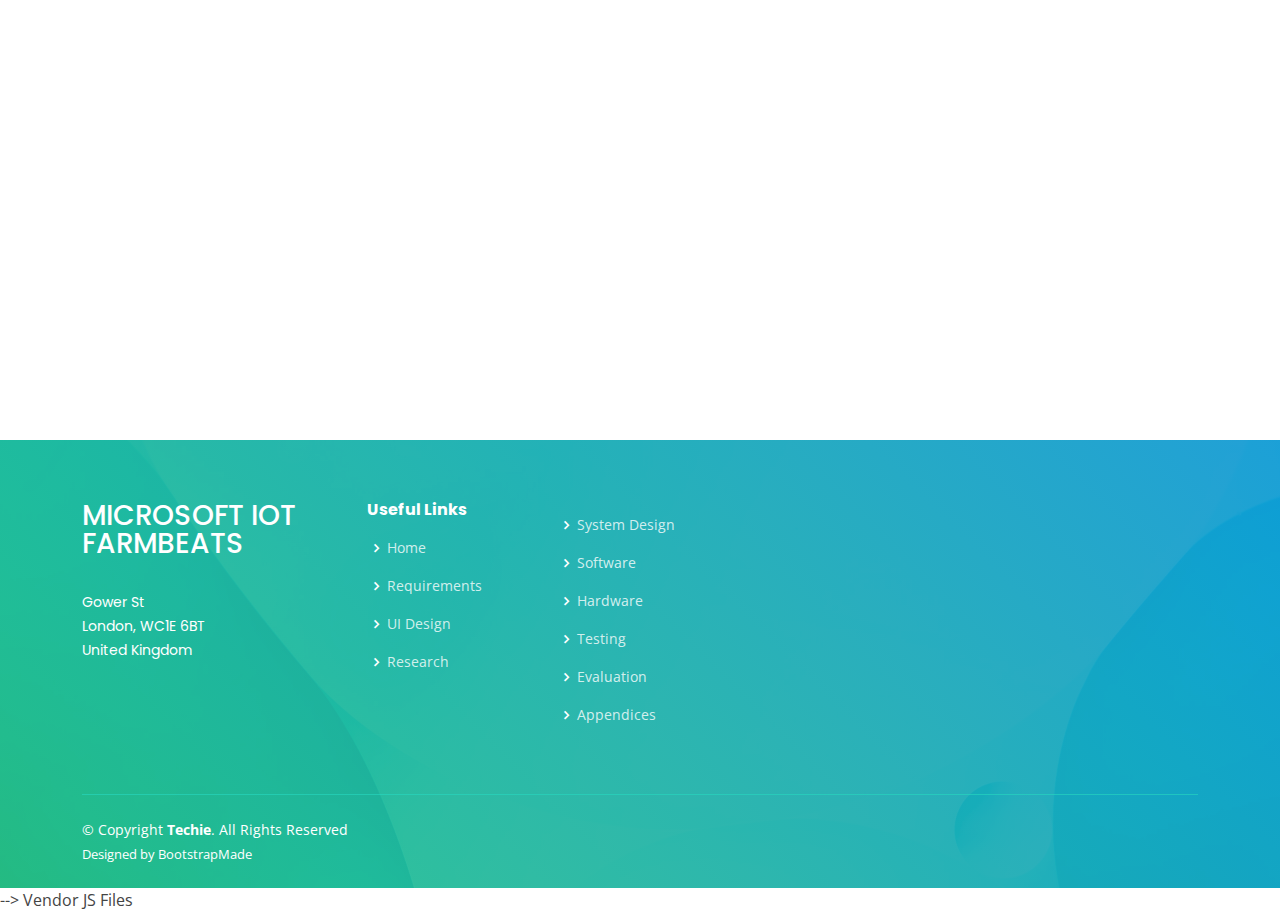
<file: team_28_website/system_design.html>
<!DOCTYPE html>
<html lang="en">

<head>
  <meta charset="utf-8">
  <meta content="width=device-width, initial-scale=1.0" name="viewport">

  <title>Microsoft IoT FarmBeats - Index</title>
  <meta content="" name="description">
  <meta content="" name="keywords">

  <!-- Favicons -->
  <link href="assets/img/favicon.png" rel="icon">
  <link href="assets/img/apple-touch-icon.png" rel="apple-touch-icon">

  <!-- Google Fonts -->
  <link href="https://fonts.googleapis.com/css?family=Open+Sans:300,300i,400,400i,600,600i,700,700i|Roboto:300,300i,400,400i,500,500i,600,600i,700,700i|Poppins:300,300i,400,400i,500,500i,600,600i,700,700i" rel="stylesheet">

  <!-- Vendor CSS Files -->
  <link href="assets/vendor/aos/aos.css" rel="stylesheet">
  <link href="assets/vendor/bootstrap/css/bootstrap.min.css" rel="stylesheet">
  <link href="assets/vendor/bootstrap-icons/bootstrap-icons.css" rel="stylesheet">
  <link href="assets/vendor/boxicons/css/boxicons.min.css" rel="stylesheet">
  <link href="assets/vendor/glightbox/css/glightbox.min.css" rel="stylesheet">
  <link href="assets/vendor/swiper/swiper-bundle.min.css" rel="stylesheet">

  <!-- Template Main CSS File -->
  <link href="assets/css/style.css" rel="stylesheet">

  <!-- =======================================================
  * Template Name: Techie - v4.7.0
  * Template URL: https://bootstrapmade.com/techie-free-skin-bootstrap-3/
  * Author: BootstrapMade.com
  * License: https://bootstrapmade.com/license/
  ======================================================== -->
</head>

<body>

  <!-- ======= Header ======= -->
  <header id="header" class="fixed-top ">
    <div class="container d-flex align-items-center justify-content-between">
      <h1 class="logo"><a href="index.html">IoT FarmBeats</a></h1>
      <!-- Uncomment below if you prefer to use an image logo -->
      <!-- <a href="index.html" class="logo"><img src="assets/img/logo.png" alt="" class="img-fluid"></a>-->

      <nav id="navbar" class="navbar">
        <ul>
          <ul>
            <!-- <li><a class="nav-link scrollto active" href="#hero">Home</a></li> -->
            <li class="dropdown"><a href="index.html"><span>Home</span> <i class="bi bi-chevron-down"></i></a>
             <ul>
              <li><a href="index.html#abstract">Abstract</a></li>
              <li><a href="index.html#project intro video">Project Introduction Video</a></li>
              <li><a href="index.html#team">Development Team</a></li>
              <li><a href="index.html#project management">Project Management</a></li>
            </ul>
          <li class="dropdown"><a href="requirements.html"><span>Requirements</span> <i class="bi bi-chevron-down"></i></a>
            <ul>
              <li><a href="requirements.html#client introduction">Client Introduction</a></li>
              <li><a href="requirements.html#requirement gathering">Requirement Gathering</a></li>
              <li><a href="requirements.html#interview">Interview</a></li>
              <li><a href="requirements.html">Project Management</a></li>
            </ul>
            <li class="dropdown"><a href="ui_design.html"><span>UI Design</span> <i class="bi bi-chevron-down"></i></a>
              <ul>
                  <li><a href="ui_design.html#design principles">Design Principles</a></li>
                  <li><a href="ui_design.html#sketches">Hand Drawn Sketches</a></li>
                  <li><a href="ui_design.html#prototype">Prototype with Proto.io</a></li>
              </ul>
            <li class="dropdown"><a href="research.html"><span>Research</span> <i class="bi bi-chevron-down"></i></a>
              <ul>
                  <li><a href="research.html#related projects review">Related Projects Review</a></li>
                  <li><a href="research.html#technology review">Technology Review</a></li>
                  <li><a href="research.html#solution summary">Solution Summary </a></li>
                  <li><a href="research.html#reference">Research References </a></li>
              </ul>
              <li class="dropdown"><a href="#hero"><span>System Design</span> <i class="bi bi-chevron-down"></i></a>
                <ul>
                    <li><a href="#edge device">Edge Device System Design</a></li>
                    <li><a href="#azure cloud">Azure Cloud System Design</a></li>
                    <li><a href="#desktop app">Desktop App System Design</a></li>
                </ul>
            <li class="dropdown"><a href="software_implementation.html"><span>Software</span> <i class="bi bi-chevron-down"></i></a>
            <ul>
              <li><a href="software_implementation.html#overview">Overview</a></li>
              <li><a href="software_implementation.html#sensor and actuators">Sensor and Actuators</a></li>
              <li><a href="software_implementation.html#data analysis">Data Analysis</a></li>
              <li><a href="software_implementation.html#cloud based solution">Cloud Based Solution</a></li>
              <li><a href="software_implementation.html#gui">GUI</a></li>
            </ul>
            <li class="dropdown"><a href="hardware.html"><span>Hardware</span> <i class="bi bi-chevron-down"></i></a>
                <ul>
                  <li><a href="hardware.html#design">Design</a></li>
                  <li><a href="hardware.html#implementation">Implementation</a></li>
                  <li><a href="hardware.html#hardware_info">Hardware Information</a></li>
                </ul>
            <li class="dropdown"><a href="testing.html"><span>Testing</span> <i class="bi bi-chevron-down"></i></a>
                <ul>
                    <li><a href="testing.html#testing strategy">Testing Strategy</a></li>
                    <li><a href="testing.html#unit and int testing">Unit and Integration Testing</a></li>
                    <li><a href="testing.html#user testing">User Acceptance Testing</a></li>
                </ul>
            <li class="dropdown"><a href="evaluation.html"><span>Evaluation</span> <i class="bi bi-chevron-down"></i></a>
                <ul>
                    <li><a href="evaluation.html#summary of achievements">Summary of Achievements</a></li>
                    <li><a href="evaluation.html#list of bugs">List of Bugs</a></li>
                    <li><a href="evaluation.html#individual contribution">Individual Contribution</a> </li>
                    <li><a href="evaluation.html#evaluation">Critical Evaluation of the Project</a></li>
                    <li><a href="evaluation.html#future work">Future Work</a></li>
                </ul>
            <li class="dropdown"><a href="appendices.html"><span>Appendices</span> <i class="bi bi-chevron-down"></i></a>
                <ul>
                    <li><a href="appendices.html#user manual">User Manual</a></li>
                    <li><a href="appendices.html#deployment manual">Deployment Manual</a></li>
                    <li><a href="appendices.html#blog">Blog and Videos</a></li>
                    <li><a href="appendices.html#video">GitHub and Licenses</a></li>
                </ul>
        </ul>
        <i class="bi bi-list mobile-nav-toggle"></i>
      </nav><!-- .navbar -->

    </div>
  </header><!-- End Header -->

    <!-- ======= Hero Section ======= -->
    <section id="hero" class="d-flex align-items-center">
        <div class="container-fluid" data-aos="fade-up">
            <div class="row justify-content-center">
            <div class="col-xl-5 col-lg-6 pt-3 pt-lg-0 order-2 order-lg-1 d-flex flex-column justify-content-center">
                <h1>System Design</h1>
                <div><a href="#edge device" class="btn-get-started scrollto">Learn More</a></div>
            </div>
            <div class="col-xl-4 col-lg-6 order-1 order-lg-2 hero-img" data-aos="zoom-in" data-aos-delay="150">
                <img src="assets/img/hero-img.png" class="img-fluid animated" alt="">
            </div>
            </div>
        </div>
    </section><!-- End Hero -->
    

  <main id="main">  


    <!-- ======= Edge Device System Design Section ======= -->
    <section id="edge device" class="section1">
        <div class="container">
        <div data-aos="fade-right">
            <h1>Edge Device System Design</h1>
            <p>
              Overall, our project is split into 3 standalone systems: on the Raspberry Pi, 
              in the Azure Cloud and on a remote desktop with access to the internet, and 
              whitelisted on the Azure SQL Server list.
            </p>
            <p>
              The tasks happening in the system are split in the following way:
            </p>
            <ul>
              <li>
                Data collection (from sensors), processing and actuation currently all happen on the Edge device.
              </li>
              <li>
                Device registering, Data storage and transmission happen on the Azure Cloud.
              </li>
              <li>
                Data display and user interaction happen on a remote desktop app with access to the internet.
              </li>
            </ul>

            <img src="assets/img/sys_design/sys_design1.png" class="img-fluid" alt="" style="width:700px;height:300px;">


            <h3>Design of Edge Device System: Raspberry Pi</h3>
            <p> The software running on our edge device is divided up into 5 modules: </p>
            <ul>
              <li>
                <code>sensor</code> module: contains a <code>Sensor</code> interface and implementations of it for each 
                sensor in the system: DHT11 (humidity and temperature sensor), Light intensity sensor, Soil Moisture 
                sensor and a Water Level sensor. Additionally it has an implementation for a Sunlight sensor, however 
                this sensor is not used in our solution, but is left in the codebase for possibility of future expansion.
              </li>

              <li>
                <code>analyser</code> module: Contains an <code>Analyser</code> interface and implementations of it for each analyser in the system. 
                The analyser’s job is to listen in on incoming sensor data, utilise PID module to, or through different 
                methods, decide on actuation value for that subsystem. The implemented Analyser's are: <code>BrightnessPidAnalyser</code>, 
                <code>HumidityPidAnalyser</code>, <code>MoisturePidAnalyser</code> and <code>TemperatureAnalyser</code>, each one corresponds to its subsystem and 
                controls the output of the actuators. In case of temperature, as we decided against including a heater in our 
                prototype, it does not provide actuation values but still streams the data to the cloud and provides a skeleton 
                for future code if a heater element is would be added.
              </li>

              <li>
                <code>actuator</code> module: Contains an <code>Actuator</code> interface and implementations of it for each actuator in the system. 
                The actuator’s job is to listen in on incoming actuation control messages from the analysers and set the 
                actuator value to the requested value. The implemented <code>Actuator</code>'s are: 
              </li>
              <ul>
                <li>
                  <code>Fans</code> for the regulating the speed of the input and output fans in the system, and by so doing moderate the humidity 
                  of the system (also regulate temperature, but not connected to the <code>TemperatureAnalyser</code>). 
                </li>
                <li>
                  <code>LEDLights</code> control the brightness of the LED strip, and so doing regulate the overall brightness in the system.
                </li>

                <li>
                  <codel>WaterPump</codel>, which controls the water pump connected, and by so doing changes the soil moisture of the plant 
                  and the water level of the container from which it pumps the water.
                </li>

              </ul>
              <li>
                <code>data_streamer</code> module: Contains an implementation of <code>DatabaseManager</code>, <code>AzureDatabaseManager</code>
                and <code>IoTHubStreamer</code>. The last two inherit from <code>DatabaseManager</code>.
              </li>
              <ul>
                <li>
                  <code>DatabaseManager</code>: Allows for creation and management of a local SQLite3 database, and can be used when the system is offline.
                </li>
                <li>
                  <code>AzureDatabaseManager</code>: Interacts directly with the Azure DB and allows for creation and management of an 
                  Azure SQL DB. It relies however on Microsoft ODBC driver and therefore cannot be directly used for on the raspberry pi, 
                  it is however used by the desktop app.
                </li>
                <li>
                  <code>IoTHubStreamer</code>: Connects to and registers the Raspberry pi with the IoT Hub, and allows for data streaming to the IoT Hub.
                </li>
              </ul>
              <li>
                <code>tools</code> module: Contains Classes reused throughout the system for data storage, logging and other helper classes.</li>
                <ul>
                  <li>
                    logging: Defines a global variable using <code>colorlog</code> module, and implements functions for printing different level messages, 
                    which can be globally changed and allow for monitoring of the system in shell while it is running, printing messages such 
                    as: debug messages, information messages (giving updates on important events taking place), warning messages (e.g. when 
                    there is not enough water to pour), errors (not used in the system, but can be used if the system is expanded) and Critical 
                    messages, printed when something is very wrong (e.g. suspicious sensor readings (temperature above 35 degrees Celsius).
                  </li>
                  <li>
                    pid: Contains a class PID defining the behaviour of a PID system, incorporated into analyser module by classes relying on PID control of their subsystem. It also supports caching the parameters of the PID system, so that the system will have a quicker recovery after being restarted.
                  </li>
                  <li>
                    <code>sensor_data</code>: Contains a class <code>SensorData</code> defining the contents of messages travelling between modules. 
                    Is also used for logging current state of the system, if user connect to the Raspberry Pi over ssh and runs the program from console. 
                    (Messages displayed are defined in the logging submodule of the tools module.
                  </li>
                  <li>
                    <code>signal_handler</code>: Contains a class <code>SignalHandler</code> which lays out the grounds for handling asynchronous timed events,
                    by the use of Python signal library and using the Unix Signals - in this case SIGALRM. Currently this feature is only utilised by the
                    <code>MoisturePidAnalyser</code>, which sends messages to the <code>SignalHandler</code> to turn the pump on and off with a timeout. The 
                    code should be a clear guidance as to how handle such events for other subsystems, if proves to be necessary when the project is expanded.
                  </li>
                  <li>
                    <code>status</code>: Implements a static <code>Enum</code> class, containing a definition of an enabled and disabled sensor or actuator. It is used by all 
                    sensors and actuators, but currently not acted on. Can be useful if future extensions requires some sensors/actuators to be disabled 
                    and re-enabled during runtime.
                  </li>
                </ul>
            </ul>

            <h3>Design Patterns</h3>
            <p>
              Our system relies heavily on the Publisher Subscriber messaging design pattern, in this case utilising the <a href= "https://pypubsub.readthedocs.io/en/v4.0.3/">pypubsub</a> module for the implementation
              of it. The actual software implementation of the messaging system is described in the <a href = "software_implementation.html"></a>SOFTWARE IMPLEMENTATION section, with module and class 
              interaction played out in more detail. Below is a diagram displaying the message flow in the Raspberry Pi system, along with some indications of 
              what triggers certain events/where the data ends up.
            </p>
            <img src="assets/img/sys_design/pubsub.png" class="img-fluid" alt="" style="width:800px;height:400px;">

            
        </div>

        </div>
    </section><!-- Edge Device System Design Section -->

    <!-- ======= Azure Cloud System Design Section ======= -->
    <section id="azure cloud" class="section1">
        <div class="container">
        <div data-aos="fade-right">
            <h1>Azure Cloud System Design</h1>
            <p>
              The design of our cloud solution relies on the Microsoft Azure cloud service. We were provided with a resource group by Avanade to work with. 
              We created 5 resources in total:
            </p>
            <ul>
              <li>
                IoT Hub for registering Raspberry Pi and communicating with it. 
              </li>
              <ul>
                <li>
                  This resource lies at the core of scalability of our system. It can register many devices at once and manage 
                  communication to and from the devices. In the next iterations of the project, this can be utilised by either: accepting 
                  control messages from IoT Hub by the Raspberry Pi, or adding more edge devices (e.g. Raspberry Pis) to the system.
                </li>
              </ul>
              <li>
                Stream Analytics Job: for transmitting data received from IoT Hub to an SQL Database.
                <ul>
                  <li>
                    This resource accepts as input data from the IoT Hub, which comes in as JSON files, and runs Insert queries on the 
                    SQL Server to insert the newly received data into the SQL Database. It only allows data matching the expected format 
                    to pass, so is in a way a correctness checker.
                  </li>
                </ul>
                <li>
                  SQL Server and SQL Database: for storing the data.
                  <ul>
                    <li>
                      The SQL Server hosts the SQL Database, which in turn stores all the data sent from the Raspberry Pi and got passed 
                      on by Stream Analytics Job. It is also directly accessed by our GUI app and polled for data for display.
                    </li>
                  </ul>
                </li>
                <li>
                  Log Analytics Workspace: resource for debugging
                  <ul>
                    <li>
                      This resource has access to all resources in our resource group, and gives us insights into more detailed 
                      error logs from each resource. This allowed us to fix multiple bugs encountered during the development phase, 
                      which may have been much harder to track otherwise. (e.g. incorrect firewall setup, missing permissions, 
                      misformatted JSON messages incoming to IoT Hub and a few others :D )
                    </li>
                  </ul>
                </li>
              </li>
            </ul>
            
            <img src="assets/img/sys_design/sys_design2.png" class="img-fluid" alt="" style="width:700px;height:400px;">
            
            <p>
              In short: all modules are disconnected from one another (apart from some submodules in the tools module, as they are 
              more widely used in the system. The <code>main.py</code> file instantiates objects of all modules, and controls them. The pubsub 
              messaging comes in when <code>collect()</code> is called on the sensor objects, and they propagate messages to the system, with 
              their contents being a <code>SensorData</code> object. These messages get picked up by analyser objects, then transferred again and 
              picked up by either <code>signal_handler</code> or the actuators themselves.
            </p>

            <p>
              The main loop in <code>main.py</code> also decides when the data is being sent over to the <code>data_streamer</code> objects, to either save 
              locally or publish to IoT Hub. Currently this happens on a single thread, causing the program to temporarily pause 
              when the data is being sent out. This however would be a great improvement for the next iteration of the system.
            </p>

            <p>
              The system also heavily relies on interfaces and inheritance. Python being a very flexible language, <code>Sensor</code>, <code>Actuator</code> and <code>Analyser</code> classes 
              are not exactly interfaces, as they provide basic definitions of their methods. So for the sake of correctness, I will refer to them as 
              super classes of the other files in their respective modules.
            </p>

            <h3>
              Cloud Resource Security
            </h3>
            <p>
              To ensure the security of our cloud system, at the same time allowing the repository to be public, we utilised <code>dotenv</code> python 
              library to securely store and load information which shouldn’t be shared publicly. This comes down to 2 Keys: Raspberry Pi unique 
              Key for IoT Hub and Azure DB login Key. The keys are stored in <code>.env</code> files, which have to be manually created from the publicily 
              available <code>.env.template</code> file. The template file contains, as the name suggests, a template for each of the Keys that are necessary 
              for the program to run.
            </p>


        </div>

        </div>
    </section><!-- Azure Cloud System Design Section -->

    <!-- ======= Desktop App System Design Section ======= -->
    <section id="desktop app" class="section1">
        <div class="container">
        <div data-aos="fade-right">
            <h1>Desktop App System Design</h1>

            <p>The GUI system design is described in more detail along with its implementation in the 
              <a href= "software_implementation.html#gui">SOFTWARE IMPLEMENTATION</a> section.</p>


        </div>

        </div>
    </section><!-- Desktop App System Design Section -->




  </main><!-- End #main -->

  <!-- ======= Footer ======= -->
  <footer id="footer">

    <div class="footer-top">
      <div class="container">
        <div class="row">

          <div class="col-lg-3 col-md-6 footer-contact">
            <h3>Microsoft IoT FarmBeats</h3>
            <p>
              Gower St <br>
              London, WC1E 6BT<br>
              United Kingdom <br><br>
            </p>
          </div>

          <div class="col-lg-2 col-md-6 footer-links">
            <h4>Useful Links</h4>
            <ul>
              <li><i class="bx bx-chevron-right"></i> <a href="index.html">Home</a></li>
              <li><i class="bx bx-chevron-right"></i> <a href="requirements.html">Requirements</a></li>
              <li><i class="bx bx-chevron-right"></i> <a href="ui_design.html">UI Design</a></li>
              <li><i class="bx bx-chevron-right"></i> <a href="research.html">Research</a></li>
              
            </ul>
          </div>
          <div class="col-lg-3 col-md-6 footer-links">
            <p></p>
            <ul>
              <li><i class="bx bx-chevron-right"></i> <a href="system_design.html">System Design</a></li>
              <li><i class="bx bx-chevron-right"></i> <a href="software_implementation.html">Software</a></li>
              <li><i class="bx bx-chevron-right"></i> <a href="hardware.html">Hardware</a></li>
              <li><i class="bx bx-chevron-right"></i> <a href="testing.html">Testing</a></li>
              <li><i class="bx bx-chevron-right"></i> <a href="evaluation.html">Evaluation</a></li>
              <li><i class="bx bx-chevron-right"></i> <a href="appendices.html">Appendices</a></li>
            </ul>

          </div>

        </div>
      </div>
    </div>

    <div class="container">

      <div class="copyright-wrap d-md-flex py-4">
        <div class="me-md-auto text-center text-md-start">
          <div class="copyright">
            &copy; Copyright <strong><span>Techie</span></strong>. All Rights Reserved
          </div>
          <div class="credits">
            <!-- All the links in the footer should remain intact. -->
            <!-- You can delete the links only if you purchased the pro version. -->
            <!-- Licensing information: https://bootstrapmade.com/license/ -->
            <!-- Purchase the pro version with working PHP/AJAX contact form: https://bootstrapmade.com/techie-free-skin-bootstrap-3/ -->
            Designed by <a href="https://bootstrapmade.com/">BootstrapMade</a>
          </div>
        </div>
        <!-- <div class="social-links text-center text-md-right pt-3 pt-md-0">
          <a href="#" class="twitter"><i class="bx bxl-twitter"></i></a>
          <a href="#" class="facebook"><i class="bx bxl-facebook"></i></a>
          <a href="#" class="instagram"><i class="bx bxl-instagram"></i></a>
          <a href="#" class="google-plus"><i class="bx bxl-skype"></i></a>
          <a href="#" class="linkedin"><i class="bx bxl-linkedin"></i></a>
        </div> -->
      </div>

    </div>
  </footer><!-- End Footer -->

  <a href="#" class="back-to-top d-flex align-items-center justify-content-center"><i class="bi bi-arrow-up-short"></i></a>
  <div id="preloader"></div> -->

  Vendor JS Files
  <script src="assets/vendor/purecounter/purecounter.js"></script>
  <script src="assets/vendor/aos/aos.js"></script>
  <script src="assets/vendor/bootstrap/js/bootstrap.bundle.min.js"></script>
  <script src="assets/vendor/glightbox/js/glightbox.min.js"></script>
  <script src="assets/vendor/isotope-layout/isotope.pkgd.min.js"></script>
  <script src="assets/vendor/swiper/swiper-bundle.min.js"></script>
  <script src="assets/vendor/php-email-form/validate.js"></script>

  <!-- Template Main JS File -->
  <script src="assets/js/main.js"></script>

</body>

</html>
</file>
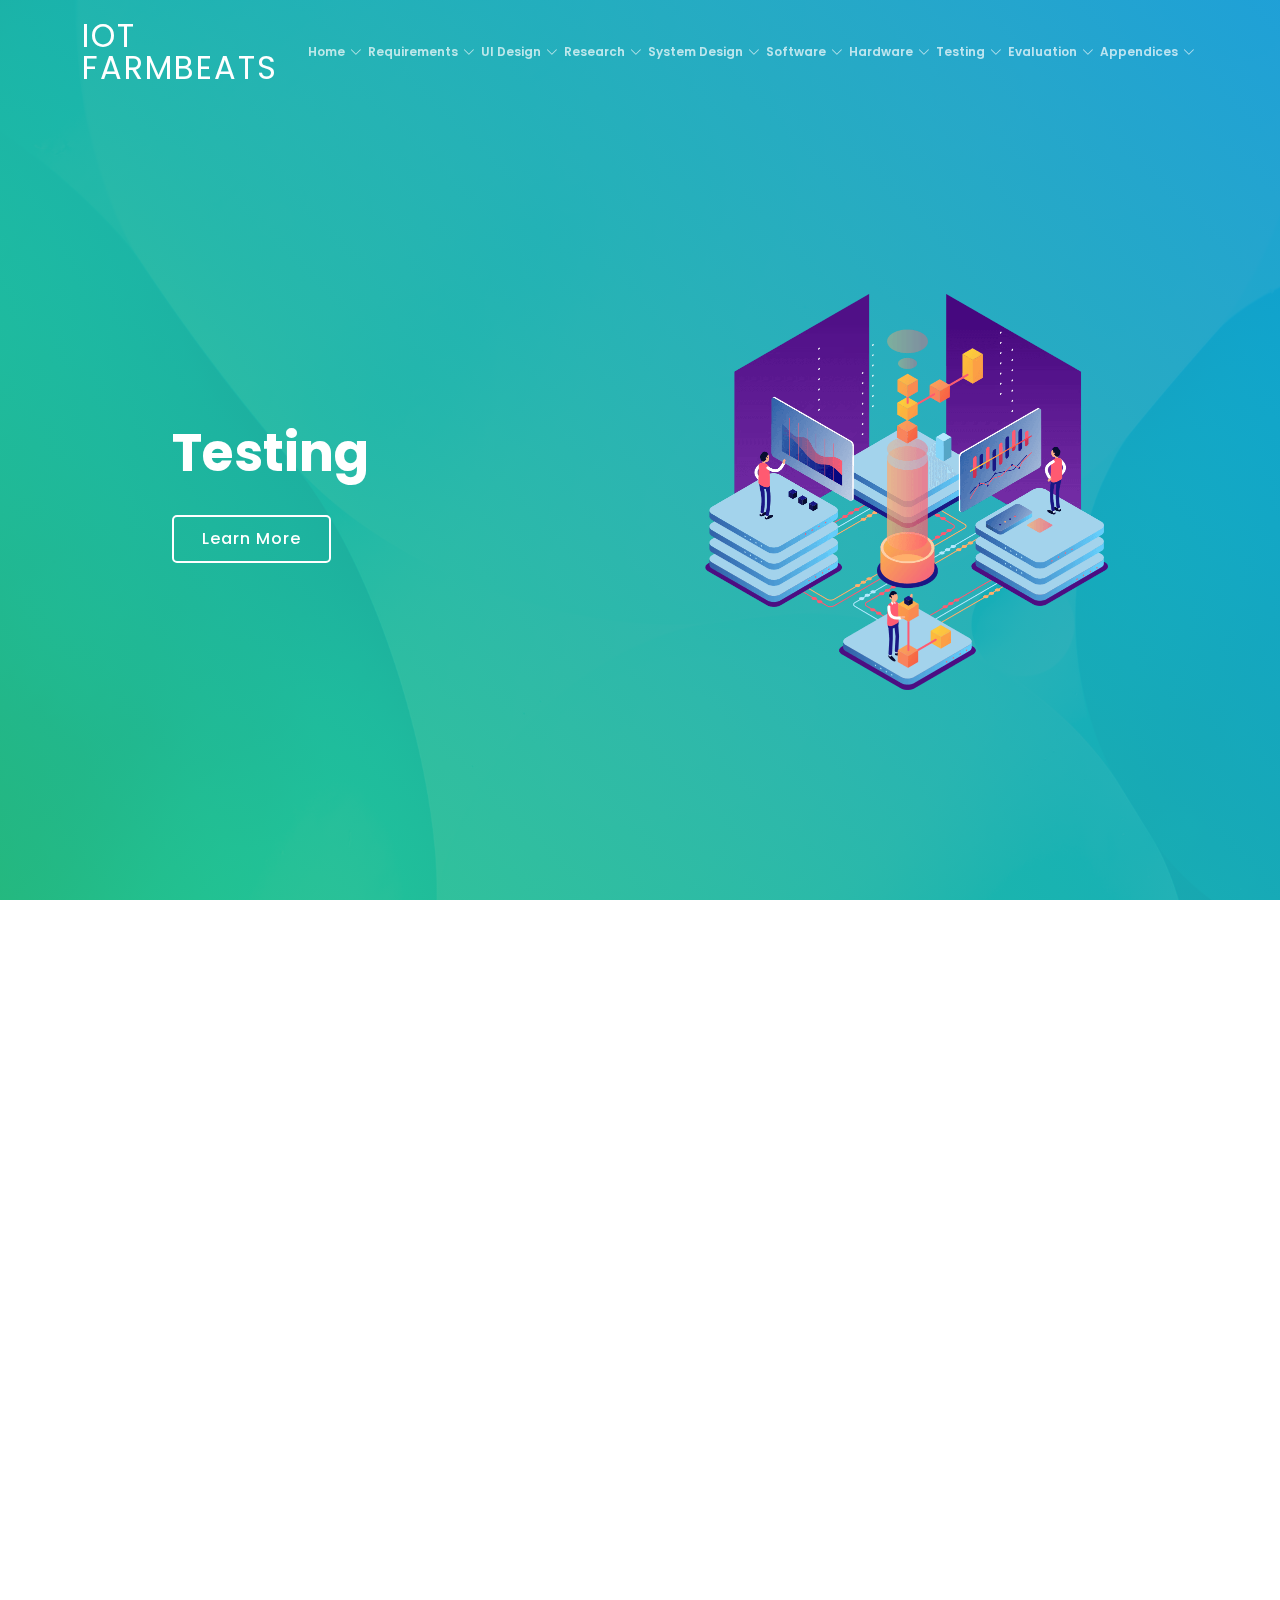
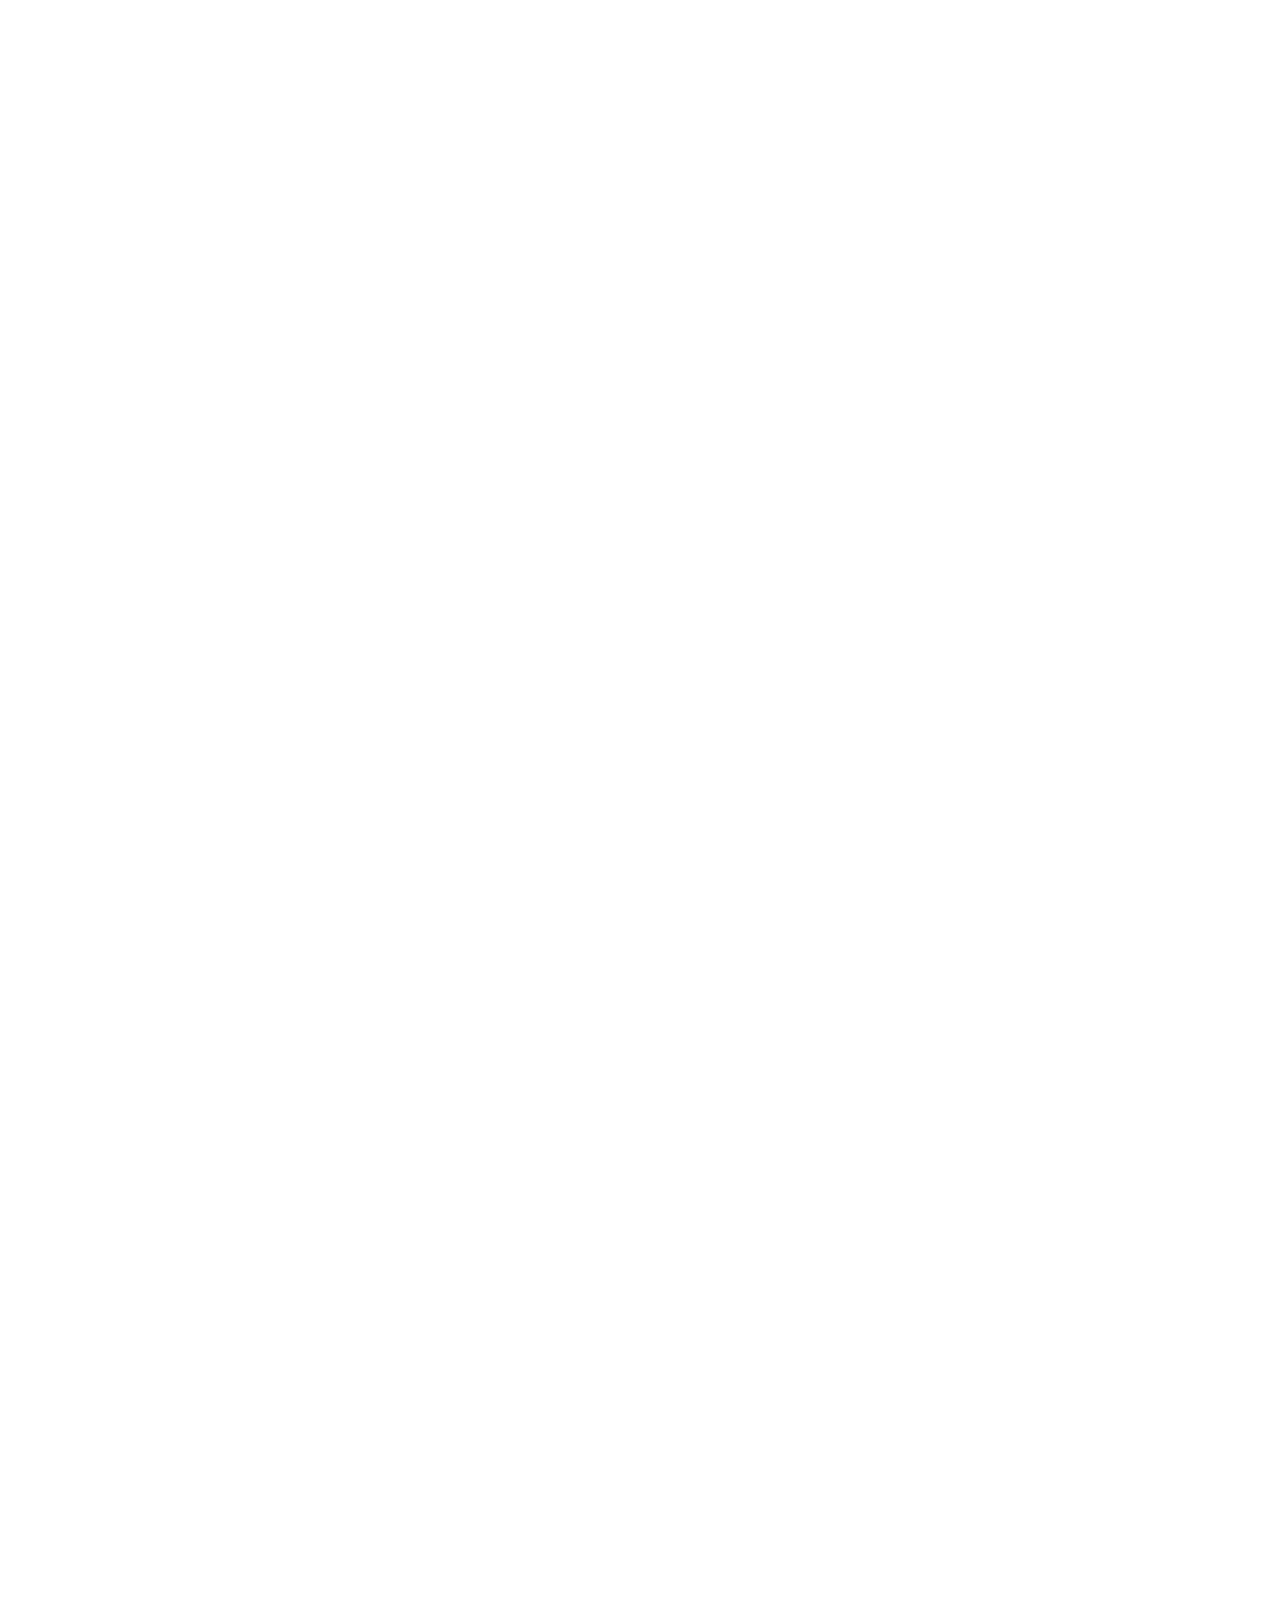
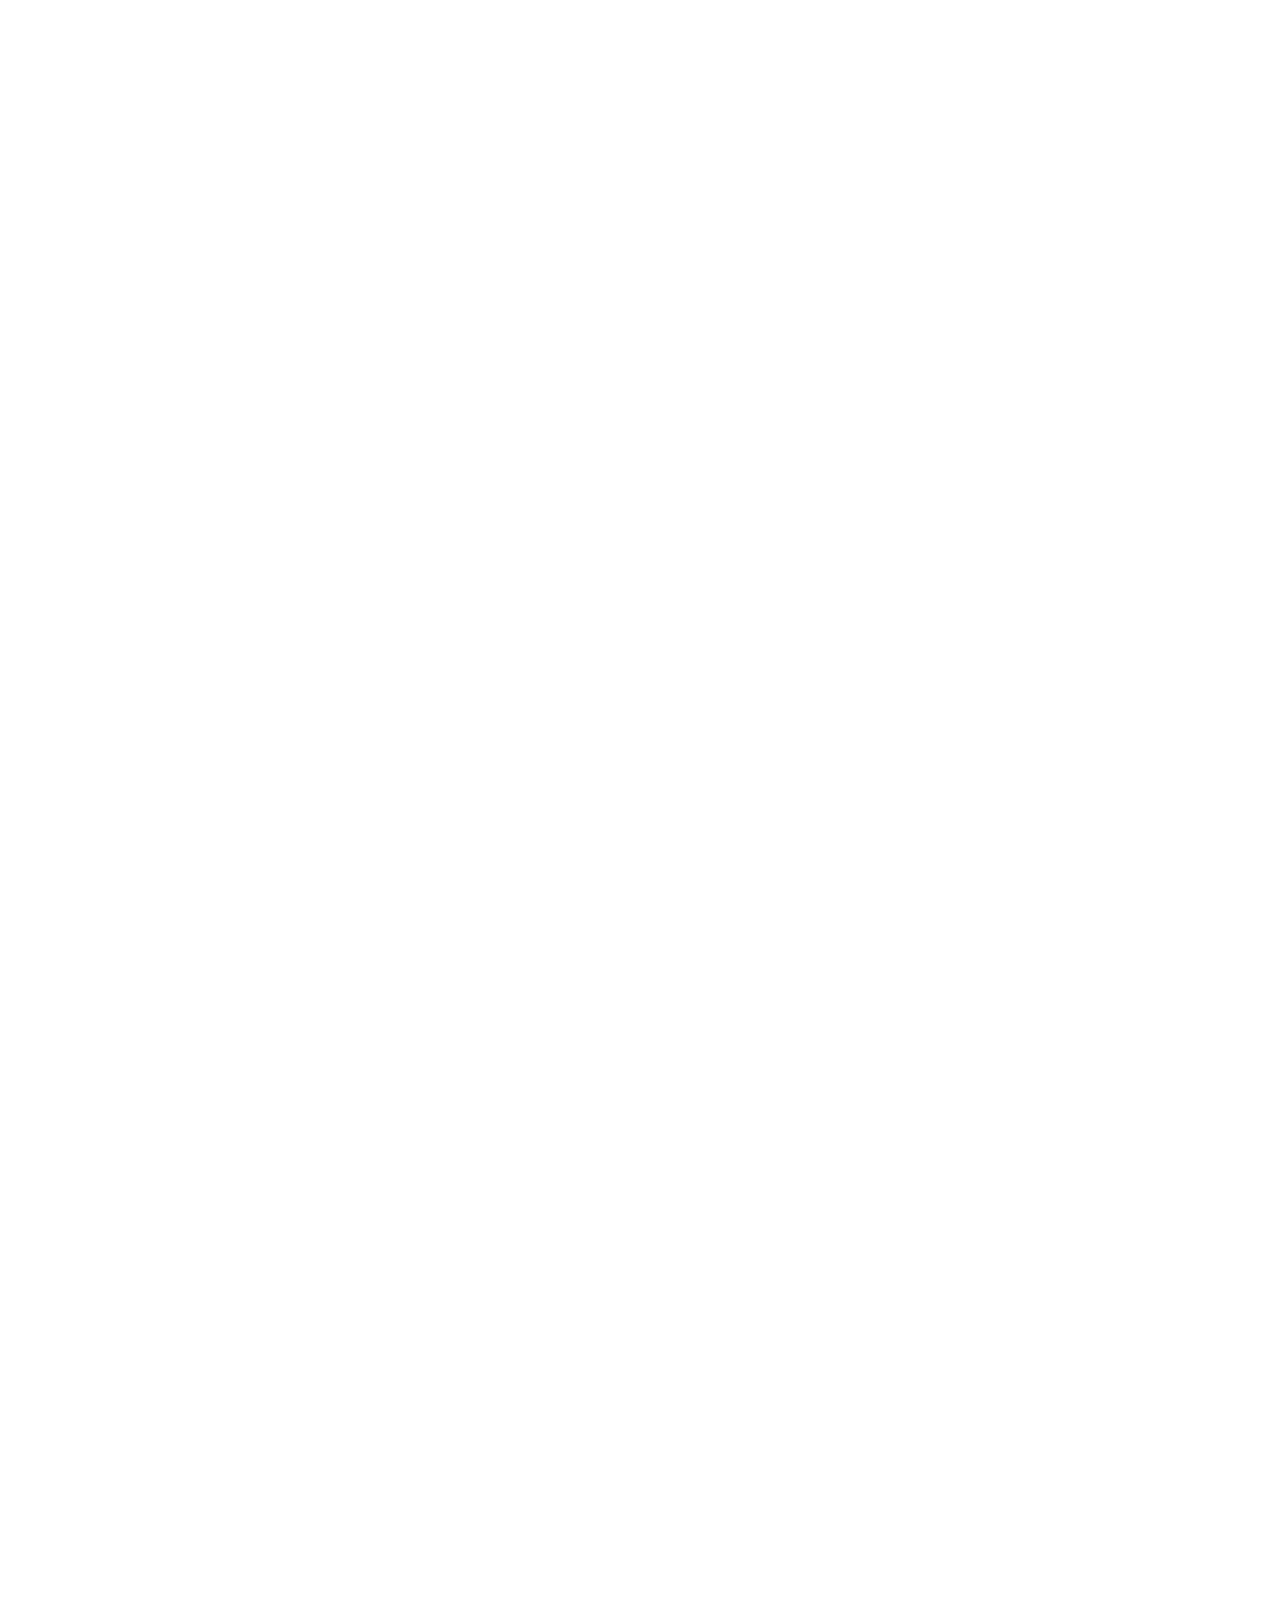
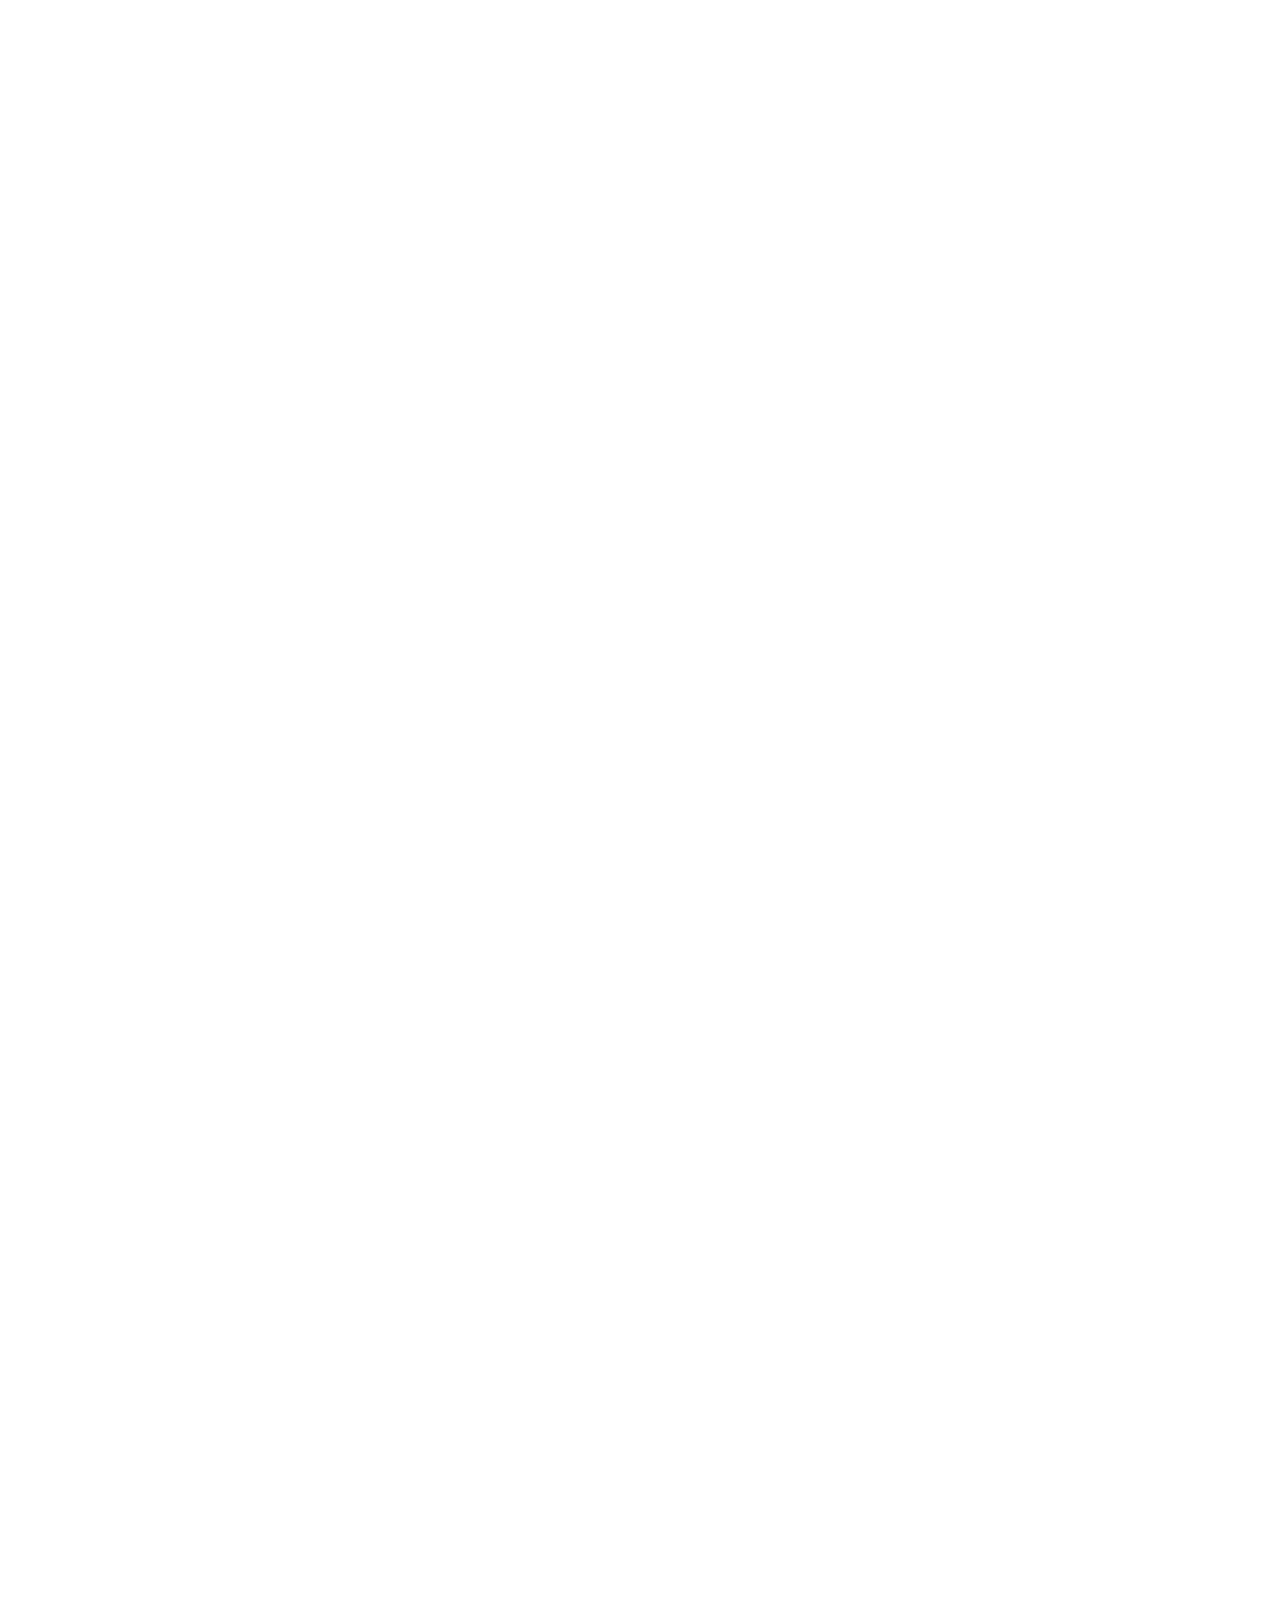
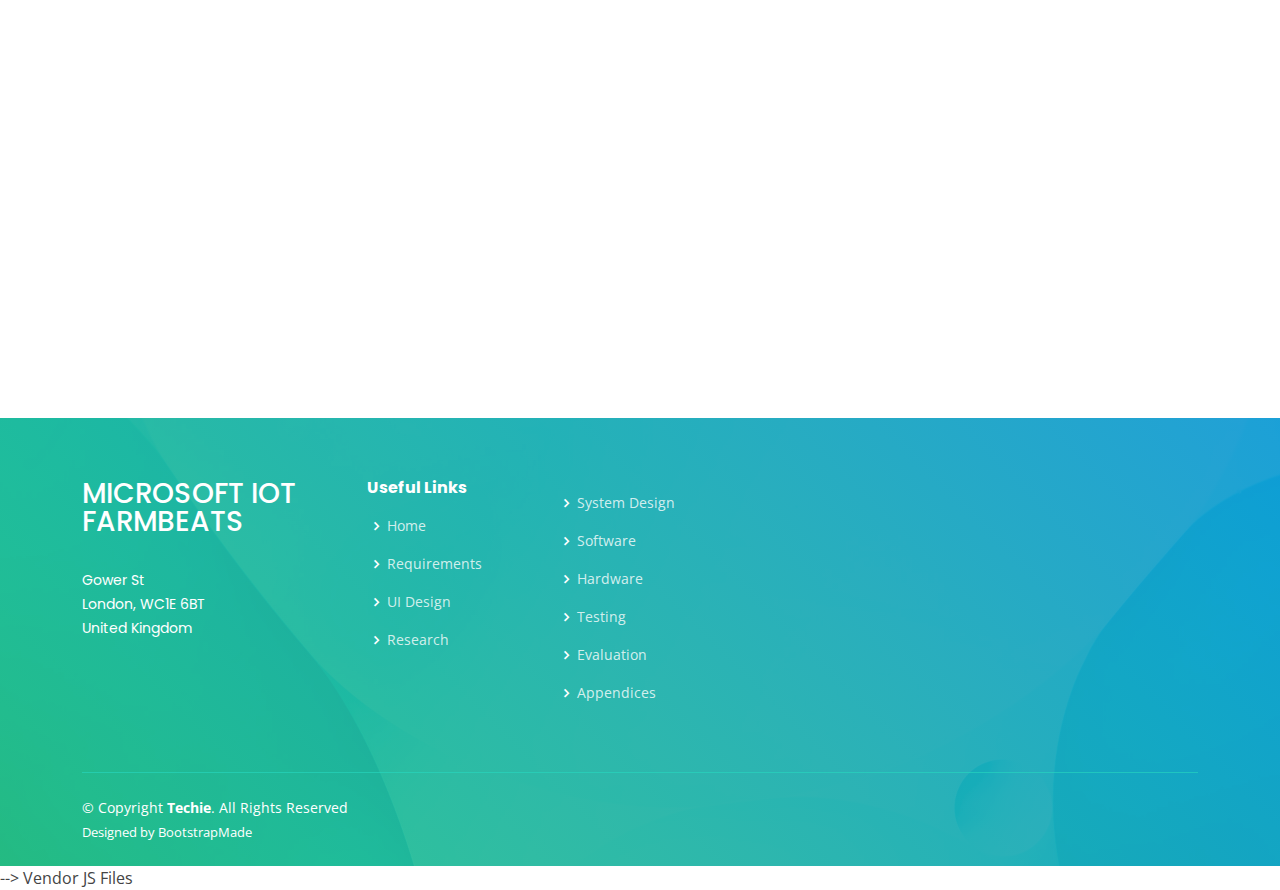
<file: team_28_website/testing.html>
<!DOCTYPE html>
<html lang="en">

<head>
  <meta charset="utf-8">
  <meta content="width=device-width, initial-scale=1.0" name="viewport">

  <title>Microsoft IoT FarmBeats - Index</title>
  <meta content="" name="description">
  <meta content="" name="keywords">

  <!-- Favicons -->
  <link href="assets/img/favicon.png" rel="icon">
  <link href="assets/img/apple-touch-icon.png" rel="apple-touch-icon">

  <!-- Google Fonts -->
  <link href="https://fonts.googleapis.com/css?family=Open+Sans:300,300i,400,400i,600,600i,700,700i|Roboto:300,300i,400,400i,500,500i,600,600i,700,700i|Poppins:300,300i,400,400i,500,500i,600,600i,700,700i" rel="stylesheet">

  <!-- Vendor CSS Files -->
  <link href="assets/vendor/aos/aos.css" rel="stylesheet">
  <link href="assets/vendor/bootstrap/css/bootstrap.min.css" rel="stylesheet">
  <link href="assets/vendor/bootstrap-icons/bootstrap-icons.css" rel="stylesheet">
  <link href="assets/vendor/boxicons/css/boxicons.min.css" rel="stylesheet">
  <link href="assets/vendor/glightbox/css/glightbox.min.css" rel="stylesheet">
  <link href="assets/vendor/swiper/swiper-bundle.min.css" rel="stylesheet">

  <!-- Template Main CSS File -->
  <link href="assets/css/style.css" rel="stylesheet">

  <!-- =======================================================
  * Template Name: Techie - v4.7.0
  * Template URL: https://bootstrapmade.com/techie-free-skin-bootstrap-3/
  * Author: BootstrapMade.com
  * License: https://bootstrapmade.com/license/
  ======================================================== -->
</head>

<body>

  <!-- ======= Header ======= -->
  <header id="header" class="fixed-top ">
    <div class="container d-flex align-items-center justify-content-between">
      <h1 class="logo"><a href="index.html">IoT FarmBeats</a></h1>
      <!-- Uncomment below if you prefer to use an image logo -->
      <!-- <a href="index.html" class="logo"><img src="assets/img/logo.png" alt="" class="img-fluid"></a>-->

      <nav id="navbar" class="navbar">
        <ul>
          <ul>
            <!-- <li><a class="nav-link scrollto active" href="#hero">Home</a></li> -->
            <li class="dropdown"><a href="index.html"><span>Home</span> <i class="bi bi-chevron-down"></i></a>
             <ul>
              <li><a href="index.html#abstract">Abstract</a></li>
              <li><a href="index.html#project intro video">Project Introduction Video</a></li>
              <li><a href="index.html#team">Development Team</a></li>
              <li><a href="index.html#project management">Project Management</a></li>
            </ul>
          <li class="dropdown"><a href="requirements.html"><span>Requirements</span> <i class="bi bi-chevron-down"></i></a>
            <ul>
              <li><a href="requirements.html#client introduction">Client Introduction</a></li>
              <li><a href="requirements.html#requirement gathering">Requirement Gathering</a></li>
              <li><a href="requirements.html#interview">Interview</a></li>
              <li><a href="requirements.html">Project Management</a></li>
            </ul>
            <li class="dropdown"><a href="ui_design.html"><span>UI Design</span> <i class="bi bi-chevron-down"></i></a>
              <ul>
                  <li><a href="ui_design.html#design principles">Design Principles</a></li>
                  <li><a href="ui_design.html#sketches">Hand Drawn Sketches</a></li>
                  <li><a href="ui_design.html#prototype">Prototype with Proto.io</a></li>
              </ul>
            <li class="dropdown"><a href="research.html"><span>Research</span> <i class="bi bi-chevron-down"></i></a>
              <ul>
                  <li><a href="research.html#related projects review">Related Projects Review</a></li>
                  <li><a href="research.html#technology review">Technology Review</a></li>
                  <li><a href="research.html#solution summary">Solution Summary </a></li>
                  <li><a href="research.html#reference">Research References </a></li>
              </ul>
              <li class="dropdown"><a href="system_design.html"><span>System Design</span> <i class="bi bi-chevron-down"></i></a>
                <ul>
                    <li><a href="system_design.html#edge device">Edge Device System Design</a></li>
                    <li><a href="system_design.html#azure cloud">Azure Cloud System Design</a></li>
                    <li><a href="system_design.html#desktop app">Desktop App System Design</a></li>
                </ul>
            <li class="dropdown"><a href="software_implementation.html"><span>Software</span> <i class="bi bi-chevron-down"></i></a>
            <ul>
              <li><a href="software_implementation.html#overview">Overview</a></li>
              <li><a href="software_implementation.html#sensor and actuators">Sensor and Actuators</a></li>
              <li><a href="software_implementation.html#data analysis">Data Analysis</a></li>
              <li><a href="software_implementation.html#cloud based solution">Cloud Based Solution</a></li>
              <li><a href="software_implementation.html#gui">GUI</a></li>
            </ul>
            <li class="dropdown"><a href="hardware.html"><span>Hardware</span> <i class="bi bi-chevron-down"></i></a>
                <ul>
                  <li><a href="hardware.html#design">Design</a></li>
                  <li><a href="hardware.html#implementation">Implementation</a></li>
                  <li><a href="hardware.html#hardware_info">Hardware Information</a></li>
                </ul>
            <li class="dropdown"><a href="#hero"><span>Testing</span> <i class="bi bi-chevron-down"></i></a>
                <ul>
                    <li><a href="#testing strategy">Testing Strategy</a></li>
                    <li><a href="#unit and int testing">Unit and Integration Testing</a></li>
                    <li><a href="#user testing">User Acceptance Testing</a></li>
                </ul>
            <li class="dropdown"><a href="evaluation.html"><span>Evaluation</span> <i class="bi bi-chevron-down"></i></a>
                <ul>
                    <li><a href="evaluation.html#summary of achievements">Summary of Achievements</a></li>
                    <li><a href="evaluation.html#list of bugs">List of Bugs</a></li>
                    <li><a href="evaluation.html#individual contribution">Individual Contribution</a> </li>
                    <li><a href="evaluation.html#evaluation">Critical Evaluation of the Project</a></li>
                    <li><a href="evaluation.html#future work">Future Work</a></li>
                </ul>
            <li class="dropdown"><a href="appendices.html"><span>Appendices</span> <i class="bi bi-chevron-down"></i></a>
                <ul>
                    <li><a href="appendices.html#user manual">User Manual</a></li>
                    <li><a href="appendices.html#deployment manual">Deployment Manual</a></li>
                    <li><a href="appendices.html#blog">Blog and Videos</a></li>
                    <li><a href="appendices.html#video">GitHub and Licenses</a></li>
                </ul>
        </ul>
        <i class="bi bi-list mobile-nav-toggle"></i>
      </nav><!-- .navbar -->

    </div>
  </header><!-- End Header -->

    <!-- ======= Hero Section ======= -->
    <section id="hero" class="d-flex align-items-center">
        <div class="container-fluid" data-aos="fade-up">
            <div class="row justify-content-center">
            <div class="col-xl-5 col-lg-6 pt-3 pt-lg-0 order-2 order-lg-1 d-flex flex-column justify-content-center">
                <h1>Testing</h1>
                <div><a href="#testing strategy" class="btn-get-started scrollto">Learn More</a></div>
            </div>
            <div class="col-xl-4 col-lg-6 order-1 order-lg-2 hero-img" data-aos="zoom-in" data-aos-delay="150">
                <img src="assets/img/hero-img.png" class="img-fluid animated" alt="">
            </div>
            </div>
        </div>
    </section><!-- End Hero -->
    

  <main id="main">  
    <!-- ======= Testing Strategy Section ======= -->
    <section id="testing strategy" class="section1">
        <div class="container">
          <div data-aos="fade-right">
              <h1>Testing Strategy</h1>
              <p>
                A crucial part of our software development process is testing, allowing us to evaluate
                and verify software performance. We mainly followed a behaviour-driven development which
                is an agile methodology that allows for continuous improvement of the functionalities
                of our code based on user feedback. Whenever a component is implemented, we would allow 
                a user to run the code and try using the application. If there is a bug or an aspect that 
                could be implemented better, we would open up an issue on GitHub and work on it as a new 
                milestone. In addition, we have written some unit and integration tests with Python test 
                libraries on code responsible for database connection and also for data analysis. For
                the front end GUI, we carried out user acceptance testing for feedback on user experience.
              </p>
          </div>
  
        </div>
      </section><!-- Testing Strategy Section -->
    
    <!-- ======= Unit and Integration Testing Section ======= -->
    <section id="unit and int testing" class="section1">
        <div class="container">
          <div data-aos="fade-right">
              <h1>Unit and Integration Testing</h1>
              

              <p>
                Unit and Integration testing checks that all code is written correctly, ensuring that it 
                functions in a desirable way. Since it is difficult to simulate hardware devices, we mainly 
                wrote tests on checking front end connection with the GUI and data analysis testing.
              </p>

              <h3>Front End Database Connection Testing</h3>
              <p>
                Using the Python unittest module, we wrote a series of test for each test case to 
                check database connection. The test cases include:
              </p>
              <ul>
                <li>
                  <code>test_proper_connection</code> : This test accesses the current <code>.env</code> file 
                  containing all the keys and passwords used for database connection with our GUI. Since all 
                  the information should be correct, the <code>GuiDatabaseManager</code> object should return a value when 
                  after running the <code>__enter__</code> method. 
                </li>
                <li>
                  <code>test_wrong_server_name</code> : This creates a <code>.env</code> file with variables 
                  such as <code>SERVER</code> set to a name of a non existing server. Since this does not exist, 
                  instantiating <code>GuiDatabaseManager</code> should cause a time out error that is handled by <code>assertRaises</code>.
                </li>
                <li>
                  <code>test_empty_file</code>: This creates a <code>.env</code> file that does not create anything, 
                  which should raise an <code>EnvFileMissingException</code> error.
                </li>
                <li>
                  <code>test_non_existing_file</code>: In this case, no <code>.env</code> file is present which 
                  should also raise an <code>EnvFileMissingException</code> error.
                </li>
              </ul>
                <br>
                <p>
                  To ensure we don’t get banned from accessing Azure SQL database, we always ensured that we close 
                  the connection with <code>db._azure_conn.close()</code> after calling <code>db.__ enter __</code> where <code>db</code> is an 
                  instance of <code>GuiDatabaseManager</code> object. This is in case if a connection was made, and was never 
                  exited properly, which may use up a lot of resources unnecessarily. Since both errors thrown by 
                  missing file and empty file are time-out errors, we reset the time out period to be 3 seconds to 
                  allow the tests to run more quickly.
                </p>

                <p>
                  The <code>tearDown</code> method is automatically run after every test case, ensuring if there exists a <code>.env</code> file, 
                  it will be removed. This ensures that if an individual test creates a file, this file will not interfere 
                  with other tests.
                </p>
                <p>Here is a screenshot showing our four tests:</p>

              <img src="assets/img/test/test1.png" alt="" style="width: 700px;;height:700px;">
              <br>
              <br>
              <p>And here is a screenshot showing all tests passed:</p>
              <img src="assets/img/test/test2.png" alt="" style="width:300px;height:100px;">
              <br>
              <br>
              <h3>Data Analysis</h3>
              <p>
                For testing of PID algorithm, we designed a simulated test which gave the system random set of numbers 
                that are fed into the system. A tolerant range was used to see if the PID mechanism allowed the system 
                to respond, and decreases the difference between sensor value and set point quick enough. Currently, 
                the tolerant was set to five, so after five rounds of tuning, the feedback output should be within the 
                range of set point <code>+/- 1</code>. 
              </p>
              <p>
                Furthermore, an <code>test_pid_sudden_change</code> is also designed to see how PID works when a sudden change happens 
                during a stable period where input values have been consistent. As well as this, we also wrote tests for 
                normal cases: if it goes back to set value in tolerant ranges, it shall be passed.
              </p>
              <p>
                Finally, a <code>test_pid_multirange</code> test was written with the desired value set to a random integer between 
                <code>0</code> and <code>100</code>. <code>50</code> ranges are been given and all tests passed. 

              </p>
              <img src="assets/img/test/test3.png" alt="" style="width:700px;height:1500px;">
              <br>
              <br>


              <p>
                We also tried to test our <code>Actuator</code> and <code>Sensor</code> classes by using pytest mock, but as our program requires listening 
                to hardware devices for an answer, it would be ineffective to mock an input and mock an output, so this method 
                used for testing. Instead, we carried out a closed system test over a long time period, and the result showed 
                that the whole system kept all status stable and fixed. 
              </p>




          </div>
        </div>
      </section><!-- Unit and Integration Testing Section -->

    <!-- ======= User Acceptance Testing Section ======= -->
    <section id="user testing" class="section1">
        <div class="container">
          <div data-aos="fade-right">
              <h1>User Acceptance Testing</h1>
              

              <p>
                For the front end GUI, we decided to use this method of testing to ensure all 
                functionalities are working correctly. Here are the following two simulated users.
              </p>
              <p>
                <strong>Simulated User 1</strong>: A middle-aged farmer who has limited knowledge on how to use technology, 
                but would like to know if the current farm condition is optimal or if there is anything 
                adjustments to farm processes needed.
              </p>

              <p>
                <Strong>Simulated User 2</Strong>: A research scientist who has basic technical knowledge and would like to 
                view a cumulative set of data.
              </p>


              <h3>Test Cases and Feedback</h3>

              <p><strong>Test User 1:</strong></p>

              <style>
                table, th, td {
                  border:1px solid black;
                  padding: 10px;
                }
               </style>
    
              <table style="width: 100%">
                <colgroup>
                  <col span="1" style="width: 10%;">
                  <col span="1" style="width: 40%;">
                  <col span="1" style="width: 10%;">
                  <col span="1" style="width: 40%;">
                </colgroup>
                <tr>
                  <th style="text-align:center">Case ID</th>
                  <th>Description</th>
                  <th>Score out of 5</th>
                  <th>Feedback</th>
                </tr>
                <tr>
                  <td style="text-align:center">1</td>
                  <td>
                    The GUI is overall easy to use and does not require much technical knowledge to operate.
                  </td>
                  <td style="text-align:center">3</td>
                  <td>
                    It requires pre-existing knowledge on setting up the system and changing configuration
                     files, but the day-to-day operations such as viewing the profile page are easy to use.
                  </td>
    
                </tr>
                <tr>
                  <td style="text-align:center">2</td>
                  <td>
                    The profile pages are informative and data is presented in a clear, simple format.
                  </td>
                  <td style="text-align:center">4</td>
                  <td>
                    Easy to infer information from the page such as current sensor and actuator values 
                    and if farm status is optimal.
                  </td>
    
                </tr>

                <tr>
                  <td style="text-align:center">3</td>
                  <td>
                    All components work without bugs detected.
                  </td>
                  <td style="text-align:center">5</td>
                  <td>
                    All components work without bugs detected.
                  </td>
                </tr>

                <tr>
                  <td style="text-align:center">4</td>
                  <td>
                    The user manual is useful for understanding the product before using.
                  </td>
                  <td style="text-align:center">3</td>
                  <td>
                    The manual some jargons for the Raspberry Pi set-up and configuration file upload, 
                    but the instructions for basic GUI use are clear.
                  </td>
                </tr>

                <tr>
                  <td style="text-align:center">5</td>
                  <td>
                    The user experience is satisfactory and the GUI appearance is aesthetic.
                  </td>
                  <td style="text-align:center">5</td>
                  <td>
                    The GUI has a nice appearance with consistent style.
                  </td>
                </tr>

                <tr>
                  <td style="text-align:center">Total</td>
                  <td></td>
                  <td style="text-align:center">20/25</td>
                  <td></td>
                </tr>


              </table>
              <br>

              <p><strong>Test User 2:</strong></p>
    
              <table style="width: 100%">
                <colgroup>
                  <col span="1" style="width: 10%;">
                  <col span="1" style="width: 40%;">
                  <col span="1" style="width: 10%;">
                  <col span="1" style="width: 40%;">
                </colgroup>
                <tr>
                  <th style="text-align:center">Case ID</th>
                  <th>Description</th>
                  <th>Score out of 5</th>
                  <th>Feedback</th>
                </tr>
                <tr>
                  <td style="text-align:center">1</td>
                  <td>
                    The GUI is overall easy to use and does not require much technical knowledge to operate.
                  </td>
                  <td style="text-align:center">4</td>
                  <td>
                    Some research is required for setting up the Raspberry Pi, but overall, running the GUI 
                    and using it is simple.
                  </td>
    
                </tr>
                <tr>
                  <td style="text-align:center">2</td>
                  <td>
                    The profile pages are informative and data is presented in a clear, simple format.
                  </td>
                  <td style="text-align:center">4</td>
                  <td>
                    The GUI is informative, especially the graph feature as it shows a set of data over time. 
                    Could improve by having more graphs and allowing adjustments to the number of data shown.
                  </td>
    
                </tr>

                <tr>
                  <td style="text-align:center">3</td>
                  <td>
                    All components work without bugs detected.
                  </td>
                  <td style="text-align:center">5</td>
                  <td>
                    No bugs were found during the testing period, although sometimes the GUI takes a while to 
                    open if the internet connection is unstable.
                  </td>
                </tr>

                <tr>
                  <td style="text-align:center">4</td>
                  <td>
                    The user manual is useful for understanding the product before using.
                  </td>
                  <td style="text-align:center">4</td>
                  <td>
                    The manual is mostly understandable, but the set-up and configuration file 
                    upload section is a little too technical.
                  </td>
                </tr>

                <tr>
                  <td style="text-align:center">5</td>
                  <td>
                    The user experience is satisfactory and the GUI appearance is aesthetic.
                  </td>
                  <td style="text-align:center">3</td>
                  <td>
                    The style is consistent and appealing. The corners of the frames can be 
                    rounded to look more professional.
                  </td>
                </tr>

                <tr>
                  <td style="text-align:center">Total</td>
                  <td></td>
                  <td style="text-align:center">20/25</td>
                  <td></td>
                </tr>


              </table>
              <br>
              <p>
                User testing conclusion:
              </p>
              
              <p>
                Both users find the GUI easy to use and informative, showing the main requirements 
                set by the client have been met. One key feature we can improve upon is making the 
                system set-up and configuration file changing processes simpler for non-technical 
                users to carry out.
              </p>

          </div>
  
        </div>
      </section><!-- User Acceptance Testing Section -->

  </main><!-- End #main -->

  <!-- ======= Footer ======= -->
  <footer id="footer">

    <div class="footer-top">
      <div class="container">
        <div class="row">

          <div class="col-lg-3 col-md-6 footer-contact">
            <h3>Microsoft IoT FarmBeats</h3>
            <p>
              Gower St <br>
              London, WC1E 6BT<br>
              United Kingdom <br><br>
            </p>
          </div>

          <div class="col-lg-2 col-md-6 footer-links">
            <h4>Useful Links</h4>
            <ul>
              <li><i class="bx bx-chevron-right"></i> <a href="index.html">Home</a></li>
              <li><i class="bx bx-chevron-right"></i> <a href="requirements.html">Requirements</a></li>
              <li><i class="bx bx-chevron-right"></i> <a href="ui_design.html">UI Design</a></li>
              <li><i class="bx bx-chevron-right"></i> <a href="research.html">Research</a></li>
              
            </ul>
          </div>
          <div class="col-lg-3 col-md-6 footer-links">
            <p></p>
            <ul>
              <li><i class="bx bx-chevron-right"></i> <a href="system_design.html">System Design</a></li>
              <li><i class="bx bx-chevron-right"></i> <a href="software_implementation.html">Software</a></li>
              <li><i class="bx bx-chevron-right"></i> <a href="hardware.html">Hardware</a></li>
              <li><i class="bx bx-chevron-right"></i> <a href="testing.html">Testing</a></li>
              <li><i class="bx bx-chevron-right"></i> <a href="evaluation.html">Evaluation</a></li>
              <li><i class="bx bx-chevron-right"></i> <a href="appendices.html">Appendices</a></li>
            </ul>

          </div>

        </div>
      </div>
    </div>

    <div class="container">

      <div class="copyright-wrap d-md-flex py-4">
        <div class="me-md-auto text-center text-md-start">
          <div class="copyright">
            &copy; Copyright <strong><span>Techie</span></strong>. All Rights Reserved
          </div>
          <div class="credits">
            <!-- All the links in the footer should remain intact. -->
            <!-- You can delete the links only if you purchased the pro version. -->
            <!-- Licensing information: https://bootstrapmade.com/license/ -->
            <!-- Purchase the pro version with working PHP/AJAX contact form: https://bootstrapmade.com/techie-free-skin-bootstrap-3/ -->
            Designed by <a href="https://bootstrapmade.com/">BootstrapMade</a>
          </div>
        </div>
        <!-- <div class="social-links text-center text-md-right pt-3 pt-md-0">
          <a href="#" class="twitter"><i class="bx bxl-twitter"></i></a>
          <a href="#" class="facebook"><i class="bx bxl-facebook"></i></a>
          <a href="#" class="instagram"><i class="bx bxl-instagram"></i></a>
          <a href="#" class="google-plus"><i class="bx bxl-skype"></i></a>
          <a href="#" class="linkedin"><i class="bx bxl-linkedin"></i></a>
        </div> -->
      </div>

    </div>
  </footer><!-- End Footer -->

  <a href="#" class="back-to-top d-flex align-items-center justify-content-center"><i class="bi bi-arrow-up-short"></i></a>
  <div id="preloader"></div> -->

  Vendor JS Files
  <script src="assets/vendor/purecounter/purecounter.js"></script>
  <script src="assets/vendor/aos/aos.js"></script>
  <script src="assets/vendor/bootstrap/js/bootstrap.bundle.min.js"></script>
  <script src="assets/vendor/glightbox/js/glightbox.min.js"></script>
  <script src="assets/vendor/isotope-layout/isotope.pkgd.min.js"></script>
  <script src="assets/vendor/swiper/swiper-bundle.min.js"></script>
  <script src="assets/vendor/php-email-form/validate.js"></script>

  <!-- Template Main JS File -->
  <script src="assets/js/main.js"></script>

</body>

</html>
</file>
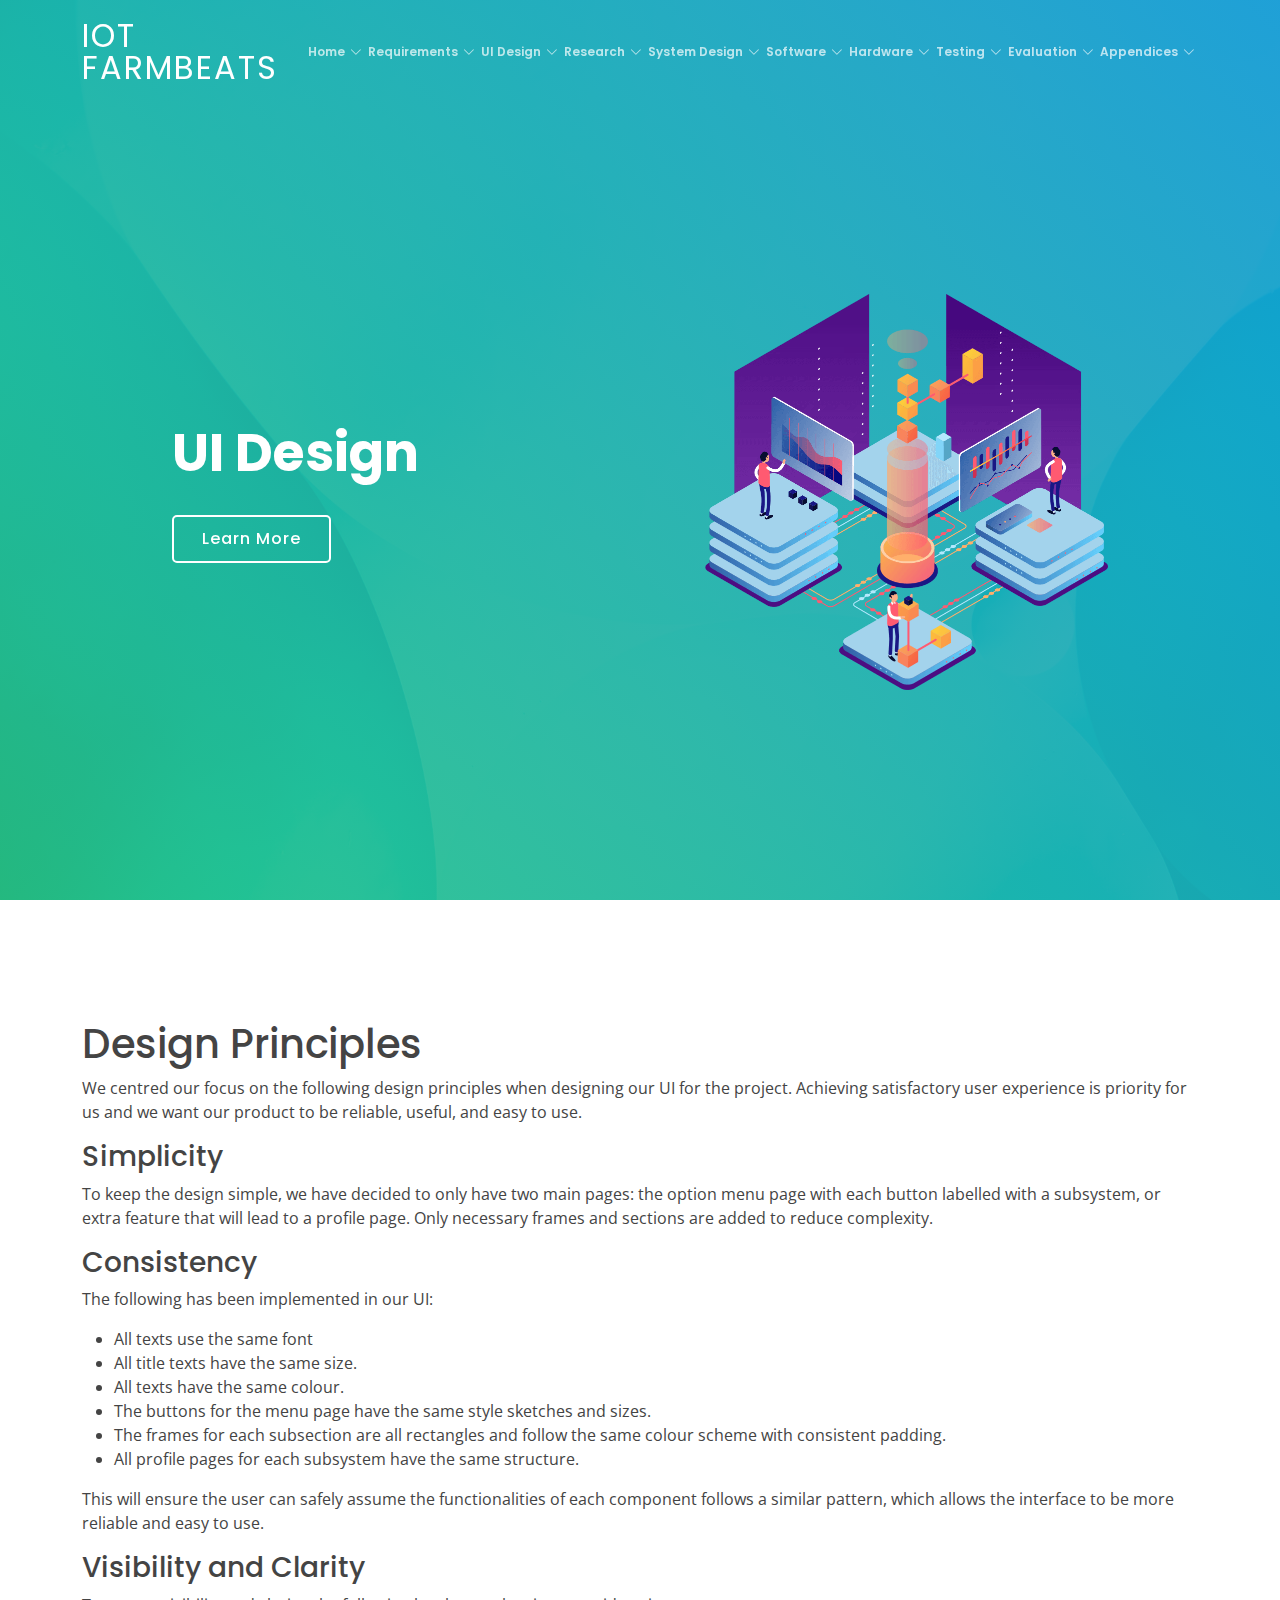
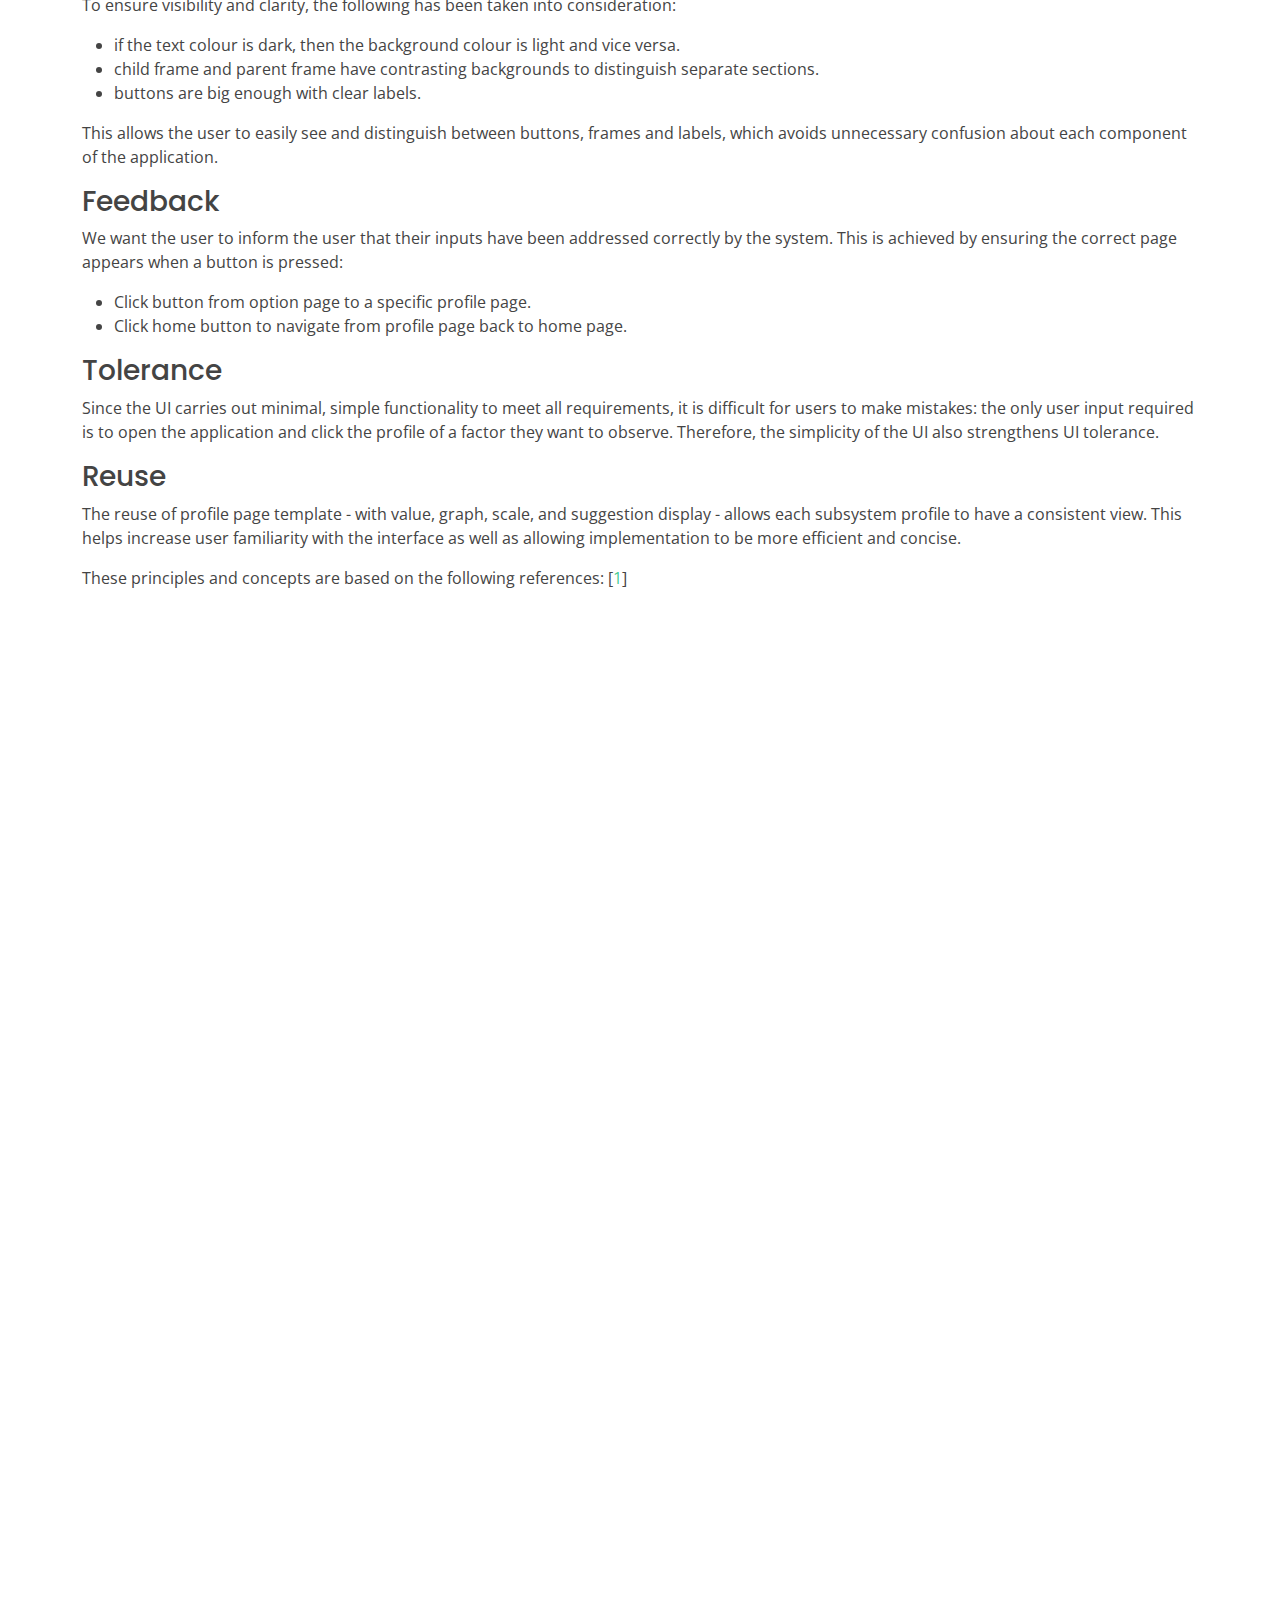
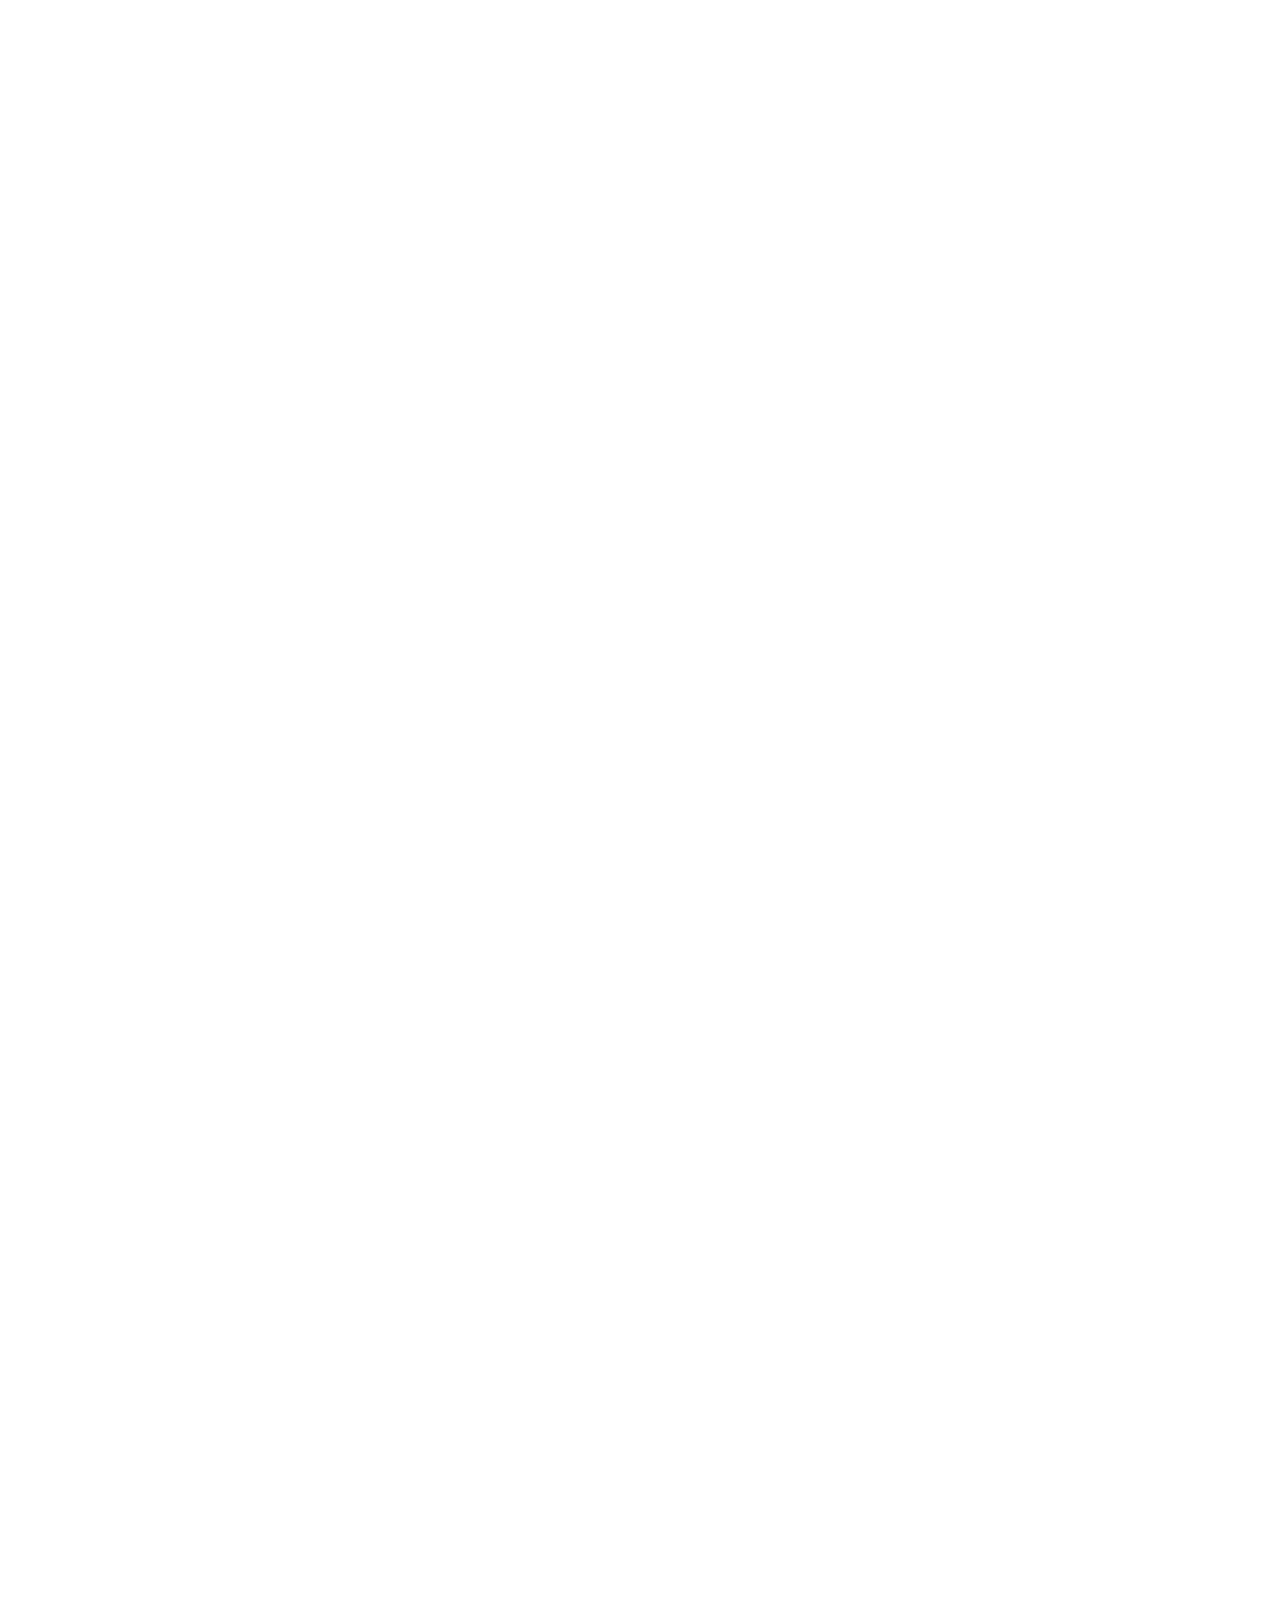
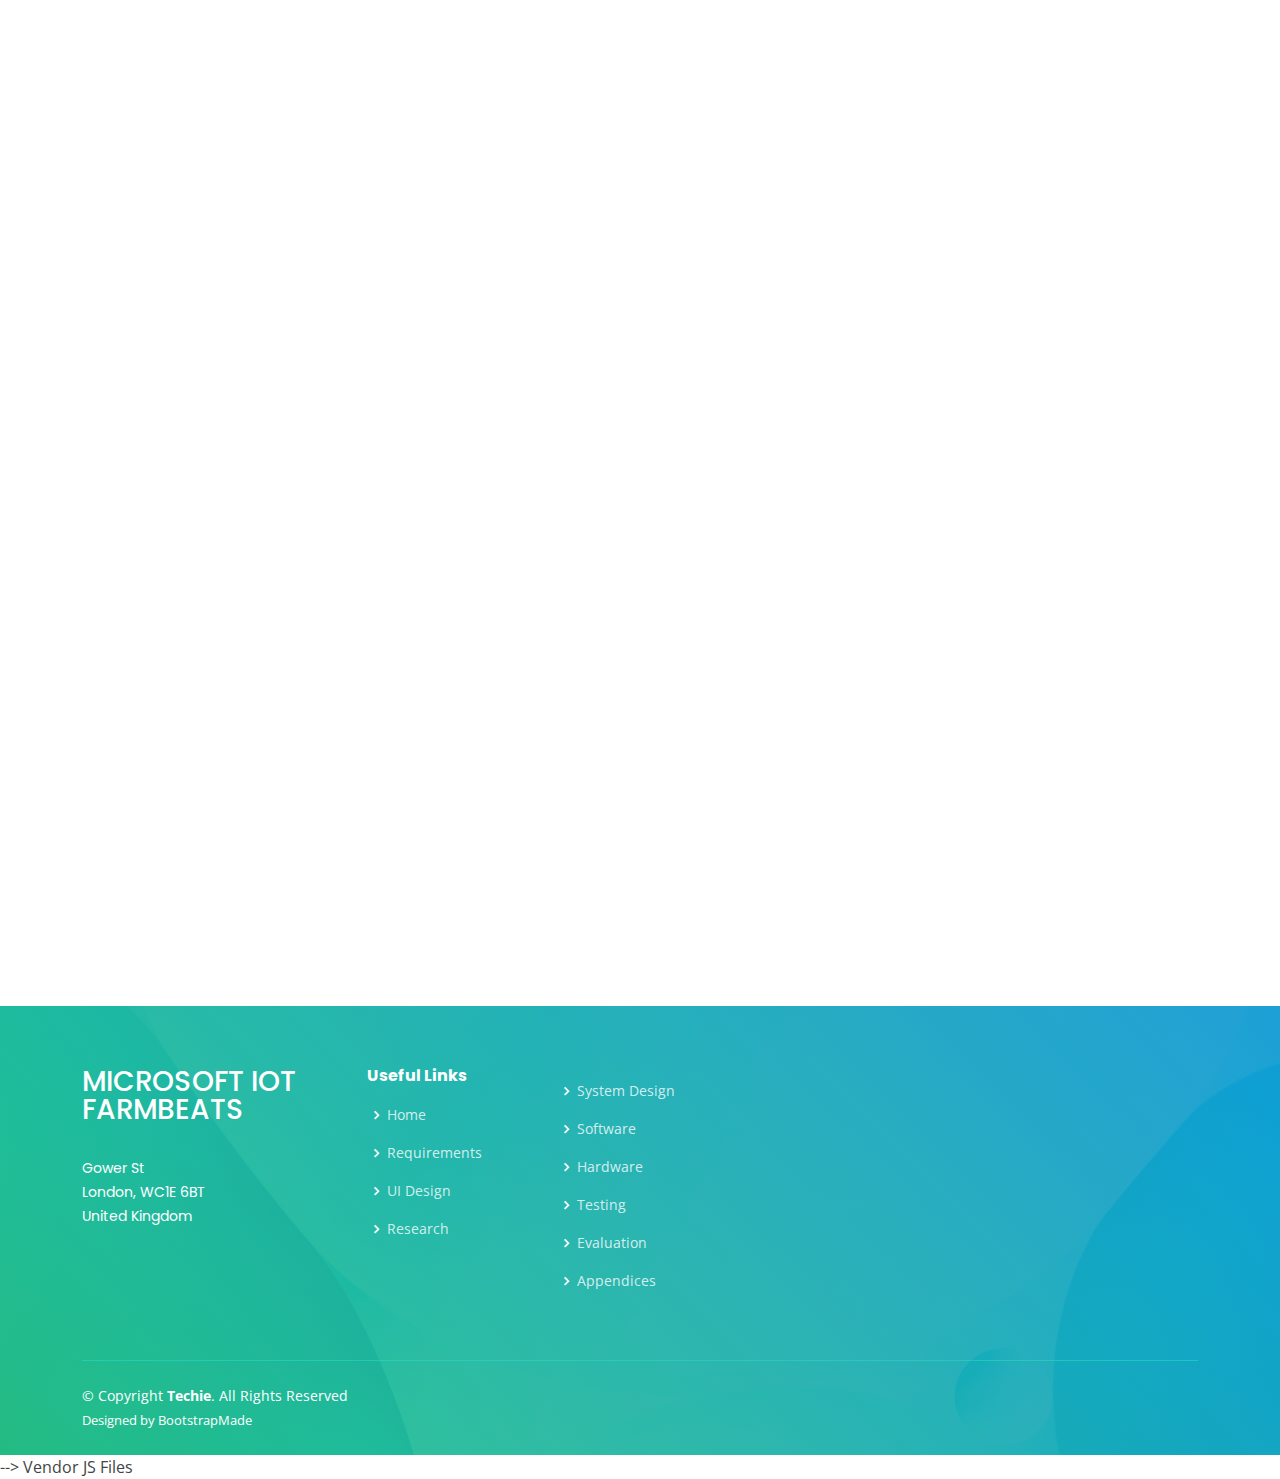
<file: team_28_website/ui_design.html>
<!DOCTYPE html>
<html lang="en">

<head>
  <meta charset="utf-8">
  <meta content="width=device-width, initial-scale=1.0" name="viewport">

  <title>Microsoft IoT FarmBeats - Index</title>
  <meta content="" name="description">
  <meta content="" name="keywords">

  <!-- Favicons -->
  <link href="assets/img/favicon.png" rel="icon">
  <link href="assets/img/apple-touch-icon.png" rel="apple-touch-icon">

  <!-- Google Fonts -->
  <link href="https://fonts.googleapis.com/css?family=Open+Sans:300,300i,400,400i,600,600i,700,700i|Roboto:300,300i,400,400i,500,500i,600,600i,700,700i|Poppins:300,300i,400,400i,500,500i,600,600i,700,700i" rel="stylesheet">

  <!-- Vendor CSS Files -->
  <link href="assets/vendor/aos/aos.css" rel="stylesheet">
  <link href="assets/vendor/bootstrap/css/bootstrap.min.css" rel="stylesheet">
  <link href="assets/vendor/bootstrap-icons/bootstrap-icons.css" rel="stylesheet">
  <link href="assets/vendor/boxicons/css/boxicons.min.css" rel="stylesheet">
  <link href="assets/vendor/glightbox/css/glightbox.min.css" rel="stylesheet">
  <link href="assets/vendor/swiper/swiper-bundle.min.css" rel="stylesheet">

  <!-- Template Main CSS File -->
  <link href="assets/css/style.css" rel="stylesheet">

  <!-- =======================================================
  * Template Name: Techie - v4.7.0
  * Template URL: https://bootstrapmade.com/techie-free-skin-bootstrap-3/
  * Author: BootstrapMade.com
  * License: https://bootstrapmade.com/license/
  ======================================================== -->
</head>

<body>

  <!-- ======= Header ======= -->
  <header id="header" class="fixed-top ">
    <div class="container d-flex align-items-center justify-content-between">
      <h1 class="logo"><a href="index.html">IoT FarmBeats</a></h1>
      <!-- Uncomment below if you prefer to use an image logo -->
      <!-- <a href="index.html" class="logo"><img src="assets/img/logo.png" alt="" class="img-fluid"></a>-->

      <nav id="navbar" class="navbar">
        <ul>
          <ul>
            <!-- <li><a class="nav-link scrollto active" href="#hero">Home</a></li> -->
            <li class="dropdown"><a href="index.html"><span>Home</span> <i class="bi bi-chevron-down"></i></a>
             <ul>
              <li><a href="index.html#abstract">Abstract</a></li>
              <li><a href="index.html#project intro video">Project Introduction Video</a></li>
              <li><a href="index.html#team">Development Team</a></li>
              <li><a href="index.html#project management">Project Management</a></li>
            </ul>
          <li class="dropdown"><a href="requirements.html"><span>Requirements</span> <i class="bi bi-chevron-down"></i></a>
            <ul>
              <li><a href="requirements.html#client introduction">Client Introduction</a></li>
              <li><a href="requirements.html#requirement gathering">Requirement Gathering</a></li>
              <li><a href="requirements.html#interview">Interview</a></li>
              <li><a href="requirements.html#personas and scenarios">Personas and Scenarios</a></li>
              <li><a href="requirements.html#use case diagrams">Use Case Diagrams</a></li>
              <li><a href="requirements.html#moscow requirements">MoSCoW Requirement</a></li>
            </ul>
            <li class="dropdown"><a href="#hero"><span>UI Design</span> <i class="bi bi-chevron-down"></i></a>
              <ul>
                  <li><a href="#design principles">Design Principles</a></li>
                  <li><a href="#sketches">Hand Drawn Sketches</a></li>
                  <li><a href="#prototype">Prototype with Proto.io</a></li>
              </ul>
            <li class="dropdown"><a href="research.html"><span>Research</span> <i class="bi bi-chevron-down"></i></a>
              <ul>
                  <li><a href="research.html#related projects review">Related Projects Review</a></li>
                  <li><a href="research.html#technology review">Technology Review</a></li>
                  <li><a href="research.html#solution summary">Solution Summary </a></li>
                  <li><a href="research.html#reference">Research References </a></li>
              </ul>
              <li class="dropdown"><a href="system_design.html"><span>System Design</span> <i class="bi bi-chevron-down"></i></a>
                <ul>
                    <li><a href="system_design.html#edge device">Edge Device System Design</a></li>
                    <li><a href="system_design.html#azure cloud">Azure Cloud System Design</a></li>
                    <li><a href="system_design.html#desktop app">Desktop App System Design</a></li>
                </ul>
            <li class="dropdown"><a href="software_implementation.html"><span>Software</span> <i class="bi bi-chevron-down"></i></a>
              <ul>
                <li><a href="software_implementation.html#overview">Overview</a></li>
                <li><a href="software_implementation.html#sensor and actuators">Sensor and Actuators</a></li>
                <li><a href="software_implementation.html#data analysis">Data Analysis</a></li>
                <li><a href="software_implementation.html#cloud based solution">Cloud Based Solution</a></li>
                <li><a href="software_implementation.html#gui">GUI</a></li>
              </ul>
              <li class="dropdown"><a href="hardware.html"><span>Hardware</span> <i class="bi bi-chevron-down"></i></a>
                <ul>
                  <li><a href="hardware.html#design">Design</a></li>
                  <li><a href="hardware.html#implementation">Implementation</a></li>
                  <li><a href="hardware.html#hardware_info">Hardware Information</a></li>
                </ul>
              <li class="dropdown"><a href="testing.html"><span>Testing</span> <i class="bi bi-chevron-down"></i></a>
                <ul>
                    <li><a href="testing.html#testing strategy">Testing Strategy</a></li>
                    <li><a href="testing.html#unit and int testing">Unit and Integration Testing</a></li>
                    <li><a href="testing.html#user testing">User Acceptance Testing</a></li>
                </ul>
              <li class="dropdown"><a href="evaluation.html"><span>Evaluation</span> <i class="bi bi-chevron-down"></i></a>
                  <ul>
                      <li><a href="evaluation.html#summary of achievements">Summary of Achievements</a></li>
                    <li><a href="evaluation.html#list of bugs">List of Bugs</a></li>
                    <li><a href="evaluation.html#individual contribution">Individual Contribution</a> </li>
                      <li><a href="evaluation.html#evaluation">Critical Evaluation of the Project</a></li>
                      <li><a href="evaluation.html#future work">Future Work</a></li>
                  </ul>
              <li class="dropdown"><a href="appendices.html"><span>Appendices</span> <i class="bi bi-chevron-down"></i></a>
                <ul>
                    <li><a href="appendices.html#user manual">User Manual</a></li>
                    <li><a href="appendices.html#deployment manual">Deployment Manual</a></li>
                    <li><a href="appendices.html#blog">Blog and Videos</a></li>
                    <li><a href="appendices.html#video">GitHub and Licenses</a></li>
                </ul>
        </ul>
        <i class="bi bi-list mobile-nav-toggle"></i>
      </nav><!-- .navbar -->

    </div>
  </header><!-- End Header -->

  <!-- ======= Hero Section ======= -->
  <section id="hero" class="d-flex align-items-center">

    <div class="container-fluid" data-aos="fade-up">
      <div class="row justify-content-center">
        <div class="col-xl-5 col-lg-6 pt-3 pt-lg-0 order-2 order-lg-1 d-flex flex-column justify-content-center">
          <h1>UI Design</h1>
          <div><a href="#design principles" class="btn-get-started scrollto">Learn More</a></div>
        </div>
        <div class="col-xl-4 col-lg-6 order-1 order-lg-2 hero-img" data-aos="zoom-in" data-aos-delay="150">
          <img src="assets/img/hero-img.png" class="img-fluid animated" alt="">
        </div>
      </div>
    </div>

  </section><!-- End Hero -->

  <main id="main">

    <!-- ======= Design Principles Section ======= -->
    <section id="design principles" class="section1">
      <div class="container">

            <h1> Design Principles </h1>
            <p>
                We centred our focus on the following design principles when designing our UI 
                for the project. Achieving satisfactory user experience is priority for us and 
                we want our product to be reliable, useful, and easy to use.
            </p>

            <h3> Simplicity </h3>
            <p>
                To keep the design simple, we have decided to only have two main pages: the option 
                menu page with each button labelled with a subsystem, or extra feature that will 
                lead to a profile page. Only necessary frames and sections are added to reduce 
                complexity. 
            </p>

            <h3>Consistency</h3>
            <p>
                The following has been implemented in our UI:
                <ul>

                <li>All texts use the same font</li>
                <li>All title texts have the same size.</li>
                <li>All texts have the same colour.</li>
                <li>The buttons for the menu page have the same style sketches and sizes.</li>
                <li>The frames for each subsection are all rectangles and follow the same colour scheme with consistent padding.</li>
                <li>All profile pages for each subsystem have the same structure.</li>
                </ul>
                This will ensure the user can safely assume the functionalities of each component follows a similar pattern, which allows the interface to be more reliable and easy to use.  
            </p>

            <h3>Visibility and Clarity</h3>
            <p>
                To ensure visibility and clarity, the following has been taken into consideration:
                <ul>
                    <li>if the text colour is dark, then the background colour is light and vice versa.</li>
                    <li>child frame and parent frame have contrasting backgrounds to distinguish separate sections.</li>
                    <li>buttons are big enough with clear labels.</li>
                </ul>
                This allows the user to easily see and distinguish between buttons, frames and labels, which avoids unnecessary confusion about each component of the application.  
            </p>

            <h3> Feedback </h3>
            <p>
                We want the user to inform the user that their inputs have been addressed correctly by the system. 
                This is achieved by ensuring the correct page appears when a button is pressed:
                <ul>
                    <li>Click button from option page to a specific profile page.</li>
                    <li>Click home button to navigate from profile page back to home page.</li>
                </ul>
            </p>

            <h3> Tolerance </h3>

            <p>Since the UI carries out minimal, simple functionality to meet all requirements, 
                it is difficult for users to make mistakes: the only user input required is to 
                open the application and click the profile of a factor they want to observe. 
                Therefore, the simplicity of the UI also strengthens UI tolerance.</p>

            <h3> Reuse </h3>
            <p>
                The reuse of profile page template - with value, graph, scale, and suggestion 
                display - allows each subsystem profile to have a consistent view. This helps 
                increase user familiarity with the interface as well as allowing implementation 
                to be more efficient and concise.
            </p>

            <p> These principles and concepts are based on the following references: [<a href="#reference">1</a>] </p>
        
        </div>

      </div>
    </section><!-- End Design Principles Section -->

    <!-- =======  sketches Section ======= -->
    <section id="sketches" class="section1">
      <div class="container">
        
          <div data-aos="fade-right">
            <h1> Hand Drawn Sketches </h1>
            <br>

            <p>The sketches below demonstrate our initial ideas on how the UI should look based on the 
                requirements we have gathered, taking all design principles into account:</p>

            <div data-aos="zoom-in" data-aos-delay="150">
                <img src="assets/img/ui_design/sketch1.jpeg" alt="" style="width:600px;height:400px;">
                <img src="assets/img/ui_design/sketch2.jpeg" alt="" style="width:600px;height:400px;">
            </div>
            <p>
                After showing the sketches with our client, he mentioned we could also add a graph to 
                show sensor value against time. This extra feature is added in our prototype below.
            </p>
          </div>
        </div>


      </div>
    </section><!-- End Hand Drawn Sketches Section -->

    <!-- ======= Protote Section ======= -->
    <section id="prototype" class="section1">
      <div class="container" data-aos="fade-up">

        <div class="section-title">
          <h2>Prototyping with Proto.io</h2>
          <p>
            Based on the sketch, we used [proto.io](http://proto.io) to implement the prototype for our GUI.
            We changed the colour scheme to be based around green since our project is very centred on plants. 

            Here is what the option home page should look like. This is the first page that appears when 
            the user opens the application:
          </p>
          <img src="assets/img/ui_design/prototype1.png" alt="" style="width:600px;height:400px;">
          <p>
            If the user clicks the brightness button, it should lead them to the brightness profile page. 
            This page includes three main frames: the sensor, the actuator and the suggestion frame. Within 
            the sensor frame, there should be a section showing current average sensor value, a scale 
            indicating current farm profile status with the brightness factor, and a button that allows 
            the user to view graph. For the scale, green indicates optimal, amber indicates moderately 
            good, and red indicates bad current farm condition. If the arrow points at read, the suggestion 
            should give a message to advice user what could be done to improve.
          </p>
          <img src="assets/img/ui_design/prototype2.png" alt="" style="width:600px;height:400px;">
          <p>
            Below shows the page when ‘View Graph’ is pressed. The actuator and suggestion frames should 
            remain the same. The graph should be animated and updated every 5 seconds to show live data 
            from database.
          </p>
          <img src="assets/img/ui_design/prototype3.png" alt="" style="width:600px;height:400px;">
          <p>
            We also created a prototype for one of our Could-have requirements on the AI camera. There 
            should be one frame showing camera view and another on information that could help user gain 
            more insight to plant health and monitor the result of system performance on optimising plant 
            growth.
          </p>
        </div>
      </div>
    </section><!-- End Services Section -->

     <!-- ======= Reference Section ======= -->
     <section id="reference" class="section1">
      <div class="container" data-aos="fade-up">

        <div class="section-title">
          <h2> References </h2>
          <p> [1] "6 Principles of User Interface Design," [Online]. Available: https://uiuxdesignguide.com/6-principles-of-user-interface-design/ </p>
        </div>
        <div class="row">
        </div>

      </div>
    </section><!-- End Reference Section -->

  </main><!-- End #main -->

  <!-- ======= Footer ======= -->
  <footer id="footer">

    <div class="footer-top">
      <div class="container">
        <div class="row">

          <div class="col-lg-3 col-md-6 footer-contact">
            <h3>Microsoft IoT FarmBeats</h3>
            <p>
              Gower St <br>
              London, WC1E 6BT<br>
              United Kingdom <br><br>
            </p>
          </div>

          <div class="col-lg-2 col-md-6 footer-links">
            <h4>Useful Links</h4>
            <ul>
              <li><i class="bx bx-chevron-right"></i> <a href="index.html">Home</a></li>
              <li><i class="bx bx-chevron-right"></i> <a href="requirements.html">Requirements</a></li>
              <li><i class="bx bx-chevron-right"></i> <a href="ui_design.html">UI Design</a></li>
              <li><i class="bx bx-chevron-right"></i> <a href="research.html">Research</a></li>
              
            </ul>
          </div>
          <div class="col-lg-3 col-md-6 footer-links">
            <p></p>
            <ul>
              <li><i class="bx bx-chevron-right"></i> <a href="system_design.html">System Design</a></li>
              <li><i class="bx bx-chevron-right"></i> <a href="software_implementation.html">Software</a></li>
              <li><i class="bx bx-chevron-right"></i> <a href="hardware.html">Hardware</a></li>
              <li><i class="bx bx-chevron-right"></i> <a href="testing.html">Testing</a></li>
              <li><i class="bx bx-chevron-right"></i> <a href="evaluation.html">Evaluation</a></li>
              <li><i class="bx bx-chevron-right"></i> <a href="appendices.html">Appendices</a></li>
            </ul>

          </div>

        </div>
      </div>
    </div>

    <div class="container">

      <div class="copyright-wrap d-md-flex py-4">
        <div class="me-md-auto text-center text-md-start">
          <div class="copyright">
            &copy; Copyright <strong><span>Techie</span></strong>. All Rights Reserved
          </div>
          <div class="credits">
            <!-- All the links in the footer should remain intact. -->
            <!-- You can delete the links only if you purchased the pro version. -->
            <!-- Licensing information: https://bootstrapmade.com/license/ -->
            <!-- Purchase the pro version with working PHP/AJAX contact form: https://bootstrapmade.com/techie-free-skin-bootstrap-3/ -->
            Designed by <a href="https://bootstrapmade.com/">BootstrapMade</a>
          </div>
        </div>
        <!-- <div class="social-links text-center text-md-right pt-3 pt-md-0">
          <a href="#" class="twitter"><i class="bx bxl-twitter"></i></a>
          <a href="#" class="facebook"><i class="bx bxl-facebook"></i></a>
          <a href="#" class="instagram"><i class="bx bxl-instagram"></i></a>
          <a href="#" class="google-plus"><i class="bx bxl-skype"></i></a>
          <a href="#" class="linkedin"><i class="bx bxl-linkedin"></i></a>
        </div> -->
      </div>

    </div>
  </footer><!-- End Footer -->

  <a href="#" class="back-to-top d-flex align-items-center justify-content-center"><i class="bi bi-arrow-up-short"></i></a>
  <div id="preloader"></div> -->

  Vendor JS Files
  <script src="assets/vendor/purecounter/purecounter.js"></script>
  <script src="assets/vendor/aos/aos.js"></script>
  <script src="assets/vendor/bootstrap/js/bootstrap.bundle.min.js"></script>
  <script src="assets/vendor/glightbox/js/glightbox.min.js"></script>
  <script src="assets/vendor/isotope-layout/isotope.pkgd.min.js"></script>
  <script src="assets/vendor/swiper/swiper-bundle.min.js"></script>
  <script src="assets/vendor/php-email-form/validate.js"></script>

  <!-- Template Main JS File -->
  <script src="assets/js/main.js"></script>

</body>

</html>
</file>
<file: team_28_website/assets/css/style.css>
/**
* Template Name: Techie - v4.7.0
* Template URL: https://bootstrapmade.com/techie-free-skin-bootstrap-3/
* Author: BootstrapMade.com
* License: https://bootstrapmade.com/license/
*/

/*--------------------------------------------------------------
# General
--------------------------------------------------------------*/
body {
  font-family: "Open Sans", sans-serif;
  color: #444444;
}

a {
  color: #28c483e6;
  text-decoration: none;
}

a:hover {
  color: #27d8c09d;
  text-decoration: none;
}

h1, h2, h3, h4, h5, h6 {
  font-family: "Poppins", sans-serif;
}

/*--------------------------------------------------------------
# Back to top button
--------------------------------------------------------------*/
.back-to-top {
  position: fixed;
  visibility: hidden;
  opacity: 0;
  right: 15px;
  bottom: 15px;
  z-index: 996;
  background: #28c483e6;
  width: 40px;
  height: 40px;
  border-radius: 4px;
  transition: all 0.4s;
}
.back-to-top i {
  font-size: 28px;
  color: #fff;
  line-height: 0;
}
.back-to-top:hover {
  background: #2782d8;
  color: #fff;
}
.back-to-top.active {
  visibility: visible;
  opacity: 1;
}

/*--------------------------------------------------------------
# Preloader
--------------------------------------------------------------*/
#preloader {
  position: fixed;
  top: 0;
  left: 0;
  right: 0;
  bottom: 0;
  z-index: 9999;
  overflow: hidden;
  background: #fff;
}

#preloader:before {
  content: "";
  position: fixed;
  top: calc(50% - 30px);
  left: calc(50% - 30px);
  border: 6px solid #28c483e6;
  border-top-color: #e7e4fe;
  border-radius: 50%;
  width: 60px;
  height: 60px;
  -webkit-animation: animate-preloader 1s linear infinite;
  animation: animate-preloader 1s linear infinite;
}

@-webkit-keyframes animate-preloader {
  0% {
    transform: rotate(0deg);
  }
  100% {
    transform: rotate(360deg);
  }
}

@keyframes animate-preloader {
  0% {
    transform: rotate(0deg);
  }
  100% {
    transform: rotate(360deg);
  }
}
/*--------------------------------------------------------------
# Disable aos animation delay on mobile devices
--------------------------------------------------------------*/
@media screen and (max-width: 768px) {
  [data-aos-delay] {
    transition-delay: 0 !important;
  }
}
/*--------------------------------------------------------------
# Header
--------------------------------------------------------------*/
#header {
  transition: all 0.5s;
  z-index: 997;
  padding: 20px 0;
}
#header.header-scrolled, #header.header-inner-pages {
  background: rgba(6, 158, 185, 0.8);
  padding: 12px 0;
}
#header .logo {
  font-size: 32px;
  margin: 0;
  padding: 0;
  line-height: 1;
  font-weight: 400;
  letter-spacing: 2px;
  text-transform: uppercase;
}
#header .logo a {
  color: #fff;
}
#header .logo img {
  max-height: 40px;
}

/*--------------------------------------------------------------
# Navigation Menu
--------------------------------------------------------------*/
/**
* Desktop Navigation 
*/
.navbar {
  padding: 0;
}
.navbar ul {
  margin: 0;
  padding: 0;
  display: flex;
  list-style: none;
  align-items: center;
}
.navbar li {
  position: relative;
}
.navbar > ul > li {
  padding: 10px 0 10px 24px;
}
.navbar a, .navbar a:focus {
  display: flex;
  align-items: center;
  justify-content: space-between;
  padding: 0 3px;
  font-family: "Poppins", sans-serif;
  font-size: 12px;
  font-weight: 600;
  color: rgba(255, 255, 255, 0.7);
  white-space: nowrap;
  transition: 0.3s;
  position: relative;
}
.navbar a i, .navbar a:focus i {
  font-size: 12px;
  line-height: 0;
  margin-left: 5px;
}
.navbar > ul > li > a:before {
  content: "";
  position: absolute;
  width: 100%;
  height: 2px;
  bottom: -5px;
  left: 0;
  background-color: #fff;
  visibility: hidden;
  width: 0px;
  transition: all 0.3s ease-in-out 0s;
}
.navbar a:hover:before, .navbar li:hover > a:before, .navbar .active:before {
  visibility: visible;
  width: 100%;
}
.navbar a:hover, .navbar .active, .navbar .active:focus, .navbar li:hover > a {
  color: #fff;
}
.navbar .getstarted, .navbar .getstarted:focus {
  padding: 8px 25px;
  margin-left: 30px;
  border-radius: 5px;
  color: #fff;
  transition: 0.3s;
  font-size: 14px;
  font-weight: 600;
  border: 2px solid rgba(255, 255, 255, 0.5);
}
.navbar .getstarted:hover, .navbar .getstarted:focus:hover {
  color: #fff;
  border-color: #fff;
}
.navbar .getstarted:before, .navbar li:hover > .getstarted:before {
  visibility: hidden;
}
.navbar .dropdown ul {
  display: block;
  position: absolute;
  left: 24px;
  top: calc(100% + 30px);
  margin: 0;
  padding: 10px 0;
  z-index: 99;
  opacity: 0;
  visibility: hidden;
  background: #fff;
  box-shadow: 0px 0px 30px rgba(127, 137, 161, 0.25);
  transition: 0.3s;
}
.navbar .dropdown ul li {
  min-width: 200px;
}
.navbar .dropdown ul a {
  padding: 10px 20px;
  font-size: 14px;
  color: #2c4964;
}
.navbar .dropdown ul a i {
  font-size: 12px;
}
.navbar .dropdown ul a:hover, .navbar .dropdown ul .active:hover, .navbar .dropdown ul li:hover > a {
  color: #28c483e6;
}
.navbar .dropdown:hover > ul {
  opacity: 1;
  top: 100%;
  visibility: visible;
}
.navbar .dropdown .dropdown ul {
  top: 0;
  left: calc(100% - 30px);
  visibility: hidden;
}
.navbar .dropdown .dropdown:hover > ul {
  opacity: 1;
  top: 0;
  left: 100%;
  visibility: visible;
}
@media (max-width: 1366px) {
  .navbar .dropdown .dropdown ul {
    left: -90%;
  }
  .navbar .dropdown .dropdown:hover > ul {
    left: -100%;
  }
}

/**
* Mobile Navigation 
*/
.mobile-nav-toggle {
  color: #fff;
  font-size: 28px;
  cursor: pointer;
  display: none;
  line-height: 0;
  transition: 0.5s;
}

@media (max-width: 991px) {
  .mobile-nav-toggle {
    display: block;
  }

  .navbar ul {
    display: none;
  }
}
.navbar-mobile {
  position: fixed;
  overflow: hidden;
  top: 0;
  right: 0;
  left: 0;
  bottom: 0;
  background: rgba(28, 47, 65, 0.9);
  transition: 0.3s;
  z-index: 999;
}
.navbar-mobile .mobile-nav-toggle {
  position: absolute;
  top: 15px;
  right: 15px;
}
.navbar-mobile ul {
  display: block;
  position: absolute;
  top: 55px;
  right: 15px;
  bottom: 15px;
  left: 15px;
  padding: 10px 0;
  background-color: #fff;
  overflow-y: auto;
  transition: 0.3s;
}
.navbar-mobile > ul > li {
  padding: 0;
}
.navbar-mobile a, .navbar-mobile a:focus {
  padding: 10px 20px;
  font-size: 15px;
  color: #2c4964;
}
.navbar-mobile a:hover:before, .navbar-mobile li:hover > a:before, .navbar-mobile .active:before {
  visibility: hidden;
}
.navbar-mobile a:hover, .navbar-mobile .active, .navbar-mobile li:hover > a {
  color: #28c483e6;
}
.navbar-mobile .getstarted, .navbar-mobile .getstarted:focus {
  margin: 15px;
}
.navbar-mobile .dropdown ul {
  position: static;
  display: none;
  margin: 10px 20px;
  padding: 10px 0;
  z-index: 99;
  opacity: 1;
  visibility: visible;
  background: #fff;
  box-shadow: 0px 0px 30px rgba(127, 137, 161, 0.25);
}
.navbar-mobile .dropdown ul li {
  min-width: 200px;
}
.navbar-mobile .dropdown ul a {
  padding: 10px 20px;
}
.navbar-mobile .dropdown ul a i {
  font-size: 12px;
}
.navbar-mobile .dropdown ul a:hover, .navbar-mobile .dropdown ul .active:hover, .navbar-mobile .dropdown ul li:hover > a {
  color: #28c483e6;
}
.navbar-mobile .dropdown > .dropdown-active {
  display: block;
}

/*--------------------------------------------------------------
# Hero Section
--------------------------------------------------------------*/
#hero {
  width: 100%;
  height: 100vh;
  background: linear-gradient(45deg, rgba(40, 196, 131, 0.9) 0%, rgba(15, 151, 214, 0.9) 100%), url("../img/hero-bg.jpg") center center no-repeat;
  background-size: cover;
}
#hero .container, #hero .container-fluid {
  padding-top: 84px;
}
#hero h1 {
  margin: 0;
  font-size: 52px;
  font-weight: 700;
  line-height: 64px;
  color: #fff;
}
#hero h2 {
  color: rgba(255, 255, 255, 0.8);
  margin: 10px 0 0 0;
  font-size: 20px;
}
#hero .btn-get-started {
  font-family: "Poppins", sans-serif;
  font-weight: 500;
  font-size: 16px;
  letter-spacing: 1px;
  display: inline-block;
  padding: 10px 28px;
  border-radius: 5px;
  transition: 0.5s;
  margin-top: 30px;
  color: #fff;
  border: 2px solid #fff;
}
#hero .btn-get-started:hover {
  background: #fff;
  color: #28c483e6;
}
#hero .animated {
  animation: up-down 2s ease-in-out infinite alternate-reverse both;
}
@media (min-width: 1200px) {
  #hero {
    background-attachment: fixed;
  }
}
@media (max-width: 991px) {
  #hero {
    text-align: center;
  }
  #hero .container, #hero .container-fluid {
    padding-top: 68px;
  }
  #hero .animated {
    -webkit-animation: none;
    animation: none;
  }
  #hero .hero-img {
    text-align: center;
  }
  #hero .hero-img img {
    width: 50%;
  }
}
@media (max-width: 768px) {
  #hero h1 {
    font-size: 26px;
    line-height: 36px;
  }
  #hero h2 {
    font-size: 18px;
    line-height: 24px;
  }
  #hero .hero-img img {
    width: 60%;
  }
}
@media (max-width: 575px) {
  #hero .hero-img img {
    width: 80%;
  }
}
@media (max-width: 575px), (max-height: 600px) {
  #hero {
    height: auto;
  }
}

@-webkit-keyframes up-down {
  0% {
    transform: translateY(10px);
  }
  100% {
    transform: translateY(-10px);
  }
}

@keyframes up-down {
  0% {
    transform: translateY(10px);
  }
  100% {
    transform: translateY(-10px);
  }
}
/*--------------------------------------------------------------
# Sections General
--------------------------------------------------------------*/
section {
  padding: 100px 0;
  overflow: hidden;
}

.section-bg {
  background-color: #f9f8ff;
}

.section-title {
  text-align: center;
  padding-bottom: 30px;
}
.section-title h2 {
  font-size: 32px;
  font-weight: bold;
  text-transform: uppercase;
  margin-bottom: 20px;
  padding-bottom: 20px;
  position: relative;
}
.section-title h2::after {
  content: "";
  position: absolute;
  display: block;
  width: 50px;
  height: 3px;
  background: #28c483e6;
  bottom: 0;
  left: calc(50% - 25px);
}
.section-title p {
  margin-bottom: 0;
}

/*--------------------------------------------------------------
# Section1
--------------------------------------------------------------*/
.section1 {
  padding: 120px 0;
}
.section1 .content h3 {
  font-weight: 600;
  font-size: 32px;
  color: #2c4964;
}
.section1 .content ul {
  list-style: none;
  padding: 0;
}
.section1 .content ul li {
  padding-bottom: 10px;
}
.section1 .content ul i {
  font-size: 20px;
  padding-right: 4px;
  color: #28c483e6;
}
.section1 .content p:last-child {
  margin-bottom: 0;
}
.section1 .content .read-more {
  font-family: "Poppins", sans-serif;
  font-weight: 500;
  font-size: 16px;
  letter-spacing: 1px;
  display: inline-block;
  padding: 10px 50px 10px 28px;
  border-radius: 5px;
  transition: 0.5s;
  color: #fff;
  background: linear-gradient(45deg, #28c483e6 0%, #2782d8 100%);
  position: relative;
}
.section1 .content .read-more:hover {
  background: linear-gradient(180deg, #28c483e6 0%, #2782d8 100%);
}
.section1 .content .read-more i {
  font-size: 22px;
  position: absolute;
  right: 20px;
  top: 12px;
}

/*--------------------------------------------------------------
# Video
--------------------------------------------------------------*/
.video {
  background: linear-gradient(90deg, rgba(40, 196, 131, 0.9) 0%, rgba(15, 151, 214, 0.9) 100%), url("../img/counts-bg.png") center center no-repeat;
  padding: 80px 0 60px 0;
}
.video .counters span {
  font-size: 48px;
  display: block;
  color: #fff;
  font-weight: 600;
  font-family: "Poppins", sans-serif;
}
.video .counters p {
  padding: 0;
  margin: 0 0 20px 0;
  font-size: 15px;
  color: rgba(255, 255, 255, 0.8);
}

/*--------------------------------------------------------------
# Team
--------------------------------------------------------------*/
.team .icon-box {
  text-align: center;
  padding: 70px 20px 80px 20px;
  transition: all ease-in-out 0.3s;
  background: #fff;
}
.team .icon-box .icon {
  margin: 0 auto;
  width: 100px;
  height: 100px;
  display: flex;
  align-items: center;
  justify-content: center;
  transition: ease-in-out 0.3s;
  position: relative;
}
.team .icon-box .icon i {
  font-size: 36px;
  transition: 0.5s;
  position: relative;
}
.team .icon-box .icon svg {
  position: absolute;
  top: 0;
  left: 0;
}
.team .icon-box .icon svg path {
  transition: 0.5s;
  fill: #f5f5f5;
}
.team .icon-box h4 {
  font-weight: 600;
  margin: 10px 0 15px 0;
  font-size: 22px;
}
.team .icon-box h4 a {
  color: #2c4964;
  transition: ease-in-out 0.3s;
}
.team .icon-box p {
  line-height: 24px;
  font-size: 14px;
  margin-bottom: 0;
}
.team .icon-box:hover {
  border-color: #fff;
  box-shadow: 0px 0 25px 0 rgba(0, 0, 0, 0.1);
}
.team .iconbox-blue i {
  color: #47aeff;
}
.team .iconbox-blue:hover .icon i {
  color: #fff;
}
.team .iconbox-blue:hover .icon path {
  fill: #47aeff;
}
.team .iconbox-orange i {
  color: #ffa76e;
}
.team .iconbox-orange:hover .icon i {
  color: #fff;
}
.team .iconbox-orange:hover .icon path {
  fill: #ffa76e;
}
.team .iconbox-pink i {
  color: #e80368;
}
.team .iconbox-pink:hover .icon i {
  color: #fff;
}
.team .iconbox-pink:hover .icon path {
  fill: #e80368;
}
.team .iconbox-yellow i {
  color: #ffbb2c;
}
.team .iconbox-yellow:hover .icon i {
  color: #fff;
}
.team .iconbox-yellow:hover .icon path {
  fill: #ffbb2c;
}
.team .iconbox-red i {
  color: #ff5828;
}
.team .iconbox-red:hover .icon i {
  color: #fff;
}
.team .iconbox-red:hover .icon path {
  fill: #ff5828;
}
.team .iconbox-teal i {
  color: #11dbcf;
}
.team .iconbox-teal:hover .icon i {
  color: #fff;
}
.team .iconbox-teal:hover .icon path {
  fill: #11dbcf;
}

/*--------------------------------------------------------------
# Project Management
--------------------------------------------------------------*/
.project_management .icon-box h4 {
  font-size: 20px;
  font-weight: 700;
  margin: 5px 0 10px 60px;
}
.project_management .icon-box i {
  font-size: 48px;
  float: left;
  color: #28c483e6;
}
.project_management .icon-box p {
  font-size: 15px;
  color: #848484;
  margin-left: 60px;
}
.project_management .image {
  background-position: center center;
  background-repeat: no-repeat;
  background-size: cover;
  min-height: 400px;
}

/*--------------------------------------------------------------
# Testimonials
--------------------------------------------------------------*/
.testimonials .testimonials-carousel, .testimonials .testimonials-slider {
  overflow: hidden;
}
.testimonials .testimonial-item {
  box-sizing: content-box;
  min-height: 320px;
}
.testimonials .testimonial-item .testimonial-img {
  width: 90px;
  border-radius: 50%;
  margin: -40px 0 0 40px;
  position: relative;
  z-index: 2;
  border: 6px solid #fff;
  box-shadow: 0px 2px 15px rgba(0, 0, 0, 0.1);
}
.testimonials .testimonial-item h3 {
  font-size: 18px;
  font-weight: bold;
  margin: 10px 0 5px 45px;
  color: #2c4964;
}
.testimonials .testimonial-item h4 {
  font-size: 14px;
  color: #999;
  margin: 0 0 0 45px;
}
.testimonials .testimonial-item .quote-icon-left, .testimonials .testimonial-item .quote-icon-right {
  color: #b1a9fc;
  font-size: 26px;
}
.testimonials .testimonial-item .quote-icon-left {
  display: inline-block;
  left: -5px;
  position: relative;
}
.testimonials .testimonial-item .quote-icon-right {
  display: inline-block;
  right: -5px;
  position: relative;
  top: 10px;
}
.testimonials .testimonial-item p {
  font-style: italic;
  margin: 0 15px 0 15px;
  padding: 20px 20px 60px 20px;
  background: #fff;
  position: relative;
  border-radius: 6px;
  position: relative;
  z-index: 1;
  box-shadow: 0 0px 20px 0 rgba(0, 0, 0, 0.1);
}
.testimonials .swiper-pagination {
  margin-top: 20px;
  position: relative;
}
.testimonials .swiper-pagination .swiper-pagination-bullet {
  width: 12px;
  height: 12px;
  background-color: #fff;
  opacity: 1;
  border: 1px solid #28c483e6;
}
.testimonials .swiper-pagination .swiper-pagination-bullet-active {
  background-color: #28c483e6;
}
@media (max-width: 767px) {
  .testimonials {
    margin: 30px 10px;
  }
}

/*--------------------------------------------------------------
# Portfolio
--------------------------------------------------------------*/
.portfolio .portfolio-item {
  margin-bottom: 30px;
}
.portfolio #portfolio-flters {
  padding: 0;
  margin: 0 auto 25px auto;
  list-style: none;
  text-align: center;
  border-radius: 50px;
  padding: 2px 15px;
}
.portfolio #portfolio-flters li {
  cursor: pointer;
  display: inline-block;
  padding: 10px 15px;
  font-size: 14px;
  font-weight: 600;
  line-height: 1;
  text-transform: uppercase;
  color: #444444;
  margin-bottom: 5px;
  transition: all 0.3s ease-in-out;
  border-radius: 5px;
  font-family: "Poppins", sans-serif;
}
.portfolio #portfolio-flters li:hover, .portfolio #portfolio-flters li.filter-active {
  color: #fff;
  background: #28c483e6;
}
.portfolio #portfolio-flters li:last-child {
  margin-right: 0;
}
.portfolio .portfolio-wrap {
  transition: 0.3s;
  position: relative;
  overflow: hidden;
  z-index: 1;
}
.portfolio .portfolio-wrap::before {
  content: "";
  background: rgba(40, 196, 131, 0.9);
  position: absolute;
  left: 30px;
  right: 30px;
  top: 30px;
  bottom: 30px;
  transition: all ease-in-out 0.3s;
  z-index: 2;
  opacity: 0;
}
.portfolio .portfolio-wrap .portfolio-info {
  opacity: 0;
  position: absolute;
  top: 10%;
  left: 0;
  right: 0;
  text-align: center;
  z-index: 3;
  transition: all ease-in-out 0.3s;
}
.portfolio .portfolio-wrap .portfolio-info h4 {
  font-size: 20px;
  color: #fff;
  font-weight: 600;
}
.portfolio .portfolio-wrap .portfolio-info p {
  color: #ffffff;
  font-size: 14px;
  text-transform: uppercase;
}
.portfolio .portfolio-wrap .portfolio-links {
  opacity: 0;
  left: 0;
  right: 0;
  bottom: 10%;
  text-align: center;
  z-index: 3;
  position: absolute;
  transition: all ease-in-out 0.3s;
}
.portfolio .portfolio-wrap .portfolio-links a {
  color: rgba(255, 255, 255, 0.6);
  margin: 0 2px;
  font-size: 28px;
  display: inline-block;
  transition: 0.3s;
}
.portfolio .portfolio-wrap .portfolio-links a:hover {
  color: #fff;
}
.portfolio .portfolio-wrap:hover::before {
  top: 0;
  left: 0;
  right: 0;
  bottom: 0;
  opacity: 1;
}
.portfolio .portfolio-wrap:hover .portfolio-info {
  opacity: 1;
  top: calc(50% - 48px);
}
.portfolio .portfolio-wrap:hover .portfolio-links {
  opacity: 1;
  bottom: calc(50% - 50px);
}

/*--------------------------------------------------------------
# Portfolio Details
--------------------------------------------------------------*/
.portfolio-details {
  padding-top: 40px;
}
.portfolio-details .portfolio-details-slider img {
  width: 100%;
}
.portfolio-details .portfolio-details-slider .swiper-pagination {
  margin-top: 20px;
  position: relative;
}
.portfolio-details .portfolio-details-slider .swiper-pagination .swiper-pagination-bullet {
  width: 12px;
  height: 12px;
  background-color: #fff;
  opacity: 1;
  border: 1px solid #28c483e6;
}
.portfolio-details .portfolio-details-slider .swiper-pagination .swiper-pagination-bullet-active {
  background-color: #28c483e6;
}
.portfolio-details .portfolio-info {
  padding: 30px;
  box-shadow: 0px 0 30px rgba(44, 73, 100, 0.08);
}
.portfolio-details .portfolio-info h3 {
  font-size: 22px;
  font-weight: 700;
  margin-bottom: 20px;
  padding-bottom: 20px;
  border-bottom: 1px solid #eee;
}
.portfolio-details .portfolio-info ul {
  list-style: none;
  padding: 0;
  font-size: 15px;
}
.portfolio-details .portfolio-info ul li + li {
  margin-top: 10px;
}
.portfolio-details .portfolio-description {
  padding-top: 30px;
}
.portfolio-details .portfolio-description h2 {
  font-size: 26px;
  font-weight: 700;
  margin-bottom: 20px;
}
.portfolio-details .portfolio-description p {
  padding: 0;
}

/*--------------------------------------------------------------
# Pricing
--------------------------------------------------------------*/
.pricing .box {
  padding: 20px;
  background: #fff;
  text-align: center;
  border-radius: 5px;
  position: relative;
  overflow: hidden;
  box-shadow: 0px 2px 15px rgba(0, 0, 0, 0.1);
}
.pricing h3 {
  font-weight: 400;
  margin: -20px -20px 20px -20px;
  padding: 20px 15px;
  font-size: 16px;
  font-weight: 600;
  color: #2c4964;
  background: #f8f8f8;
}
.pricing h4 {
  font-size: 36px;
  color: #28c483e6;
  font-weight: 600;
  font-family: "Roboto", sans-serif;
  margin-bottom: 20px;
}
.pricing h4 sup {
  font-size: 20px;
  top: -15px;
  left: -3px;
}
.pricing h4 span {
  color: #bababa;
  font-size: 16px;
  font-weight: 300;
}
.pricing ul {
  padding: 0;
  list-style: none;
  color: #444444;
  text-align: center;
  line-height: 20px;
  font-size: 14px;
}
.pricing ul li {
  padding-bottom: 16px;
}
.pricing ul i {
  color: #28c483e6;
  font-size: 18px;
  padding-right: 4px;
}
.pricing ul .na {
  color: #ccc;
  text-decoration: line-through;
}
.pricing .btn-wrap {
  margin: 20px -20px -20px -20px;
  padding: 20px 15px;
  background: #f8f8f8;
  text-align: center;
}
.pricing .btn-buy {
  background: linear-gradient(42deg, #28c483e6 0%, #2782d8 100%);
  display: inline-block;
  padding: 10px 35px;
  border-radius: 4px;
  color: #fff;
  transition: none;
  font-size: 15px;
  font-weight: 400;
  font-family: "Roboto", sans-serif;
  font-weight: 600;
  transition: 0.3s;
}
.pricing .btn-buy:hover {
  background: linear-gradient(180deg, #28c483e6 0%, #2782d8 100%);
}
.pricing .featured h3 {
  color: #fff;
  background: #28c483e6;
}
.pricing .advanced {
  width: 200px;
  position: absolute;
  top: 18px;
  right: -68px;
  transform: rotate(45deg);
  z-index: 1;
  font-size: 14px;
  padding: 1px 0 3px 0;
  background: #28c483e6;
  color: #fff;
}

/*--------------------------------------------------------------
# Frequently Asked Questions
--------------------------------------------------------------*/
.faq {
  background: linear-gradient(42deg, #28c483e6 0%, #27d8c09d 100%);
}
.faq .section-title h2, .faq .section-title p {
  color: #fff;
}
.faq .section-title h2::after {
  background: rgba(255, 255, 255, 0.6);
}
.faq .faq-list {
  padding: 0 100px;
}
.faq .faq-list ul {
  padding: 0;
  list-style: none;
}
.faq .faq-list li + li {
  margin-top: 15px;
}
.faq .faq-list li {
  padding: 30px;
  background: #fff;
  border-radius: 5px;
  position: relative;
}
.faq .faq-list a {
  display: block;
  position: relative;
  font-family: "Roboto", sans-serif;
  font-size: 16px;
  line-height: 24px;
  font-weight: 500;
  padding: 0 30px;
  outline: none;
  cursor: pointer;
}
.faq .faq-list .icon-help {
  font-size: 24px;
  position: absolute;
  right: 0;
  left: 20px;
  color: #27d8c09d;
}
.faq .faq-list .icon-show, .faq .faq-list .icon-close {
  font-size: 24px;
  position: absolute;
  right: 0;
  top: 0;
}
.faq .faq-list p {
  margin-bottom: 0;
  padding: 10px 0 0 0;
}
.faq .faq-list .icon-show {
  display: none;
}
.faq .faq-list a.collapsed {
  color: #2c4964;
}
.faq .faq-list a.collapsed:hover {
  color: #28c483e6;
}
.faq .faq-list a.collapsed .icon-show {
  display: inline-block;
}
.faq .faq-list a.collapsed .icon-close {
  display: none;
}
@media (max-width: 1200px) {
  .faq .faq-list {
    padding: 0;
  }
}

/*--------------------------------------------------------------
# Contact
--------------------------------------------------------------*/
.contact .info-box {
  color: #444444;
  text-align: center;
  box-shadow: 0 0 30px rgba(214, 215, 216, 0.6);
  padding: 20px 0 30px 0;
  background: #fff;
}
.contact .info-box i {
  font-size: 32px;
  color: #28c483e6;
  border-radius: 50%;
  padding: 8px;
}
.contact .info-box h3 {
  font-size: 20px;
  color: #2c4964;
  font-weight: 700;
  margin: 10px 0;
}
.contact .info-box p {
  padding: 0;
  line-height: 24px;
  font-size: 14px;
  margin-bottom: 0;
}
.contact .php-email-form {
  box-shadow: 0 0 30px rgba(214, 215, 216, 0.6);
  padding: 30px;
  background: #fff;
}
.contact .php-email-form .error-message {
  display: none;
  color: #fff;
  background: #ed3c0d;
  text-align: left;
  padding: 15px;
  font-weight: 600;
}
.contact .php-email-form .error-message br + br {
  margin-top: 25px;
}
.contact .php-email-form .sent-message {
  display: none;
  color: #fff;
  background: #18d26e;
  text-align: center;
  padding: 15px;
  font-weight: 600;
}
.contact .php-email-form .loading {
  display: none;
  background: #fff;
  text-align: center;
  padding: 15px;
}
.contact .php-email-form .loading:before {
  content: "";
  display: inline-block;
  border-radius: 50%;
  width: 24px;
  height: 24px;
  margin: 0 10px -6px 0;
  border: 3px solid #18d26e;
  border-top-color: #eee;
  -webkit-animation: animate-loading 1s linear infinite;
  animation: animate-loading 1s linear infinite;
}
.contact .php-email-form input, .contact .php-email-form textarea {
  border-radius: 5px;
  box-shadow: none;
  font-size: 14px;
}
.contact .php-email-form input:focus, .contact .php-email-form textarea:focus {
  border-color: #28c483e6;
}
.contact .php-email-form input {
  padding: 10px 15px;
}
.contact .php-email-form textarea {
  padding: 12px 15px;
}
.contact .php-email-form button[type=submit] {
  background: #28c483e6;
  border: 0;
  padding: 10px 24px;
  color: #fff;
  transition: 0.4s;
  border-radius: 5px;
}
.contact .php-email-form button[type=submit]:hover {
  background: #2782d8;
}
@-webkit-keyframes animate-loading {
  0% {
    transform: rotate(0deg);
  }
  100% {
    transform: rotate(360deg);
  }
}
@keyframes animate-loading {
  0% {
    transform: rotate(0deg);
  }
  100% {
    transform: rotate(360deg);
  }
}

/*--------------------------------------------------------------
# Breadcrumbs
--------------------------------------------------------------*/
.breadcrumbs {
  padding: 15px 0;
  background: #f2f6f9;
  min-height: 40px;
  margin-top: 85px;
}
@media (max-width: 992px) {
  .breadcrumbs {
    margin-top: 56px;
  }
}
.breadcrumbs h2 {
  font-size: 28px;
  font-weight: 300;
}
.breadcrumbs ol {
  display: flex;
  flex-wrap: wrap;
  list-style: none;
  padding: 0;
  font-size: 14px;
  margin: 0;
}
.breadcrumbs ol li + li {
  padding-left: 10px;
}
.breadcrumbs ol li + li::before {
  display: inline-block;
  padding-right: 10px;
  color: #3c6387;
  content: "/";
}
@media (max-width: 768px) {
  .breadcrumbs .d-flex {
    display: block !important;
  }
  .breadcrumbs ol {
    display: block;
  }
  .breadcrumbs ol li {
    display: inline-block;
  }
}

/*--------------------------------------------------------------
# Footer
--------------------------------------------------------------*/
#footer {
  color: #fff;
  font-size: 14px;
  background: linear-gradient(45deg, rgba(40, 196, 131, 0.9) 0%, rgba(15, 151, 214, 0.9) 100%), url("../img/hero-bg.jpg") center center no-repeat;
  background-size: cover;
}
#footer .footer-top {
  padding: 60px 0 30px 0;
  position: relative;
}
#footer .footer-top .footer-contact {
  margin-bottom: 30px;
}
#footer .footer-top .footer-contact h3 {
  font-size: 28px;
  margin: 0 0 30px 0;
  padding: 2px 0 2px 0;
  line-height: 1;
  font-weight: 500;
  text-transform: uppercase;
}
#footer .footer-top .footer-contact p {
  font-size: 14px;
  line-height: 24px;
  margin-bottom: 0;
  font-family: "Poppins", sans-serif;
}
#footer .footer-top h4 {
  font-size: 16px;
  font-weight: bold;
  position: relative;
  padding-bottom: 12px;
}
#footer .footer-top .footer-links {
  margin-bottom: 30px;
}
#footer .footer-top .footer-links ul {
  list-style: none;
  padding: 0;
  margin: 0;
}
#footer .footer-top .footer-links ul i {
  padding-right: 2px;
  color: #fff;
  font-size: 18px;
  line-height: 1;
}
#footer .footer-top .footer-links ul li {
  padding: 10px 0;
  display: flex;
  align-items: center;
}
#footer .footer-top .footer-links ul li:first-child {
  padding-top: 0;
}
#footer .footer-top .footer-links ul a {
  color: rgba(255, 255, 255, 0.8);
  transition: 0.3s;
  display: inline-block;
  line-height: 1;
}
#footer .footer-top .footer-links ul a:hover {
  text-decoration: underline;
  color: #fff;
}
#footer .footer-newsletter {
  font-size: 15px;
}
#footer .footer-newsletter h4 {
  font-size: 16px;
  font-weight: bold;
  position: relative;
  padding-bottom: 12px;
}
#footer .footer-newsletter form {
  margin-top: 30px;
  background: #fff;
  padding: 6px 10px;
  position: relative;
  border-radius: 5px;
  text-align: left;
  border: 1px solid white;
}
#footer .footer-newsletter form input[type=email] {
  border: 0;
  padding: 4px 8px;
  width: calc(100% - 100px);
}
#footer .footer-newsletter form input[type=submit] {
  position: absolute;
  top: -1px;
  right: -2px;
  bottom: -1px;
  border: 0;
  background: none;
  font-size: 16px;
  padding: 0 20px;
  background: rgba(123, 39, 216, 0.8);
  color: #fff;
  transition: 0.3s;
  border-radius: 0 5px 5px 0;
  box-shadow: 0px 2px 15px rgba(0, 0, 0, 0.1);
}
#footer .footer-newsletter form input[type=submit]:hover {
  background: #28c483e6;
}
#footer .copyright-wrap {
  border-top: 1px solid #27d8c09d;
}
#footer .credits {
  padding-top: 5px;
  font-size: 13px;
  color: #fff;
}
#footer .credits a {
  color: #fff;
}
#footer .social-links a {
  font-size: 18px;
  display: inline-block;
  background: rgba(255, 255, 255, 0.1);
  color: #fff;
  line-height: 1;
  padding: 8px 0;
  margin-right: 4px;
  border-radius: 50%;
  text-align: center;
  width: 36px;
  height: 36px;
  transition: 0.3s;
}
#footer .social-links a:hover {
  background: rgba(255, 255, 255, 0.2);
  color: #fff;
  text-decoration: none;
}

.button {
  padding: 20px;
  font-size: 30px;
  width: 50px;
  text-align: center;
  text-decoration: none;
  margin: 5px 2px;
}

.button:hover {
    opacity: 0.7;
}
.button-linkedin {
  background: #007bb5;
  color: white;
}
</file>
